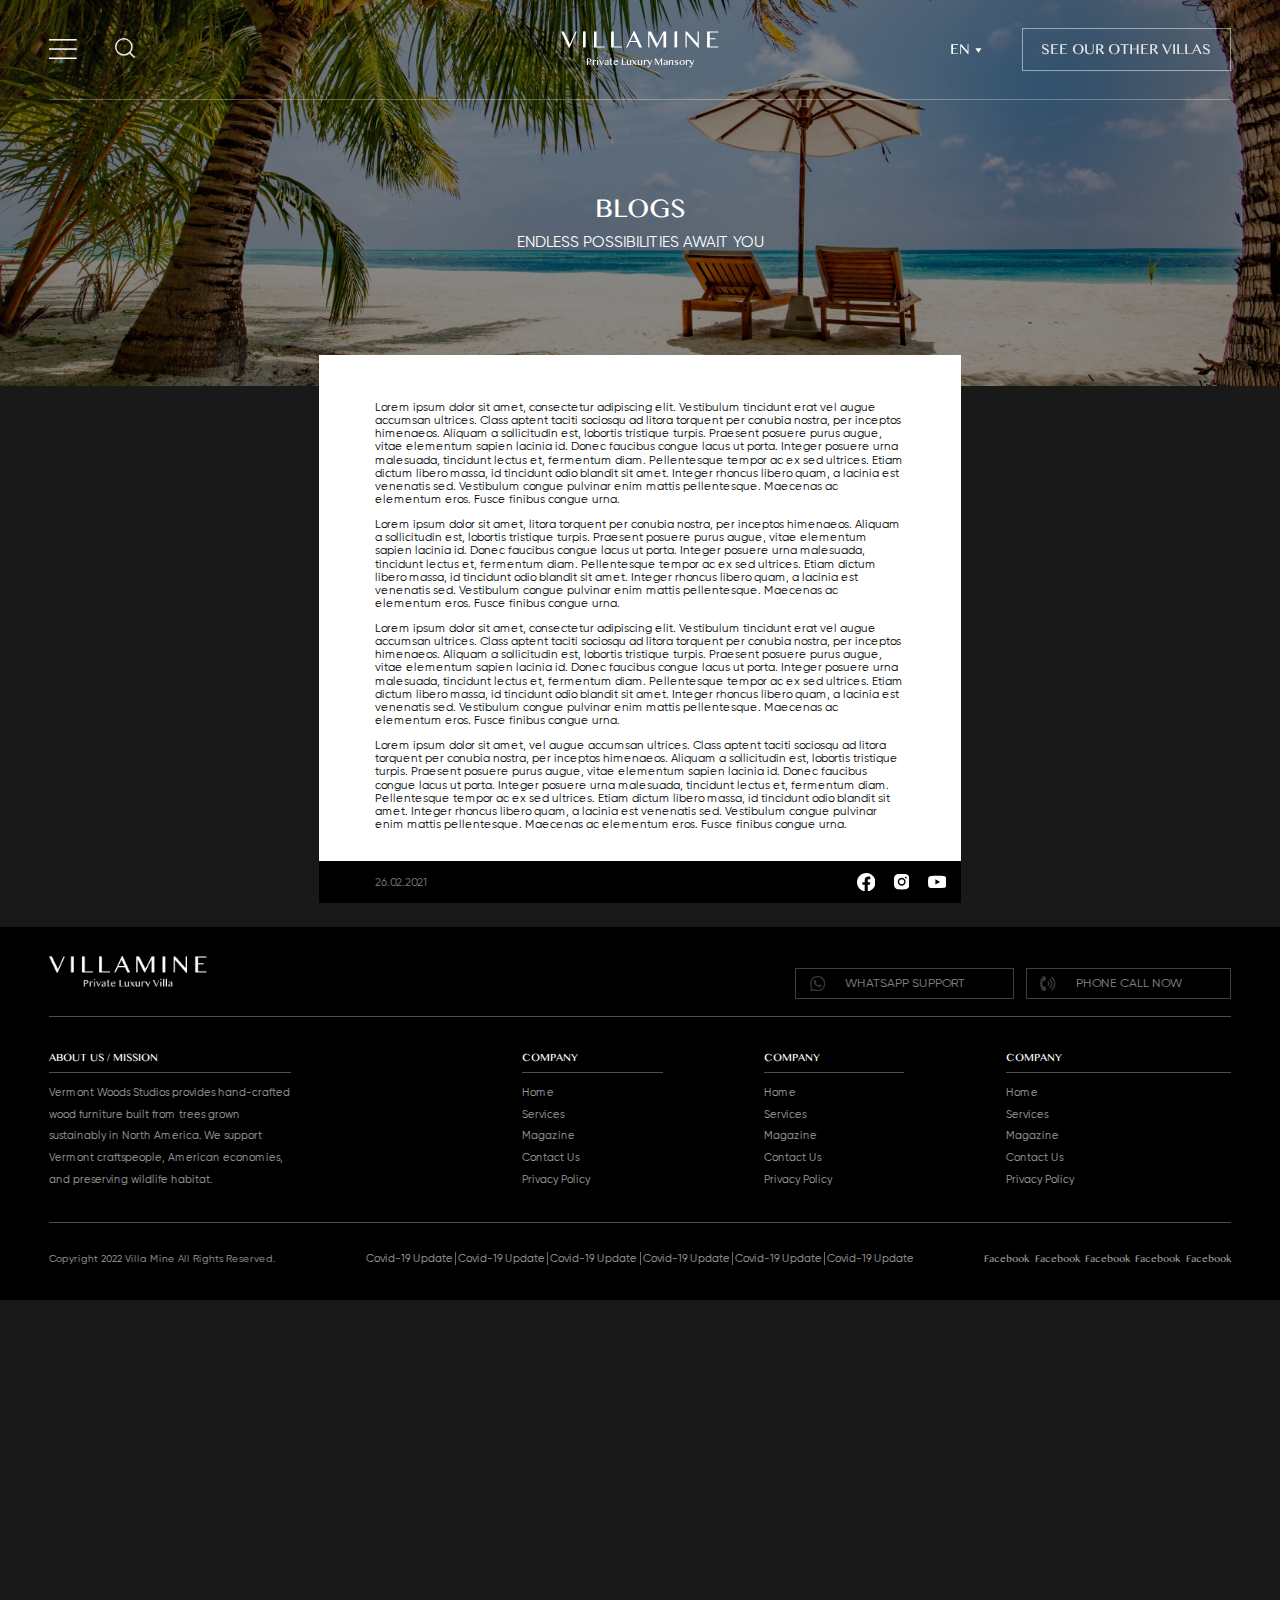
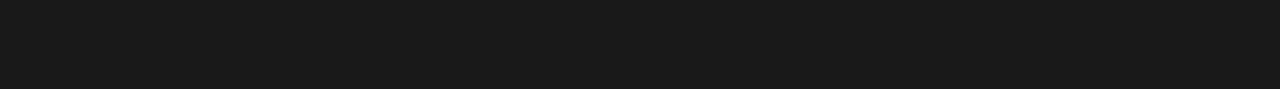
<file: blogDetay.html>
﻿
<!DOCTYPE html>
<html lang="tr">
<head>
    <title>Villamine</title>

    <meta charset="utf-8" />
    <meta name="viewport" content="width=device-width, initial-scale=1.0, maximum-scale=1.0, user-scalable=0" />
    <meta name="format-detection" content="telephone=no">
    <link rel="icon" href="favicon.ico">
    <link href="Content/favicon.ico" rel="shortcut icon" type="image/x-icon" />
    <link href="Content/Styles/Css/Base.css" rel="stylesheet" type="text/css" />

</head>
<body class="tranparent-header home-page">

    <div id="page-wrapper">
        <div id="content-wrapper">

            <header class="comp-header-01">
                <div class="c-wrapper">

                    <section id="activity-container">

                        <a href="javascript:void(0);"
                           onclick='Feux.Modal.Actions.show({
                                 sender: this,
                                 contentId: "f-menu",
                                 type: "mdl",
                                 size: "lg",
                                 dir: ["fade","f-menu","is-menu"],
                                 menu:true,
                             });'
                           class="c-item-02">

                            <svg class="desk-hamb" width="36" height="26" viewBox="0 0 36 26" fill="none" xmlns="http://www.w3.org/2000/svg">
                                <rect width="36" height="2" fill="white" />
                                <rect y="12" width="36" height="2" fill="white" />
                                <rect y="24" width="36" height="2" fill="white" />
                            </svg>

                            <svg class="mobile-hamb" width="28" height="20" viewBox="0 0 28 20" fill="none" xmlns="http://www.w3.org/2000/svg">
                                <rect width="27.6923" height="1.53846" fill="white" />
                                <rect y="9.23096" width="27.6923" height="1.53846" fill="white" />
                                <rect y="18.4614" width="27.6923" height="1.53846" fill="white" />
                            </svg>


                        </a>
                        <a class="close-btn-hmb" href="#" onclick="Feux.Modal.Actions.closeClick({ ev: event, sender: this, menu:true });">
                            Back
                        </a>
                        <div class="c-item-03">
                            <input type="text" placeholder="Villa Name Search..." class="c-item-03-A" />
                            <a href="javascript:void(0);" class="search-btn-js">
                                <svg width="27" height="27" viewBox="0 0 27 27" fill="none" xmlns="http://www.w3.org/2000/svg">
                                    <rect x="19.292" y="17.8782" width="9.7369" height="2" transform="rotate(45 19.292 17.8782)" fill="#E5E5E5" />
                                    <circle cx="11.5" cy="11.5" r="10.5" stroke="#E5E5E5" stroke-width="2" />
                                </svg>
                            </a>
                        </div>



                    </section>


                    <a id="site-logo" href="index.html">
                        <div class="c-item-01">
                            <svg width="205" height="22" viewBox="0 0 205 22" fill="none" xmlns="http://www.w3.org/2000/svg">
                                <path d="M3.68743 0.46814L11.5448 17.0184L18.8405 0.46814H20.5041L11.0623 21.7573H10.1548L0 0.46814H3.68743Z" fill="white" />
                                <path d="M28.5344 0.46814H32.0346V21.2748H28.5344V0.46814Z" fill="white" />
                                <path d="M42.8376 0.46814H46.3378V19.928H56.8168V21.2748H42.8376V0.46814V0.46814Z" fill="white" />
                                <path d="M65.0774 0.46814H68.5776V19.928H79.0565V21.2748H65.0774V0.46814Z" fill="white" />
                                <path d="M95.4627 0L105.25 21.2748H101.685L98.5163 14.3392H89.5858L86.3089 21.2748H84.5516L94.584 0H95.4627ZM90.2052 12.9924H97.8754L94.0943 4.75333L90.2052 12.9924V12.9924Z" fill="white" />
                                <path d="M113.281 0.46814H116.86L124.955 16.4206H125.128L133.064 0.46814H136.579V21.2748H133.064V4.22039H132.956L124.422 21.2748H123.702L115.074 4.36443H114.836V21.2748H113.281V0.46814Z" fill="white" />
                                <path d="M147.368 0.46814H150.868V21.2748H147.368V0.46814Z" fill="white" />
                                <path d="M161.671 0.46814H163.63L177.263 15.686H177.422V0.46814H178.956V21.7573H178.142L163.378 4.84697H163.255V21.2748H161.671V0.46814V0.46814Z" fill="white" />
                                <path d="M204.22 0.46814V1.81492H193.252V9.2546H200.598V10.6014H193.252V19.9208H204.22V21.2676H189.752V0.46814H204.22Z" fill="white" />
                            </svg>
                        </div>
                        <div class="c-item-02">Private Luxury Mansory</div>
                    </a>

                    <a href="javascript:void(0);" class="search-btn-js hide-for-desktop">
                        <svg width="27" height="27" viewBox="0 0 27 27" fill="none" xmlns="http://www.w3.org/2000/svg">
                            <rect x="19.292" y="17.8782" width="9.7369" height="2" transform="rotate(45 19.292 17.8782)" fill="#E5E5E5" />
                            <circle cx="11.5" cy="11.5" r="10.5" stroke="#E5E5E5" stroke-width="2" />
                        </svg>
                    </a>

                    <section id="action-container">
                        <div class="c-item-01">
                            <a href="#" class="change-language">
                                <span>
                                    EN
                                </span>
                                <svg width="20" height="20" viewBox="0 0 20 20" fill="none" xmlns="http://www.w3.org/2000/svg">
                                    <path d="M15 8L10.97 14L7 8H15Z" fill="white" />
                                </svg>
                            </a>
                            <div class="c-item-01-A change-language-container">
                                <span class="c-unit-01">EN</span>
                                <span class="c-unit-01">TR</span>
                            </div>
                        </div>
                        <a href="#" class="c-item-02">
                            SEE OUR OTHER VILLAS
                        </a>
                    </section>
                </div>
            </header>



            <main>
                <section class="section-06">
                    <div class="c-container-02">
                        <picture>
                            <source media="(max-width: 500px)" srcset="Content/Visuals/blog-list-mobile-showcase.png">
                            <source media="(min-width: 501px)" srcset="Content/Visuals/blog-list-showcase.png">
                            <img src="Content/Visuals/blog-list-showcase.png">
                        </picture>

                    </div>
                    <div class="c-container-01">
                        <div class="c-item-01">BLOGS</div>
                        <div class="c-item-02">ENDLESS POSSIBILITIES AWAIT YOU</div>
                    </div>
                </section>

                <section class="section-11">
                    <div class="c-wrapper">
                        <div class="c-container-01">
                            <div class="c-item-01">
                                <p>
                                    Lorem ipsum dolor sit amet, consectetur adipiscing elit. Vestibulum tincidunt erat vel augue accumsan ultrices. Class aptent taciti sociosqu ad litora torquent per conubia nostra, per inceptos himenaeos. Aliquam a sollicitudin est, lobortis tristique turpis. Praesent posuere purus augue, vitae elementum sapien lacinia id. Donec faucibus congue lacus ut porta. Integer posuere urna malesuada, tincidunt lectus et, fermentum diam. Pellentesque tempor ac ex sed ultrices. Etiam dictum libero massa, id tincidunt odio blandit sit amet. Integer rhoncus libero quam, a lacinia est venenatis sed. Vestibulum congue pulvinar enim mattis pellentesque. Maecenas ac elementum eros. Fusce finibus congue urna.
                                </p>
                                <p>
                                    Lorem ipsum dolor sit amet, litora torquent per conubia nostra, per inceptos himenaeos. Aliquam a sollicitudin est, lobortis tristique turpis. Praesent posuere purus augue, vitae elementum sapien lacinia id. Donec faucibus congue lacus ut porta. Integer posuere urna malesuada, tincidunt lectus et, fermentum diam. Pellentesque tempor ac ex sed ultrices. Etiam dictum libero massa, id tincidunt odio blandit sit amet. Integer rhoncus libero quam, a lacinia est venenatis sed. Vestibulum congue pulvinar enim mattis pellentesque. Maecenas ac elementum eros. Fusce finibus congue urna.
                                </p>
                                <p>
                                    Lorem ipsum dolor sit amet, consectetur adipiscing elit. Vestibulum tincidunt erat vel augue accumsan ultrices. Class aptent taciti sociosqu ad litora torquent per conubia nostra, per inceptos himenaeos. Aliquam a sollicitudin est, lobortis tristique turpis. Praesent posuere purus augue, vitae elementum sapien lacinia id. Donec faucibus congue lacus ut porta. Integer posuere urna malesuada, tincidunt lectus et, fermentum diam. Pellentesque tempor ac ex sed ultrices. Etiam dictum libero massa, id tincidunt odio blandit sit amet. Integer rhoncus libero quam, a lacinia est venenatis sed. Vestibulum congue pulvinar enim mattis pellentesque. Maecenas ac elementum eros. Fusce finibus congue urna.
                                </p>
                                <p>
                                    Lorem ipsum dolor sit amet, vel augue accumsan ultrices. Class aptent taciti sociosqu ad litora torquent per conubia nostra, per inceptos himenaeos. Aliquam a sollicitudin est, lobortis tristique turpis. Praesent posuere purus augue, vitae elementum sapien lacinia id. Donec faucibus congue lacus ut porta. Integer posuere urna malesuada, tincidunt lectus et, fermentum diam. Pellentesque tempor ac ex sed ultrices. Etiam dictum libero massa, id tincidunt odio blandit sit amet. Integer rhoncus libero quam, a lacinia est venenatis sed. Vestibulum congue pulvinar enim mattis pellentesque. Maecenas ac elementum eros. Fusce finibus congue urna.
                                </p>
                            </div>
                            <div class="c-item-02">
                                <p class="c-item-02-A">
                                    26.02.2021
                                </p>
                                <div class="c-item-02-B">
                                    <a target="_blank" href="#">
                                        <svg width="24" height="24" viewBox="0 0 24 24" fill="none" xmlns="http://www.w3.org/2000/svg">
                                            <path fill-rule="evenodd" clip-rule="evenodd" d="M0 12.067C0 18.033 4.333 22.994 10 24V15.333H7V12H10V9.333C10 6.333 11.933 4.667 14.667 4.667C15.533 4.667 16.467 4.8 17.333 4.933V8H15.8C14.333 8 14 8.733 14 9.667V12H17.2L16.667 15.333H14V24C19.667 22.994 24 18.034 24 12.067C24 5.43 18.6 0 12 0C5.4 0 0 5.43 0 12.067Z" fill="white" />
                                        </svg>
                                    </a>
                                    <a target="_blank" href="#">
                                        <svg width="20" height="20" viewBox="0 0 20 20" fill="none" xmlns="http://www.w3.org/2000/svg">
                                            <path d="M9.9975 6.66525C8.16126 6.66525 6.66274 8.16376 6.66274 10C6.66274 11.8362 8.16126 13.3348 9.9975 13.3348C11.8337 13.3348 13.3323 11.8362 13.3323 10C13.3323 8.16376 11.8337 6.66525 9.9975 6.66525ZM19.9993 10C19.9993 8.61907 20.0118 7.25064 19.9342 5.87221C19.8567 4.27113 19.4914 2.85017 18.3206 1.67938C17.1473 0.506085 15.7289 0.14334 14.1278 0.065788C12.7469 -0.0117644 11.3784 0.000744113 10 0.000744113C8.61907 0.000744113 7.25064 -0.0117644 5.87221 0.065788C4.27113 0.14334 2.85017 0.508587 1.67938 1.67938C0.506086 2.85267 0.14334 4.27113 0.065788 5.87221C-0.0117644 7.25314 0.000744113 8.62157 0.000744113 10C0.000744113 11.3784 -0.0117644 12.7494 0.065788 14.1278C0.14334 15.7289 0.508587 17.1498 1.67938 18.3206C2.85267 19.4939 4.27113 19.8567 5.87221 19.9342C7.25314 20.0118 8.62157 19.9993 10 19.9993C11.3809 19.9993 12.7494 20.0118 14.1278 19.9342C15.7289 19.8567 17.1498 19.4914 18.3206 18.3206C19.4939 17.1473 19.8567 15.7289 19.9342 14.1278C20.0143 12.7494 19.9993 11.3809 19.9993 10ZM9.9975 15.131C7.15808 15.131 4.86653 12.8394 4.86653 10C4.86653 7.16058 7.15808 4.86903 9.9975 4.86903C12.8369 4.86903 15.1285 7.16058 15.1285 10C15.1285 12.8394 12.8369 15.131 9.9975 15.131ZM15.3386 5.8572C14.6757 5.8572 14.1403 5.32184 14.1403 4.65889C14.1403 3.99594 14.6757 3.46058 15.3386 3.46058C16.0016 3.46058 16.5369 3.99594 16.5369 4.65889C16.5371 4.81631 16.5063 4.97222 16.4461 5.1177C16.386 5.26317 16.2977 5.39535 16.1864 5.50666C16.0751 5.61798 15.9429 5.70624 15.7974 5.76639C15.6519 5.82654 15.496 5.8574 15.3386 5.8572Z" fill="white" />
                                        </svg>
                                    </a>
                                    <a target="_blank" href="#">
                                        <svg width="24" height="18" viewBox="0 0 24 18" fill="none" xmlns="http://www.w3.org/2000/svg">
                                            <path d="M23.4996 3.50701C23.3637 3.02225 23.099 2.58336 22.7336 2.23702C22.3579 1.88002 21.8974 1.62465 21.3956 1.49501C19.5176 1.00001 11.9936 1.00002 11.9936 1.00002C8.85697 0.964328 5.72107 1.12129 2.60364 1.47001C2.10183 1.60923 1.6422 1.8703 1.26564 2.23002C0.895641 2.58602 0.627641 3.02502 0.487641 3.50602C0.151334 5.31776 -0.0120674 7.15736 -0.000359379 9.00002C-0.0123594 10.841 0.150641 12.68 0.487641 14.494C0.624641 14.973 0.891641 15.41 1.26264 15.763C1.63364 16.116 2.09564 16.371 2.60364 16.506C4.50664 17 11.9936 17 11.9936 17C15.1343 17.0358 18.2742 16.8788 21.3956 16.53C21.8974 16.4004 22.3579 16.145 22.7336 15.788C23.0989 15.4417 23.3633 15.0028 23.4986 14.518C23.8437 12.707 24.0115 10.8666 23.9996 9.02302C24.0256 7.17162 23.858 5.32258 23.4996 3.50602V3.50701ZM9.60164 12.424V5.57701L15.8616 9.00102L9.60164 12.424Z" fill="white" />
                                        </svg>
                                    </a>
                                </div>
                            </div>
                        </div>
                    </div>
                </section>


            </main>

            <footer class="comp-footer-01">
                <div class="c-wrapper">
                    <div class="c-column-01">
                        <div class="c-container-01">
                            <img src="Content/Visuals/footerlogo.png">
                        </div>
                        <div class="c-container-02">
                            <a href="#">
                                <svg width="20" height="20" viewBox="0 0 20 20" fill="none" xmlns="http://www.w3.org/2000/svg">
                                    <path d="M17.0012 2.90755C16.0843 1.98215 14.9924 1.24849 13.7891 0.749316C12.5858 0.250143 11.2952 -0.00455533 9.99247 6.1663e-05C4.53374 6.1663e-05 0.0849997 4.44755 0.0799998 9.90753C0.0799998 11.6563 0.537498 13.3575 1.40125 14.8638L0 20L5.25498 18.6225C6.70873 19.4136 8.33739 19.8283 9.99247 19.8288H9.99747C15.4575 19.8288 19.9049 15.3813 19.9099 9.91628C19.9112 8.61384 19.6547 7.32402 19.1553 6.12114C18.6558 4.91826 17.9233 3.82609 16.9999 2.90755H17.0012ZM9.99247 18.1513C8.51622 18.1518 7.06711 17.7545 5.79748 17.0013L5.49748 16.8213L2.37999 17.6388L3.21249 14.5975L3.01749 14.2838C2.19225 12.9717 1.7558 11.4526 1.75874 9.90253C1.75874 5.37005 5.45498 1.67256 9.99747 1.67256C11.0796 1.67062 12.1515 1.8829 13.1512 2.29717C14.151 2.71144 15.0588 3.3195 15.8225 4.0863C16.5887 4.85011 17.1962 5.75808 17.6099 6.75783C18.0235 7.75758 18.2351 8.82934 18.2324 9.91128C18.2274 14.46 14.5312 18.1513 9.99247 18.1513ZM14.5112 11.9838C14.265 11.86 13.0487 11.2613 12.82 11.1763C12.5925 11.095 12.4262 11.0525 12.2637 11.3C12.0975 11.5463 11.6225 12.1075 11.48 12.2688C11.3375 12.435 11.19 12.4538 10.9425 12.3313C10.6962 12.2063 9.89747 11.9463 8.95247 11.1C8.21498 10.4438 7.72123 9.63128 7.57373 9.38503C7.43123 9.13753 7.55998 9.00503 7.68373 8.88128C7.79248 8.77129 7.92998 8.59128 8.05373 8.44879C8.17873 8.30629 8.21997 8.20129 8.30122 8.03629C8.38247 7.86879 8.34372 7.72629 8.28247 7.60254C8.21997 7.47879 7.72623 6.25754 7.51748 5.76504C7.31748 5.2788 7.11373 5.34629 6.96123 5.34004C6.81873 5.3313 6.65248 5.3313 6.48623 5.3313C6.36069 5.33442 6.23714 5.36345 6.12335 5.41658C6.00956 5.46972 5.90798 5.54579 5.82498 5.64004C5.59748 5.88754 4.96124 6.48629 4.96124 7.70754C4.96124 8.92878 5.84873 10.1025 5.97373 10.2688C6.09623 10.435 7.71623 12.9338 10.2025 14.0088C10.79 14.265 11.2525 14.4163 11.6137 14.5313C12.2075 14.7213 12.7437 14.6925 13.1712 14.6313C13.6462 14.5588 14.635 14.0313 14.8437 13.4525C15.0487 12.8725 15.0487 12.3775 14.9862 12.2738C14.925 12.1688 14.7587 12.1075 14.5112 11.9838Z" fill="#707070" />
                                </svg>
                                WHATSAPP SUPPORT
                            </a>
                            <a href="#">
                                <svg width="20" height="20" viewBox="0 0 20 20" fill="none" xmlns="http://www.w3.org/2000/svg">
                                    <path d="M11.1178 7.10563C10.7162 6.77968 10.1252 6.83707 9.79943 7.23868C9.46935 7.64079 9.52794 8.23065 9.93029 8.55878C10.3721 8.92011 10.626 9.44512 10.626 9.99904C10.626 10.5533 10.3721 11.078 9.93029 11.4393C9.52872 11.7677 9.47013 12.3584 9.79846 12.7588C9.98279 12.9859 10.2524 13.1031 10.5235 13.1031C10.7322 13.1031 10.9434 13.0335 11.1168 12.8919C11.9969 12.1716 12.5012 11.1184 12.5012 9.99927C12.5012 8.88011 11.9967 7.8283 11.1178 7.10563ZM13.4811 4.1837C13.0819 3.85776 12.4913 3.91389 12.1616 4.31429C11.8332 4.71469 11.8918 5.30532 12.2922 5.63385C13.6157 6.71902 14.3747 8.29717 14.3747 9.96595C14.3747 11.6347 13.6153 13.2117 12.2922 14.2981C11.8918 14.6264 11.8332 15.2172 12.1616 15.6176C12.2494 15.7249 12.3601 15.8114 12.4855 15.8707C12.6109 15.9301 12.7479 15.9608 12.8866 15.9606C13.0966 15.9606 13.3065 15.891 13.4811 15.7482C15.2429 14.3401 16.2507 12.2307 16.2507 9.96505C16.2507 7.69939 15.2429 5.66029 13.4811 4.1837ZM15.8757 1.29498C15.4765 0.969041 14.8858 1.02642 14.5562 1.42561C14.2278 1.82601 14.2864 2.41664 14.6868 2.74516C16.8718 4.53527 18.1257 7.17985 18.1257 9.96505C18.1257 12.7503 16.8722 15.43 14.6858 17.2191C14.2854 17.5474 14.2269 18.1382 14.5552 18.5386C14.6431 18.646 14.7537 18.7324 14.8791 18.7918C15.0045 18.8511 15.1415 18.8818 15.2802 18.8816C15.4902 18.8816 15.7002 18.8121 15.8748 18.6692C18.4968 16.555 20.0008 13.3831 20.0008 9.96505C20.0008 6.54703 18.4968 3.44346 15.8757 1.29498ZM5.9107 6.82047C6.29351 6.85953 6.72321 6.62124 6.87555 6.23452L8.19394 2.93837C8.35995 2.51375 8.16854 1.99617 7.82088 1.79148L5.18529 0.144183C4.81302 -0.0893758 4.33254 -0.0349217 4.02004 0.276607C-1.34021 5.63685 -1.33982 14.3636 4.02004 19.723C4.33184 20.0349 4.80989 20.0894 5.18217 19.8559L7.81815 18.2078C8.19999 17.9694 8.36113 17.4863 8.19308 17.0633L6.87555 13.7698C6.72145 13.3806 6.3232 13.1405 5.90952 13.185L3.8298 13.3926C3.08213 11.1994 3.08213 8.80488 3.83097 6.61343L5.9107 6.82047Z" fill="#707070" />
                                </svg>
                                PHONE CALL NOW
                            </a>
                        </div>
                    </div>
                    <div class="c-column-02">
                        <div class="c-item-01">
                            <div class="c-item-01-A">
                                <h6 class="c-unit-01">ABOUT US / MISSION</h6>
                                <a href="#" class="c-unit-02">Vermont Woods Studios provides hand-crafted wood furniture built from trees grown sustainably in North America. We support Vermont craftspeople, American economies, and preserving wildlife habitat. </a>
                            </div>
                        </div>
                        <div class="c-item-02">
                            <div class="c-item-01-A">
                                <h6 class="c-unit-01">COMPANY</h6>
                                <a href="#" class="c-unit-02">Home</a>
                                <a href="#" class="c-unit-02">Services</a>
                                <a href="#" class="c-unit-02">Magazine</a>
                                <a href="#" class="c-unit-02">Contact Us</a>
                                <a href="#" class="c-unit-02">Privacy Policy</a>
                            </div>
                            <div class="c-item-01-A">
                                <h6 class="c-unit-01">COMPANY</h6>
                                <a href="#" class="c-unit-02">Home</a>
                                <a href="#" class="c-unit-02">Services</a>
                                <a href="#" class="c-unit-02">Magazine</a>
                                <a href="#" class="c-unit-02">Contact Us</a>
                                <a href="#" class="c-unit-02">Privacy Policy</a>
                            </div>
                            <div class="c-item-01-A">
                                <h6 class="c-unit-01">COMPANY</h6>
                                <a href="#" class="c-unit-02">Home</a>
                                <a href="#" class="c-unit-02">Services</a>
                                <a href="#" class="c-unit-02">Magazine</a>
                                <a href="#" class="c-unit-02">Contact Us</a>
                                <a href="#" class="c-unit-02">Privacy Policy</a>
                            </div>
                        </div>
                    </div>
                    <div class="c-column-03">
                        <div class="c-item-01">
                            Copyright 2022 Villa Mine All Rights Reserved.
                        </div>
                        <div class="c-item-02">
                            <a href="#" class="c-unit-01">Covid-19 Update</a>
                            <a href="#" class="c-unit-01">Covid-19 Update</a>
                            <a href="#" class="c-unit-01">Covid-19 Update</a>
                            <a href="#" class="c-unit-01">Covid-19 Update</a>
                            <a href="#" class="c-unit-01">Covid-19 Update</a>
                            <a href="#" class="c-unit-01">Covid-19 Update</a>
                        </div>
                        <div class="c-item-03">
                            <a href="#" class="c-unit-01">Facebook</a>
                            <a href="#" class="c-unit-01">Facebook</a>
                            <a href="#" class="c-unit-01">Facebook</a>
                            <a href="#" class="c-unit-01">Facebook</a>
                            <a href="#" class="c-unit-01">Facebook</a>
                        </div>
                    </div>
                </div>
            </footer>
        </div>

        <section id="modal-wrapper">
            <div id="modal-content">
                <div id="modal-header"></div>
                <div id="modal-body"></div>
                <div id="modal-footer"></div>
                <a id="modal-close" href="javascript:void(0);" onclick="Feux.Modal.Actions.closeClick({ ev: event, sender: this });">

                </a>
            </div>
        </section>


        <section id="f-menu" data-modal-section="content">
            <div data-modal-section="header" class="menu-header">

            </div>



            <div data-modal-section="body" class="menu-body">
                <div class="c-wrapper">

                    <div class="c-column-01">
                        <nav>
                            <ul class="lvl-01-container">
                                <li class="lvl-01"><a href="#">Villa</a></li>
                                <li class="lvl-01"><a href="#">About Us</a></li>
                                <li class="lvl-01">
                                    <a href="#">Categories</a>
                                    <ul class="lvl-02-container">
                                        <li class="lvl-02">
                                            <a href="#">
                                                Fethiye
                                                <span>
                                                    <svg width="25" height="25" viewBox="0 0 25 25" fill="none" xmlns="http://www.w3.org/2000/svg">
                                                        <path d="M25 12.5C25 5.60735 19.3927 0 12.5 0C5.60735 0 0 5.60735 0 12.5C0.00230755 19.395 5.60965 25 12.5 25C12.5035 25 12.5058 25 12.5092 25C19.3973 24.9954 25 19.3892 25 12.5ZM20.9214 18.5689C21.0737 18.2216 21.1787 17.8627 21.2422 17.497C20.9699 17.5431 20.6895 17.5685 20.4045 17.5697C20.3514 17.7993 20.2776 18.0243 20.1818 18.2458C19.9326 18.8158 19.8911 19.4457 20.0365 20.0318C19.8172 19.9776 19.5899 19.9499 19.358 19.9499C18.9715 19.9499 18.5977 20.0272 18.2458 20.1818C17.752 20.3976 17.2339 20.5072 16.7055 20.5072C14.6091 20.5072 12.9038 18.8019 12.9038 16.7055C12.9038 16.4067 12.9396 16.1159 13.0054 15.8356C13.1092 16.0744 13.258 16.2994 13.453 16.4944C13.6342 16.6755 13.8326 16.8174 14.0414 16.9143C15.3175 17.5097 16.1494 18.6773 16.2809 20.0168C16.4205 20.0353 16.5624 20.0445 16.7067 20.0445C16.8359 20.0445 16.9628 20.0365 17.0909 20.0215C16.9547 18.3808 15.9256 16.8993 14.3841 16.1817C14.2607 16.124 14.1407 16.0375 14.0264 15.9221C13.5026 15.3983 13.5026 14.5456 14.0264 14.023C14.5503 13.4992 15.4017 13.4992 15.9256 14.023C16.0398 14.1372 16.1275 14.2584 16.1852 14.3807C16.957 16.0375 18.6092 17.1082 20.393 17.1082C21.7244 17.1082 22.9255 16.5405 23.7678 15.6348C23.2613 17.4508 22.3256 19.0892 21.0783 20.4357C20.7264 19.8819 20.6583 19.1769 20.9249 18.5689H20.9214ZM7.42916 20.4045C7.19956 20.3514 6.97457 20.2776 6.75305 20.1818C6.18308 19.9326 5.55312 19.8911 4.967 20.0365C5.02123 19.8172 5.04892 19.5899 5.04892 19.358C5.04892 18.9715 4.97046 18.5977 4.81701 18.2458C4.60126 17.752 4.49165 17.2339 4.49165 16.7055C4.49165 14.6091 6.19693 12.9038 8.29334 12.9038C8.59216 12.9038 8.88292 12.9396 9.16213 13.0054C8.9233 13.1092 8.69831 13.258 8.50332 13.453C8.32218 13.6342 8.18027 13.8326 8.08335 14.0414C7.488 15.3187 6.32038 16.1494 4.98085 16.2809C4.96354 16.4205 4.95316 16.5624 4.95316 16.7055C4.95316 16.8347 4.96123 16.9628 4.97623 17.0897C6.6169 16.9536 8.09719 15.9244 8.816 14.383C8.87368 14.2595 8.96022 14.1395 9.0756 14.0253C9.59941 13.5015 10.4509 13.5015 10.9747 14.0253C11.4985 14.5491 11.4985 15.4006 10.9747 15.9244C10.8605 16.0386 10.7393 16.1263 10.617 16.184C8.96022 16.9559 7.88951 18.6081 7.88951 20.3918C7.88951 21.7233 8.45717 22.9232 9.36289 23.7655C7.54684 23.259 5.90733 22.3244 4.56087 21.0772C5.11469 20.7241 5.8208 20.656 6.42999 20.9226C6.77728 21.0749 7.1361 21.1798 7.50185 21.2433C7.45569 20.971 7.43031 20.6906 7.42916 20.4057V20.4045ZM4.0786 6.42999C3.9263 6.77728 3.8213 7.1361 3.75785 7.50185C4.03014 7.45569 4.3105 7.43031 4.59549 7.42916C4.64856 7.19956 4.7224 6.97342 4.81816 6.75305C5.06738 6.18308 5.10892 5.55312 4.96354 4.967C5.18276 5.02123 5.41005 5.04892 5.64196 5.04892C6.02848 5.04892 6.4023 4.97162 6.7542 4.81701C7.24802 4.60126 7.76606 4.49165 8.29449 4.49165C10.3909 4.49165 12.0962 6.19693 12.0962 8.29334C12.0962 8.59216 12.0604 8.88291 11.9946 9.16328C11.8908 8.92445 11.742 8.69946 11.547 8.50448C11.3658 8.32333 11.1674 8.18142 10.9586 8.0845C9.68133 7.48915 8.85061 6.32153 8.71908 4.982C8.57947 4.96354 8.43871 4.95431 8.29449 4.95431C8.16527 4.95431 8.03835 4.96239 7.91028 4.97739C8.04643 6.61805 9.07559 8.0995 10.617 8.81715C10.7405 8.87484 10.8605 8.96137 10.9747 9.07675C11.4985 9.60056 11.4985 10.4532 10.9747 10.9759C10.4509 11.4997 9.59941 11.4997 9.0756 10.9759C8.96137 10.8616 8.87368 10.7405 8.816 10.617C8.04412 8.96022 6.39191 7.88951 4.60702 7.88951C3.27557 7.88951 2.07564 8.45717 1.23339 9.36289C1.73989 7.54684 2.67445 5.90733 3.92168 4.56087C4.27474 5.11469 4.34281 5.8208 4.07629 6.42884L4.0786 6.42999ZM10.1775 12.4988C11.2066 12.0362 12.0373 11.2066 12.5 10.1763C12.9627 11.2066 13.7922 12.0362 14.8225 12.4988C13.7922 12.9615 12.9627 13.7911 12.5 14.8214C12.0373 13.7922 11.2078 12.9615 10.1775 12.4988ZM18.5885 12.4988C20.1934 11.7777 21.3148 10.1648 21.3148 8.29334C21.3148 7.65299 21.1833 7.02534 20.9226 6.42884C20.8141 6.17962 20.7587 5.91425 20.7587 5.64081C20.7587 5.25314 20.8706 4.88162 21.076 4.56203C22.3221 5.90733 23.2555 7.54338 23.762 9.35712C23.7251 9.31789 23.6893 9.27751 23.6512 9.23943C23.117 8.70523 22.4732 8.32103 21.7729 8.10296C21.7752 8.16642 21.7775 8.22988 21.7775 8.29334C21.7775 8.51371 21.7625 8.72946 21.7348 8.94291C22.2332 9.13098 22.6924 9.42288 23.0801 9.81055C23.7978 10.5282 24.1935 11.4835 24.1935 12.4988C24.1935 14.5953 22.4882 16.3005 20.3918 16.3005C18.8977 16.3005 17.5651 15.4341 16.9155 14.0403C16.8186 13.8315 16.6767 13.6342 16.4955 13.4519C16.3005 13.2569 16.0755 13.1092 15.8367 13.0042C16.1159 12.9384 16.4078 12.9027 16.7067 12.9027C18.5042 12.9027 20.0145 14.158 20.4068 15.8379C20.6837 15.8379 20.9526 15.801 21.2098 15.7352C20.8983 14.2884 19.9072 13.0919 18.5885 12.4977V12.4988ZM20.4368 3.92399C19.8842 4.27589 19.1781 4.34396 18.57 4.07744C18.2227 3.92514 17.8639 3.82015 17.4982 3.75669C17.5443 4.02898 17.5697 4.30935 17.5708 4.59433C17.8004 4.64741 18.0266 4.72125 18.247 4.81701C18.8169 5.06623 19.4469 5.10776 20.033 4.96239C19.9788 5.1816 19.9511 5.4089 19.9511 5.64081C19.9511 6.02732 20.0295 6.40114 20.183 6.75305C20.3987 7.24686 20.5084 7.76491 20.5084 8.29334C20.5084 10.3897 18.8031 12.095 16.7067 12.095C16.4078 12.095 16.1171 12.0593 15.8367 11.9935C16.0755 11.8897 16.3005 11.742 16.4955 11.5458C16.6767 11.3647 16.8186 11.1662 16.9155 10.9574C17.5108 9.68017 18.6785 8.84945 20.018 8.71793C20.0353 8.57832 20.0457 8.4364 20.0457 8.29334C20.0457 8.16411 20.0376 8.03604 20.0226 7.90913C18.3819 8.04527 16.9017 9.07444 16.1828 10.6159C16.1252 10.7393 16.0386 10.8593 15.9233 10.9736C15.3994 11.4974 14.5468 11.4974 14.0241 10.9736C13.5003 10.4497 13.5003 9.59826 14.0241 9.07444C14.1384 8.96022 14.2595 8.87253 14.383 8.81484C16.0398 8.04297 17.1105 6.39076 17.1105 4.60702C17.1105 3.27672 16.5428 2.0768 15.6383 1.23454C17.4532 1.74105 19.0915 2.6756 20.4368 3.92168V3.92399ZM8.29564 3.22365C8.51602 3.22365 8.73177 3.23865 8.94522 3.26634C9.13328 2.76791 9.42519 2.3087 9.81286 1.92104C10.5305 1.20339 11.4858 0.807643 12.5012 0.807643C14.5976 0.807643 16.3028 2.51292 16.3028 4.60933C16.3028 6.10347 15.4364 7.43608 14.0426 8.08566C13.8338 8.18257 13.6353 8.32449 13.4542 8.50563C13.2592 8.70062 13.1115 8.9256 13.0065 9.16444C12.9407 8.88522 12.905 8.59447 12.905 8.29449C12.905 6.49691 14.1603 4.98662 15.8402 4.59318C15.839 4.31627 15.8033 4.04744 15.7375 3.79015C14.2907 4.10052 13.0942 5.09276 12.5 6.41153C11.7789 4.80663 10.1659 3.68516 8.29449 3.68516C7.65414 3.68516 7.02649 3.81669 6.42999 4.07744C6.18077 4.1859 5.91541 4.24128 5.64196 4.24128C5.25314 4.24128 4.88162 4.12936 4.56087 3.92284C5.90617 2.67676 7.54454 1.7422 9.35942 1.23569C9.31904 1.27261 9.27981 1.31069 9.24058 1.34876C8.70639 1.88296 8.32218 2.52677 8.10296 3.22711C8.16642 3.2248 8.22988 3.22249 8.29334 3.22249L8.29564 3.22365ZM3.22365 16.7055C3.22365 16.4851 3.23865 16.2694 3.26634 16.0559C2.76791 15.8679 2.3087 15.576 1.92104 15.1883C1.20454 14.4718 0.808796 13.5188 0.807643 12.5046C0.807643 10.4036 2.51292 8.69831 4.60933 8.69831C6.10462 8.69831 7.43608 9.5648 8.08566 10.9586C8.18257 11.1674 8.32449 11.3647 8.50563 11.547C8.70062 11.742 8.9256 11.8897 9.16444 11.9946C8.88522 12.0604 8.59447 12.0962 8.29449 12.0962C6.49575 12.0962 4.98662 10.8409 4.59318 9.16097C4.31627 9.16213 4.04744 9.1979 3.79015 9.26366C4.10052 10.7105 5.09276 11.907 6.41153 12.5012C4.80663 13.2223 3.68516 14.8352 3.68516 16.7067C3.68516 17.347 3.81669 17.9747 4.07744 18.5712C4.1859 18.8204 4.24128 19.0857 4.24128 19.3592C4.24128 19.748 4.12936 20.1195 3.92284 20.4391C2.67676 19.0938 1.7422 17.4555 1.23569 15.6406C1.27261 15.681 1.31069 15.7213 1.34876 15.7594C1.88296 16.2936 2.52561 16.6778 3.22711 16.8959C3.2248 16.8324 3.22249 16.769 3.22249 16.7055H3.22365ZM16.7055 21.7764C16.4851 21.7764 16.2682 21.7614 16.0559 21.7337C15.8679 22.2321 15.576 22.6913 15.1883 23.079C14.4949 23.7724 13.7888 24.1924 12.5 24.1924C10.4036 24.1924 8.69831 22.4871 8.69831 20.3907C8.69831 18.8954 9.5648 17.5639 10.9586 16.9143C11.1674 16.8174 11.3647 16.6755 11.547 16.4944C11.742 16.2994 11.8897 16.0744 11.9946 15.8356C12.0604 16.1148 12.0962 16.4055 12.0962 16.7055C12.0962 18.5042 10.8409 20.0134 9.16097 20.4068C9.16213 20.6837 9.1979 20.9526 9.26366 21.2098C10.7105 20.8995 11.907 19.9072 12.5012 18.5885C13.2223 20.1934 14.8352 21.3148 16.7067 21.3148C17.347 21.3148 17.9747 21.1833 18.57 20.9226C18.8192 20.8141 19.0846 20.7587 19.358 20.7587C19.7457 20.7587 20.1172 20.8706 20.4368 21.076C19.0915 22.3221 17.4555 23.2566 15.6417 23.7632C15.681 23.7262 15.7213 23.6893 15.7594 23.6512C16.2936 23.117 16.6778 22.4744 16.8959 21.7729C16.8324 21.7752 16.769 21.7775 16.7055 21.7775V21.7764Z" fill="white" fill-opacity="0.47" />
                                                    </svg>
                                                </span>
                                            </a>
                                        </li>
                                        <li class="lvl-02">
                                            <a href="#">
                                                Fethiye
                                                <span>
                                                    <svg width="25" height="25" viewBox="0 0 25 25" fill="none" xmlns="http://www.w3.org/2000/svg">
                                                        <path d="M25 12.5C25 5.60735 19.3927 0 12.5 0C5.60735 0 0 5.60735 0 12.5C0.00230755 19.395 5.60965 25 12.5 25C12.5035 25 12.5058 25 12.5092 25C19.3973 24.9954 25 19.3892 25 12.5ZM20.9214 18.5689C21.0737 18.2216 21.1787 17.8627 21.2422 17.497C20.9699 17.5431 20.6895 17.5685 20.4045 17.5697C20.3514 17.7993 20.2776 18.0243 20.1818 18.2458C19.9326 18.8158 19.8911 19.4457 20.0365 20.0318C19.8172 19.9776 19.5899 19.9499 19.358 19.9499C18.9715 19.9499 18.5977 20.0272 18.2458 20.1818C17.752 20.3976 17.2339 20.5072 16.7055 20.5072C14.6091 20.5072 12.9038 18.8019 12.9038 16.7055C12.9038 16.4067 12.9396 16.1159 13.0054 15.8356C13.1092 16.0744 13.258 16.2994 13.453 16.4944C13.6342 16.6755 13.8326 16.8174 14.0414 16.9143C15.3175 17.5097 16.1494 18.6773 16.2809 20.0168C16.4205 20.0353 16.5624 20.0445 16.7067 20.0445C16.8359 20.0445 16.9628 20.0365 17.0909 20.0215C16.9547 18.3808 15.9256 16.8993 14.3841 16.1817C14.2607 16.124 14.1407 16.0375 14.0264 15.9221C13.5026 15.3983 13.5026 14.5456 14.0264 14.023C14.5503 13.4992 15.4017 13.4992 15.9256 14.023C16.0398 14.1372 16.1275 14.2584 16.1852 14.3807C16.957 16.0375 18.6092 17.1082 20.393 17.1082C21.7244 17.1082 22.9255 16.5405 23.7678 15.6348C23.2613 17.4508 22.3256 19.0892 21.0783 20.4357C20.7264 19.8819 20.6583 19.1769 20.9249 18.5689H20.9214ZM7.42916 20.4045C7.19956 20.3514 6.97457 20.2776 6.75305 20.1818C6.18308 19.9326 5.55312 19.8911 4.967 20.0365C5.02123 19.8172 5.04892 19.5899 5.04892 19.358C5.04892 18.9715 4.97046 18.5977 4.81701 18.2458C4.60126 17.752 4.49165 17.2339 4.49165 16.7055C4.49165 14.6091 6.19693 12.9038 8.29334 12.9038C8.59216 12.9038 8.88292 12.9396 9.16213 13.0054C8.9233 13.1092 8.69831 13.258 8.50332 13.453C8.32218 13.6342 8.18027 13.8326 8.08335 14.0414C7.488 15.3187 6.32038 16.1494 4.98085 16.2809C4.96354 16.4205 4.95316 16.5624 4.95316 16.7055C4.95316 16.8347 4.96123 16.9628 4.97623 17.0897C6.6169 16.9536 8.09719 15.9244 8.816 14.383C8.87368 14.2595 8.96022 14.1395 9.0756 14.0253C9.59941 13.5015 10.4509 13.5015 10.9747 14.0253C11.4985 14.5491 11.4985 15.4006 10.9747 15.9244C10.8605 16.0386 10.7393 16.1263 10.617 16.184C8.96022 16.9559 7.88951 18.6081 7.88951 20.3918C7.88951 21.7233 8.45717 22.9232 9.36289 23.7655C7.54684 23.259 5.90733 22.3244 4.56087 21.0772C5.11469 20.7241 5.8208 20.656 6.42999 20.9226C6.77728 21.0749 7.1361 21.1798 7.50185 21.2433C7.45569 20.971 7.43031 20.6906 7.42916 20.4057V20.4045ZM4.0786 6.42999C3.9263 6.77728 3.8213 7.1361 3.75785 7.50185C4.03014 7.45569 4.3105 7.43031 4.59549 7.42916C4.64856 7.19956 4.7224 6.97342 4.81816 6.75305C5.06738 6.18308 5.10892 5.55312 4.96354 4.967C5.18276 5.02123 5.41005 5.04892 5.64196 5.04892C6.02848 5.04892 6.4023 4.97162 6.7542 4.81701C7.24802 4.60126 7.76606 4.49165 8.29449 4.49165C10.3909 4.49165 12.0962 6.19693 12.0962 8.29334C12.0962 8.59216 12.0604 8.88291 11.9946 9.16328C11.8908 8.92445 11.742 8.69946 11.547 8.50448C11.3658 8.32333 11.1674 8.18142 10.9586 8.0845C9.68133 7.48915 8.85061 6.32153 8.71908 4.982C8.57947 4.96354 8.43871 4.95431 8.29449 4.95431C8.16527 4.95431 8.03835 4.96239 7.91028 4.97739C8.04643 6.61805 9.07559 8.0995 10.617 8.81715C10.7405 8.87484 10.8605 8.96137 10.9747 9.07675C11.4985 9.60056 11.4985 10.4532 10.9747 10.9759C10.4509 11.4997 9.59941 11.4997 9.0756 10.9759C8.96137 10.8616 8.87368 10.7405 8.816 10.617C8.04412 8.96022 6.39191 7.88951 4.60702 7.88951C3.27557 7.88951 2.07564 8.45717 1.23339 9.36289C1.73989 7.54684 2.67445 5.90733 3.92168 4.56087C4.27474 5.11469 4.34281 5.8208 4.07629 6.42884L4.0786 6.42999ZM10.1775 12.4988C11.2066 12.0362 12.0373 11.2066 12.5 10.1763C12.9627 11.2066 13.7922 12.0362 14.8225 12.4988C13.7922 12.9615 12.9627 13.7911 12.5 14.8214C12.0373 13.7922 11.2078 12.9615 10.1775 12.4988ZM18.5885 12.4988C20.1934 11.7777 21.3148 10.1648 21.3148 8.29334C21.3148 7.65299 21.1833 7.02534 20.9226 6.42884C20.8141 6.17962 20.7587 5.91425 20.7587 5.64081C20.7587 5.25314 20.8706 4.88162 21.076 4.56203C22.3221 5.90733 23.2555 7.54338 23.762 9.35712C23.7251 9.31789 23.6893 9.27751 23.6512 9.23943C23.117 8.70523 22.4732 8.32103 21.7729 8.10296C21.7752 8.16642 21.7775 8.22988 21.7775 8.29334C21.7775 8.51371 21.7625 8.72946 21.7348 8.94291C22.2332 9.13098 22.6924 9.42288 23.0801 9.81055C23.7978 10.5282 24.1935 11.4835 24.1935 12.4988C24.1935 14.5953 22.4882 16.3005 20.3918 16.3005C18.8977 16.3005 17.5651 15.4341 16.9155 14.0403C16.8186 13.8315 16.6767 13.6342 16.4955 13.4519C16.3005 13.2569 16.0755 13.1092 15.8367 13.0042C16.1159 12.9384 16.4078 12.9027 16.7067 12.9027C18.5042 12.9027 20.0145 14.158 20.4068 15.8379C20.6837 15.8379 20.9526 15.801 21.2098 15.7352C20.8983 14.2884 19.9072 13.0919 18.5885 12.4977V12.4988ZM20.4368 3.92399C19.8842 4.27589 19.1781 4.34396 18.57 4.07744C18.2227 3.92514 17.8639 3.82015 17.4982 3.75669C17.5443 4.02898 17.5697 4.30935 17.5708 4.59433C17.8004 4.64741 18.0266 4.72125 18.247 4.81701C18.8169 5.06623 19.4469 5.10776 20.033 4.96239C19.9788 5.1816 19.9511 5.4089 19.9511 5.64081C19.9511 6.02732 20.0295 6.40114 20.183 6.75305C20.3987 7.24686 20.5084 7.76491 20.5084 8.29334C20.5084 10.3897 18.8031 12.095 16.7067 12.095C16.4078 12.095 16.1171 12.0593 15.8367 11.9935C16.0755 11.8897 16.3005 11.742 16.4955 11.5458C16.6767 11.3647 16.8186 11.1662 16.9155 10.9574C17.5108 9.68017 18.6785 8.84945 20.018 8.71793C20.0353 8.57832 20.0457 8.4364 20.0457 8.29334C20.0457 8.16411 20.0376 8.03604 20.0226 7.90913C18.3819 8.04527 16.9017 9.07444 16.1828 10.6159C16.1252 10.7393 16.0386 10.8593 15.9233 10.9736C15.3994 11.4974 14.5468 11.4974 14.0241 10.9736C13.5003 10.4497 13.5003 9.59826 14.0241 9.07444C14.1384 8.96022 14.2595 8.87253 14.383 8.81484C16.0398 8.04297 17.1105 6.39076 17.1105 4.60702C17.1105 3.27672 16.5428 2.0768 15.6383 1.23454C17.4532 1.74105 19.0915 2.6756 20.4368 3.92168V3.92399ZM8.29564 3.22365C8.51602 3.22365 8.73177 3.23865 8.94522 3.26634C9.13328 2.76791 9.42519 2.3087 9.81286 1.92104C10.5305 1.20339 11.4858 0.807643 12.5012 0.807643C14.5976 0.807643 16.3028 2.51292 16.3028 4.60933C16.3028 6.10347 15.4364 7.43608 14.0426 8.08566C13.8338 8.18257 13.6353 8.32449 13.4542 8.50563C13.2592 8.70062 13.1115 8.9256 13.0065 9.16444C12.9407 8.88522 12.905 8.59447 12.905 8.29449C12.905 6.49691 14.1603 4.98662 15.8402 4.59318C15.839 4.31627 15.8033 4.04744 15.7375 3.79015C14.2907 4.10052 13.0942 5.09276 12.5 6.41153C11.7789 4.80663 10.1659 3.68516 8.29449 3.68516C7.65414 3.68516 7.02649 3.81669 6.42999 4.07744C6.18077 4.1859 5.91541 4.24128 5.64196 4.24128C5.25314 4.24128 4.88162 4.12936 4.56087 3.92284C5.90617 2.67676 7.54454 1.7422 9.35942 1.23569C9.31904 1.27261 9.27981 1.31069 9.24058 1.34876C8.70639 1.88296 8.32218 2.52677 8.10296 3.22711C8.16642 3.2248 8.22988 3.22249 8.29334 3.22249L8.29564 3.22365ZM3.22365 16.7055C3.22365 16.4851 3.23865 16.2694 3.26634 16.0559C2.76791 15.8679 2.3087 15.576 1.92104 15.1883C1.20454 14.4718 0.808796 13.5188 0.807643 12.5046C0.807643 10.4036 2.51292 8.69831 4.60933 8.69831C6.10462 8.69831 7.43608 9.5648 8.08566 10.9586C8.18257 11.1674 8.32449 11.3647 8.50563 11.547C8.70062 11.742 8.9256 11.8897 9.16444 11.9946C8.88522 12.0604 8.59447 12.0962 8.29449 12.0962C6.49575 12.0962 4.98662 10.8409 4.59318 9.16097C4.31627 9.16213 4.04744 9.1979 3.79015 9.26366C4.10052 10.7105 5.09276 11.907 6.41153 12.5012C4.80663 13.2223 3.68516 14.8352 3.68516 16.7067C3.68516 17.347 3.81669 17.9747 4.07744 18.5712C4.1859 18.8204 4.24128 19.0857 4.24128 19.3592C4.24128 19.748 4.12936 20.1195 3.92284 20.4391C2.67676 19.0938 1.7422 17.4555 1.23569 15.6406C1.27261 15.681 1.31069 15.7213 1.34876 15.7594C1.88296 16.2936 2.52561 16.6778 3.22711 16.8959C3.2248 16.8324 3.22249 16.769 3.22249 16.7055H3.22365ZM16.7055 21.7764C16.4851 21.7764 16.2682 21.7614 16.0559 21.7337C15.8679 22.2321 15.576 22.6913 15.1883 23.079C14.4949 23.7724 13.7888 24.1924 12.5 24.1924C10.4036 24.1924 8.69831 22.4871 8.69831 20.3907C8.69831 18.8954 9.5648 17.5639 10.9586 16.9143C11.1674 16.8174 11.3647 16.6755 11.547 16.4944C11.742 16.2994 11.8897 16.0744 11.9946 15.8356C12.0604 16.1148 12.0962 16.4055 12.0962 16.7055C12.0962 18.5042 10.8409 20.0134 9.16097 20.4068C9.16213 20.6837 9.1979 20.9526 9.26366 21.2098C10.7105 20.8995 11.907 19.9072 12.5012 18.5885C13.2223 20.1934 14.8352 21.3148 16.7067 21.3148C17.347 21.3148 17.9747 21.1833 18.57 20.9226C18.8192 20.8141 19.0846 20.7587 19.358 20.7587C19.7457 20.7587 20.1172 20.8706 20.4368 21.076C19.0915 22.3221 17.4555 23.2566 15.6417 23.7632C15.681 23.7262 15.7213 23.6893 15.7594 23.6512C16.2936 23.117 16.6778 22.4744 16.8959 21.7729C16.8324 21.7752 16.769 21.7775 16.7055 21.7775V21.7764Z" fill="white" fill-opacity="0.47" />
                                                    </svg>
                                                </span>
                                            </a>
                                        </li>
                                        <li class="lvl-02">
                                            <a href="#">
                                                Fethiye
                                                <span>
                                                    <svg width="25" height="25" viewBox="0 0 25 25" fill="none" xmlns="http://www.w3.org/2000/svg">
                                                        <path d="M25 12.5C25 5.60735 19.3927 0 12.5 0C5.60735 0 0 5.60735 0 12.5C0.00230755 19.395 5.60965 25 12.5 25C12.5035 25 12.5058 25 12.5092 25C19.3973 24.9954 25 19.3892 25 12.5ZM20.9214 18.5689C21.0737 18.2216 21.1787 17.8627 21.2422 17.497C20.9699 17.5431 20.6895 17.5685 20.4045 17.5697C20.3514 17.7993 20.2776 18.0243 20.1818 18.2458C19.9326 18.8158 19.8911 19.4457 20.0365 20.0318C19.8172 19.9776 19.5899 19.9499 19.358 19.9499C18.9715 19.9499 18.5977 20.0272 18.2458 20.1818C17.752 20.3976 17.2339 20.5072 16.7055 20.5072C14.6091 20.5072 12.9038 18.8019 12.9038 16.7055C12.9038 16.4067 12.9396 16.1159 13.0054 15.8356C13.1092 16.0744 13.258 16.2994 13.453 16.4944C13.6342 16.6755 13.8326 16.8174 14.0414 16.9143C15.3175 17.5097 16.1494 18.6773 16.2809 20.0168C16.4205 20.0353 16.5624 20.0445 16.7067 20.0445C16.8359 20.0445 16.9628 20.0365 17.0909 20.0215C16.9547 18.3808 15.9256 16.8993 14.3841 16.1817C14.2607 16.124 14.1407 16.0375 14.0264 15.9221C13.5026 15.3983 13.5026 14.5456 14.0264 14.023C14.5503 13.4992 15.4017 13.4992 15.9256 14.023C16.0398 14.1372 16.1275 14.2584 16.1852 14.3807C16.957 16.0375 18.6092 17.1082 20.393 17.1082C21.7244 17.1082 22.9255 16.5405 23.7678 15.6348C23.2613 17.4508 22.3256 19.0892 21.0783 20.4357C20.7264 19.8819 20.6583 19.1769 20.9249 18.5689H20.9214ZM7.42916 20.4045C7.19956 20.3514 6.97457 20.2776 6.75305 20.1818C6.18308 19.9326 5.55312 19.8911 4.967 20.0365C5.02123 19.8172 5.04892 19.5899 5.04892 19.358C5.04892 18.9715 4.97046 18.5977 4.81701 18.2458C4.60126 17.752 4.49165 17.2339 4.49165 16.7055C4.49165 14.6091 6.19693 12.9038 8.29334 12.9038C8.59216 12.9038 8.88292 12.9396 9.16213 13.0054C8.9233 13.1092 8.69831 13.258 8.50332 13.453C8.32218 13.6342 8.18027 13.8326 8.08335 14.0414C7.488 15.3187 6.32038 16.1494 4.98085 16.2809C4.96354 16.4205 4.95316 16.5624 4.95316 16.7055C4.95316 16.8347 4.96123 16.9628 4.97623 17.0897C6.6169 16.9536 8.09719 15.9244 8.816 14.383C8.87368 14.2595 8.96022 14.1395 9.0756 14.0253C9.59941 13.5015 10.4509 13.5015 10.9747 14.0253C11.4985 14.5491 11.4985 15.4006 10.9747 15.9244C10.8605 16.0386 10.7393 16.1263 10.617 16.184C8.96022 16.9559 7.88951 18.6081 7.88951 20.3918C7.88951 21.7233 8.45717 22.9232 9.36289 23.7655C7.54684 23.259 5.90733 22.3244 4.56087 21.0772C5.11469 20.7241 5.8208 20.656 6.42999 20.9226C6.77728 21.0749 7.1361 21.1798 7.50185 21.2433C7.45569 20.971 7.43031 20.6906 7.42916 20.4057V20.4045ZM4.0786 6.42999C3.9263 6.77728 3.8213 7.1361 3.75785 7.50185C4.03014 7.45569 4.3105 7.43031 4.59549 7.42916C4.64856 7.19956 4.7224 6.97342 4.81816 6.75305C5.06738 6.18308 5.10892 5.55312 4.96354 4.967C5.18276 5.02123 5.41005 5.04892 5.64196 5.04892C6.02848 5.04892 6.4023 4.97162 6.7542 4.81701C7.24802 4.60126 7.76606 4.49165 8.29449 4.49165C10.3909 4.49165 12.0962 6.19693 12.0962 8.29334C12.0962 8.59216 12.0604 8.88291 11.9946 9.16328C11.8908 8.92445 11.742 8.69946 11.547 8.50448C11.3658 8.32333 11.1674 8.18142 10.9586 8.0845C9.68133 7.48915 8.85061 6.32153 8.71908 4.982C8.57947 4.96354 8.43871 4.95431 8.29449 4.95431C8.16527 4.95431 8.03835 4.96239 7.91028 4.97739C8.04643 6.61805 9.07559 8.0995 10.617 8.81715C10.7405 8.87484 10.8605 8.96137 10.9747 9.07675C11.4985 9.60056 11.4985 10.4532 10.9747 10.9759C10.4509 11.4997 9.59941 11.4997 9.0756 10.9759C8.96137 10.8616 8.87368 10.7405 8.816 10.617C8.04412 8.96022 6.39191 7.88951 4.60702 7.88951C3.27557 7.88951 2.07564 8.45717 1.23339 9.36289C1.73989 7.54684 2.67445 5.90733 3.92168 4.56087C4.27474 5.11469 4.34281 5.8208 4.07629 6.42884L4.0786 6.42999ZM10.1775 12.4988C11.2066 12.0362 12.0373 11.2066 12.5 10.1763C12.9627 11.2066 13.7922 12.0362 14.8225 12.4988C13.7922 12.9615 12.9627 13.7911 12.5 14.8214C12.0373 13.7922 11.2078 12.9615 10.1775 12.4988ZM18.5885 12.4988C20.1934 11.7777 21.3148 10.1648 21.3148 8.29334C21.3148 7.65299 21.1833 7.02534 20.9226 6.42884C20.8141 6.17962 20.7587 5.91425 20.7587 5.64081C20.7587 5.25314 20.8706 4.88162 21.076 4.56203C22.3221 5.90733 23.2555 7.54338 23.762 9.35712C23.7251 9.31789 23.6893 9.27751 23.6512 9.23943C23.117 8.70523 22.4732 8.32103 21.7729 8.10296C21.7752 8.16642 21.7775 8.22988 21.7775 8.29334C21.7775 8.51371 21.7625 8.72946 21.7348 8.94291C22.2332 9.13098 22.6924 9.42288 23.0801 9.81055C23.7978 10.5282 24.1935 11.4835 24.1935 12.4988C24.1935 14.5953 22.4882 16.3005 20.3918 16.3005C18.8977 16.3005 17.5651 15.4341 16.9155 14.0403C16.8186 13.8315 16.6767 13.6342 16.4955 13.4519C16.3005 13.2569 16.0755 13.1092 15.8367 13.0042C16.1159 12.9384 16.4078 12.9027 16.7067 12.9027C18.5042 12.9027 20.0145 14.158 20.4068 15.8379C20.6837 15.8379 20.9526 15.801 21.2098 15.7352C20.8983 14.2884 19.9072 13.0919 18.5885 12.4977V12.4988ZM20.4368 3.92399C19.8842 4.27589 19.1781 4.34396 18.57 4.07744C18.2227 3.92514 17.8639 3.82015 17.4982 3.75669C17.5443 4.02898 17.5697 4.30935 17.5708 4.59433C17.8004 4.64741 18.0266 4.72125 18.247 4.81701C18.8169 5.06623 19.4469 5.10776 20.033 4.96239C19.9788 5.1816 19.9511 5.4089 19.9511 5.64081C19.9511 6.02732 20.0295 6.40114 20.183 6.75305C20.3987 7.24686 20.5084 7.76491 20.5084 8.29334C20.5084 10.3897 18.8031 12.095 16.7067 12.095C16.4078 12.095 16.1171 12.0593 15.8367 11.9935C16.0755 11.8897 16.3005 11.742 16.4955 11.5458C16.6767 11.3647 16.8186 11.1662 16.9155 10.9574C17.5108 9.68017 18.6785 8.84945 20.018 8.71793C20.0353 8.57832 20.0457 8.4364 20.0457 8.29334C20.0457 8.16411 20.0376 8.03604 20.0226 7.90913C18.3819 8.04527 16.9017 9.07444 16.1828 10.6159C16.1252 10.7393 16.0386 10.8593 15.9233 10.9736C15.3994 11.4974 14.5468 11.4974 14.0241 10.9736C13.5003 10.4497 13.5003 9.59826 14.0241 9.07444C14.1384 8.96022 14.2595 8.87253 14.383 8.81484C16.0398 8.04297 17.1105 6.39076 17.1105 4.60702C17.1105 3.27672 16.5428 2.0768 15.6383 1.23454C17.4532 1.74105 19.0915 2.6756 20.4368 3.92168V3.92399ZM8.29564 3.22365C8.51602 3.22365 8.73177 3.23865 8.94522 3.26634C9.13328 2.76791 9.42519 2.3087 9.81286 1.92104C10.5305 1.20339 11.4858 0.807643 12.5012 0.807643C14.5976 0.807643 16.3028 2.51292 16.3028 4.60933C16.3028 6.10347 15.4364 7.43608 14.0426 8.08566C13.8338 8.18257 13.6353 8.32449 13.4542 8.50563C13.2592 8.70062 13.1115 8.9256 13.0065 9.16444C12.9407 8.88522 12.905 8.59447 12.905 8.29449C12.905 6.49691 14.1603 4.98662 15.8402 4.59318C15.839 4.31627 15.8033 4.04744 15.7375 3.79015C14.2907 4.10052 13.0942 5.09276 12.5 6.41153C11.7789 4.80663 10.1659 3.68516 8.29449 3.68516C7.65414 3.68516 7.02649 3.81669 6.42999 4.07744C6.18077 4.1859 5.91541 4.24128 5.64196 4.24128C5.25314 4.24128 4.88162 4.12936 4.56087 3.92284C5.90617 2.67676 7.54454 1.7422 9.35942 1.23569C9.31904 1.27261 9.27981 1.31069 9.24058 1.34876C8.70639 1.88296 8.32218 2.52677 8.10296 3.22711C8.16642 3.2248 8.22988 3.22249 8.29334 3.22249L8.29564 3.22365ZM3.22365 16.7055C3.22365 16.4851 3.23865 16.2694 3.26634 16.0559C2.76791 15.8679 2.3087 15.576 1.92104 15.1883C1.20454 14.4718 0.808796 13.5188 0.807643 12.5046C0.807643 10.4036 2.51292 8.69831 4.60933 8.69831C6.10462 8.69831 7.43608 9.5648 8.08566 10.9586C8.18257 11.1674 8.32449 11.3647 8.50563 11.547C8.70062 11.742 8.9256 11.8897 9.16444 11.9946C8.88522 12.0604 8.59447 12.0962 8.29449 12.0962C6.49575 12.0962 4.98662 10.8409 4.59318 9.16097C4.31627 9.16213 4.04744 9.1979 3.79015 9.26366C4.10052 10.7105 5.09276 11.907 6.41153 12.5012C4.80663 13.2223 3.68516 14.8352 3.68516 16.7067C3.68516 17.347 3.81669 17.9747 4.07744 18.5712C4.1859 18.8204 4.24128 19.0857 4.24128 19.3592C4.24128 19.748 4.12936 20.1195 3.92284 20.4391C2.67676 19.0938 1.7422 17.4555 1.23569 15.6406C1.27261 15.681 1.31069 15.7213 1.34876 15.7594C1.88296 16.2936 2.52561 16.6778 3.22711 16.8959C3.2248 16.8324 3.22249 16.769 3.22249 16.7055H3.22365ZM16.7055 21.7764C16.4851 21.7764 16.2682 21.7614 16.0559 21.7337C15.8679 22.2321 15.576 22.6913 15.1883 23.079C14.4949 23.7724 13.7888 24.1924 12.5 24.1924C10.4036 24.1924 8.69831 22.4871 8.69831 20.3907C8.69831 18.8954 9.5648 17.5639 10.9586 16.9143C11.1674 16.8174 11.3647 16.6755 11.547 16.4944C11.742 16.2994 11.8897 16.0744 11.9946 15.8356C12.0604 16.1148 12.0962 16.4055 12.0962 16.7055C12.0962 18.5042 10.8409 20.0134 9.16097 20.4068C9.16213 20.6837 9.1979 20.9526 9.26366 21.2098C10.7105 20.8995 11.907 19.9072 12.5012 18.5885C13.2223 20.1934 14.8352 21.3148 16.7067 21.3148C17.347 21.3148 17.9747 21.1833 18.57 20.9226C18.8192 20.8141 19.0846 20.7587 19.358 20.7587C19.7457 20.7587 20.1172 20.8706 20.4368 21.076C19.0915 22.3221 17.4555 23.2566 15.6417 23.7632C15.681 23.7262 15.7213 23.6893 15.7594 23.6512C16.2936 23.117 16.6778 22.4744 16.8959 21.7729C16.8324 21.7752 16.769 21.7775 16.7055 21.7775V21.7764Z" fill="white" fill-opacity="0.47" />
                                                    </svg>
                                                </span>
                                            </a>
                                        </li>
                                        <li class="lvl-02">
                                            <a href="#">
                                                Fethiye
                                                <span>
                                                    <svg width="25" height="25" viewBox="0 0 25 25" fill="none" xmlns="http://www.w3.org/2000/svg">
                                                        <path d="M25 12.5C25 5.60735 19.3927 0 12.5 0C5.60735 0 0 5.60735 0 12.5C0.00230755 19.395 5.60965 25 12.5 25C12.5035 25 12.5058 25 12.5092 25C19.3973 24.9954 25 19.3892 25 12.5ZM20.9214 18.5689C21.0737 18.2216 21.1787 17.8627 21.2422 17.497C20.9699 17.5431 20.6895 17.5685 20.4045 17.5697C20.3514 17.7993 20.2776 18.0243 20.1818 18.2458C19.9326 18.8158 19.8911 19.4457 20.0365 20.0318C19.8172 19.9776 19.5899 19.9499 19.358 19.9499C18.9715 19.9499 18.5977 20.0272 18.2458 20.1818C17.752 20.3976 17.2339 20.5072 16.7055 20.5072C14.6091 20.5072 12.9038 18.8019 12.9038 16.7055C12.9038 16.4067 12.9396 16.1159 13.0054 15.8356C13.1092 16.0744 13.258 16.2994 13.453 16.4944C13.6342 16.6755 13.8326 16.8174 14.0414 16.9143C15.3175 17.5097 16.1494 18.6773 16.2809 20.0168C16.4205 20.0353 16.5624 20.0445 16.7067 20.0445C16.8359 20.0445 16.9628 20.0365 17.0909 20.0215C16.9547 18.3808 15.9256 16.8993 14.3841 16.1817C14.2607 16.124 14.1407 16.0375 14.0264 15.9221C13.5026 15.3983 13.5026 14.5456 14.0264 14.023C14.5503 13.4992 15.4017 13.4992 15.9256 14.023C16.0398 14.1372 16.1275 14.2584 16.1852 14.3807C16.957 16.0375 18.6092 17.1082 20.393 17.1082C21.7244 17.1082 22.9255 16.5405 23.7678 15.6348C23.2613 17.4508 22.3256 19.0892 21.0783 20.4357C20.7264 19.8819 20.6583 19.1769 20.9249 18.5689H20.9214ZM7.42916 20.4045C7.19956 20.3514 6.97457 20.2776 6.75305 20.1818C6.18308 19.9326 5.55312 19.8911 4.967 20.0365C5.02123 19.8172 5.04892 19.5899 5.04892 19.358C5.04892 18.9715 4.97046 18.5977 4.81701 18.2458C4.60126 17.752 4.49165 17.2339 4.49165 16.7055C4.49165 14.6091 6.19693 12.9038 8.29334 12.9038C8.59216 12.9038 8.88292 12.9396 9.16213 13.0054C8.9233 13.1092 8.69831 13.258 8.50332 13.453C8.32218 13.6342 8.18027 13.8326 8.08335 14.0414C7.488 15.3187 6.32038 16.1494 4.98085 16.2809C4.96354 16.4205 4.95316 16.5624 4.95316 16.7055C4.95316 16.8347 4.96123 16.9628 4.97623 17.0897C6.6169 16.9536 8.09719 15.9244 8.816 14.383C8.87368 14.2595 8.96022 14.1395 9.0756 14.0253C9.59941 13.5015 10.4509 13.5015 10.9747 14.0253C11.4985 14.5491 11.4985 15.4006 10.9747 15.9244C10.8605 16.0386 10.7393 16.1263 10.617 16.184C8.96022 16.9559 7.88951 18.6081 7.88951 20.3918C7.88951 21.7233 8.45717 22.9232 9.36289 23.7655C7.54684 23.259 5.90733 22.3244 4.56087 21.0772C5.11469 20.7241 5.8208 20.656 6.42999 20.9226C6.77728 21.0749 7.1361 21.1798 7.50185 21.2433C7.45569 20.971 7.43031 20.6906 7.42916 20.4057V20.4045ZM4.0786 6.42999C3.9263 6.77728 3.8213 7.1361 3.75785 7.50185C4.03014 7.45569 4.3105 7.43031 4.59549 7.42916C4.64856 7.19956 4.7224 6.97342 4.81816 6.75305C5.06738 6.18308 5.10892 5.55312 4.96354 4.967C5.18276 5.02123 5.41005 5.04892 5.64196 5.04892C6.02848 5.04892 6.4023 4.97162 6.7542 4.81701C7.24802 4.60126 7.76606 4.49165 8.29449 4.49165C10.3909 4.49165 12.0962 6.19693 12.0962 8.29334C12.0962 8.59216 12.0604 8.88291 11.9946 9.16328C11.8908 8.92445 11.742 8.69946 11.547 8.50448C11.3658 8.32333 11.1674 8.18142 10.9586 8.0845C9.68133 7.48915 8.85061 6.32153 8.71908 4.982C8.57947 4.96354 8.43871 4.95431 8.29449 4.95431C8.16527 4.95431 8.03835 4.96239 7.91028 4.97739C8.04643 6.61805 9.07559 8.0995 10.617 8.81715C10.7405 8.87484 10.8605 8.96137 10.9747 9.07675C11.4985 9.60056 11.4985 10.4532 10.9747 10.9759C10.4509 11.4997 9.59941 11.4997 9.0756 10.9759C8.96137 10.8616 8.87368 10.7405 8.816 10.617C8.04412 8.96022 6.39191 7.88951 4.60702 7.88951C3.27557 7.88951 2.07564 8.45717 1.23339 9.36289C1.73989 7.54684 2.67445 5.90733 3.92168 4.56087C4.27474 5.11469 4.34281 5.8208 4.07629 6.42884L4.0786 6.42999ZM10.1775 12.4988C11.2066 12.0362 12.0373 11.2066 12.5 10.1763C12.9627 11.2066 13.7922 12.0362 14.8225 12.4988C13.7922 12.9615 12.9627 13.7911 12.5 14.8214C12.0373 13.7922 11.2078 12.9615 10.1775 12.4988ZM18.5885 12.4988C20.1934 11.7777 21.3148 10.1648 21.3148 8.29334C21.3148 7.65299 21.1833 7.02534 20.9226 6.42884C20.8141 6.17962 20.7587 5.91425 20.7587 5.64081C20.7587 5.25314 20.8706 4.88162 21.076 4.56203C22.3221 5.90733 23.2555 7.54338 23.762 9.35712C23.7251 9.31789 23.6893 9.27751 23.6512 9.23943C23.117 8.70523 22.4732 8.32103 21.7729 8.10296C21.7752 8.16642 21.7775 8.22988 21.7775 8.29334C21.7775 8.51371 21.7625 8.72946 21.7348 8.94291C22.2332 9.13098 22.6924 9.42288 23.0801 9.81055C23.7978 10.5282 24.1935 11.4835 24.1935 12.4988C24.1935 14.5953 22.4882 16.3005 20.3918 16.3005C18.8977 16.3005 17.5651 15.4341 16.9155 14.0403C16.8186 13.8315 16.6767 13.6342 16.4955 13.4519C16.3005 13.2569 16.0755 13.1092 15.8367 13.0042C16.1159 12.9384 16.4078 12.9027 16.7067 12.9027C18.5042 12.9027 20.0145 14.158 20.4068 15.8379C20.6837 15.8379 20.9526 15.801 21.2098 15.7352C20.8983 14.2884 19.9072 13.0919 18.5885 12.4977V12.4988ZM20.4368 3.92399C19.8842 4.27589 19.1781 4.34396 18.57 4.07744C18.2227 3.92514 17.8639 3.82015 17.4982 3.75669C17.5443 4.02898 17.5697 4.30935 17.5708 4.59433C17.8004 4.64741 18.0266 4.72125 18.247 4.81701C18.8169 5.06623 19.4469 5.10776 20.033 4.96239C19.9788 5.1816 19.9511 5.4089 19.9511 5.64081C19.9511 6.02732 20.0295 6.40114 20.183 6.75305C20.3987 7.24686 20.5084 7.76491 20.5084 8.29334C20.5084 10.3897 18.8031 12.095 16.7067 12.095C16.4078 12.095 16.1171 12.0593 15.8367 11.9935C16.0755 11.8897 16.3005 11.742 16.4955 11.5458C16.6767 11.3647 16.8186 11.1662 16.9155 10.9574C17.5108 9.68017 18.6785 8.84945 20.018 8.71793C20.0353 8.57832 20.0457 8.4364 20.0457 8.29334C20.0457 8.16411 20.0376 8.03604 20.0226 7.90913C18.3819 8.04527 16.9017 9.07444 16.1828 10.6159C16.1252 10.7393 16.0386 10.8593 15.9233 10.9736C15.3994 11.4974 14.5468 11.4974 14.0241 10.9736C13.5003 10.4497 13.5003 9.59826 14.0241 9.07444C14.1384 8.96022 14.2595 8.87253 14.383 8.81484C16.0398 8.04297 17.1105 6.39076 17.1105 4.60702C17.1105 3.27672 16.5428 2.0768 15.6383 1.23454C17.4532 1.74105 19.0915 2.6756 20.4368 3.92168V3.92399ZM8.29564 3.22365C8.51602 3.22365 8.73177 3.23865 8.94522 3.26634C9.13328 2.76791 9.42519 2.3087 9.81286 1.92104C10.5305 1.20339 11.4858 0.807643 12.5012 0.807643C14.5976 0.807643 16.3028 2.51292 16.3028 4.60933C16.3028 6.10347 15.4364 7.43608 14.0426 8.08566C13.8338 8.18257 13.6353 8.32449 13.4542 8.50563C13.2592 8.70062 13.1115 8.9256 13.0065 9.16444C12.9407 8.88522 12.905 8.59447 12.905 8.29449C12.905 6.49691 14.1603 4.98662 15.8402 4.59318C15.839 4.31627 15.8033 4.04744 15.7375 3.79015C14.2907 4.10052 13.0942 5.09276 12.5 6.41153C11.7789 4.80663 10.1659 3.68516 8.29449 3.68516C7.65414 3.68516 7.02649 3.81669 6.42999 4.07744C6.18077 4.1859 5.91541 4.24128 5.64196 4.24128C5.25314 4.24128 4.88162 4.12936 4.56087 3.92284C5.90617 2.67676 7.54454 1.7422 9.35942 1.23569C9.31904 1.27261 9.27981 1.31069 9.24058 1.34876C8.70639 1.88296 8.32218 2.52677 8.10296 3.22711C8.16642 3.2248 8.22988 3.22249 8.29334 3.22249L8.29564 3.22365ZM3.22365 16.7055C3.22365 16.4851 3.23865 16.2694 3.26634 16.0559C2.76791 15.8679 2.3087 15.576 1.92104 15.1883C1.20454 14.4718 0.808796 13.5188 0.807643 12.5046C0.807643 10.4036 2.51292 8.69831 4.60933 8.69831C6.10462 8.69831 7.43608 9.5648 8.08566 10.9586C8.18257 11.1674 8.32449 11.3647 8.50563 11.547C8.70062 11.742 8.9256 11.8897 9.16444 11.9946C8.88522 12.0604 8.59447 12.0962 8.29449 12.0962C6.49575 12.0962 4.98662 10.8409 4.59318 9.16097C4.31627 9.16213 4.04744 9.1979 3.79015 9.26366C4.10052 10.7105 5.09276 11.907 6.41153 12.5012C4.80663 13.2223 3.68516 14.8352 3.68516 16.7067C3.68516 17.347 3.81669 17.9747 4.07744 18.5712C4.1859 18.8204 4.24128 19.0857 4.24128 19.3592C4.24128 19.748 4.12936 20.1195 3.92284 20.4391C2.67676 19.0938 1.7422 17.4555 1.23569 15.6406C1.27261 15.681 1.31069 15.7213 1.34876 15.7594C1.88296 16.2936 2.52561 16.6778 3.22711 16.8959C3.2248 16.8324 3.22249 16.769 3.22249 16.7055H3.22365ZM16.7055 21.7764C16.4851 21.7764 16.2682 21.7614 16.0559 21.7337C15.8679 22.2321 15.576 22.6913 15.1883 23.079C14.4949 23.7724 13.7888 24.1924 12.5 24.1924C10.4036 24.1924 8.69831 22.4871 8.69831 20.3907C8.69831 18.8954 9.5648 17.5639 10.9586 16.9143C11.1674 16.8174 11.3647 16.6755 11.547 16.4944C11.742 16.2994 11.8897 16.0744 11.9946 15.8356C12.0604 16.1148 12.0962 16.4055 12.0962 16.7055C12.0962 18.5042 10.8409 20.0134 9.16097 20.4068C9.16213 20.6837 9.1979 20.9526 9.26366 21.2098C10.7105 20.8995 11.907 19.9072 12.5012 18.5885C13.2223 20.1934 14.8352 21.3148 16.7067 21.3148C17.347 21.3148 17.9747 21.1833 18.57 20.9226C18.8192 20.8141 19.0846 20.7587 19.358 20.7587C19.7457 20.7587 20.1172 20.8706 20.4368 21.076C19.0915 22.3221 17.4555 23.2566 15.6417 23.7632C15.681 23.7262 15.7213 23.6893 15.7594 23.6512C16.2936 23.117 16.6778 22.4744 16.8959 21.7729C16.8324 21.7752 16.769 21.7775 16.7055 21.7775V21.7764Z" fill="white" fill-opacity="0.47" />
                                                    </svg>
                                                </span>
                                            </a>
                                        </li>
                                        <li class="lvl-02">
                                            <a href="#">
                                                Fethiye
                                            </a>
                                        </li>
                                    </ul>
                                </li>
                                <li class="lvl-01"><a href="#">Blog</a></li>
                            </ul>
                        </nav>
                    </div>
                    <div class="c-column-02">
                        <div class="c-container-01">
                            <nav>
                                <ul class="lvl-01-container">
                                    <li class="lvl-01"><a href="#">My Reservation</a></li>
                                    <li class="lvl-01"><a href="#">My Reservation</a></li>
                                    <li class="lvl-01"><a href="#">My Reservation</a></li>
                                    <li class="lvl-01"><a href="#">My Reservation</a></li>
                                </ul>
                            </nav>
                        </div>
                        <div class="c-container-02">
                            <div class="c-item-01">
                                <nav>
                                    <ul class="lvl-01-container">
                                        <li class="lvl-01">
                                            <a href="#">CONTACT</a>
                                            <ul class="lvl-02-container">
                                                <li class="lvl-02"><a href="#">+90 (546) 344 3434</a></li>
                                                <li class="lvl-02"><a href="#" class="email">info@villamine.com</a></li>
                                                <li class="lvl-02">
                                                    <p>
                                                        Kalkan, Yalı Boyu Mahallesi Kışla Caddesi,
                                                        Günlük Sk. No:20, 07580 Kaş/Antalya, Türkiye
                                                    </p>
                                                </li>
                                            </ul>
                                        </li>

                                    </ul>
                                </nav>
                            </div>
                            <div class="c-item-01">
                                <nav>
                                    <ul class="lvl-01-container">
                                        <li class="lvl-01">
                                            <a href="#">PAGES</a>
                                            <ul class="lvl-02-container">
                                                <li class="lvl-02"><a href="#">My Reservation</a></li>
                                                <li class="lvl-02"><a href="#">My Reservation</a></li>
                                                <li class="lvl-02"><a href="#">My Reservation</a></li>
                                            </ul>
                                        </li>

                                    </ul>
                                </nav>
                            </div>
                        </div>
                    </div>
                </div>

            </div>

            <div data-modal-section="footer" class="menu-footer">
                <div class="c-wrapper">
                    <div class="c-item-01">
                        <a class="c-item-01-A" href="#">Follow Us</a>
                        <div class="c-item-01-B">
                            <a href="javascript:void(0);">
                                <svg width="24" height="24" viewBox="0 0 24 24" fill="none" xmlns="http://www.w3.org/2000/svg">
                                    <path fill-rule="evenodd" clip-rule="evenodd" d="M0 12.067C0 18.033 4.333 22.994 10 24V15.333H7V12H10V9.333C10 6.333 11.933 4.667 14.667 4.667C15.533 4.667 16.467 4.8 17.333 4.933V8H15.8C14.333 8 14 8.733 14 9.667V12H17.2L16.667 15.333H14V24C19.667 22.994 24 18.034 24 12.067C24 5.43 18.6 0 12 0C5.4 0 0 5.43 0 12.067Z" fill="white" />
                                </svg>
                            </a>
                            <a href="javascript:void(0);">
                                <svg width="24" height="24" viewBox="0 0 24 24" fill="none" xmlns="http://www.w3.org/2000/svg">
                                    <path fill-rule="evenodd" clip-rule="evenodd" d="M0 12.067C0 18.033 4.333 22.994 10 24V15.333H7V12H10V9.333C10 6.333 11.933 4.667 14.667 4.667C15.533 4.667 16.467 4.8 17.333 4.933V8H15.8C14.333 8 14 8.733 14 9.667V12H17.2L16.667 15.333H14V24C19.667 22.994 24 18.034 24 12.067C24 5.43 18.6 0 12 0C5.4 0 0 5.43 0 12.067Z" fill="white" />
                                </svg>
                            </a>
                            <a href="javascript:void(0);">
                                <svg width="24" height="24" viewBox="0 0 24 24" fill="none" xmlns="http://www.w3.org/2000/svg">
                                    <path fill-rule="evenodd" clip-rule="evenodd" d="M0 12.067C0 18.033 4.333 22.994 10 24V15.333H7V12H10V9.333C10 6.333 11.933 4.667 14.667 4.667C15.533 4.667 16.467 4.8 17.333 4.933V8H15.8C14.333 8 14 8.733 14 9.667V12H17.2L16.667 15.333H14V24C19.667 22.994 24 18.034 24 12.067C24 5.43 18.6 0 12 0C5.4 0 0 5.43 0 12.067Z" fill="white" />
                                </svg>
                            </a>
                        </div>
                    </div>
                    <div class="c-item-02">
                        © 2019 Villamine.com All Rights Reserved.
                    </div>
                </div>

            </div>
        </section>
        <div id="overlay-wrapper" onclick="Feux.Base.overlayClick({ sender: this });"></div>
        <div id="toast-wrapper"></div>
    </div>

    <div id="mq-values">
        <div id="mq-xs1"></div>
        <div id="mq-xs2"></div>
        <div id="mq-sm1"></div>
        <div id="mq-sm2"></div>
        <div id="mq-md"></div>
        <div id="mq-lg"></div>
        <div id="mq-xl"></div>
    </div>


    <script src="Content/Plugins/Jquery.Library/jquery-3.6.0.min.js"></script>
    <script src="Content/Plugins/Jquery.Validation/jquery.validate.js"></script>
    <script src="Content/Scripts/Base/Feux.Common.Global.js"></script>
    <script src="Content/Scripts/Base/Feux.Common.Helper.js"></script>
    <script src="Content/Scripts/Base/Feux.Common.Base.js"></script>
    <script src="Content/Scripts/Base/Feux.Common.UX.js"></script>
    <script src="Content/Scripts/Base/Feux.Common.jQuery.js"></script>
    <script src="Content/Scripts/Base/Feux.Modal.Base.js"></script>
    <script src="Content/Scripts/Base/Feux.Animation.Base.js"></script>
    <script src="Content/Scripts/Form/Feux.Form.Base.js"></script>
    <script src="Content/Scripts/Form/Feux.Form.Validation.js"></script>
    <script src="Content/Scripts/Form/Feux.Form.Plugin.js"></script>
    <script src="Content/Scripts/Static/Feux.Layout.js"></script>
    <script src="Content/Scripts/Static/Feux.Page.Home.js"></script>
   
</body>
</html>
</file>
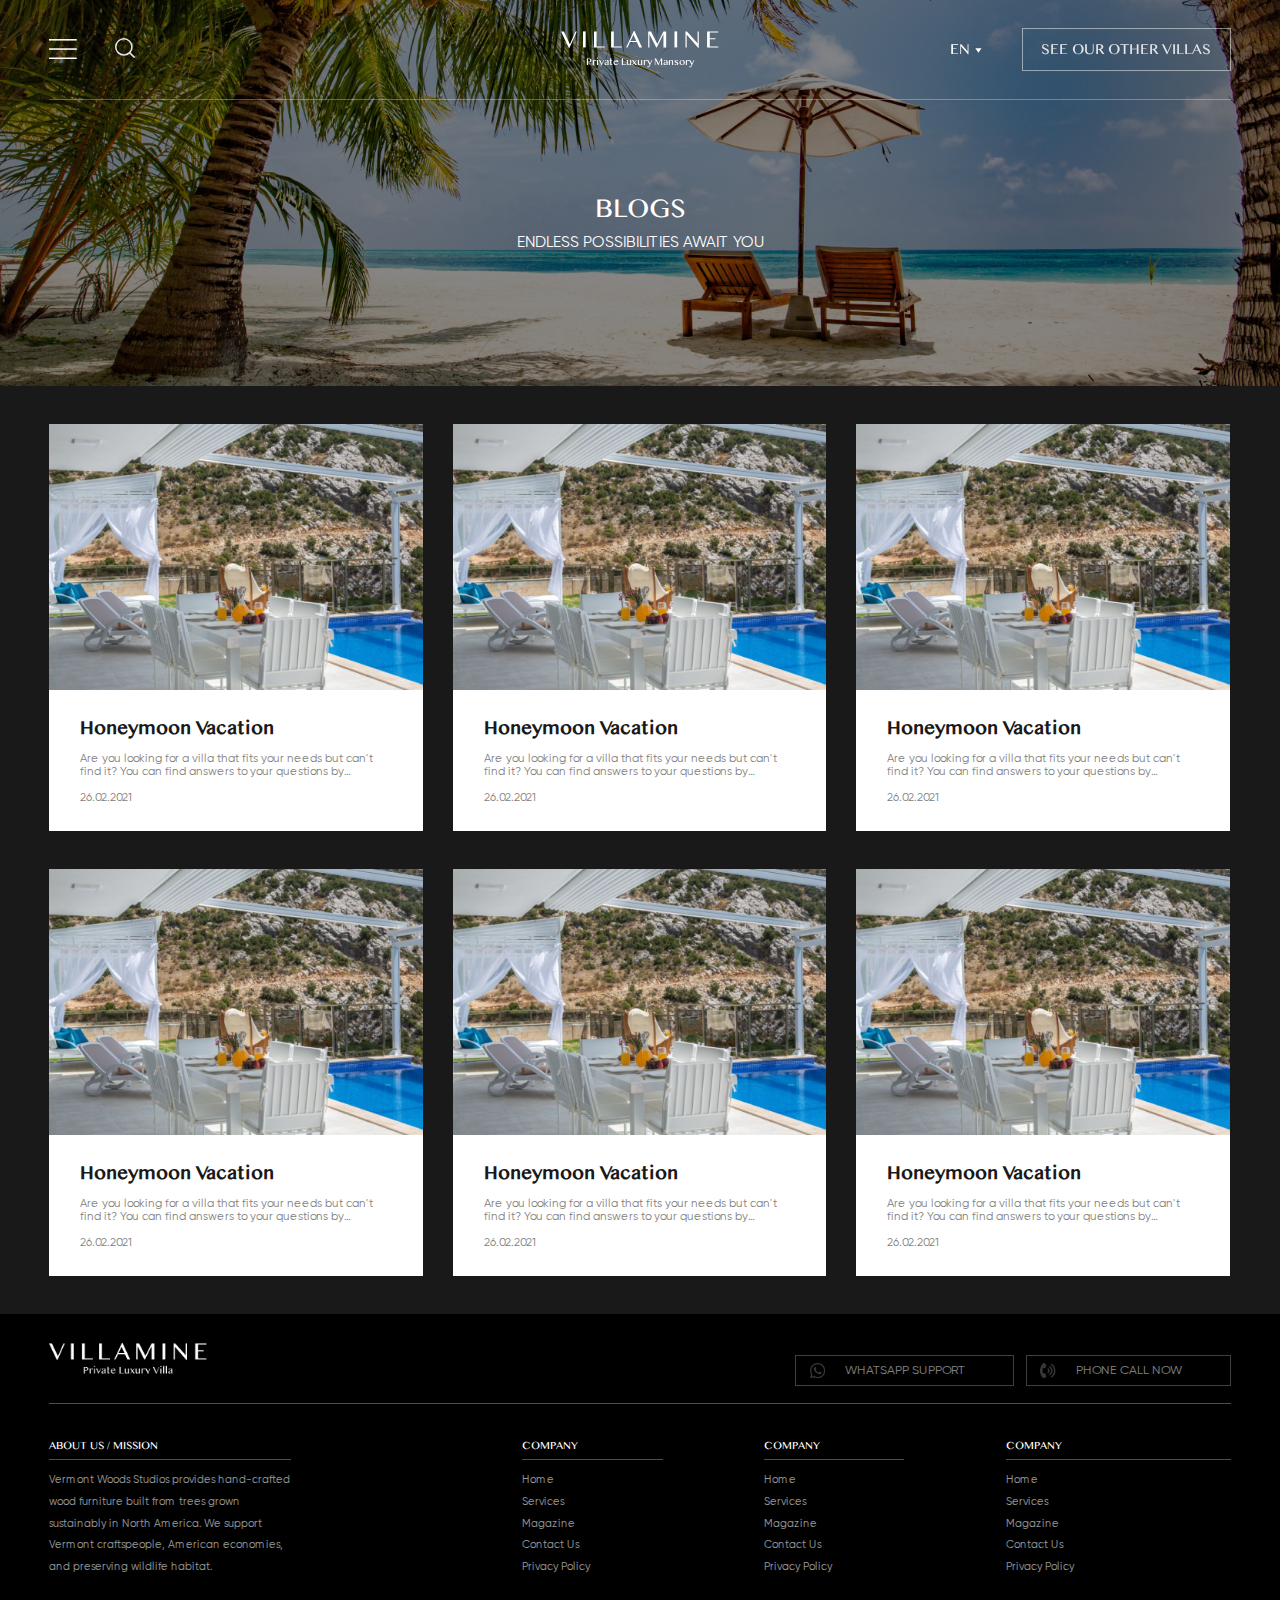
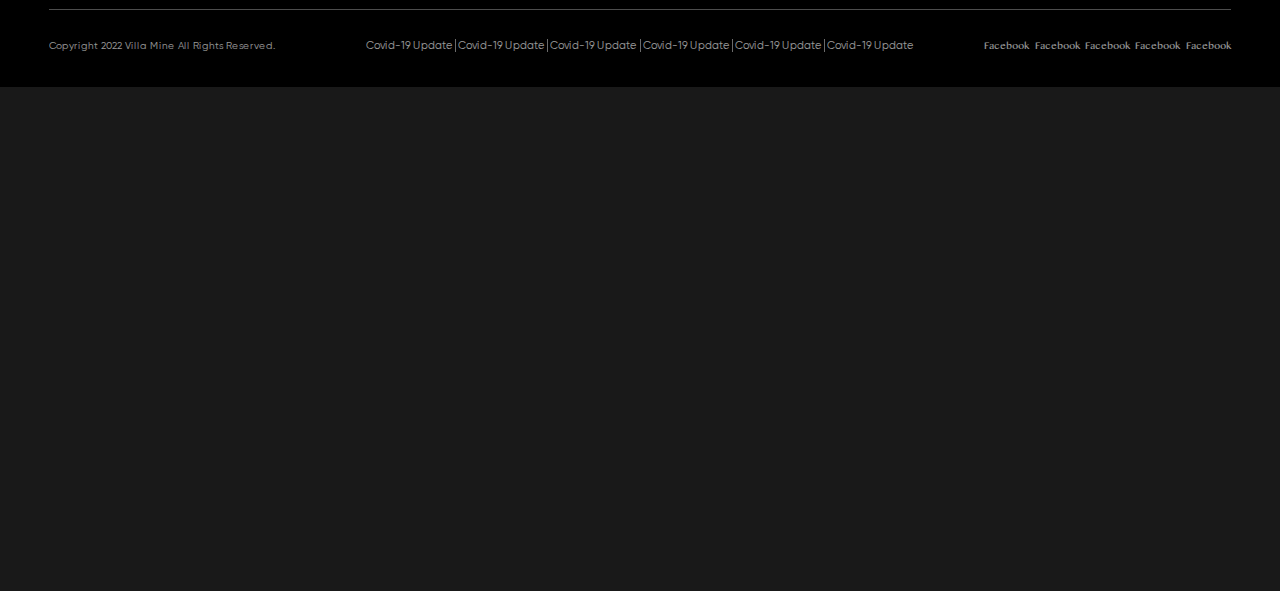
<file: blogListeleme.html>
﻿
<!DOCTYPE html>
<html lang="tr">
<head>
    <title>Villamine</title>

    <meta charset="utf-8" />
    <meta name="viewport" content="width=device-width, initial-scale=1.0, maximum-scale=1.0, user-scalable=0" />
    <meta name="format-detection" content="telephone=no">
    <link rel="icon" href="favicon.ico">
    <link href="Content/favicon.ico" rel="shortcut icon" type="image/x-icon" />
    <link href="Content/Styles/Css/Base.css" rel="stylesheet" type="text/css" />

</head>
<body class="tranparent-header home-page">

    <div id="page-wrapper">
        <div id="content-wrapper">


            <header class="comp-header-01">
                <div class="c-wrapper">

                    <section id="activity-container">

                        <a href="javascript:void(0);"
                           onclick='Feux.Modal.Actions.show({
                                 sender: this,
                                 contentId: "f-menu",
                                 type: "mdl",
                                 size: "lg",
                                 dir: ["fade","f-menu","is-menu"],
                                 menu:true,
                             });'
                           class="c-item-02">

                            <svg class="desk-hamb" width="36" height="26" viewBox="0 0 36 26" fill="none" xmlns="http://www.w3.org/2000/svg">
                                <rect width="36" height="2" fill="white" />
                                <rect y="12" width="36" height="2" fill="white" />
                                <rect y="24" width="36" height="2" fill="white" />
                            </svg>

                            <svg class="mobile-hamb" width="28" height="20" viewBox="0 0 28 20" fill="none" xmlns="http://www.w3.org/2000/svg">
                                <rect width="27.6923" height="1.53846" fill="white" />
                                <rect y="9.23096" width="27.6923" height="1.53846" fill="white" />
                                <rect y="18.4614" width="27.6923" height="1.53846" fill="white" />
                            </svg>


                        </a>
                        <a class="close-btn-hmb" href="#" onclick="Feux.Modal.Actions.closeClick({ ev: event, sender: this, menu:true });">
                            Back
                        </a>
                        <div class="c-item-03">
                            <input type="text" placeholder="Villa Name Search..." class="c-item-03-A" />
                            <a href="javascript:void(0);" class="search-btn-js">
                                <svg width="27" height="27" viewBox="0 0 27 27" fill="none" xmlns="http://www.w3.org/2000/svg">
                                    <rect x="19.292" y="17.8782" width="9.7369" height="2" transform="rotate(45 19.292 17.8782)" fill="#E5E5E5" />
                                    <circle cx="11.5" cy="11.5" r="10.5" stroke="#E5E5E5" stroke-width="2" />
                                </svg>
                            </a>
                        </div>



                    </section>


                    <a id="site-logo" href="index.html">
                        <div class="c-item-01">
                            <svg width="205" height="22" viewBox="0 0 205 22" fill="none" xmlns="http://www.w3.org/2000/svg">
                                <path d="M3.68743 0.46814L11.5448 17.0184L18.8405 0.46814H20.5041L11.0623 21.7573H10.1548L0 0.46814H3.68743Z" fill="white" />
                                <path d="M28.5344 0.46814H32.0346V21.2748H28.5344V0.46814Z" fill="white" />
                                <path d="M42.8376 0.46814H46.3378V19.928H56.8168V21.2748H42.8376V0.46814V0.46814Z" fill="white" />
                                <path d="M65.0774 0.46814H68.5776V19.928H79.0565V21.2748H65.0774V0.46814Z" fill="white" />
                                <path d="M95.4627 0L105.25 21.2748H101.685L98.5163 14.3392H89.5858L86.3089 21.2748H84.5516L94.584 0H95.4627ZM90.2052 12.9924H97.8754L94.0943 4.75333L90.2052 12.9924V12.9924Z" fill="white" />
                                <path d="M113.281 0.46814H116.86L124.955 16.4206H125.128L133.064 0.46814H136.579V21.2748H133.064V4.22039H132.956L124.422 21.2748H123.702L115.074 4.36443H114.836V21.2748H113.281V0.46814Z" fill="white" />
                                <path d="M147.368 0.46814H150.868V21.2748H147.368V0.46814Z" fill="white" />
                                <path d="M161.671 0.46814H163.63L177.263 15.686H177.422V0.46814H178.956V21.7573H178.142L163.378 4.84697H163.255V21.2748H161.671V0.46814V0.46814Z" fill="white" />
                                <path d="M204.22 0.46814V1.81492H193.252V9.2546H200.598V10.6014H193.252V19.9208H204.22V21.2676H189.752V0.46814H204.22Z" fill="white" />
                            </svg>
                        </div>
                        <div class="c-item-02">Private Luxury Mansory</div>
                    </a>

                    <a href="javascript:void(0);" class="search-btn-js hide-for-desktop">
                        <svg width="27" height="27" viewBox="0 0 27 27" fill="none" xmlns="http://www.w3.org/2000/svg">
                            <rect x="19.292" y="17.8782" width="9.7369" height="2" transform="rotate(45 19.292 17.8782)" fill="#E5E5E5" />
                            <circle cx="11.5" cy="11.5" r="10.5" stroke="#E5E5E5" stroke-width="2" />
                        </svg>
                    </a>

                    <section id="action-container">
                        <div class="c-item-01">
                            <a href="#" class="change-language">
                                <span>
                                    EN
                                </span>
                                <svg width="20" height="20" viewBox="0 0 20 20" fill="none" xmlns="http://www.w3.org/2000/svg">
                                    <path d="M15 8L10.97 14L7 8H15Z" fill="white" />
                                </svg>
                            </a>
                            <div class="c-item-01-A change-language-container">
                                <span class="c-unit-01">EN</span>
                                <span class="c-unit-01">TR</span>
                            </div>
                        </div>
                        <a href="#" class="c-item-02">
                            SEE OUR OTHER VILLAS
                        </a>
                    </section>
                </div>
            </header>



            <main>
                <section class="section-06">
                    <div class="c-container-02">
                        <picture>
                            <source media="(max-width: 500px)" srcset="Content/Visuals/blog-list-mobile-showcase.png">
                            <source media="(min-width: 501px)" srcset="Content/Visuals/blog-list-showcase.png">
                            <img src="Content/Visuals/blog-list-showcase.png">
                        </picture>
                    </div>
                    <div class="c-container-01">
                        <div class="c-item-01">BLOGS</div>
                        <div class="c-item-02">ENDLESS POSSIBILITIES AWAIT YOU</div>
                    </div>
                </section>

                <section class="section-10">
                    <div class="c-wrapper">
                        <a href="blogDetay.html" class="c-item">
                            <img class="c-item-A" src="Content/Visuals/blogList.png" alt="Alternate Text" />
                            <div class="c-item-B">
                                <h3 class="c-item-B-01">
                                    Honeymoon Vacation
                                </h3>
                                <p class="c-item-B-02">
                                    Are you looking for a villa that fits your needs but can't find it? You can find answers to your questions by contacting us.
                                </p>
                                <p class="c-item-B-03">
                                    26.02.2021
                                </p>
                            </div>

                        </a>
                        <a href="blogDetay.html" class="c-item">
                            <img class="c-item-A" src="Content/Visuals/blogList.png" alt="Alternate Text" />
                            <div class="c-item-B">
                                <h3 class="c-item-B-01">
                                    Honeymoon Vacation
                                </h3>
                                <p class="c-item-B-02">
                                    Are you looking for a villa that fits your needs but can't find it? You can find answers to your questions by contacting us.
                                </p>
                                <p class="c-item-B-03">
                                    26.02.2021
                                </p>
                            </div>

                        </a>
                        <a href="blogDetay.html" class="c-item">
                            <img class="c-item-A" src="Content/Visuals/blogList.png" alt="Alternate Text" />
                            <div class="c-item-B">
                                <h3 class="c-item-B-01">
                                    Honeymoon Vacation
                                </h3>
                                <p class="c-item-B-02">
                                    Are you looking for a villa that fits your needs but can't find it? You can find answers to your questions by contacting us.
                                </p>
                                <p class="c-item-B-03">
                                    26.02.2021
                                </p>
                            </div>

                        </a>
                        <a href="blogDetay.html" class="c-item">
                            <img class="c-item-A" src="Content/Visuals/blogList.png" alt="Alternate Text" />
                            <div class="c-item-B">
                                <h3 class="c-item-B-01">
                                    Honeymoon Vacation
                                </h3>
                                <p class="c-item-B-02">
                                    Are you looking for a villa that fits your needs but can't find it? You can find answers to your questions by contacting us.
                                </p>
                                <p class="c-item-B-03">
                                    26.02.2021
                                </p>
                            </div>

                        </a>
                        <a href="blogDetay.html" class="c-item">
                            <img class="c-item-A" src="Content/Visuals/blogList.png" alt="Alternate Text" />
                            <div class="c-item-B">
                                <h3 class="c-item-B-01">
                                    Honeymoon Vacation
                                </h3>
                                <p class="c-item-B-02">
                                    Are you looking for a villa that fits your needs but can't find it? You can find answers to your questions by contacting us.
                                </p>
                                <p class="c-item-B-03">
                                    26.02.2021
                                </p>
                            </div>

                        </a>
                        <a href="blogDetay.html" class="c-item">
                            <img class="c-item-A" src="Content/Visuals/blogList.png" alt="Alternate Text" />
                            <div class="c-item-B">
                                <h3 class="c-item-B-01">
                                    Honeymoon Vacation
                                </h3>
                                <p class="c-item-B-02">
                                    Are you looking for a villa that fits your needs but can't find it? You can find answers to your questions by contacting us.
                                </p>
                                <p class="c-item-B-03">
                                    26.02.2021
                                </p>
                            </div>

                        </a>
                    </div>
                </section>


            </main>

            <footer class="comp-footer-01">
                <div class="c-wrapper">
                    <div class="c-column-01">
                        <div class="c-container-01">
                            <img src="Content/Visuals/footerlogo.png">
                        </div>
                        <div class="c-container-02">
                            <a href="#">
                                <svg width="20" height="20" viewBox="0 0 20 20" fill="none" xmlns="http://www.w3.org/2000/svg">
                                    <path d="M17.0012 2.90755C16.0843 1.98215 14.9924 1.24849 13.7891 0.749316C12.5858 0.250143 11.2952 -0.00455533 9.99247 6.1663e-05C4.53374 6.1663e-05 0.0849997 4.44755 0.0799998 9.90753C0.0799998 11.6563 0.537498 13.3575 1.40125 14.8638L0 20L5.25498 18.6225C6.70873 19.4136 8.33739 19.8283 9.99247 19.8288H9.99747C15.4575 19.8288 19.9049 15.3813 19.9099 9.91628C19.9112 8.61384 19.6547 7.32402 19.1553 6.12114C18.6558 4.91826 17.9233 3.82609 16.9999 2.90755H17.0012ZM9.99247 18.1513C8.51622 18.1518 7.06711 17.7545 5.79748 17.0013L5.49748 16.8213L2.37999 17.6388L3.21249 14.5975L3.01749 14.2838C2.19225 12.9717 1.7558 11.4526 1.75874 9.90253C1.75874 5.37005 5.45498 1.67256 9.99747 1.67256C11.0796 1.67062 12.1515 1.8829 13.1512 2.29717C14.151 2.71144 15.0588 3.3195 15.8225 4.0863C16.5887 4.85011 17.1962 5.75808 17.6099 6.75783C18.0235 7.75758 18.2351 8.82934 18.2324 9.91128C18.2274 14.46 14.5312 18.1513 9.99247 18.1513ZM14.5112 11.9838C14.265 11.86 13.0487 11.2613 12.82 11.1763C12.5925 11.095 12.4262 11.0525 12.2637 11.3C12.0975 11.5463 11.6225 12.1075 11.48 12.2688C11.3375 12.435 11.19 12.4538 10.9425 12.3313C10.6962 12.2063 9.89747 11.9463 8.95247 11.1C8.21498 10.4438 7.72123 9.63128 7.57373 9.38503C7.43123 9.13753 7.55998 9.00503 7.68373 8.88128C7.79248 8.77129 7.92998 8.59128 8.05373 8.44879C8.17873 8.30629 8.21997 8.20129 8.30122 8.03629C8.38247 7.86879 8.34372 7.72629 8.28247 7.60254C8.21997 7.47879 7.72623 6.25754 7.51748 5.76504C7.31748 5.2788 7.11373 5.34629 6.96123 5.34004C6.81873 5.3313 6.65248 5.3313 6.48623 5.3313C6.36069 5.33442 6.23714 5.36345 6.12335 5.41658C6.00956 5.46972 5.90798 5.54579 5.82498 5.64004C5.59748 5.88754 4.96124 6.48629 4.96124 7.70754C4.96124 8.92878 5.84873 10.1025 5.97373 10.2688C6.09623 10.435 7.71623 12.9338 10.2025 14.0088C10.79 14.265 11.2525 14.4163 11.6137 14.5313C12.2075 14.7213 12.7437 14.6925 13.1712 14.6313C13.6462 14.5588 14.635 14.0313 14.8437 13.4525C15.0487 12.8725 15.0487 12.3775 14.9862 12.2738C14.925 12.1688 14.7587 12.1075 14.5112 11.9838Z" fill="#707070" />
                                </svg>
                                WHATSAPP SUPPORT
                            </a>
                            <a href="#">
                                <svg width="20" height="20" viewBox="0 0 20 20" fill="none" xmlns="http://www.w3.org/2000/svg">
                                    <path d="M11.1178 7.10563C10.7162 6.77968 10.1252 6.83707 9.79943 7.23868C9.46935 7.64079 9.52794 8.23065 9.93029 8.55878C10.3721 8.92011 10.626 9.44512 10.626 9.99904C10.626 10.5533 10.3721 11.078 9.93029 11.4393C9.52872 11.7677 9.47013 12.3584 9.79846 12.7588C9.98279 12.9859 10.2524 13.1031 10.5235 13.1031C10.7322 13.1031 10.9434 13.0335 11.1168 12.8919C11.9969 12.1716 12.5012 11.1184 12.5012 9.99927C12.5012 8.88011 11.9967 7.8283 11.1178 7.10563ZM13.4811 4.1837C13.0819 3.85776 12.4913 3.91389 12.1616 4.31429C11.8332 4.71469 11.8918 5.30532 12.2922 5.63385C13.6157 6.71902 14.3747 8.29717 14.3747 9.96595C14.3747 11.6347 13.6153 13.2117 12.2922 14.2981C11.8918 14.6264 11.8332 15.2172 12.1616 15.6176C12.2494 15.7249 12.3601 15.8114 12.4855 15.8707C12.6109 15.9301 12.7479 15.9608 12.8866 15.9606C13.0966 15.9606 13.3065 15.891 13.4811 15.7482C15.2429 14.3401 16.2507 12.2307 16.2507 9.96505C16.2507 7.69939 15.2429 5.66029 13.4811 4.1837ZM15.8757 1.29498C15.4765 0.969041 14.8858 1.02642 14.5562 1.42561C14.2278 1.82601 14.2864 2.41664 14.6868 2.74516C16.8718 4.53527 18.1257 7.17985 18.1257 9.96505C18.1257 12.7503 16.8722 15.43 14.6858 17.2191C14.2854 17.5474 14.2269 18.1382 14.5552 18.5386C14.6431 18.646 14.7537 18.7324 14.8791 18.7918C15.0045 18.8511 15.1415 18.8818 15.2802 18.8816C15.4902 18.8816 15.7002 18.8121 15.8748 18.6692C18.4968 16.555 20.0008 13.3831 20.0008 9.96505C20.0008 6.54703 18.4968 3.44346 15.8757 1.29498ZM5.9107 6.82047C6.29351 6.85953 6.72321 6.62124 6.87555 6.23452L8.19394 2.93837C8.35995 2.51375 8.16854 1.99617 7.82088 1.79148L5.18529 0.144183C4.81302 -0.0893758 4.33254 -0.0349217 4.02004 0.276607C-1.34021 5.63685 -1.33982 14.3636 4.02004 19.723C4.33184 20.0349 4.80989 20.0894 5.18217 19.8559L7.81815 18.2078C8.19999 17.9694 8.36113 17.4863 8.19308 17.0633L6.87555 13.7698C6.72145 13.3806 6.3232 13.1405 5.90952 13.185L3.8298 13.3926C3.08213 11.1994 3.08213 8.80488 3.83097 6.61343L5.9107 6.82047Z" fill="#707070" />
                                </svg>
                                PHONE CALL NOW
                            </a>
                        </div>
                    </div>
                    <div class="c-column-02">
                        <div class="c-item-01">
                            <div class="c-item-01-A">
                                <h6 class="c-unit-01">ABOUT US / MISSION</h6>
                                <a href="#" class="c-unit-02">Vermont Woods Studios provides hand-crafted wood furniture built from trees grown sustainably in North America. We support Vermont craftspeople, American economies, and preserving wildlife habitat. </a>
                            </div>
                        </div>
                        <div class="c-item-02">
                            <div class="c-item-01-A">
                                <h6 class="c-unit-01">COMPANY</h6>
                                <a href="#" class="c-unit-02">Home</a>
                                <a href="#" class="c-unit-02">Services</a>
                                <a href="#" class="c-unit-02">Magazine</a>
                                <a href="#" class="c-unit-02">Contact Us</a>
                                <a href="#" class="c-unit-02">Privacy Policy</a>
                            </div>
                            <div class="c-item-01-A">
                                <h6 class="c-unit-01">COMPANY</h6>
                                <a href="#" class="c-unit-02">Home</a>
                                <a href="#" class="c-unit-02">Services</a>
                                <a href="#" class="c-unit-02">Magazine</a>
                                <a href="#" class="c-unit-02">Contact Us</a>
                                <a href="#" class="c-unit-02">Privacy Policy</a>
                            </div>
                            <div class="c-item-01-A">
                                <h6 class="c-unit-01">COMPANY</h6>
                                <a href="#" class="c-unit-02">Home</a>
                                <a href="#" class="c-unit-02">Services</a>
                                <a href="#" class="c-unit-02">Magazine</a>
                                <a href="#" class="c-unit-02">Contact Us</a>
                                <a href="#" class="c-unit-02">Privacy Policy</a>
                            </div>
                        </div>
                    </div>
                    <div class="c-column-03">
                        <div class="c-item-01">
                            Copyright 2022 Villa Mine All Rights Reserved.
                        </div>
                        <div class="c-item-02">
                            <a href="#" class="c-unit-01">Covid-19 Update</a>
                            <a href="#" class="c-unit-01">Covid-19 Update</a>
                            <a href="#" class="c-unit-01">Covid-19 Update</a>
                            <a href="#" class="c-unit-01">Covid-19 Update</a>
                            <a href="#" class="c-unit-01">Covid-19 Update</a>
                            <a href="#" class="c-unit-01">Covid-19 Update</a>
                        </div>
                        <div class="c-item-03">
                            <a href="#" class="c-unit-01">Facebook</a>
                            <a href="#" class="c-unit-01">Facebook</a>
                            <a href="#" class="c-unit-01">Facebook</a>
                            <a href="#" class="c-unit-01">Facebook</a>
                            <a href="#" class="c-unit-01">Facebook</a>
                        </div>
                    </div>
                </div>
            </footer>
        </div>

        <section id="modal-wrapper">
            <div id="modal-content">
                <div id="modal-header"></div>
                <div id="modal-body"></div>
                <div id="modal-footer"></div>
                <a id="modal-close" href="javascript:void(0);" onclick="Feux.Modal.Actions.closeClick({ ev: event, sender: this });">

                </a>
            </div>
        </section>


        <section id="f-menu" data-modal-section="content">
            <div data-modal-section="header" class="menu-header">

            </div>



            <div data-modal-section="body" class="menu-body">
                <div class="c-wrapper">

                    <div class="c-column-01">
                        <nav>
                            <ul class="lvl-01-container">
                                <li class="lvl-01"><a href="#">Villa</a></li>
                                <li class="lvl-01"><a href="#">About Us</a></li>
                                <li class="lvl-01">
                                    <a href="#">Categories</a>
                                    <ul class="lvl-02-container">
                                        <li class="lvl-02">
                                            <a href="#">
                                                Fethiye
                                                <span>
                                                    <svg width="25" height="25" viewBox="0 0 25 25" fill="none" xmlns="http://www.w3.org/2000/svg">
                                                        <path d="M25 12.5C25 5.60735 19.3927 0 12.5 0C5.60735 0 0 5.60735 0 12.5C0.00230755 19.395 5.60965 25 12.5 25C12.5035 25 12.5058 25 12.5092 25C19.3973 24.9954 25 19.3892 25 12.5ZM20.9214 18.5689C21.0737 18.2216 21.1787 17.8627 21.2422 17.497C20.9699 17.5431 20.6895 17.5685 20.4045 17.5697C20.3514 17.7993 20.2776 18.0243 20.1818 18.2458C19.9326 18.8158 19.8911 19.4457 20.0365 20.0318C19.8172 19.9776 19.5899 19.9499 19.358 19.9499C18.9715 19.9499 18.5977 20.0272 18.2458 20.1818C17.752 20.3976 17.2339 20.5072 16.7055 20.5072C14.6091 20.5072 12.9038 18.8019 12.9038 16.7055C12.9038 16.4067 12.9396 16.1159 13.0054 15.8356C13.1092 16.0744 13.258 16.2994 13.453 16.4944C13.6342 16.6755 13.8326 16.8174 14.0414 16.9143C15.3175 17.5097 16.1494 18.6773 16.2809 20.0168C16.4205 20.0353 16.5624 20.0445 16.7067 20.0445C16.8359 20.0445 16.9628 20.0365 17.0909 20.0215C16.9547 18.3808 15.9256 16.8993 14.3841 16.1817C14.2607 16.124 14.1407 16.0375 14.0264 15.9221C13.5026 15.3983 13.5026 14.5456 14.0264 14.023C14.5503 13.4992 15.4017 13.4992 15.9256 14.023C16.0398 14.1372 16.1275 14.2584 16.1852 14.3807C16.957 16.0375 18.6092 17.1082 20.393 17.1082C21.7244 17.1082 22.9255 16.5405 23.7678 15.6348C23.2613 17.4508 22.3256 19.0892 21.0783 20.4357C20.7264 19.8819 20.6583 19.1769 20.9249 18.5689H20.9214ZM7.42916 20.4045C7.19956 20.3514 6.97457 20.2776 6.75305 20.1818C6.18308 19.9326 5.55312 19.8911 4.967 20.0365C5.02123 19.8172 5.04892 19.5899 5.04892 19.358C5.04892 18.9715 4.97046 18.5977 4.81701 18.2458C4.60126 17.752 4.49165 17.2339 4.49165 16.7055C4.49165 14.6091 6.19693 12.9038 8.29334 12.9038C8.59216 12.9038 8.88292 12.9396 9.16213 13.0054C8.9233 13.1092 8.69831 13.258 8.50332 13.453C8.32218 13.6342 8.18027 13.8326 8.08335 14.0414C7.488 15.3187 6.32038 16.1494 4.98085 16.2809C4.96354 16.4205 4.95316 16.5624 4.95316 16.7055C4.95316 16.8347 4.96123 16.9628 4.97623 17.0897C6.6169 16.9536 8.09719 15.9244 8.816 14.383C8.87368 14.2595 8.96022 14.1395 9.0756 14.0253C9.59941 13.5015 10.4509 13.5015 10.9747 14.0253C11.4985 14.5491 11.4985 15.4006 10.9747 15.9244C10.8605 16.0386 10.7393 16.1263 10.617 16.184C8.96022 16.9559 7.88951 18.6081 7.88951 20.3918C7.88951 21.7233 8.45717 22.9232 9.36289 23.7655C7.54684 23.259 5.90733 22.3244 4.56087 21.0772C5.11469 20.7241 5.8208 20.656 6.42999 20.9226C6.77728 21.0749 7.1361 21.1798 7.50185 21.2433C7.45569 20.971 7.43031 20.6906 7.42916 20.4057V20.4045ZM4.0786 6.42999C3.9263 6.77728 3.8213 7.1361 3.75785 7.50185C4.03014 7.45569 4.3105 7.43031 4.59549 7.42916C4.64856 7.19956 4.7224 6.97342 4.81816 6.75305C5.06738 6.18308 5.10892 5.55312 4.96354 4.967C5.18276 5.02123 5.41005 5.04892 5.64196 5.04892C6.02848 5.04892 6.4023 4.97162 6.7542 4.81701C7.24802 4.60126 7.76606 4.49165 8.29449 4.49165C10.3909 4.49165 12.0962 6.19693 12.0962 8.29334C12.0962 8.59216 12.0604 8.88291 11.9946 9.16328C11.8908 8.92445 11.742 8.69946 11.547 8.50448C11.3658 8.32333 11.1674 8.18142 10.9586 8.0845C9.68133 7.48915 8.85061 6.32153 8.71908 4.982C8.57947 4.96354 8.43871 4.95431 8.29449 4.95431C8.16527 4.95431 8.03835 4.96239 7.91028 4.97739C8.04643 6.61805 9.07559 8.0995 10.617 8.81715C10.7405 8.87484 10.8605 8.96137 10.9747 9.07675C11.4985 9.60056 11.4985 10.4532 10.9747 10.9759C10.4509 11.4997 9.59941 11.4997 9.0756 10.9759C8.96137 10.8616 8.87368 10.7405 8.816 10.617C8.04412 8.96022 6.39191 7.88951 4.60702 7.88951C3.27557 7.88951 2.07564 8.45717 1.23339 9.36289C1.73989 7.54684 2.67445 5.90733 3.92168 4.56087C4.27474 5.11469 4.34281 5.8208 4.07629 6.42884L4.0786 6.42999ZM10.1775 12.4988C11.2066 12.0362 12.0373 11.2066 12.5 10.1763C12.9627 11.2066 13.7922 12.0362 14.8225 12.4988C13.7922 12.9615 12.9627 13.7911 12.5 14.8214C12.0373 13.7922 11.2078 12.9615 10.1775 12.4988ZM18.5885 12.4988C20.1934 11.7777 21.3148 10.1648 21.3148 8.29334C21.3148 7.65299 21.1833 7.02534 20.9226 6.42884C20.8141 6.17962 20.7587 5.91425 20.7587 5.64081C20.7587 5.25314 20.8706 4.88162 21.076 4.56203C22.3221 5.90733 23.2555 7.54338 23.762 9.35712C23.7251 9.31789 23.6893 9.27751 23.6512 9.23943C23.117 8.70523 22.4732 8.32103 21.7729 8.10296C21.7752 8.16642 21.7775 8.22988 21.7775 8.29334C21.7775 8.51371 21.7625 8.72946 21.7348 8.94291C22.2332 9.13098 22.6924 9.42288 23.0801 9.81055C23.7978 10.5282 24.1935 11.4835 24.1935 12.4988C24.1935 14.5953 22.4882 16.3005 20.3918 16.3005C18.8977 16.3005 17.5651 15.4341 16.9155 14.0403C16.8186 13.8315 16.6767 13.6342 16.4955 13.4519C16.3005 13.2569 16.0755 13.1092 15.8367 13.0042C16.1159 12.9384 16.4078 12.9027 16.7067 12.9027C18.5042 12.9027 20.0145 14.158 20.4068 15.8379C20.6837 15.8379 20.9526 15.801 21.2098 15.7352C20.8983 14.2884 19.9072 13.0919 18.5885 12.4977V12.4988ZM20.4368 3.92399C19.8842 4.27589 19.1781 4.34396 18.57 4.07744C18.2227 3.92514 17.8639 3.82015 17.4982 3.75669C17.5443 4.02898 17.5697 4.30935 17.5708 4.59433C17.8004 4.64741 18.0266 4.72125 18.247 4.81701C18.8169 5.06623 19.4469 5.10776 20.033 4.96239C19.9788 5.1816 19.9511 5.4089 19.9511 5.64081C19.9511 6.02732 20.0295 6.40114 20.183 6.75305C20.3987 7.24686 20.5084 7.76491 20.5084 8.29334C20.5084 10.3897 18.8031 12.095 16.7067 12.095C16.4078 12.095 16.1171 12.0593 15.8367 11.9935C16.0755 11.8897 16.3005 11.742 16.4955 11.5458C16.6767 11.3647 16.8186 11.1662 16.9155 10.9574C17.5108 9.68017 18.6785 8.84945 20.018 8.71793C20.0353 8.57832 20.0457 8.4364 20.0457 8.29334C20.0457 8.16411 20.0376 8.03604 20.0226 7.90913C18.3819 8.04527 16.9017 9.07444 16.1828 10.6159C16.1252 10.7393 16.0386 10.8593 15.9233 10.9736C15.3994 11.4974 14.5468 11.4974 14.0241 10.9736C13.5003 10.4497 13.5003 9.59826 14.0241 9.07444C14.1384 8.96022 14.2595 8.87253 14.383 8.81484C16.0398 8.04297 17.1105 6.39076 17.1105 4.60702C17.1105 3.27672 16.5428 2.0768 15.6383 1.23454C17.4532 1.74105 19.0915 2.6756 20.4368 3.92168V3.92399ZM8.29564 3.22365C8.51602 3.22365 8.73177 3.23865 8.94522 3.26634C9.13328 2.76791 9.42519 2.3087 9.81286 1.92104C10.5305 1.20339 11.4858 0.807643 12.5012 0.807643C14.5976 0.807643 16.3028 2.51292 16.3028 4.60933C16.3028 6.10347 15.4364 7.43608 14.0426 8.08566C13.8338 8.18257 13.6353 8.32449 13.4542 8.50563C13.2592 8.70062 13.1115 8.9256 13.0065 9.16444C12.9407 8.88522 12.905 8.59447 12.905 8.29449C12.905 6.49691 14.1603 4.98662 15.8402 4.59318C15.839 4.31627 15.8033 4.04744 15.7375 3.79015C14.2907 4.10052 13.0942 5.09276 12.5 6.41153C11.7789 4.80663 10.1659 3.68516 8.29449 3.68516C7.65414 3.68516 7.02649 3.81669 6.42999 4.07744C6.18077 4.1859 5.91541 4.24128 5.64196 4.24128C5.25314 4.24128 4.88162 4.12936 4.56087 3.92284C5.90617 2.67676 7.54454 1.7422 9.35942 1.23569C9.31904 1.27261 9.27981 1.31069 9.24058 1.34876C8.70639 1.88296 8.32218 2.52677 8.10296 3.22711C8.16642 3.2248 8.22988 3.22249 8.29334 3.22249L8.29564 3.22365ZM3.22365 16.7055C3.22365 16.4851 3.23865 16.2694 3.26634 16.0559C2.76791 15.8679 2.3087 15.576 1.92104 15.1883C1.20454 14.4718 0.808796 13.5188 0.807643 12.5046C0.807643 10.4036 2.51292 8.69831 4.60933 8.69831C6.10462 8.69831 7.43608 9.5648 8.08566 10.9586C8.18257 11.1674 8.32449 11.3647 8.50563 11.547C8.70062 11.742 8.9256 11.8897 9.16444 11.9946C8.88522 12.0604 8.59447 12.0962 8.29449 12.0962C6.49575 12.0962 4.98662 10.8409 4.59318 9.16097C4.31627 9.16213 4.04744 9.1979 3.79015 9.26366C4.10052 10.7105 5.09276 11.907 6.41153 12.5012C4.80663 13.2223 3.68516 14.8352 3.68516 16.7067C3.68516 17.347 3.81669 17.9747 4.07744 18.5712C4.1859 18.8204 4.24128 19.0857 4.24128 19.3592C4.24128 19.748 4.12936 20.1195 3.92284 20.4391C2.67676 19.0938 1.7422 17.4555 1.23569 15.6406C1.27261 15.681 1.31069 15.7213 1.34876 15.7594C1.88296 16.2936 2.52561 16.6778 3.22711 16.8959C3.2248 16.8324 3.22249 16.769 3.22249 16.7055H3.22365ZM16.7055 21.7764C16.4851 21.7764 16.2682 21.7614 16.0559 21.7337C15.8679 22.2321 15.576 22.6913 15.1883 23.079C14.4949 23.7724 13.7888 24.1924 12.5 24.1924C10.4036 24.1924 8.69831 22.4871 8.69831 20.3907C8.69831 18.8954 9.5648 17.5639 10.9586 16.9143C11.1674 16.8174 11.3647 16.6755 11.547 16.4944C11.742 16.2994 11.8897 16.0744 11.9946 15.8356C12.0604 16.1148 12.0962 16.4055 12.0962 16.7055C12.0962 18.5042 10.8409 20.0134 9.16097 20.4068C9.16213 20.6837 9.1979 20.9526 9.26366 21.2098C10.7105 20.8995 11.907 19.9072 12.5012 18.5885C13.2223 20.1934 14.8352 21.3148 16.7067 21.3148C17.347 21.3148 17.9747 21.1833 18.57 20.9226C18.8192 20.8141 19.0846 20.7587 19.358 20.7587C19.7457 20.7587 20.1172 20.8706 20.4368 21.076C19.0915 22.3221 17.4555 23.2566 15.6417 23.7632C15.681 23.7262 15.7213 23.6893 15.7594 23.6512C16.2936 23.117 16.6778 22.4744 16.8959 21.7729C16.8324 21.7752 16.769 21.7775 16.7055 21.7775V21.7764Z" fill="white" fill-opacity="0.47" />
                                                    </svg>
                                                </span>
                                            </a>
                                        </li>
                                        <li class="lvl-02">
                                            <a href="#">
                                                Fethiye
                                                <span>
                                                    <svg width="25" height="25" viewBox="0 0 25 25" fill="none" xmlns="http://www.w3.org/2000/svg">
                                                        <path d="M25 12.5C25 5.60735 19.3927 0 12.5 0C5.60735 0 0 5.60735 0 12.5C0.00230755 19.395 5.60965 25 12.5 25C12.5035 25 12.5058 25 12.5092 25C19.3973 24.9954 25 19.3892 25 12.5ZM20.9214 18.5689C21.0737 18.2216 21.1787 17.8627 21.2422 17.497C20.9699 17.5431 20.6895 17.5685 20.4045 17.5697C20.3514 17.7993 20.2776 18.0243 20.1818 18.2458C19.9326 18.8158 19.8911 19.4457 20.0365 20.0318C19.8172 19.9776 19.5899 19.9499 19.358 19.9499C18.9715 19.9499 18.5977 20.0272 18.2458 20.1818C17.752 20.3976 17.2339 20.5072 16.7055 20.5072C14.6091 20.5072 12.9038 18.8019 12.9038 16.7055C12.9038 16.4067 12.9396 16.1159 13.0054 15.8356C13.1092 16.0744 13.258 16.2994 13.453 16.4944C13.6342 16.6755 13.8326 16.8174 14.0414 16.9143C15.3175 17.5097 16.1494 18.6773 16.2809 20.0168C16.4205 20.0353 16.5624 20.0445 16.7067 20.0445C16.8359 20.0445 16.9628 20.0365 17.0909 20.0215C16.9547 18.3808 15.9256 16.8993 14.3841 16.1817C14.2607 16.124 14.1407 16.0375 14.0264 15.9221C13.5026 15.3983 13.5026 14.5456 14.0264 14.023C14.5503 13.4992 15.4017 13.4992 15.9256 14.023C16.0398 14.1372 16.1275 14.2584 16.1852 14.3807C16.957 16.0375 18.6092 17.1082 20.393 17.1082C21.7244 17.1082 22.9255 16.5405 23.7678 15.6348C23.2613 17.4508 22.3256 19.0892 21.0783 20.4357C20.7264 19.8819 20.6583 19.1769 20.9249 18.5689H20.9214ZM7.42916 20.4045C7.19956 20.3514 6.97457 20.2776 6.75305 20.1818C6.18308 19.9326 5.55312 19.8911 4.967 20.0365C5.02123 19.8172 5.04892 19.5899 5.04892 19.358C5.04892 18.9715 4.97046 18.5977 4.81701 18.2458C4.60126 17.752 4.49165 17.2339 4.49165 16.7055C4.49165 14.6091 6.19693 12.9038 8.29334 12.9038C8.59216 12.9038 8.88292 12.9396 9.16213 13.0054C8.9233 13.1092 8.69831 13.258 8.50332 13.453C8.32218 13.6342 8.18027 13.8326 8.08335 14.0414C7.488 15.3187 6.32038 16.1494 4.98085 16.2809C4.96354 16.4205 4.95316 16.5624 4.95316 16.7055C4.95316 16.8347 4.96123 16.9628 4.97623 17.0897C6.6169 16.9536 8.09719 15.9244 8.816 14.383C8.87368 14.2595 8.96022 14.1395 9.0756 14.0253C9.59941 13.5015 10.4509 13.5015 10.9747 14.0253C11.4985 14.5491 11.4985 15.4006 10.9747 15.9244C10.8605 16.0386 10.7393 16.1263 10.617 16.184C8.96022 16.9559 7.88951 18.6081 7.88951 20.3918C7.88951 21.7233 8.45717 22.9232 9.36289 23.7655C7.54684 23.259 5.90733 22.3244 4.56087 21.0772C5.11469 20.7241 5.8208 20.656 6.42999 20.9226C6.77728 21.0749 7.1361 21.1798 7.50185 21.2433C7.45569 20.971 7.43031 20.6906 7.42916 20.4057V20.4045ZM4.0786 6.42999C3.9263 6.77728 3.8213 7.1361 3.75785 7.50185C4.03014 7.45569 4.3105 7.43031 4.59549 7.42916C4.64856 7.19956 4.7224 6.97342 4.81816 6.75305C5.06738 6.18308 5.10892 5.55312 4.96354 4.967C5.18276 5.02123 5.41005 5.04892 5.64196 5.04892C6.02848 5.04892 6.4023 4.97162 6.7542 4.81701C7.24802 4.60126 7.76606 4.49165 8.29449 4.49165C10.3909 4.49165 12.0962 6.19693 12.0962 8.29334C12.0962 8.59216 12.0604 8.88291 11.9946 9.16328C11.8908 8.92445 11.742 8.69946 11.547 8.50448C11.3658 8.32333 11.1674 8.18142 10.9586 8.0845C9.68133 7.48915 8.85061 6.32153 8.71908 4.982C8.57947 4.96354 8.43871 4.95431 8.29449 4.95431C8.16527 4.95431 8.03835 4.96239 7.91028 4.97739C8.04643 6.61805 9.07559 8.0995 10.617 8.81715C10.7405 8.87484 10.8605 8.96137 10.9747 9.07675C11.4985 9.60056 11.4985 10.4532 10.9747 10.9759C10.4509 11.4997 9.59941 11.4997 9.0756 10.9759C8.96137 10.8616 8.87368 10.7405 8.816 10.617C8.04412 8.96022 6.39191 7.88951 4.60702 7.88951C3.27557 7.88951 2.07564 8.45717 1.23339 9.36289C1.73989 7.54684 2.67445 5.90733 3.92168 4.56087C4.27474 5.11469 4.34281 5.8208 4.07629 6.42884L4.0786 6.42999ZM10.1775 12.4988C11.2066 12.0362 12.0373 11.2066 12.5 10.1763C12.9627 11.2066 13.7922 12.0362 14.8225 12.4988C13.7922 12.9615 12.9627 13.7911 12.5 14.8214C12.0373 13.7922 11.2078 12.9615 10.1775 12.4988ZM18.5885 12.4988C20.1934 11.7777 21.3148 10.1648 21.3148 8.29334C21.3148 7.65299 21.1833 7.02534 20.9226 6.42884C20.8141 6.17962 20.7587 5.91425 20.7587 5.64081C20.7587 5.25314 20.8706 4.88162 21.076 4.56203C22.3221 5.90733 23.2555 7.54338 23.762 9.35712C23.7251 9.31789 23.6893 9.27751 23.6512 9.23943C23.117 8.70523 22.4732 8.32103 21.7729 8.10296C21.7752 8.16642 21.7775 8.22988 21.7775 8.29334C21.7775 8.51371 21.7625 8.72946 21.7348 8.94291C22.2332 9.13098 22.6924 9.42288 23.0801 9.81055C23.7978 10.5282 24.1935 11.4835 24.1935 12.4988C24.1935 14.5953 22.4882 16.3005 20.3918 16.3005C18.8977 16.3005 17.5651 15.4341 16.9155 14.0403C16.8186 13.8315 16.6767 13.6342 16.4955 13.4519C16.3005 13.2569 16.0755 13.1092 15.8367 13.0042C16.1159 12.9384 16.4078 12.9027 16.7067 12.9027C18.5042 12.9027 20.0145 14.158 20.4068 15.8379C20.6837 15.8379 20.9526 15.801 21.2098 15.7352C20.8983 14.2884 19.9072 13.0919 18.5885 12.4977V12.4988ZM20.4368 3.92399C19.8842 4.27589 19.1781 4.34396 18.57 4.07744C18.2227 3.92514 17.8639 3.82015 17.4982 3.75669C17.5443 4.02898 17.5697 4.30935 17.5708 4.59433C17.8004 4.64741 18.0266 4.72125 18.247 4.81701C18.8169 5.06623 19.4469 5.10776 20.033 4.96239C19.9788 5.1816 19.9511 5.4089 19.9511 5.64081C19.9511 6.02732 20.0295 6.40114 20.183 6.75305C20.3987 7.24686 20.5084 7.76491 20.5084 8.29334C20.5084 10.3897 18.8031 12.095 16.7067 12.095C16.4078 12.095 16.1171 12.0593 15.8367 11.9935C16.0755 11.8897 16.3005 11.742 16.4955 11.5458C16.6767 11.3647 16.8186 11.1662 16.9155 10.9574C17.5108 9.68017 18.6785 8.84945 20.018 8.71793C20.0353 8.57832 20.0457 8.4364 20.0457 8.29334C20.0457 8.16411 20.0376 8.03604 20.0226 7.90913C18.3819 8.04527 16.9017 9.07444 16.1828 10.6159C16.1252 10.7393 16.0386 10.8593 15.9233 10.9736C15.3994 11.4974 14.5468 11.4974 14.0241 10.9736C13.5003 10.4497 13.5003 9.59826 14.0241 9.07444C14.1384 8.96022 14.2595 8.87253 14.383 8.81484C16.0398 8.04297 17.1105 6.39076 17.1105 4.60702C17.1105 3.27672 16.5428 2.0768 15.6383 1.23454C17.4532 1.74105 19.0915 2.6756 20.4368 3.92168V3.92399ZM8.29564 3.22365C8.51602 3.22365 8.73177 3.23865 8.94522 3.26634C9.13328 2.76791 9.42519 2.3087 9.81286 1.92104C10.5305 1.20339 11.4858 0.807643 12.5012 0.807643C14.5976 0.807643 16.3028 2.51292 16.3028 4.60933C16.3028 6.10347 15.4364 7.43608 14.0426 8.08566C13.8338 8.18257 13.6353 8.32449 13.4542 8.50563C13.2592 8.70062 13.1115 8.9256 13.0065 9.16444C12.9407 8.88522 12.905 8.59447 12.905 8.29449C12.905 6.49691 14.1603 4.98662 15.8402 4.59318C15.839 4.31627 15.8033 4.04744 15.7375 3.79015C14.2907 4.10052 13.0942 5.09276 12.5 6.41153C11.7789 4.80663 10.1659 3.68516 8.29449 3.68516C7.65414 3.68516 7.02649 3.81669 6.42999 4.07744C6.18077 4.1859 5.91541 4.24128 5.64196 4.24128C5.25314 4.24128 4.88162 4.12936 4.56087 3.92284C5.90617 2.67676 7.54454 1.7422 9.35942 1.23569C9.31904 1.27261 9.27981 1.31069 9.24058 1.34876C8.70639 1.88296 8.32218 2.52677 8.10296 3.22711C8.16642 3.2248 8.22988 3.22249 8.29334 3.22249L8.29564 3.22365ZM3.22365 16.7055C3.22365 16.4851 3.23865 16.2694 3.26634 16.0559C2.76791 15.8679 2.3087 15.576 1.92104 15.1883C1.20454 14.4718 0.808796 13.5188 0.807643 12.5046C0.807643 10.4036 2.51292 8.69831 4.60933 8.69831C6.10462 8.69831 7.43608 9.5648 8.08566 10.9586C8.18257 11.1674 8.32449 11.3647 8.50563 11.547C8.70062 11.742 8.9256 11.8897 9.16444 11.9946C8.88522 12.0604 8.59447 12.0962 8.29449 12.0962C6.49575 12.0962 4.98662 10.8409 4.59318 9.16097C4.31627 9.16213 4.04744 9.1979 3.79015 9.26366C4.10052 10.7105 5.09276 11.907 6.41153 12.5012C4.80663 13.2223 3.68516 14.8352 3.68516 16.7067C3.68516 17.347 3.81669 17.9747 4.07744 18.5712C4.1859 18.8204 4.24128 19.0857 4.24128 19.3592C4.24128 19.748 4.12936 20.1195 3.92284 20.4391C2.67676 19.0938 1.7422 17.4555 1.23569 15.6406C1.27261 15.681 1.31069 15.7213 1.34876 15.7594C1.88296 16.2936 2.52561 16.6778 3.22711 16.8959C3.2248 16.8324 3.22249 16.769 3.22249 16.7055H3.22365ZM16.7055 21.7764C16.4851 21.7764 16.2682 21.7614 16.0559 21.7337C15.8679 22.2321 15.576 22.6913 15.1883 23.079C14.4949 23.7724 13.7888 24.1924 12.5 24.1924C10.4036 24.1924 8.69831 22.4871 8.69831 20.3907C8.69831 18.8954 9.5648 17.5639 10.9586 16.9143C11.1674 16.8174 11.3647 16.6755 11.547 16.4944C11.742 16.2994 11.8897 16.0744 11.9946 15.8356C12.0604 16.1148 12.0962 16.4055 12.0962 16.7055C12.0962 18.5042 10.8409 20.0134 9.16097 20.4068C9.16213 20.6837 9.1979 20.9526 9.26366 21.2098C10.7105 20.8995 11.907 19.9072 12.5012 18.5885C13.2223 20.1934 14.8352 21.3148 16.7067 21.3148C17.347 21.3148 17.9747 21.1833 18.57 20.9226C18.8192 20.8141 19.0846 20.7587 19.358 20.7587C19.7457 20.7587 20.1172 20.8706 20.4368 21.076C19.0915 22.3221 17.4555 23.2566 15.6417 23.7632C15.681 23.7262 15.7213 23.6893 15.7594 23.6512C16.2936 23.117 16.6778 22.4744 16.8959 21.7729C16.8324 21.7752 16.769 21.7775 16.7055 21.7775V21.7764Z" fill="white" fill-opacity="0.47" />
                                                    </svg>
                                                </span>
                                            </a>
                                        </li>
                                        <li class="lvl-02">
                                            <a href="#">
                                                Fethiye
                                                <span>
                                                    <svg width="25" height="25" viewBox="0 0 25 25" fill="none" xmlns="http://www.w3.org/2000/svg">
                                                        <path d="M25 12.5C25 5.60735 19.3927 0 12.5 0C5.60735 0 0 5.60735 0 12.5C0.00230755 19.395 5.60965 25 12.5 25C12.5035 25 12.5058 25 12.5092 25C19.3973 24.9954 25 19.3892 25 12.5ZM20.9214 18.5689C21.0737 18.2216 21.1787 17.8627 21.2422 17.497C20.9699 17.5431 20.6895 17.5685 20.4045 17.5697C20.3514 17.7993 20.2776 18.0243 20.1818 18.2458C19.9326 18.8158 19.8911 19.4457 20.0365 20.0318C19.8172 19.9776 19.5899 19.9499 19.358 19.9499C18.9715 19.9499 18.5977 20.0272 18.2458 20.1818C17.752 20.3976 17.2339 20.5072 16.7055 20.5072C14.6091 20.5072 12.9038 18.8019 12.9038 16.7055C12.9038 16.4067 12.9396 16.1159 13.0054 15.8356C13.1092 16.0744 13.258 16.2994 13.453 16.4944C13.6342 16.6755 13.8326 16.8174 14.0414 16.9143C15.3175 17.5097 16.1494 18.6773 16.2809 20.0168C16.4205 20.0353 16.5624 20.0445 16.7067 20.0445C16.8359 20.0445 16.9628 20.0365 17.0909 20.0215C16.9547 18.3808 15.9256 16.8993 14.3841 16.1817C14.2607 16.124 14.1407 16.0375 14.0264 15.9221C13.5026 15.3983 13.5026 14.5456 14.0264 14.023C14.5503 13.4992 15.4017 13.4992 15.9256 14.023C16.0398 14.1372 16.1275 14.2584 16.1852 14.3807C16.957 16.0375 18.6092 17.1082 20.393 17.1082C21.7244 17.1082 22.9255 16.5405 23.7678 15.6348C23.2613 17.4508 22.3256 19.0892 21.0783 20.4357C20.7264 19.8819 20.6583 19.1769 20.9249 18.5689H20.9214ZM7.42916 20.4045C7.19956 20.3514 6.97457 20.2776 6.75305 20.1818C6.18308 19.9326 5.55312 19.8911 4.967 20.0365C5.02123 19.8172 5.04892 19.5899 5.04892 19.358C5.04892 18.9715 4.97046 18.5977 4.81701 18.2458C4.60126 17.752 4.49165 17.2339 4.49165 16.7055C4.49165 14.6091 6.19693 12.9038 8.29334 12.9038C8.59216 12.9038 8.88292 12.9396 9.16213 13.0054C8.9233 13.1092 8.69831 13.258 8.50332 13.453C8.32218 13.6342 8.18027 13.8326 8.08335 14.0414C7.488 15.3187 6.32038 16.1494 4.98085 16.2809C4.96354 16.4205 4.95316 16.5624 4.95316 16.7055C4.95316 16.8347 4.96123 16.9628 4.97623 17.0897C6.6169 16.9536 8.09719 15.9244 8.816 14.383C8.87368 14.2595 8.96022 14.1395 9.0756 14.0253C9.59941 13.5015 10.4509 13.5015 10.9747 14.0253C11.4985 14.5491 11.4985 15.4006 10.9747 15.9244C10.8605 16.0386 10.7393 16.1263 10.617 16.184C8.96022 16.9559 7.88951 18.6081 7.88951 20.3918C7.88951 21.7233 8.45717 22.9232 9.36289 23.7655C7.54684 23.259 5.90733 22.3244 4.56087 21.0772C5.11469 20.7241 5.8208 20.656 6.42999 20.9226C6.77728 21.0749 7.1361 21.1798 7.50185 21.2433C7.45569 20.971 7.43031 20.6906 7.42916 20.4057V20.4045ZM4.0786 6.42999C3.9263 6.77728 3.8213 7.1361 3.75785 7.50185C4.03014 7.45569 4.3105 7.43031 4.59549 7.42916C4.64856 7.19956 4.7224 6.97342 4.81816 6.75305C5.06738 6.18308 5.10892 5.55312 4.96354 4.967C5.18276 5.02123 5.41005 5.04892 5.64196 5.04892C6.02848 5.04892 6.4023 4.97162 6.7542 4.81701C7.24802 4.60126 7.76606 4.49165 8.29449 4.49165C10.3909 4.49165 12.0962 6.19693 12.0962 8.29334C12.0962 8.59216 12.0604 8.88291 11.9946 9.16328C11.8908 8.92445 11.742 8.69946 11.547 8.50448C11.3658 8.32333 11.1674 8.18142 10.9586 8.0845C9.68133 7.48915 8.85061 6.32153 8.71908 4.982C8.57947 4.96354 8.43871 4.95431 8.29449 4.95431C8.16527 4.95431 8.03835 4.96239 7.91028 4.97739C8.04643 6.61805 9.07559 8.0995 10.617 8.81715C10.7405 8.87484 10.8605 8.96137 10.9747 9.07675C11.4985 9.60056 11.4985 10.4532 10.9747 10.9759C10.4509 11.4997 9.59941 11.4997 9.0756 10.9759C8.96137 10.8616 8.87368 10.7405 8.816 10.617C8.04412 8.96022 6.39191 7.88951 4.60702 7.88951C3.27557 7.88951 2.07564 8.45717 1.23339 9.36289C1.73989 7.54684 2.67445 5.90733 3.92168 4.56087C4.27474 5.11469 4.34281 5.8208 4.07629 6.42884L4.0786 6.42999ZM10.1775 12.4988C11.2066 12.0362 12.0373 11.2066 12.5 10.1763C12.9627 11.2066 13.7922 12.0362 14.8225 12.4988C13.7922 12.9615 12.9627 13.7911 12.5 14.8214C12.0373 13.7922 11.2078 12.9615 10.1775 12.4988ZM18.5885 12.4988C20.1934 11.7777 21.3148 10.1648 21.3148 8.29334C21.3148 7.65299 21.1833 7.02534 20.9226 6.42884C20.8141 6.17962 20.7587 5.91425 20.7587 5.64081C20.7587 5.25314 20.8706 4.88162 21.076 4.56203C22.3221 5.90733 23.2555 7.54338 23.762 9.35712C23.7251 9.31789 23.6893 9.27751 23.6512 9.23943C23.117 8.70523 22.4732 8.32103 21.7729 8.10296C21.7752 8.16642 21.7775 8.22988 21.7775 8.29334C21.7775 8.51371 21.7625 8.72946 21.7348 8.94291C22.2332 9.13098 22.6924 9.42288 23.0801 9.81055C23.7978 10.5282 24.1935 11.4835 24.1935 12.4988C24.1935 14.5953 22.4882 16.3005 20.3918 16.3005C18.8977 16.3005 17.5651 15.4341 16.9155 14.0403C16.8186 13.8315 16.6767 13.6342 16.4955 13.4519C16.3005 13.2569 16.0755 13.1092 15.8367 13.0042C16.1159 12.9384 16.4078 12.9027 16.7067 12.9027C18.5042 12.9027 20.0145 14.158 20.4068 15.8379C20.6837 15.8379 20.9526 15.801 21.2098 15.7352C20.8983 14.2884 19.9072 13.0919 18.5885 12.4977V12.4988ZM20.4368 3.92399C19.8842 4.27589 19.1781 4.34396 18.57 4.07744C18.2227 3.92514 17.8639 3.82015 17.4982 3.75669C17.5443 4.02898 17.5697 4.30935 17.5708 4.59433C17.8004 4.64741 18.0266 4.72125 18.247 4.81701C18.8169 5.06623 19.4469 5.10776 20.033 4.96239C19.9788 5.1816 19.9511 5.4089 19.9511 5.64081C19.9511 6.02732 20.0295 6.40114 20.183 6.75305C20.3987 7.24686 20.5084 7.76491 20.5084 8.29334C20.5084 10.3897 18.8031 12.095 16.7067 12.095C16.4078 12.095 16.1171 12.0593 15.8367 11.9935C16.0755 11.8897 16.3005 11.742 16.4955 11.5458C16.6767 11.3647 16.8186 11.1662 16.9155 10.9574C17.5108 9.68017 18.6785 8.84945 20.018 8.71793C20.0353 8.57832 20.0457 8.4364 20.0457 8.29334C20.0457 8.16411 20.0376 8.03604 20.0226 7.90913C18.3819 8.04527 16.9017 9.07444 16.1828 10.6159C16.1252 10.7393 16.0386 10.8593 15.9233 10.9736C15.3994 11.4974 14.5468 11.4974 14.0241 10.9736C13.5003 10.4497 13.5003 9.59826 14.0241 9.07444C14.1384 8.96022 14.2595 8.87253 14.383 8.81484C16.0398 8.04297 17.1105 6.39076 17.1105 4.60702C17.1105 3.27672 16.5428 2.0768 15.6383 1.23454C17.4532 1.74105 19.0915 2.6756 20.4368 3.92168V3.92399ZM8.29564 3.22365C8.51602 3.22365 8.73177 3.23865 8.94522 3.26634C9.13328 2.76791 9.42519 2.3087 9.81286 1.92104C10.5305 1.20339 11.4858 0.807643 12.5012 0.807643C14.5976 0.807643 16.3028 2.51292 16.3028 4.60933C16.3028 6.10347 15.4364 7.43608 14.0426 8.08566C13.8338 8.18257 13.6353 8.32449 13.4542 8.50563C13.2592 8.70062 13.1115 8.9256 13.0065 9.16444C12.9407 8.88522 12.905 8.59447 12.905 8.29449C12.905 6.49691 14.1603 4.98662 15.8402 4.59318C15.839 4.31627 15.8033 4.04744 15.7375 3.79015C14.2907 4.10052 13.0942 5.09276 12.5 6.41153C11.7789 4.80663 10.1659 3.68516 8.29449 3.68516C7.65414 3.68516 7.02649 3.81669 6.42999 4.07744C6.18077 4.1859 5.91541 4.24128 5.64196 4.24128C5.25314 4.24128 4.88162 4.12936 4.56087 3.92284C5.90617 2.67676 7.54454 1.7422 9.35942 1.23569C9.31904 1.27261 9.27981 1.31069 9.24058 1.34876C8.70639 1.88296 8.32218 2.52677 8.10296 3.22711C8.16642 3.2248 8.22988 3.22249 8.29334 3.22249L8.29564 3.22365ZM3.22365 16.7055C3.22365 16.4851 3.23865 16.2694 3.26634 16.0559C2.76791 15.8679 2.3087 15.576 1.92104 15.1883C1.20454 14.4718 0.808796 13.5188 0.807643 12.5046C0.807643 10.4036 2.51292 8.69831 4.60933 8.69831C6.10462 8.69831 7.43608 9.5648 8.08566 10.9586C8.18257 11.1674 8.32449 11.3647 8.50563 11.547C8.70062 11.742 8.9256 11.8897 9.16444 11.9946C8.88522 12.0604 8.59447 12.0962 8.29449 12.0962C6.49575 12.0962 4.98662 10.8409 4.59318 9.16097C4.31627 9.16213 4.04744 9.1979 3.79015 9.26366C4.10052 10.7105 5.09276 11.907 6.41153 12.5012C4.80663 13.2223 3.68516 14.8352 3.68516 16.7067C3.68516 17.347 3.81669 17.9747 4.07744 18.5712C4.1859 18.8204 4.24128 19.0857 4.24128 19.3592C4.24128 19.748 4.12936 20.1195 3.92284 20.4391C2.67676 19.0938 1.7422 17.4555 1.23569 15.6406C1.27261 15.681 1.31069 15.7213 1.34876 15.7594C1.88296 16.2936 2.52561 16.6778 3.22711 16.8959C3.2248 16.8324 3.22249 16.769 3.22249 16.7055H3.22365ZM16.7055 21.7764C16.4851 21.7764 16.2682 21.7614 16.0559 21.7337C15.8679 22.2321 15.576 22.6913 15.1883 23.079C14.4949 23.7724 13.7888 24.1924 12.5 24.1924C10.4036 24.1924 8.69831 22.4871 8.69831 20.3907C8.69831 18.8954 9.5648 17.5639 10.9586 16.9143C11.1674 16.8174 11.3647 16.6755 11.547 16.4944C11.742 16.2994 11.8897 16.0744 11.9946 15.8356C12.0604 16.1148 12.0962 16.4055 12.0962 16.7055C12.0962 18.5042 10.8409 20.0134 9.16097 20.4068C9.16213 20.6837 9.1979 20.9526 9.26366 21.2098C10.7105 20.8995 11.907 19.9072 12.5012 18.5885C13.2223 20.1934 14.8352 21.3148 16.7067 21.3148C17.347 21.3148 17.9747 21.1833 18.57 20.9226C18.8192 20.8141 19.0846 20.7587 19.358 20.7587C19.7457 20.7587 20.1172 20.8706 20.4368 21.076C19.0915 22.3221 17.4555 23.2566 15.6417 23.7632C15.681 23.7262 15.7213 23.6893 15.7594 23.6512C16.2936 23.117 16.6778 22.4744 16.8959 21.7729C16.8324 21.7752 16.769 21.7775 16.7055 21.7775V21.7764Z" fill="white" fill-opacity="0.47" />
                                                    </svg>
                                                </span>
                                            </a>
                                        </li>
                                        <li class="lvl-02">
                                            <a href="#">
                                                Fethiye
                                                <span>
                                                    <svg width="25" height="25" viewBox="0 0 25 25" fill="none" xmlns="http://www.w3.org/2000/svg">
                                                        <path d="M25 12.5C25 5.60735 19.3927 0 12.5 0C5.60735 0 0 5.60735 0 12.5C0.00230755 19.395 5.60965 25 12.5 25C12.5035 25 12.5058 25 12.5092 25C19.3973 24.9954 25 19.3892 25 12.5ZM20.9214 18.5689C21.0737 18.2216 21.1787 17.8627 21.2422 17.497C20.9699 17.5431 20.6895 17.5685 20.4045 17.5697C20.3514 17.7993 20.2776 18.0243 20.1818 18.2458C19.9326 18.8158 19.8911 19.4457 20.0365 20.0318C19.8172 19.9776 19.5899 19.9499 19.358 19.9499C18.9715 19.9499 18.5977 20.0272 18.2458 20.1818C17.752 20.3976 17.2339 20.5072 16.7055 20.5072C14.6091 20.5072 12.9038 18.8019 12.9038 16.7055C12.9038 16.4067 12.9396 16.1159 13.0054 15.8356C13.1092 16.0744 13.258 16.2994 13.453 16.4944C13.6342 16.6755 13.8326 16.8174 14.0414 16.9143C15.3175 17.5097 16.1494 18.6773 16.2809 20.0168C16.4205 20.0353 16.5624 20.0445 16.7067 20.0445C16.8359 20.0445 16.9628 20.0365 17.0909 20.0215C16.9547 18.3808 15.9256 16.8993 14.3841 16.1817C14.2607 16.124 14.1407 16.0375 14.0264 15.9221C13.5026 15.3983 13.5026 14.5456 14.0264 14.023C14.5503 13.4992 15.4017 13.4992 15.9256 14.023C16.0398 14.1372 16.1275 14.2584 16.1852 14.3807C16.957 16.0375 18.6092 17.1082 20.393 17.1082C21.7244 17.1082 22.9255 16.5405 23.7678 15.6348C23.2613 17.4508 22.3256 19.0892 21.0783 20.4357C20.7264 19.8819 20.6583 19.1769 20.9249 18.5689H20.9214ZM7.42916 20.4045C7.19956 20.3514 6.97457 20.2776 6.75305 20.1818C6.18308 19.9326 5.55312 19.8911 4.967 20.0365C5.02123 19.8172 5.04892 19.5899 5.04892 19.358C5.04892 18.9715 4.97046 18.5977 4.81701 18.2458C4.60126 17.752 4.49165 17.2339 4.49165 16.7055C4.49165 14.6091 6.19693 12.9038 8.29334 12.9038C8.59216 12.9038 8.88292 12.9396 9.16213 13.0054C8.9233 13.1092 8.69831 13.258 8.50332 13.453C8.32218 13.6342 8.18027 13.8326 8.08335 14.0414C7.488 15.3187 6.32038 16.1494 4.98085 16.2809C4.96354 16.4205 4.95316 16.5624 4.95316 16.7055C4.95316 16.8347 4.96123 16.9628 4.97623 17.0897C6.6169 16.9536 8.09719 15.9244 8.816 14.383C8.87368 14.2595 8.96022 14.1395 9.0756 14.0253C9.59941 13.5015 10.4509 13.5015 10.9747 14.0253C11.4985 14.5491 11.4985 15.4006 10.9747 15.9244C10.8605 16.0386 10.7393 16.1263 10.617 16.184C8.96022 16.9559 7.88951 18.6081 7.88951 20.3918C7.88951 21.7233 8.45717 22.9232 9.36289 23.7655C7.54684 23.259 5.90733 22.3244 4.56087 21.0772C5.11469 20.7241 5.8208 20.656 6.42999 20.9226C6.77728 21.0749 7.1361 21.1798 7.50185 21.2433C7.45569 20.971 7.43031 20.6906 7.42916 20.4057V20.4045ZM4.0786 6.42999C3.9263 6.77728 3.8213 7.1361 3.75785 7.50185C4.03014 7.45569 4.3105 7.43031 4.59549 7.42916C4.64856 7.19956 4.7224 6.97342 4.81816 6.75305C5.06738 6.18308 5.10892 5.55312 4.96354 4.967C5.18276 5.02123 5.41005 5.04892 5.64196 5.04892C6.02848 5.04892 6.4023 4.97162 6.7542 4.81701C7.24802 4.60126 7.76606 4.49165 8.29449 4.49165C10.3909 4.49165 12.0962 6.19693 12.0962 8.29334C12.0962 8.59216 12.0604 8.88291 11.9946 9.16328C11.8908 8.92445 11.742 8.69946 11.547 8.50448C11.3658 8.32333 11.1674 8.18142 10.9586 8.0845C9.68133 7.48915 8.85061 6.32153 8.71908 4.982C8.57947 4.96354 8.43871 4.95431 8.29449 4.95431C8.16527 4.95431 8.03835 4.96239 7.91028 4.97739C8.04643 6.61805 9.07559 8.0995 10.617 8.81715C10.7405 8.87484 10.8605 8.96137 10.9747 9.07675C11.4985 9.60056 11.4985 10.4532 10.9747 10.9759C10.4509 11.4997 9.59941 11.4997 9.0756 10.9759C8.96137 10.8616 8.87368 10.7405 8.816 10.617C8.04412 8.96022 6.39191 7.88951 4.60702 7.88951C3.27557 7.88951 2.07564 8.45717 1.23339 9.36289C1.73989 7.54684 2.67445 5.90733 3.92168 4.56087C4.27474 5.11469 4.34281 5.8208 4.07629 6.42884L4.0786 6.42999ZM10.1775 12.4988C11.2066 12.0362 12.0373 11.2066 12.5 10.1763C12.9627 11.2066 13.7922 12.0362 14.8225 12.4988C13.7922 12.9615 12.9627 13.7911 12.5 14.8214C12.0373 13.7922 11.2078 12.9615 10.1775 12.4988ZM18.5885 12.4988C20.1934 11.7777 21.3148 10.1648 21.3148 8.29334C21.3148 7.65299 21.1833 7.02534 20.9226 6.42884C20.8141 6.17962 20.7587 5.91425 20.7587 5.64081C20.7587 5.25314 20.8706 4.88162 21.076 4.56203C22.3221 5.90733 23.2555 7.54338 23.762 9.35712C23.7251 9.31789 23.6893 9.27751 23.6512 9.23943C23.117 8.70523 22.4732 8.32103 21.7729 8.10296C21.7752 8.16642 21.7775 8.22988 21.7775 8.29334C21.7775 8.51371 21.7625 8.72946 21.7348 8.94291C22.2332 9.13098 22.6924 9.42288 23.0801 9.81055C23.7978 10.5282 24.1935 11.4835 24.1935 12.4988C24.1935 14.5953 22.4882 16.3005 20.3918 16.3005C18.8977 16.3005 17.5651 15.4341 16.9155 14.0403C16.8186 13.8315 16.6767 13.6342 16.4955 13.4519C16.3005 13.2569 16.0755 13.1092 15.8367 13.0042C16.1159 12.9384 16.4078 12.9027 16.7067 12.9027C18.5042 12.9027 20.0145 14.158 20.4068 15.8379C20.6837 15.8379 20.9526 15.801 21.2098 15.7352C20.8983 14.2884 19.9072 13.0919 18.5885 12.4977V12.4988ZM20.4368 3.92399C19.8842 4.27589 19.1781 4.34396 18.57 4.07744C18.2227 3.92514 17.8639 3.82015 17.4982 3.75669C17.5443 4.02898 17.5697 4.30935 17.5708 4.59433C17.8004 4.64741 18.0266 4.72125 18.247 4.81701C18.8169 5.06623 19.4469 5.10776 20.033 4.96239C19.9788 5.1816 19.9511 5.4089 19.9511 5.64081C19.9511 6.02732 20.0295 6.40114 20.183 6.75305C20.3987 7.24686 20.5084 7.76491 20.5084 8.29334C20.5084 10.3897 18.8031 12.095 16.7067 12.095C16.4078 12.095 16.1171 12.0593 15.8367 11.9935C16.0755 11.8897 16.3005 11.742 16.4955 11.5458C16.6767 11.3647 16.8186 11.1662 16.9155 10.9574C17.5108 9.68017 18.6785 8.84945 20.018 8.71793C20.0353 8.57832 20.0457 8.4364 20.0457 8.29334C20.0457 8.16411 20.0376 8.03604 20.0226 7.90913C18.3819 8.04527 16.9017 9.07444 16.1828 10.6159C16.1252 10.7393 16.0386 10.8593 15.9233 10.9736C15.3994 11.4974 14.5468 11.4974 14.0241 10.9736C13.5003 10.4497 13.5003 9.59826 14.0241 9.07444C14.1384 8.96022 14.2595 8.87253 14.383 8.81484C16.0398 8.04297 17.1105 6.39076 17.1105 4.60702C17.1105 3.27672 16.5428 2.0768 15.6383 1.23454C17.4532 1.74105 19.0915 2.6756 20.4368 3.92168V3.92399ZM8.29564 3.22365C8.51602 3.22365 8.73177 3.23865 8.94522 3.26634C9.13328 2.76791 9.42519 2.3087 9.81286 1.92104C10.5305 1.20339 11.4858 0.807643 12.5012 0.807643C14.5976 0.807643 16.3028 2.51292 16.3028 4.60933C16.3028 6.10347 15.4364 7.43608 14.0426 8.08566C13.8338 8.18257 13.6353 8.32449 13.4542 8.50563C13.2592 8.70062 13.1115 8.9256 13.0065 9.16444C12.9407 8.88522 12.905 8.59447 12.905 8.29449C12.905 6.49691 14.1603 4.98662 15.8402 4.59318C15.839 4.31627 15.8033 4.04744 15.7375 3.79015C14.2907 4.10052 13.0942 5.09276 12.5 6.41153C11.7789 4.80663 10.1659 3.68516 8.29449 3.68516C7.65414 3.68516 7.02649 3.81669 6.42999 4.07744C6.18077 4.1859 5.91541 4.24128 5.64196 4.24128C5.25314 4.24128 4.88162 4.12936 4.56087 3.92284C5.90617 2.67676 7.54454 1.7422 9.35942 1.23569C9.31904 1.27261 9.27981 1.31069 9.24058 1.34876C8.70639 1.88296 8.32218 2.52677 8.10296 3.22711C8.16642 3.2248 8.22988 3.22249 8.29334 3.22249L8.29564 3.22365ZM3.22365 16.7055C3.22365 16.4851 3.23865 16.2694 3.26634 16.0559C2.76791 15.8679 2.3087 15.576 1.92104 15.1883C1.20454 14.4718 0.808796 13.5188 0.807643 12.5046C0.807643 10.4036 2.51292 8.69831 4.60933 8.69831C6.10462 8.69831 7.43608 9.5648 8.08566 10.9586C8.18257 11.1674 8.32449 11.3647 8.50563 11.547C8.70062 11.742 8.9256 11.8897 9.16444 11.9946C8.88522 12.0604 8.59447 12.0962 8.29449 12.0962C6.49575 12.0962 4.98662 10.8409 4.59318 9.16097C4.31627 9.16213 4.04744 9.1979 3.79015 9.26366C4.10052 10.7105 5.09276 11.907 6.41153 12.5012C4.80663 13.2223 3.68516 14.8352 3.68516 16.7067C3.68516 17.347 3.81669 17.9747 4.07744 18.5712C4.1859 18.8204 4.24128 19.0857 4.24128 19.3592C4.24128 19.748 4.12936 20.1195 3.92284 20.4391C2.67676 19.0938 1.7422 17.4555 1.23569 15.6406C1.27261 15.681 1.31069 15.7213 1.34876 15.7594C1.88296 16.2936 2.52561 16.6778 3.22711 16.8959C3.2248 16.8324 3.22249 16.769 3.22249 16.7055H3.22365ZM16.7055 21.7764C16.4851 21.7764 16.2682 21.7614 16.0559 21.7337C15.8679 22.2321 15.576 22.6913 15.1883 23.079C14.4949 23.7724 13.7888 24.1924 12.5 24.1924C10.4036 24.1924 8.69831 22.4871 8.69831 20.3907C8.69831 18.8954 9.5648 17.5639 10.9586 16.9143C11.1674 16.8174 11.3647 16.6755 11.547 16.4944C11.742 16.2994 11.8897 16.0744 11.9946 15.8356C12.0604 16.1148 12.0962 16.4055 12.0962 16.7055C12.0962 18.5042 10.8409 20.0134 9.16097 20.4068C9.16213 20.6837 9.1979 20.9526 9.26366 21.2098C10.7105 20.8995 11.907 19.9072 12.5012 18.5885C13.2223 20.1934 14.8352 21.3148 16.7067 21.3148C17.347 21.3148 17.9747 21.1833 18.57 20.9226C18.8192 20.8141 19.0846 20.7587 19.358 20.7587C19.7457 20.7587 20.1172 20.8706 20.4368 21.076C19.0915 22.3221 17.4555 23.2566 15.6417 23.7632C15.681 23.7262 15.7213 23.6893 15.7594 23.6512C16.2936 23.117 16.6778 22.4744 16.8959 21.7729C16.8324 21.7752 16.769 21.7775 16.7055 21.7775V21.7764Z" fill="white" fill-opacity="0.47" />
                                                    </svg>
                                                </span>
                                            </a>
                                        </li>
                                        <li class="lvl-02">
                                            <a href="#">
                                                Fethiye
                                            </a>
                                        </li>
                                    </ul>
                                </li>
                                <li class="lvl-01"><a href="#">Blog</a></li>
                            </ul>
                        </nav>
                    </div>
                    <div class="c-column-02">
                        <div class="c-container-01">
                            <nav>
                                <ul class="lvl-01-container">
                                    <li class="lvl-01"><a href="#">My Reservation</a></li>
                                    <li class="lvl-01"><a href="#">My Reservation</a></li>
                                    <li class="lvl-01"><a href="#">My Reservation</a></li>
                                    <li class="lvl-01"><a href="#">My Reservation</a></li>
                                </ul>
                            </nav>
                        </div>
                        <div class="c-container-02">
                            <div class="c-item-01">
                                <nav>
                                    <ul class="lvl-01-container">
                                        <li class="lvl-01">
                                            <a href="#">CONTACT</a>
                                            <ul class="lvl-02-container">
                                                <li class="lvl-02"><a href="#">+90 (546) 344 3434</a></li>
                                                <li class="lvl-02"><a href="#" class="email">info@villamine.com</a></li>
                                                <li class="lvl-02">
                                                    <p>
                                                        Kalkan, Yalı Boyu Mahallesi Kışla Caddesi,
                                                        Günlük Sk. No:20, 07580 Kaş/Antalya, Türkiye
                                                    </p>
                                                </li>
                                            </ul>
                                        </li>

                                    </ul>
                                </nav>
                            </div>
                            <div class="c-item-01">
                                <nav>
                                    <ul class="lvl-01-container">
                                        <li class="lvl-01">
                                            <a href="#">PAGES</a>
                                            <ul class="lvl-02-container">
                                                <li class="lvl-02"><a href="#">My Reservation</a></li>
                                                <li class="lvl-02"><a href="#">My Reservation</a></li>
                                                <li class="lvl-02"><a href="#">My Reservation</a></li>
                                            </ul>
                                        </li>

                                    </ul>
                                </nav>
                            </div>
                        </div>
                    </div>
                </div>

            </div>

            <div data-modal-section="footer" class="menu-footer">
                <div class="c-wrapper">
                    <div class="c-item-01">
                        <a class="c-item-01-A" href="#">Follow Us</a>
                        <div class="c-item-01-B">
                            <a href="javascript:void(0);">
                                <svg width="24" height="24" viewBox="0 0 24 24" fill="none" xmlns="http://www.w3.org/2000/svg">
                                    <path fill-rule="evenodd" clip-rule="evenodd" d="M0 12.067C0 18.033 4.333 22.994 10 24V15.333H7V12H10V9.333C10 6.333 11.933 4.667 14.667 4.667C15.533 4.667 16.467 4.8 17.333 4.933V8H15.8C14.333 8 14 8.733 14 9.667V12H17.2L16.667 15.333H14V24C19.667 22.994 24 18.034 24 12.067C24 5.43 18.6 0 12 0C5.4 0 0 5.43 0 12.067Z" fill="white" />
                                </svg>
                            </a>
                            <a href="javascript:void(0);">
                                <svg width="24" height="24" viewBox="0 0 24 24" fill="none" xmlns="http://www.w3.org/2000/svg">
                                    <path fill-rule="evenodd" clip-rule="evenodd" d="M0 12.067C0 18.033 4.333 22.994 10 24V15.333H7V12H10V9.333C10 6.333 11.933 4.667 14.667 4.667C15.533 4.667 16.467 4.8 17.333 4.933V8H15.8C14.333 8 14 8.733 14 9.667V12H17.2L16.667 15.333H14V24C19.667 22.994 24 18.034 24 12.067C24 5.43 18.6 0 12 0C5.4 0 0 5.43 0 12.067Z" fill="white" />
                                </svg>
                            </a>
                            <a href="javascript:void(0);">
                                <svg width="24" height="24" viewBox="0 0 24 24" fill="none" xmlns="http://www.w3.org/2000/svg">
                                    <path fill-rule="evenodd" clip-rule="evenodd" d="M0 12.067C0 18.033 4.333 22.994 10 24V15.333H7V12H10V9.333C10 6.333 11.933 4.667 14.667 4.667C15.533 4.667 16.467 4.8 17.333 4.933V8H15.8C14.333 8 14 8.733 14 9.667V12H17.2L16.667 15.333H14V24C19.667 22.994 24 18.034 24 12.067C24 5.43 18.6 0 12 0C5.4 0 0 5.43 0 12.067Z" fill="white" />
                                </svg>
                            </a>
                        </div>
                    </div>
                    <div class="c-item-02">
                        © 2019 Villamine.com All Rights Reserved.
                    </div>
                </div>

            </div>
        </section>

        <div id="overlay-wrapper" onclick="Feux.Base.overlayClick({ sender: this });"></div>
        <div id="toast-wrapper"></div>
    </div>

    <div id="mq-values">
        <div id="mq-xs1"></div>
        <div id="mq-xs2"></div>
        <div id="mq-sm1"></div>
        <div id="mq-sm2"></div>
        <div id="mq-md"></div>
        <div id="mq-lg"></div>
        <div id="mq-xl"></div>
    </div>


    <script src="Content/Plugins/Jquery.Library/jquery-3.6.0.min.js"></script>
    <script src="Content/Plugins/Jquery.Validation/jquery.validate.js"></script>
    <script src="Content/Scripts/Base/Feux.Common.Global.js"></script>
    <script src="Content/Scripts/Base/Feux.Common.Helper.js"></script>
    <script src="Content/Scripts/Base/Feux.Common.Base.js"></script>
    <script src="Content/Scripts/Base/Feux.Common.UX.js"></script>
    <script src="Content/Scripts/Base/Feux.Common.jQuery.js"></script>
    <script src="Content/Scripts/Base/Feux.Modal.Base.js"></script>
    <script src="Content/Scripts/Base/Feux.Animation.Base.js"></script>
    <script src="Content/Scripts/Form/Feux.Form.Base.js"></script>
    <script src="Content/Scripts/Form/Feux.Form.Validation.js"></script>
    <script src="Content/Scripts/Form/Feux.Form.Plugin.js"></script>
    <script src="Content/Scripts/Static/Feux.Layout.js"></script>
    <script src="Content/Scripts/Static/Feux.Page.Home.js"></script> 
     

</body>
</html>
</file>
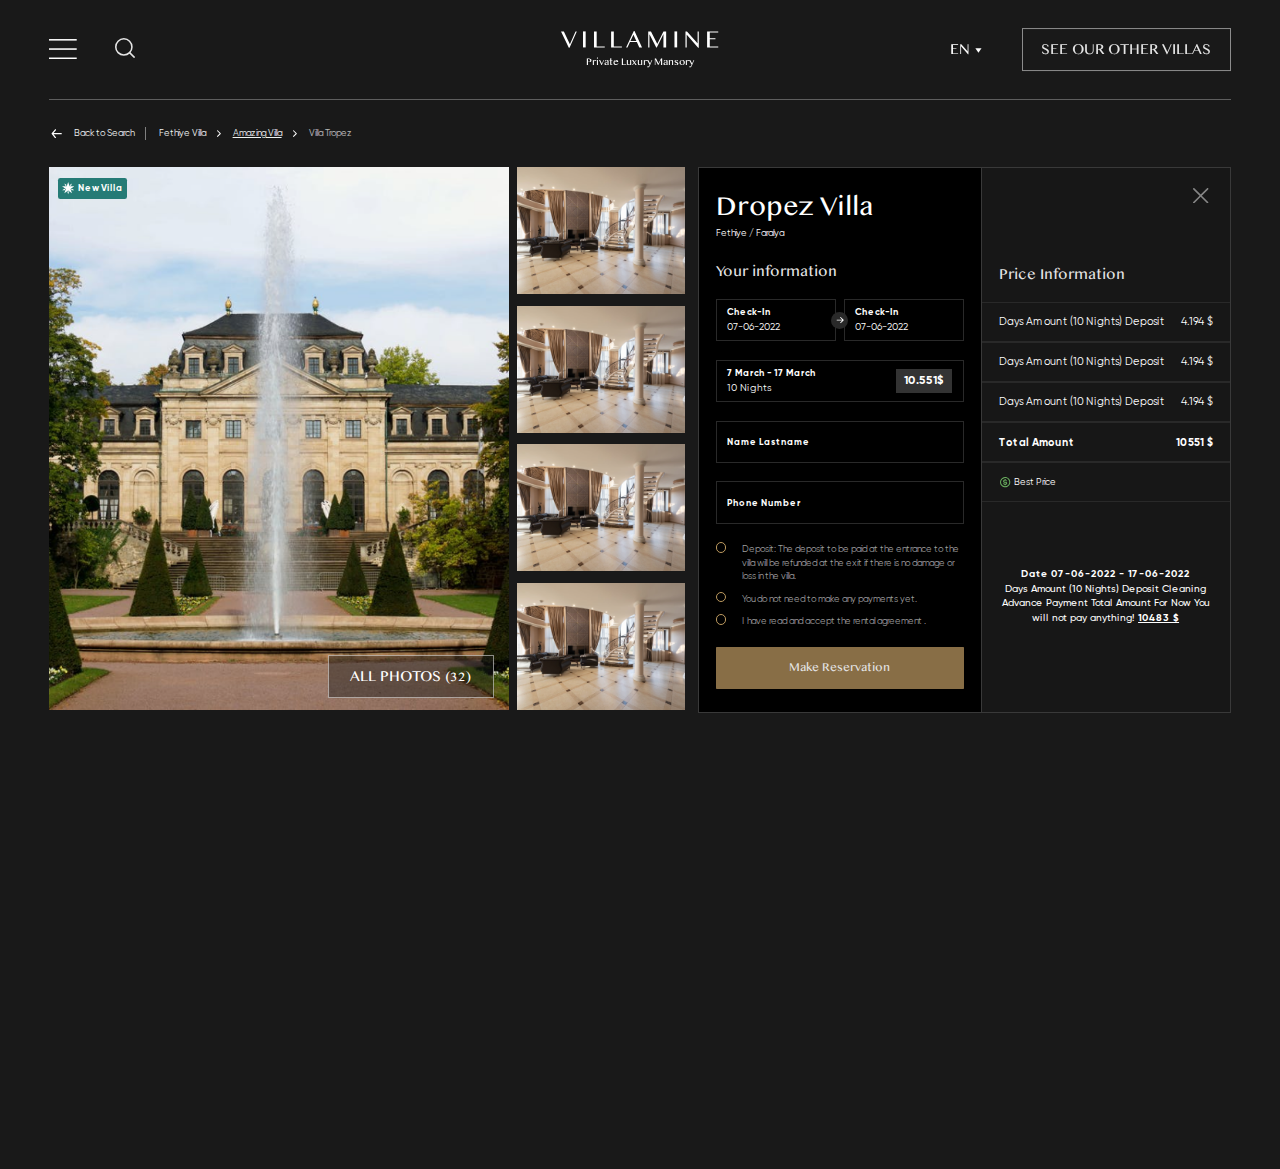
<file: rezervasyonDetay.html>
﻿
<!DOCTYPE html>
<html lang="tr">
<head>
    <title>Rez Detay</title>

    <meta charset="utf-8" />
    <meta name="viewport" content="width=device-width, initial-scale=1.0, maximum-scale=1.0, user-scalable=0" />
    <meta name="format-detection" content="telephone=no">
    <link rel="icon" href="favicon.ico">
    <link href="Content/favicon.ico" rel="shortcut icon" type="image/x-icon" />
    <link href="Content/Plugins/OwlCarousel/owl.carousel.min.css" rel="stylesheet" type="text/css" />
    <link href="Content/Plugins/OwlCarousel/owl.theme.default.min.css" rel="stylesheet" type="text/css" />
    <link href="Content/Plugins/swiper/swiper-bundle.min.css" rel="stylesheet" type="text/css" />
    <link href="Content/Styles/Css/Base.css" rel="stylesheet" type="text/css" />
    <link href="Content/Plugins/select2-4.1.0-rc.0/css/select2.min.css" rel="stylesheet" type="text/css" />
    <link href="Content/Plugins/DateRange/daterangepicker.css" rel="stylesheet" type="text/css" />
    <link href="Content/Plugins/fancyBox/fancybox.css" rel="stylesheet" type="text/css" />


</head>
<body class="tranparent-header home-page">

    <div id="page-wrapper">
        <div id="content-wrapper">


            <header class="comp-header-01">
                <div class="c-wrapper">

                    <section id="activity-container">

                        <a href="javascript:void(0);"
                           onclick='Feux.Modal.Actions.show({
                                 sender: this,
                                 contentId: "f-menu",
                                 type: "mdl",
                                 size: "lg",
                                 dir: ["fade","f-menu","is-menu"],
                                 menu:true,
                             });'
                           class="c-item-02">

                            <svg class="desk-hamb" width="36" height="26" viewBox="0 0 36 26" fill="none" xmlns="http://www.w3.org/2000/svg">
                                <rect width="36" height="2" fill="white" />
                                <rect y="12" width="36" height="2" fill="white" />
                                <rect y="24" width="36" height="2" fill="white" />
                            </svg>

                            <svg class="mobile-hamb" width="28" height="20" viewBox="0 0 28 20" fill="none" xmlns="http://www.w3.org/2000/svg">
                                <rect width="27.6923" height="1.53846" fill="white" />
                                <rect y="9.23096" width="27.6923" height="1.53846" fill="white" />
                                <rect y="18.4614" width="27.6923" height="1.53846" fill="white" />
                            </svg>


                        </a>
                        <a class="close-btn-hmb" href="#" onclick="Feux.Modal.Actions.closeClick({ ev: event, sender: this, menu:true });">
                            Back
                        </a>
                        <div class="c-item-03">
                            <input type="text" placeholder="Villa Name Search..." class="c-item-03-A" />
                            <a href="javascript:void(0);" class="search-btn-js">
                                <svg width="27" height="27" viewBox="0 0 27 27" fill="none" xmlns="http://www.w3.org/2000/svg">
                                    <rect x="19.292" y="17.8782" width="9.7369" height="2" transform="rotate(45 19.292 17.8782)" fill="#E5E5E5" />
                                    <circle cx="11.5" cy="11.5" r="10.5" stroke="#E5E5E5" stroke-width="2" />
                                </svg>
                            </a>
                        </div>



                    </section>


                    <a id="site-logo" href="index.html">
                        <div class="c-item-01">
                            <svg width="205" height="22" viewBox="0 0 205 22" fill="none" xmlns="http://www.w3.org/2000/svg">
                                <path d="M3.68743 0.46814L11.5448 17.0184L18.8405 0.46814H20.5041L11.0623 21.7573H10.1548L0 0.46814H3.68743Z" fill="white" />
                                <path d="M28.5344 0.46814H32.0346V21.2748H28.5344V0.46814Z" fill="white" />
                                <path d="M42.8376 0.46814H46.3378V19.928H56.8168V21.2748H42.8376V0.46814V0.46814Z" fill="white" />
                                <path d="M65.0774 0.46814H68.5776V19.928H79.0565V21.2748H65.0774V0.46814Z" fill="white" />
                                <path d="M95.4627 0L105.25 21.2748H101.685L98.5163 14.3392H89.5858L86.3089 21.2748H84.5516L94.584 0H95.4627ZM90.2052 12.9924H97.8754L94.0943 4.75333L90.2052 12.9924V12.9924Z" fill="white" />
                                <path d="M113.281 0.46814H116.86L124.955 16.4206H125.128L133.064 0.46814H136.579V21.2748H133.064V4.22039H132.956L124.422 21.2748H123.702L115.074 4.36443H114.836V21.2748H113.281V0.46814Z" fill="white" />
                                <path d="M147.368 0.46814H150.868V21.2748H147.368V0.46814Z" fill="white" />
                                <path d="M161.671 0.46814H163.63L177.263 15.686H177.422V0.46814H178.956V21.7573H178.142L163.378 4.84697H163.255V21.2748H161.671V0.46814V0.46814Z" fill="white" />
                                <path d="M204.22 0.46814V1.81492H193.252V9.2546H200.598V10.6014H193.252V19.9208H204.22V21.2676H189.752V0.46814H204.22Z" fill="white" />
                            </svg>
                        </div>
                        <div class="c-item-02">Private Luxury Mansory</div>
                    </a>

                    <a href="javascript:void(0);" class="search-btn-js hide-for-desktop">
                        <svg width="27" height="27" viewBox="0 0 27 27" fill="none" xmlns="http://www.w3.org/2000/svg">
                            <rect x="19.292" y="17.8782" width="9.7369" height="2" transform="rotate(45 19.292 17.8782)" fill="#E5E5E5" />
                            <circle cx="11.5" cy="11.5" r="10.5" stroke="#E5E5E5" stroke-width="2" />
                        </svg>
                    </a>

                    <section id="action-container">
                        <div class="c-item-01">
                            <a href="#" class="change-language">
                                <span>
                                    EN
                                </span>
                                <svg width="20" height="20" viewBox="0 0 20 20" fill="none" xmlns="http://www.w3.org/2000/svg">
                                    <path d="M15 8L10.97 14L7 8H15Z" fill="white" />
                                </svg>
                            </a>
                            <div class="c-item-01-A change-language-container">
                                <span class="c-unit-01">EN</span>
                                <span class="c-unit-01">TR</span>
                            </div>
                        </div>
                        <a href="#" class="c-item-02">
                            SEE OUR OTHER VILLAS
                        </a>
                    </section>
                </div>
            </header>



            <main>

                <div class="comp-breadcrumb-01">
                    <div class="c-wrapper">
                        <div class="back-to-search">
                            <a href="#">
                                <svg width="20" height="20" viewBox="0 0 20 20" fill="none" xmlns="http://www.w3.org/2000/svg">
                                    <path d="M15.8333 9.16666H5.94992L8.97492 5.53333C9.11637 5.36315 9.18442 5.14375 9.1641 4.92339C9.14379 4.70304 9.03677 4.49978 8.86659 4.35833C8.6964 4.21688 8.477 4.14883 8.25665 4.16915C8.03629 4.18946 7.83303 4.29648 7.69158 4.46666L3.52492 9.46666C3.49689 9.50643 3.47182 9.54821 3.44992 9.59166C3.44992 9.63333 3.44992 9.65833 3.39159 9.7C3.35381 9.79554 3.33404 9.89725 3.33325 10C3.33404 10.1027 3.35381 10.2044 3.39159 10.3C3.39159 10.3417 3.39159 10.3667 3.44992 10.4083C3.47182 10.4518 3.49689 10.4936 3.52492 10.5333L7.69158 15.5333C7.76994 15.6274 7.86805 15.703 7.97896 15.7549C8.08986 15.8067 8.21083 15.8335 8.33325 15.8333C8.52796 15.8337 8.71666 15.7659 8.86659 15.6417C8.95097 15.5717 9.02072 15.4858 9.07185 15.3888C9.12297 15.2919 9.15447 15.1858 9.16453 15.0766C9.1746 14.9675 9.16303 14.8574 9.13049 14.7528C9.09795 14.6481 9.04509 14.5509 8.97492 14.4667L5.94992 10.8333H15.8333C16.0543 10.8333 16.2662 10.7455 16.4225 10.5893C16.5788 10.433 16.6666 10.221 16.6666 10C16.6666 9.77898 16.5788 9.56702 16.4225 9.41074C16.2662 9.25446 16.0543 9.16666 15.8333 9.16666Z" fill="white" />
                                </svg>
                                Back to Search
                            </a>
                        </div>
                        <div class="crumbs">
                            <a href="#">
                                Fethiye Villa
                                <span>
                                    <svg width="5" height="9" viewBox="0 0 5 9" fill="none" xmlns="http://www.w3.org/2000/svg">
                                        <path d="M0.1912 8.8088C0.0687746 8.68634 -2.09698e-08 8.52027 -2.85389e-08 8.34711C-3.6108e-08 8.17394 0.0687745 8.00787 0.191199 7.88541L3.42372 4.65289L0.191199 1.42038C0.0722438 1.29721 0.00642141 1.13226 0.00790928 0.961033C0.00939716 0.789809 0.0780762 0.62602 0.199154 0.504942C0.320232 0.383864 0.484021 0.315186 0.655244 0.313699C0.826467 0.312211 0.991425 0.378033 1.11459 0.496988L4.8088 4.1912C4.93123 4.31366 5 4.47973 5 4.65289C5 4.82606 4.93123 4.99213 4.8088 5.11459L1.11459 8.8088C0.992127 8.93123 0.826055 9 0.652894 9C0.479733 9 0.313661 8.93123 0.1912 8.8088Z" fill="white" />
                                    </svg>
                                </span>
                            </a>
                            <a href="#">
                                Amazing Villa
                                <span>
                                    <svg width="5" height="9" viewBox="0 0 5 9" fill="none" xmlns="http://www.w3.org/2000/svg">
                                        <path d="M0.1912 8.8088C0.0687746 8.68634 -2.09698e-08 8.52027 -2.85389e-08 8.34711C-3.6108e-08 8.17394 0.0687745 8.00787 0.191199 7.88541L3.42372 4.65289L0.191199 1.42038C0.0722438 1.29721 0.00642141 1.13226 0.00790928 0.961033C0.00939716 0.789809 0.0780762 0.62602 0.199154 0.504942C0.320232 0.383864 0.484021 0.315186 0.655244 0.313699C0.826467 0.312211 0.991425 0.378033 1.11459 0.496988L4.8088 4.1912C4.93123 4.31366 5 4.47973 5 4.65289C5 4.82606 4.93123 4.99213 4.8088 5.11459L1.11459 8.8088C0.992127 8.93123 0.826055 9 0.652894 9C0.479733 9 0.313661 8.93123 0.1912 8.8088Z" fill="white" />
                                    </svg>
                                </span>
                            </a>
                            <a href="#">
                                Villa Tropez
                                <span>
                                    <svg width="5" height="9" viewBox="0 0 5 9" fill="none" xmlns="http://www.w3.org/2000/svg">
                                        <path d="M0.1912 8.8088C0.0687746 8.68634 -2.09698e-08 8.52027 -2.85389e-08 8.34711C-3.6108e-08 8.17394 0.0687745 8.00787 0.191199 7.88541L3.42372 4.65289L0.191199 1.42038C0.0722438 1.29721 0.00642141 1.13226 0.00790928 0.961033C0.00939716 0.789809 0.0780762 0.62602 0.199154 0.504942C0.320232 0.383864 0.484021 0.315186 0.655244 0.313699C0.826467 0.312211 0.991425 0.378033 1.11459 0.496988L4.8088 4.1912C4.93123 4.31366 5 4.47973 5 4.65289C5 4.82606 4.93123 4.99213 4.8088 5.11459L1.11459 8.8088C0.992127 8.93123 0.826055 9 0.652894 9C0.479733 9 0.313661 8.93123 0.1912 8.8088Z" fill="white" />
                                    </svg>
                                </span>
                            </a>
                        </div>
                    </div>
                </div>

                <section class="section-09">
                    <div class="c-wrapper">
                        <div class="c-column-01">
                            <div class="c-container-01">
                                <div class="badget">
                                    <svg width="16" height="16" viewBox="0 0 16 16" fill="none" xmlns="http://www.w3.org/2000/svg">
                                        <path d="M16 5.6032H9.88854L8 0L6.112 5.6032H0L4.94427 9.06667L3.05573 14.6693L8 11.2061L12.9443 14.6693L11.0557 9.06667L16 5.6032Z" fill="white" />
                                        <path d="M11.796 4.89174L12.8429 1.82854L10.0592 3.75147L10.4488 4.89174H11.796ZM6.91013 12.8093L8.00026 16L9.09093 12.8093L8.00026 12.0563L6.91013 12.8093ZM12.9816 8.6152L11.9616 9.31974L12.3947 10.5869H15.8357L12.9816 8.6152ZM5.94079 3.75147L3.15759 1.82854L4.20453 4.89174H5.55173L5.94079 3.75147ZM3.01893 8.6152L0.164795 10.5869H3.6056L4.03893 9.31974L3.01893 8.6152Z" fill="white" />
                                    </svg>
                                    New Villa
                                </div>
                                <a href="Content/Visuals/villadetailmain.png" data-fancybox="">
                                    <picture>
                                        <source media="(max-width: 500px)" srcset="Content/Visuals/villadetailmainmob.png">
                                        <source media="(min-width: 501px)" srcset="Content/Visuals/villadetailmain.png">
                                        <img src="Content/Visuals/villadetailmain.png">
                                    </picture>
                                </a>
                                <div class="all-photos">
                                    ALL PHOTOS (32)
                                </div>
                            </div>
                            <div class="c-container-02">
                                <a href="Content/Visuals/villadetail01.png" data-fancybox="">
                                    <picture>
                                        <source media="(max-width: 500px)" srcset="Content/Visuals/villadetailmainmob.png">
                                        <source media="(min-width: 501px)" srcset="Content/Visuals/villadetail01.png">
                                        <img src="Content/Visuals/villadetail01.png">
                                    </picture>
                                </a>
                                <a href="Content/Visuals/villadetail01.png" data-fancybox="">
                                    <picture>
                                        <source media="(max-width: 500px)" srcset="Content/Visuals/villadetailmainmob.png">
                                        <source media="(min-width: 501px)" srcset="Content/Visuals/villadetail01.png">
                                        <img src="Content/Visuals/villadetail01.png">
                                    </picture>
                                </a>
                                <a href="Content/Visuals/villadetail01.png" data-fancybox="">
                                    <picture>
                                        <source media="(max-width: 500px)" srcset="Content/Visuals/villadetailmainmob.png">
                                        <source media="(min-width: 501px)" srcset="Content/Visuals/villadetail01.png">
                                        <img src="Content/Visuals/villadetail01.png">
                                    </picture>
                                </a>
                                <a href="Content/Visuals/villadetail01.png" data-fancybox="">
                                    <picture>
                                        <source media="(max-width: 500px)" srcset="Content/Visuals/villadetailmainmob.png">
                                        <source media="(min-width: 501px)" srcset="Content/Visuals/villadetail01.png">
                                        <img src="Content/Visuals/villadetail01.png">
                                    </picture>
                                </a>
                            </div>
                        </div>
                        <div class="c-column-02" id="column-02-container">
                            <div class="c-content">
                                <div class="c-container-01">
                                    <div class="c-item-01">
                                        <div class="c-item-01-A">
                                            Dropez Villa
                                        </div>
                                        <div class="c-item-01-B">
                                            Fethiye / Faralya
                                        </div>
                                    </div>
                                    <div class="c-item-02">
                                        Your information
                                    </div>
                                    <div class="c-item-03">
                                        <div class="c-item-03-A first">
                                            <div class="c-unit-01">Check-In</div>
                                            <div class="c-unit-02">07-06-2022</div>
                                        </div>
                                        <div class="passing">
                                            <svg width="10" height="9" viewBox="0 0 10 9" fill="none" xmlns="http://www.w3.org/2000/svg">
                                                <path fill-rule="evenodd" clip-rule="evenodd" d="M0.858748 4.00122C0.858748 3.84969 0.918941 3.70438 1.02609 3.59723C1.13323 3.49009 1.27855 3.42989 1.43007 3.42989L8.04945 3.42989L5.59618 0.977766C5.54306 0.924646 5.50092 0.861584 5.47217 0.79218C5.44343 0.722776 5.42863 0.648389 5.42863 0.573267C5.42863 0.498145 5.44343 0.423758 5.47217 0.354354C5.50092 0.28495 5.54306 0.221888 5.59618 0.168768C5.6493 0.115649 5.71236 0.0735122 5.78176 0.0447641C5.85117 0.0160161 5.92556 0.00122035 6.00068 0.00122035C6.0758 0.00122036 6.15019 0.0160161 6.21959 0.0447642C6.28899 0.0735122 6.35206 0.115649 6.40518 0.168769L9.83313 3.59672C9.88633 3.64979 9.92855 3.71284 9.95735 3.78225C9.98615 3.85166 10.001 3.92607 10.001 4.00122C10.001 4.07637 9.98615 4.15078 9.95735 4.22019C9.92855 4.2896 9.88633 4.35265 9.83313 4.40572L6.40518 7.83367C6.2979 7.94095 6.15239 8.00122 6.00068 8.00122C5.84896 8.00122 5.70346 7.94095 5.59618 7.83367C5.4889 7.72639 5.42863 7.58089 5.42863 7.42917C5.42863 7.27746 5.4889 7.13195 5.59618 7.02467L8.04945 4.57255L1.43007 4.57255C1.27855 4.57255 1.13323 4.51235 1.02609 4.40521C0.918941 4.29806 0.858748 4.15274 0.858748 4.00122Z" fill="white" />
                                            </svg>
                                        </div>
                                        <div class="c-item-03-A">
                                            <div class="c-unit-01">Check-In</div>
                                            <div class="c-unit-02">07-06-2022</div>
                                        </div>
                                    </div>
                                    <div class="c-item-04">
                                        <div class="c-item-04-A">
                                            <div class="c-unit-01">7 March - 17 March</div>
                                            <div class="c-unit-02">10 Nights</div>
                                        </div>
                                        <div class="c-item-04-B">
                                            10.551$
                                        </div>
                                    </div>
                                    <div class="c-item-05">
                                        <input type="text" value="Name Lastname" />
                                    </div>
                                    <div class="c-item-05">
                                        <input type="text" value="Phone Number" />
                                    </div>
                                    <div class="c-item-06">
                                        <div class="chk-A chk-large">
                                            <input id="kvkk" name="kvkk" type="checkbox">
                                            <label for="kvkk">
                                                Deposit: The deposit to be paid at the entrance to the villa will be refunded at the exit if there is no damage or loss in the villa.
                                            </label>
                                        </div>
                                        <div class="chk-A chk-large">
                                            <input id="kvkk01" name="kvkk01" type="checkbox">
                                            <label for="kvkk01">
                                                You do not need to make any payments yet.
                                            </label>
                                        </div>
                                        <div class="chk-A chk-large">
                                            <input id="kvkk02" name="kvkk02" type="checkbox">
                                            <label for="kvkk02">
                                                I have read and accept the rental agreement .
                                            </label>
                                        </div>
                                    </div>
                                    <a href="#" class="c-item-07 make-reservation-js">
                                        Make Reservation
                                    </a>

                                </div>
                                <div class="c-container-02">
                                    <a href="#" class="c-item-01 close-reservation-btn">
                                        <svg width="21" height="20" viewBox="0 0 21 20" fill="none" xmlns="http://www.w3.org/2000/svg">
                                            <path d="M18.2116 0.323285L10.0021 8.53282L1.79257 0.323285C1.59512 0.142599 1.33557 0.0450604 1.06799 0.0509892C0.800407 0.056918 0.545432 0.165857 0.356177 0.355111C0.166923 0.544366 0.0579839 0.799341 0.0520551 1.06692C0.0461262 1.3345 0.143664 1.59405 0.32435 1.7915L8.52972 10.001L0.322268 18.2085C0.221997 18.3041 0.141841 18.4187 0.086511 18.5457C0.0311815 18.6727 0.00179504 18.8094 7.9697e-05 18.9479C-0.00163565 19.0864 0.0243547 19.2239 0.0765224 19.3522C0.12869 19.4805 0.205982 19.5971 0.303856 19.6951C0.40173 19.7931 0.518211 19.8706 0.64645 19.9229C0.774689 19.9753 0.9121 20.0015 1.0506 19.9999C1.18911 19.9984 1.32591 19.9692 1.45297 19.9141C1.58003 19.8589 1.69479 19.7789 1.79049 19.6788L10.0021 11.4713L18.2116 19.6809C18.4091 19.8616 18.6686 19.9591 18.9362 19.9532C19.2038 19.9472 19.4588 19.8383 19.648 19.6491C19.8373 19.4598 19.9462 19.2048 19.9522 18.9372C19.9581 18.6697 19.8606 18.4101 19.6799 18.2127L11.4703 10.0031L19.6799 1.7915C19.7801 1.69595 19.8603 1.58131 19.9156 1.45432C19.971 1.32734 20.0003 1.19058 20.0021 1.05208C20.0038 0.913575 19.9778 0.776128 19.9256 0.647814C19.8734 0.519501 19.7962 0.402911 19.6983 0.304898C19.6004 0.206885 19.4839 0.129427 19.3557 0.0770777C19.2274 0.0247281 19.09 -0.00145652 18.9515 6.2499e-05C18.813 0.00158152 18.6762 0.0307738 18.5492 0.0859233C18.4221 0.141073 18.3073 0.221066 18.2116 0.321202V0.323285Z" fill="#868686" />
                                        </svg>
                                    </a>

                                    <div class="c-item-02">Price Information</div>
                                    <div class="c-item-03">
                                        <div class="c-item-03-A">Days Amount (10 Nights) Deposit </div>
                                        <div class="c-item-03-A">4.194 $</div>
                                    </div>
                                    <div class="c-item-03">
                                        <div class="c-item-03-A">Days Amount (10 Nights) Deposit </div>
                                        <div class="c-item-03-A">4.194 $</div>
                                    </div>
                                    <div class="c-item-03">
                                        <div class="c-item-03-A">Days Amount (10 Nights) Deposit </div>
                                        <div class="c-item-03-A">4.194 $</div>
                                    </div>
                                    <div class="c-item-04">
                                        <div class="c-item-04-A">Total Amount </div>
                                        <div class="c-item-04-A">10551 $</div>
                                    </div>
                                    <div class="c-item-05">
                                        <svg width="16" height="16" viewBox="0 0 16 16" fill="none" xmlns="http://www.w3.org/2000/svg">
                                            <path d="M7.99968 1.33333C6.68114 1.33333 5.3922 1.72432 4.29588 2.45686C3.19955 3.18941 2.34506 4.2306 1.84048 5.44877C1.3359 6.66695 1.20387 8.00739 1.46111 9.3006C1.71834 10.5938 2.35328 11.7817 3.28563 12.714C4.21798 13.6464 5.40587 14.2813 6.69908 14.5386C7.99228 14.7958 9.33273 14.6638 10.5509 14.1592C11.7691 13.6546 12.8103 12.8001 13.5428 11.7038C14.2753 10.6075 14.6663 9.31854 14.6663 8C14.6663 7.12452 14.4939 6.25761 14.1589 5.44877C13.8238 4.63993 13.3328 3.90501 12.7137 3.28595C12.0947 2.66689 11.3597 2.17583 10.5509 1.8408C9.74206 1.50577 8.87516 1.33333 7.99968 1.33333ZM7.99968 13.3333C6.94484 13.3333 5.9137 13.0205 5.03664 12.4345C4.15957 11.8485 3.47599 11.0155 3.07232 10.041C2.66865 9.06643 2.56303 7.99408 2.76882 6.95951C2.97461 5.92495 3.48256 4.97464 4.22844 4.22876C4.97432 3.48288 5.92463 2.97493 6.9592 2.76914C7.99376 2.56335 9.06612 2.66897 10.0407 3.07264C11.0152 3.47631 11.8481 4.15989 12.4342 5.03695C13.0202 5.91402 13.333 6.94516 13.333 8C13.333 9.41448 12.7711 10.771 11.7709 11.7712C10.7707 12.7714 9.41417 13.3333 7.99968 13.3333Z" fill="#69AE5E" />
                                            <path d="M7.99967 7.33333C6.66634 7.33333 6.66634 6.91333 6.66634 6.66667C6.66634 6.42 7.13301 6 7.99967 6C8.86634 6 8.92634 6.42667 8.93301 6.66667H10.2663C10.2573 6.2125 10.094 5.77494 9.80318 5.42597C9.51237 5.077 9.11143 4.83743 8.66634 4.74667V4H7.33301V4.72667C5.99967 4.94667 5.33301 5.80667 5.33301 6.66667C5.33301 7.41333 5.67967 8.66667 7.99967 8.66667C9.33301 8.66667 9.33301 9.12 9.33301 9.33333C9.33301 9.54667 8.91967 10 7.99967 10C6.77301 10 6.66634 9.42667 6.66634 9.33333H5.33301C5.33301 9.94667 5.77301 11.0333 7.33301 11.28V12H8.66634V11.28C9.99967 11.0533 10.6663 10.1933 10.6663 9.33333C10.6663 8.58667 10.3197 7.33333 7.99967 7.33333Z" fill="#69AE5E" />
                                        </svg>
                                        Best Price
                                    </div>
                                    <div class="c-item-06">
                                        <div class="c-item-06-A">
                                            Date 07-06-2022 - 17-06-2022
                                        </div>
                                        <div class="c-item-06-B">
                                            Days Amount (10 Nights) Deposit Cleaning Advance Payment Total Amount For Now You will not pay anything! <span>10483 $</span>
                                        </div>
                                    </div>
                                </div>
                            </div>
                            <div class="alert-modal">
                                <a href="#" class="close-icon">
                                    <svg width="21" height="20" viewBox="0 0 21 20" fill="none" xmlns="http://www.w3.org/2000/svg">
                                        <path d="M18.2116 0.323285L10.0021 8.53282L1.79257 0.323285C1.59512 0.142599 1.33557 0.0450604 1.06799 0.0509892C0.800407 0.056918 0.545432 0.165857 0.356177 0.355111C0.166923 0.544366 0.0579839 0.799341 0.0520551 1.06692C0.0461262 1.3345 0.143664 1.59405 0.32435 1.7915L8.52972 10.001L0.322268 18.2085C0.221997 18.3041 0.141841 18.4187 0.086511 18.5457C0.0311815 18.6727 0.00179504 18.8094 7.9697e-05 18.9479C-0.00163565 19.0864 0.0243547 19.2239 0.0765224 19.3522C0.12869 19.4805 0.205982 19.5971 0.303856 19.6951C0.40173 19.7931 0.518211 19.8706 0.64645 19.9229C0.774689 19.9753 0.9121 20.0015 1.0506 19.9999C1.18911 19.9984 1.32591 19.9692 1.45297 19.9141C1.58003 19.8589 1.69479 19.7789 1.79049 19.6788L10.0021 11.4713L18.2116 19.6809C18.4091 19.8616 18.6686 19.9591 18.9362 19.9532C19.2038 19.9472 19.4588 19.8383 19.648 19.6491C19.8373 19.4598 19.9462 19.2048 19.9522 18.9372C19.9581 18.6697 19.8606 18.4101 19.6799 18.2127L11.4703 10.0031L19.6799 1.7915C19.7801 1.69595 19.8603 1.58131 19.9156 1.45432C19.971 1.32734 20.0003 1.19058 20.0021 1.05208C20.0038 0.913575 19.9778 0.776128 19.9256 0.647814C19.8734 0.519501 19.7962 0.402911 19.6983 0.304898C19.6004 0.206885 19.4839 0.129427 19.3557 0.0770777C19.2274 0.0247281 19.09 -0.00145652 18.9515 6.2499e-05C18.813 0.00158152 18.6762 0.0307738 18.5492 0.0859233C18.4221 0.141073 18.3073 0.221066 18.2116 0.321202V0.323285Z" fill="#868686" />
                                    </svg>
                                </a>
                                <div class="c-modal-01">
                                    <svg width="100" height="100" viewBox="0 0 100 100" fill="none" xmlns="http://www.w3.org/2000/svg">
                                        <path d="M33.3335 52.0834L45.8335 64.5834L66.6668 39.5834" stroke="#69AE5E" stroke-width="2" stroke-linecap="round" stroke-linejoin="round" />
                                        <path d="M50.0002 91.6667C73.012 91.6667 91.6668 73.0119 91.6668 50C91.6668 26.9882 73.012 8.33337 50.0002 8.33337C26.9883 8.33337 8.3335 26.9882 8.3335 50C8.3335 73.0119 26.9883 91.6667 50.0002 91.6667Z" stroke="#69AE5E" stroke-width="2" />
                                    </svg>

                                </div>
                                <div class="c-modal-02">
                                    Reservation Created Successfully!
                                </div>
                                <div class="c-modal-03">
                                    Ref Number: <span>V2345877</span>
                                </div>
                                <div class="c-modal-04">
                                    <a href="#" class="print-btn">Print Details</a>
                                    <a href="#" class="view-btn">View Inspection</a>
                                </div>
                            </div>

                        </div>
                    </div>
                </section>



            </main>


        </div>

        <section id="modal-wrapper">
            <div id="modal-content">
                <div id="modal-header"></div>
                <div id="modal-body"></div>
                <div id="modal-footer"></div>
                <a id="modal-close" href="javascript:void(0);" onclick="Feux.Modal.Actions.closeClick({ ev: event, sender: this });">

                </a>
            </div>
        </section>


        <section id="f-menu" data-modal-section="content">
            <div data-modal-section="header" class="menu-header">

            </div>



            <div data-modal-section="body" class="menu-body">
                <div class="c-wrapper">

                    <div class="c-column-01">
                        <nav>
                            <ul class="lvl-01-container">
                                <li class="lvl-01"><a href="#">Villa</a></li>
                                <li class="lvl-01"><a href="#">About Us</a></li>
                                <li class="lvl-01">
                                    <a href="#">Categories</a>
                                    <ul class="lvl-02-container">
                                        <li class="lvl-02">
                                            <a href="#">
                                                Fethiye
                                                <span>
                                                    <svg width="25" height="25" viewBox="0 0 25 25" fill="none" xmlns="http://www.w3.org/2000/svg">
                                                        <path d="M25 12.5C25 5.60735 19.3927 0 12.5 0C5.60735 0 0 5.60735 0 12.5C0.00230755 19.395 5.60965 25 12.5 25C12.5035 25 12.5058 25 12.5092 25C19.3973 24.9954 25 19.3892 25 12.5ZM20.9214 18.5689C21.0737 18.2216 21.1787 17.8627 21.2422 17.497C20.9699 17.5431 20.6895 17.5685 20.4045 17.5697C20.3514 17.7993 20.2776 18.0243 20.1818 18.2458C19.9326 18.8158 19.8911 19.4457 20.0365 20.0318C19.8172 19.9776 19.5899 19.9499 19.358 19.9499C18.9715 19.9499 18.5977 20.0272 18.2458 20.1818C17.752 20.3976 17.2339 20.5072 16.7055 20.5072C14.6091 20.5072 12.9038 18.8019 12.9038 16.7055C12.9038 16.4067 12.9396 16.1159 13.0054 15.8356C13.1092 16.0744 13.258 16.2994 13.453 16.4944C13.6342 16.6755 13.8326 16.8174 14.0414 16.9143C15.3175 17.5097 16.1494 18.6773 16.2809 20.0168C16.4205 20.0353 16.5624 20.0445 16.7067 20.0445C16.8359 20.0445 16.9628 20.0365 17.0909 20.0215C16.9547 18.3808 15.9256 16.8993 14.3841 16.1817C14.2607 16.124 14.1407 16.0375 14.0264 15.9221C13.5026 15.3983 13.5026 14.5456 14.0264 14.023C14.5503 13.4992 15.4017 13.4992 15.9256 14.023C16.0398 14.1372 16.1275 14.2584 16.1852 14.3807C16.957 16.0375 18.6092 17.1082 20.393 17.1082C21.7244 17.1082 22.9255 16.5405 23.7678 15.6348C23.2613 17.4508 22.3256 19.0892 21.0783 20.4357C20.7264 19.8819 20.6583 19.1769 20.9249 18.5689H20.9214ZM7.42916 20.4045C7.19956 20.3514 6.97457 20.2776 6.75305 20.1818C6.18308 19.9326 5.55312 19.8911 4.967 20.0365C5.02123 19.8172 5.04892 19.5899 5.04892 19.358C5.04892 18.9715 4.97046 18.5977 4.81701 18.2458C4.60126 17.752 4.49165 17.2339 4.49165 16.7055C4.49165 14.6091 6.19693 12.9038 8.29334 12.9038C8.59216 12.9038 8.88292 12.9396 9.16213 13.0054C8.9233 13.1092 8.69831 13.258 8.50332 13.453C8.32218 13.6342 8.18027 13.8326 8.08335 14.0414C7.488 15.3187 6.32038 16.1494 4.98085 16.2809C4.96354 16.4205 4.95316 16.5624 4.95316 16.7055C4.95316 16.8347 4.96123 16.9628 4.97623 17.0897C6.6169 16.9536 8.09719 15.9244 8.816 14.383C8.87368 14.2595 8.96022 14.1395 9.0756 14.0253C9.59941 13.5015 10.4509 13.5015 10.9747 14.0253C11.4985 14.5491 11.4985 15.4006 10.9747 15.9244C10.8605 16.0386 10.7393 16.1263 10.617 16.184C8.96022 16.9559 7.88951 18.6081 7.88951 20.3918C7.88951 21.7233 8.45717 22.9232 9.36289 23.7655C7.54684 23.259 5.90733 22.3244 4.56087 21.0772C5.11469 20.7241 5.8208 20.656 6.42999 20.9226C6.77728 21.0749 7.1361 21.1798 7.50185 21.2433C7.45569 20.971 7.43031 20.6906 7.42916 20.4057V20.4045ZM4.0786 6.42999C3.9263 6.77728 3.8213 7.1361 3.75785 7.50185C4.03014 7.45569 4.3105 7.43031 4.59549 7.42916C4.64856 7.19956 4.7224 6.97342 4.81816 6.75305C5.06738 6.18308 5.10892 5.55312 4.96354 4.967C5.18276 5.02123 5.41005 5.04892 5.64196 5.04892C6.02848 5.04892 6.4023 4.97162 6.7542 4.81701C7.24802 4.60126 7.76606 4.49165 8.29449 4.49165C10.3909 4.49165 12.0962 6.19693 12.0962 8.29334C12.0962 8.59216 12.0604 8.88291 11.9946 9.16328C11.8908 8.92445 11.742 8.69946 11.547 8.50448C11.3658 8.32333 11.1674 8.18142 10.9586 8.0845C9.68133 7.48915 8.85061 6.32153 8.71908 4.982C8.57947 4.96354 8.43871 4.95431 8.29449 4.95431C8.16527 4.95431 8.03835 4.96239 7.91028 4.97739C8.04643 6.61805 9.07559 8.0995 10.617 8.81715C10.7405 8.87484 10.8605 8.96137 10.9747 9.07675C11.4985 9.60056 11.4985 10.4532 10.9747 10.9759C10.4509 11.4997 9.59941 11.4997 9.0756 10.9759C8.96137 10.8616 8.87368 10.7405 8.816 10.617C8.04412 8.96022 6.39191 7.88951 4.60702 7.88951C3.27557 7.88951 2.07564 8.45717 1.23339 9.36289C1.73989 7.54684 2.67445 5.90733 3.92168 4.56087C4.27474 5.11469 4.34281 5.8208 4.07629 6.42884L4.0786 6.42999ZM10.1775 12.4988C11.2066 12.0362 12.0373 11.2066 12.5 10.1763C12.9627 11.2066 13.7922 12.0362 14.8225 12.4988C13.7922 12.9615 12.9627 13.7911 12.5 14.8214C12.0373 13.7922 11.2078 12.9615 10.1775 12.4988ZM18.5885 12.4988C20.1934 11.7777 21.3148 10.1648 21.3148 8.29334C21.3148 7.65299 21.1833 7.02534 20.9226 6.42884C20.8141 6.17962 20.7587 5.91425 20.7587 5.64081C20.7587 5.25314 20.8706 4.88162 21.076 4.56203C22.3221 5.90733 23.2555 7.54338 23.762 9.35712C23.7251 9.31789 23.6893 9.27751 23.6512 9.23943C23.117 8.70523 22.4732 8.32103 21.7729 8.10296C21.7752 8.16642 21.7775 8.22988 21.7775 8.29334C21.7775 8.51371 21.7625 8.72946 21.7348 8.94291C22.2332 9.13098 22.6924 9.42288 23.0801 9.81055C23.7978 10.5282 24.1935 11.4835 24.1935 12.4988C24.1935 14.5953 22.4882 16.3005 20.3918 16.3005C18.8977 16.3005 17.5651 15.4341 16.9155 14.0403C16.8186 13.8315 16.6767 13.6342 16.4955 13.4519C16.3005 13.2569 16.0755 13.1092 15.8367 13.0042C16.1159 12.9384 16.4078 12.9027 16.7067 12.9027C18.5042 12.9027 20.0145 14.158 20.4068 15.8379C20.6837 15.8379 20.9526 15.801 21.2098 15.7352C20.8983 14.2884 19.9072 13.0919 18.5885 12.4977V12.4988ZM20.4368 3.92399C19.8842 4.27589 19.1781 4.34396 18.57 4.07744C18.2227 3.92514 17.8639 3.82015 17.4982 3.75669C17.5443 4.02898 17.5697 4.30935 17.5708 4.59433C17.8004 4.64741 18.0266 4.72125 18.247 4.81701C18.8169 5.06623 19.4469 5.10776 20.033 4.96239C19.9788 5.1816 19.9511 5.4089 19.9511 5.64081C19.9511 6.02732 20.0295 6.40114 20.183 6.75305C20.3987 7.24686 20.5084 7.76491 20.5084 8.29334C20.5084 10.3897 18.8031 12.095 16.7067 12.095C16.4078 12.095 16.1171 12.0593 15.8367 11.9935C16.0755 11.8897 16.3005 11.742 16.4955 11.5458C16.6767 11.3647 16.8186 11.1662 16.9155 10.9574C17.5108 9.68017 18.6785 8.84945 20.018 8.71793C20.0353 8.57832 20.0457 8.4364 20.0457 8.29334C20.0457 8.16411 20.0376 8.03604 20.0226 7.90913C18.3819 8.04527 16.9017 9.07444 16.1828 10.6159C16.1252 10.7393 16.0386 10.8593 15.9233 10.9736C15.3994 11.4974 14.5468 11.4974 14.0241 10.9736C13.5003 10.4497 13.5003 9.59826 14.0241 9.07444C14.1384 8.96022 14.2595 8.87253 14.383 8.81484C16.0398 8.04297 17.1105 6.39076 17.1105 4.60702C17.1105 3.27672 16.5428 2.0768 15.6383 1.23454C17.4532 1.74105 19.0915 2.6756 20.4368 3.92168V3.92399ZM8.29564 3.22365C8.51602 3.22365 8.73177 3.23865 8.94522 3.26634C9.13328 2.76791 9.42519 2.3087 9.81286 1.92104C10.5305 1.20339 11.4858 0.807643 12.5012 0.807643C14.5976 0.807643 16.3028 2.51292 16.3028 4.60933C16.3028 6.10347 15.4364 7.43608 14.0426 8.08566C13.8338 8.18257 13.6353 8.32449 13.4542 8.50563C13.2592 8.70062 13.1115 8.9256 13.0065 9.16444C12.9407 8.88522 12.905 8.59447 12.905 8.29449C12.905 6.49691 14.1603 4.98662 15.8402 4.59318C15.839 4.31627 15.8033 4.04744 15.7375 3.79015C14.2907 4.10052 13.0942 5.09276 12.5 6.41153C11.7789 4.80663 10.1659 3.68516 8.29449 3.68516C7.65414 3.68516 7.02649 3.81669 6.42999 4.07744C6.18077 4.1859 5.91541 4.24128 5.64196 4.24128C5.25314 4.24128 4.88162 4.12936 4.56087 3.92284C5.90617 2.67676 7.54454 1.7422 9.35942 1.23569C9.31904 1.27261 9.27981 1.31069 9.24058 1.34876C8.70639 1.88296 8.32218 2.52677 8.10296 3.22711C8.16642 3.2248 8.22988 3.22249 8.29334 3.22249L8.29564 3.22365ZM3.22365 16.7055C3.22365 16.4851 3.23865 16.2694 3.26634 16.0559C2.76791 15.8679 2.3087 15.576 1.92104 15.1883C1.20454 14.4718 0.808796 13.5188 0.807643 12.5046C0.807643 10.4036 2.51292 8.69831 4.60933 8.69831C6.10462 8.69831 7.43608 9.5648 8.08566 10.9586C8.18257 11.1674 8.32449 11.3647 8.50563 11.547C8.70062 11.742 8.9256 11.8897 9.16444 11.9946C8.88522 12.0604 8.59447 12.0962 8.29449 12.0962C6.49575 12.0962 4.98662 10.8409 4.59318 9.16097C4.31627 9.16213 4.04744 9.1979 3.79015 9.26366C4.10052 10.7105 5.09276 11.907 6.41153 12.5012C4.80663 13.2223 3.68516 14.8352 3.68516 16.7067C3.68516 17.347 3.81669 17.9747 4.07744 18.5712C4.1859 18.8204 4.24128 19.0857 4.24128 19.3592C4.24128 19.748 4.12936 20.1195 3.92284 20.4391C2.67676 19.0938 1.7422 17.4555 1.23569 15.6406C1.27261 15.681 1.31069 15.7213 1.34876 15.7594C1.88296 16.2936 2.52561 16.6778 3.22711 16.8959C3.2248 16.8324 3.22249 16.769 3.22249 16.7055H3.22365ZM16.7055 21.7764C16.4851 21.7764 16.2682 21.7614 16.0559 21.7337C15.8679 22.2321 15.576 22.6913 15.1883 23.079C14.4949 23.7724 13.7888 24.1924 12.5 24.1924C10.4036 24.1924 8.69831 22.4871 8.69831 20.3907C8.69831 18.8954 9.5648 17.5639 10.9586 16.9143C11.1674 16.8174 11.3647 16.6755 11.547 16.4944C11.742 16.2994 11.8897 16.0744 11.9946 15.8356C12.0604 16.1148 12.0962 16.4055 12.0962 16.7055C12.0962 18.5042 10.8409 20.0134 9.16097 20.4068C9.16213 20.6837 9.1979 20.9526 9.26366 21.2098C10.7105 20.8995 11.907 19.9072 12.5012 18.5885C13.2223 20.1934 14.8352 21.3148 16.7067 21.3148C17.347 21.3148 17.9747 21.1833 18.57 20.9226C18.8192 20.8141 19.0846 20.7587 19.358 20.7587C19.7457 20.7587 20.1172 20.8706 20.4368 21.076C19.0915 22.3221 17.4555 23.2566 15.6417 23.7632C15.681 23.7262 15.7213 23.6893 15.7594 23.6512C16.2936 23.117 16.6778 22.4744 16.8959 21.7729C16.8324 21.7752 16.769 21.7775 16.7055 21.7775V21.7764Z" fill="white" fill-opacity="0.47" />
                                                    </svg>
                                                </span>
                                            </a>
                                        </li>
                                        <li class="lvl-02">
                                            <a href="#">
                                                Fethiye
                                                <span>
                                                    <svg width="25" height="25" viewBox="0 0 25 25" fill="none" xmlns="http://www.w3.org/2000/svg">
                                                        <path d="M25 12.5C25 5.60735 19.3927 0 12.5 0C5.60735 0 0 5.60735 0 12.5C0.00230755 19.395 5.60965 25 12.5 25C12.5035 25 12.5058 25 12.5092 25C19.3973 24.9954 25 19.3892 25 12.5ZM20.9214 18.5689C21.0737 18.2216 21.1787 17.8627 21.2422 17.497C20.9699 17.5431 20.6895 17.5685 20.4045 17.5697C20.3514 17.7993 20.2776 18.0243 20.1818 18.2458C19.9326 18.8158 19.8911 19.4457 20.0365 20.0318C19.8172 19.9776 19.5899 19.9499 19.358 19.9499C18.9715 19.9499 18.5977 20.0272 18.2458 20.1818C17.752 20.3976 17.2339 20.5072 16.7055 20.5072C14.6091 20.5072 12.9038 18.8019 12.9038 16.7055C12.9038 16.4067 12.9396 16.1159 13.0054 15.8356C13.1092 16.0744 13.258 16.2994 13.453 16.4944C13.6342 16.6755 13.8326 16.8174 14.0414 16.9143C15.3175 17.5097 16.1494 18.6773 16.2809 20.0168C16.4205 20.0353 16.5624 20.0445 16.7067 20.0445C16.8359 20.0445 16.9628 20.0365 17.0909 20.0215C16.9547 18.3808 15.9256 16.8993 14.3841 16.1817C14.2607 16.124 14.1407 16.0375 14.0264 15.9221C13.5026 15.3983 13.5026 14.5456 14.0264 14.023C14.5503 13.4992 15.4017 13.4992 15.9256 14.023C16.0398 14.1372 16.1275 14.2584 16.1852 14.3807C16.957 16.0375 18.6092 17.1082 20.393 17.1082C21.7244 17.1082 22.9255 16.5405 23.7678 15.6348C23.2613 17.4508 22.3256 19.0892 21.0783 20.4357C20.7264 19.8819 20.6583 19.1769 20.9249 18.5689H20.9214ZM7.42916 20.4045C7.19956 20.3514 6.97457 20.2776 6.75305 20.1818C6.18308 19.9326 5.55312 19.8911 4.967 20.0365C5.02123 19.8172 5.04892 19.5899 5.04892 19.358C5.04892 18.9715 4.97046 18.5977 4.81701 18.2458C4.60126 17.752 4.49165 17.2339 4.49165 16.7055C4.49165 14.6091 6.19693 12.9038 8.29334 12.9038C8.59216 12.9038 8.88292 12.9396 9.16213 13.0054C8.9233 13.1092 8.69831 13.258 8.50332 13.453C8.32218 13.6342 8.18027 13.8326 8.08335 14.0414C7.488 15.3187 6.32038 16.1494 4.98085 16.2809C4.96354 16.4205 4.95316 16.5624 4.95316 16.7055C4.95316 16.8347 4.96123 16.9628 4.97623 17.0897C6.6169 16.9536 8.09719 15.9244 8.816 14.383C8.87368 14.2595 8.96022 14.1395 9.0756 14.0253C9.59941 13.5015 10.4509 13.5015 10.9747 14.0253C11.4985 14.5491 11.4985 15.4006 10.9747 15.9244C10.8605 16.0386 10.7393 16.1263 10.617 16.184C8.96022 16.9559 7.88951 18.6081 7.88951 20.3918C7.88951 21.7233 8.45717 22.9232 9.36289 23.7655C7.54684 23.259 5.90733 22.3244 4.56087 21.0772C5.11469 20.7241 5.8208 20.656 6.42999 20.9226C6.77728 21.0749 7.1361 21.1798 7.50185 21.2433C7.45569 20.971 7.43031 20.6906 7.42916 20.4057V20.4045ZM4.0786 6.42999C3.9263 6.77728 3.8213 7.1361 3.75785 7.50185C4.03014 7.45569 4.3105 7.43031 4.59549 7.42916C4.64856 7.19956 4.7224 6.97342 4.81816 6.75305C5.06738 6.18308 5.10892 5.55312 4.96354 4.967C5.18276 5.02123 5.41005 5.04892 5.64196 5.04892C6.02848 5.04892 6.4023 4.97162 6.7542 4.81701C7.24802 4.60126 7.76606 4.49165 8.29449 4.49165C10.3909 4.49165 12.0962 6.19693 12.0962 8.29334C12.0962 8.59216 12.0604 8.88291 11.9946 9.16328C11.8908 8.92445 11.742 8.69946 11.547 8.50448C11.3658 8.32333 11.1674 8.18142 10.9586 8.0845C9.68133 7.48915 8.85061 6.32153 8.71908 4.982C8.57947 4.96354 8.43871 4.95431 8.29449 4.95431C8.16527 4.95431 8.03835 4.96239 7.91028 4.97739C8.04643 6.61805 9.07559 8.0995 10.617 8.81715C10.7405 8.87484 10.8605 8.96137 10.9747 9.07675C11.4985 9.60056 11.4985 10.4532 10.9747 10.9759C10.4509 11.4997 9.59941 11.4997 9.0756 10.9759C8.96137 10.8616 8.87368 10.7405 8.816 10.617C8.04412 8.96022 6.39191 7.88951 4.60702 7.88951C3.27557 7.88951 2.07564 8.45717 1.23339 9.36289C1.73989 7.54684 2.67445 5.90733 3.92168 4.56087C4.27474 5.11469 4.34281 5.8208 4.07629 6.42884L4.0786 6.42999ZM10.1775 12.4988C11.2066 12.0362 12.0373 11.2066 12.5 10.1763C12.9627 11.2066 13.7922 12.0362 14.8225 12.4988C13.7922 12.9615 12.9627 13.7911 12.5 14.8214C12.0373 13.7922 11.2078 12.9615 10.1775 12.4988ZM18.5885 12.4988C20.1934 11.7777 21.3148 10.1648 21.3148 8.29334C21.3148 7.65299 21.1833 7.02534 20.9226 6.42884C20.8141 6.17962 20.7587 5.91425 20.7587 5.64081C20.7587 5.25314 20.8706 4.88162 21.076 4.56203C22.3221 5.90733 23.2555 7.54338 23.762 9.35712C23.7251 9.31789 23.6893 9.27751 23.6512 9.23943C23.117 8.70523 22.4732 8.32103 21.7729 8.10296C21.7752 8.16642 21.7775 8.22988 21.7775 8.29334C21.7775 8.51371 21.7625 8.72946 21.7348 8.94291C22.2332 9.13098 22.6924 9.42288 23.0801 9.81055C23.7978 10.5282 24.1935 11.4835 24.1935 12.4988C24.1935 14.5953 22.4882 16.3005 20.3918 16.3005C18.8977 16.3005 17.5651 15.4341 16.9155 14.0403C16.8186 13.8315 16.6767 13.6342 16.4955 13.4519C16.3005 13.2569 16.0755 13.1092 15.8367 13.0042C16.1159 12.9384 16.4078 12.9027 16.7067 12.9027C18.5042 12.9027 20.0145 14.158 20.4068 15.8379C20.6837 15.8379 20.9526 15.801 21.2098 15.7352C20.8983 14.2884 19.9072 13.0919 18.5885 12.4977V12.4988ZM20.4368 3.92399C19.8842 4.27589 19.1781 4.34396 18.57 4.07744C18.2227 3.92514 17.8639 3.82015 17.4982 3.75669C17.5443 4.02898 17.5697 4.30935 17.5708 4.59433C17.8004 4.64741 18.0266 4.72125 18.247 4.81701C18.8169 5.06623 19.4469 5.10776 20.033 4.96239C19.9788 5.1816 19.9511 5.4089 19.9511 5.64081C19.9511 6.02732 20.0295 6.40114 20.183 6.75305C20.3987 7.24686 20.5084 7.76491 20.5084 8.29334C20.5084 10.3897 18.8031 12.095 16.7067 12.095C16.4078 12.095 16.1171 12.0593 15.8367 11.9935C16.0755 11.8897 16.3005 11.742 16.4955 11.5458C16.6767 11.3647 16.8186 11.1662 16.9155 10.9574C17.5108 9.68017 18.6785 8.84945 20.018 8.71793C20.0353 8.57832 20.0457 8.4364 20.0457 8.29334C20.0457 8.16411 20.0376 8.03604 20.0226 7.90913C18.3819 8.04527 16.9017 9.07444 16.1828 10.6159C16.1252 10.7393 16.0386 10.8593 15.9233 10.9736C15.3994 11.4974 14.5468 11.4974 14.0241 10.9736C13.5003 10.4497 13.5003 9.59826 14.0241 9.07444C14.1384 8.96022 14.2595 8.87253 14.383 8.81484C16.0398 8.04297 17.1105 6.39076 17.1105 4.60702C17.1105 3.27672 16.5428 2.0768 15.6383 1.23454C17.4532 1.74105 19.0915 2.6756 20.4368 3.92168V3.92399ZM8.29564 3.22365C8.51602 3.22365 8.73177 3.23865 8.94522 3.26634C9.13328 2.76791 9.42519 2.3087 9.81286 1.92104C10.5305 1.20339 11.4858 0.807643 12.5012 0.807643C14.5976 0.807643 16.3028 2.51292 16.3028 4.60933C16.3028 6.10347 15.4364 7.43608 14.0426 8.08566C13.8338 8.18257 13.6353 8.32449 13.4542 8.50563C13.2592 8.70062 13.1115 8.9256 13.0065 9.16444C12.9407 8.88522 12.905 8.59447 12.905 8.29449C12.905 6.49691 14.1603 4.98662 15.8402 4.59318C15.839 4.31627 15.8033 4.04744 15.7375 3.79015C14.2907 4.10052 13.0942 5.09276 12.5 6.41153C11.7789 4.80663 10.1659 3.68516 8.29449 3.68516C7.65414 3.68516 7.02649 3.81669 6.42999 4.07744C6.18077 4.1859 5.91541 4.24128 5.64196 4.24128C5.25314 4.24128 4.88162 4.12936 4.56087 3.92284C5.90617 2.67676 7.54454 1.7422 9.35942 1.23569C9.31904 1.27261 9.27981 1.31069 9.24058 1.34876C8.70639 1.88296 8.32218 2.52677 8.10296 3.22711C8.16642 3.2248 8.22988 3.22249 8.29334 3.22249L8.29564 3.22365ZM3.22365 16.7055C3.22365 16.4851 3.23865 16.2694 3.26634 16.0559C2.76791 15.8679 2.3087 15.576 1.92104 15.1883C1.20454 14.4718 0.808796 13.5188 0.807643 12.5046C0.807643 10.4036 2.51292 8.69831 4.60933 8.69831C6.10462 8.69831 7.43608 9.5648 8.08566 10.9586C8.18257 11.1674 8.32449 11.3647 8.50563 11.547C8.70062 11.742 8.9256 11.8897 9.16444 11.9946C8.88522 12.0604 8.59447 12.0962 8.29449 12.0962C6.49575 12.0962 4.98662 10.8409 4.59318 9.16097C4.31627 9.16213 4.04744 9.1979 3.79015 9.26366C4.10052 10.7105 5.09276 11.907 6.41153 12.5012C4.80663 13.2223 3.68516 14.8352 3.68516 16.7067C3.68516 17.347 3.81669 17.9747 4.07744 18.5712C4.1859 18.8204 4.24128 19.0857 4.24128 19.3592C4.24128 19.748 4.12936 20.1195 3.92284 20.4391C2.67676 19.0938 1.7422 17.4555 1.23569 15.6406C1.27261 15.681 1.31069 15.7213 1.34876 15.7594C1.88296 16.2936 2.52561 16.6778 3.22711 16.8959C3.2248 16.8324 3.22249 16.769 3.22249 16.7055H3.22365ZM16.7055 21.7764C16.4851 21.7764 16.2682 21.7614 16.0559 21.7337C15.8679 22.2321 15.576 22.6913 15.1883 23.079C14.4949 23.7724 13.7888 24.1924 12.5 24.1924C10.4036 24.1924 8.69831 22.4871 8.69831 20.3907C8.69831 18.8954 9.5648 17.5639 10.9586 16.9143C11.1674 16.8174 11.3647 16.6755 11.547 16.4944C11.742 16.2994 11.8897 16.0744 11.9946 15.8356C12.0604 16.1148 12.0962 16.4055 12.0962 16.7055C12.0962 18.5042 10.8409 20.0134 9.16097 20.4068C9.16213 20.6837 9.1979 20.9526 9.26366 21.2098C10.7105 20.8995 11.907 19.9072 12.5012 18.5885C13.2223 20.1934 14.8352 21.3148 16.7067 21.3148C17.347 21.3148 17.9747 21.1833 18.57 20.9226C18.8192 20.8141 19.0846 20.7587 19.358 20.7587C19.7457 20.7587 20.1172 20.8706 20.4368 21.076C19.0915 22.3221 17.4555 23.2566 15.6417 23.7632C15.681 23.7262 15.7213 23.6893 15.7594 23.6512C16.2936 23.117 16.6778 22.4744 16.8959 21.7729C16.8324 21.7752 16.769 21.7775 16.7055 21.7775V21.7764Z" fill="white" fill-opacity="0.47" />
                                                    </svg>
                                                </span>
                                            </a>
                                        </li>
                                        <li class="lvl-02">
                                            <a href="#">
                                                Fethiye
                                                <span>
                                                    <svg width="25" height="25" viewBox="0 0 25 25" fill="none" xmlns="http://www.w3.org/2000/svg">
                                                        <path d="M25 12.5C25 5.60735 19.3927 0 12.5 0C5.60735 0 0 5.60735 0 12.5C0.00230755 19.395 5.60965 25 12.5 25C12.5035 25 12.5058 25 12.5092 25C19.3973 24.9954 25 19.3892 25 12.5ZM20.9214 18.5689C21.0737 18.2216 21.1787 17.8627 21.2422 17.497C20.9699 17.5431 20.6895 17.5685 20.4045 17.5697C20.3514 17.7993 20.2776 18.0243 20.1818 18.2458C19.9326 18.8158 19.8911 19.4457 20.0365 20.0318C19.8172 19.9776 19.5899 19.9499 19.358 19.9499C18.9715 19.9499 18.5977 20.0272 18.2458 20.1818C17.752 20.3976 17.2339 20.5072 16.7055 20.5072C14.6091 20.5072 12.9038 18.8019 12.9038 16.7055C12.9038 16.4067 12.9396 16.1159 13.0054 15.8356C13.1092 16.0744 13.258 16.2994 13.453 16.4944C13.6342 16.6755 13.8326 16.8174 14.0414 16.9143C15.3175 17.5097 16.1494 18.6773 16.2809 20.0168C16.4205 20.0353 16.5624 20.0445 16.7067 20.0445C16.8359 20.0445 16.9628 20.0365 17.0909 20.0215C16.9547 18.3808 15.9256 16.8993 14.3841 16.1817C14.2607 16.124 14.1407 16.0375 14.0264 15.9221C13.5026 15.3983 13.5026 14.5456 14.0264 14.023C14.5503 13.4992 15.4017 13.4992 15.9256 14.023C16.0398 14.1372 16.1275 14.2584 16.1852 14.3807C16.957 16.0375 18.6092 17.1082 20.393 17.1082C21.7244 17.1082 22.9255 16.5405 23.7678 15.6348C23.2613 17.4508 22.3256 19.0892 21.0783 20.4357C20.7264 19.8819 20.6583 19.1769 20.9249 18.5689H20.9214ZM7.42916 20.4045C7.19956 20.3514 6.97457 20.2776 6.75305 20.1818C6.18308 19.9326 5.55312 19.8911 4.967 20.0365C5.02123 19.8172 5.04892 19.5899 5.04892 19.358C5.04892 18.9715 4.97046 18.5977 4.81701 18.2458C4.60126 17.752 4.49165 17.2339 4.49165 16.7055C4.49165 14.6091 6.19693 12.9038 8.29334 12.9038C8.59216 12.9038 8.88292 12.9396 9.16213 13.0054C8.9233 13.1092 8.69831 13.258 8.50332 13.453C8.32218 13.6342 8.18027 13.8326 8.08335 14.0414C7.488 15.3187 6.32038 16.1494 4.98085 16.2809C4.96354 16.4205 4.95316 16.5624 4.95316 16.7055C4.95316 16.8347 4.96123 16.9628 4.97623 17.0897C6.6169 16.9536 8.09719 15.9244 8.816 14.383C8.87368 14.2595 8.96022 14.1395 9.0756 14.0253C9.59941 13.5015 10.4509 13.5015 10.9747 14.0253C11.4985 14.5491 11.4985 15.4006 10.9747 15.9244C10.8605 16.0386 10.7393 16.1263 10.617 16.184C8.96022 16.9559 7.88951 18.6081 7.88951 20.3918C7.88951 21.7233 8.45717 22.9232 9.36289 23.7655C7.54684 23.259 5.90733 22.3244 4.56087 21.0772C5.11469 20.7241 5.8208 20.656 6.42999 20.9226C6.77728 21.0749 7.1361 21.1798 7.50185 21.2433C7.45569 20.971 7.43031 20.6906 7.42916 20.4057V20.4045ZM4.0786 6.42999C3.9263 6.77728 3.8213 7.1361 3.75785 7.50185C4.03014 7.45569 4.3105 7.43031 4.59549 7.42916C4.64856 7.19956 4.7224 6.97342 4.81816 6.75305C5.06738 6.18308 5.10892 5.55312 4.96354 4.967C5.18276 5.02123 5.41005 5.04892 5.64196 5.04892C6.02848 5.04892 6.4023 4.97162 6.7542 4.81701C7.24802 4.60126 7.76606 4.49165 8.29449 4.49165C10.3909 4.49165 12.0962 6.19693 12.0962 8.29334C12.0962 8.59216 12.0604 8.88291 11.9946 9.16328C11.8908 8.92445 11.742 8.69946 11.547 8.50448C11.3658 8.32333 11.1674 8.18142 10.9586 8.0845C9.68133 7.48915 8.85061 6.32153 8.71908 4.982C8.57947 4.96354 8.43871 4.95431 8.29449 4.95431C8.16527 4.95431 8.03835 4.96239 7.91028 4.97739C8.04643 6.61805 9.07559 8.0995 10.617 8.81715C10.7405 8.87484 10.8605 8.96137 10.9747 9.07675C11.4985 9.60056 11.4985 10.4532 10.9747 10.9759C10.4509 11.4997 9.59941 11.4997 9.0756 10.9759C8.96137 10.8616 8.87368 10.7405 8.816 10.617C8.04412 8.96022 6.39191 7.88951 4.60702 7.88951C3.27557 7.88951 2.07564 8.45717 1.23339 9.36289C1.73989 7.54684 2.67445 5.90733 3.92168 4.56087C4.27474 5.11469 4.34281 5.8208 4.07629 6.42884L4.0786 6.42999ZM10.1775 12.4988C11.2066 12.0362 12.0373 11.2066 12.5 10.1763C12.9627 11.2066 13.7922 12.0362 14.8225 12.4988C13.7922 12.9615 12.9627 13.7911 12.5 14.8214C12.0373 13.7922 11.2078 12.9615 10.1775 12.4988ZM18.5885 12.4988C20.1934 11.7777 21.3148 10.1648 21.3148 8.29334C21.3148 7.65299 21.1833 7.02534 20.9226 6.42884C20.8141 6.17962 20.7587 5.91425 20.7587 5.64081C20.7587 5.25314 20.8706 4.88162 21.076 4.56203C22.3221 5.90733 23.2555 7.54338 23.762 9.35712C23.7251 9.31789 23.6893 9.27751 23.6512 9.23943C23.117 8.70523 22.4732 8.32103 21.7729 8.10296C21.7752 8.16642 21.7775 8.22988 21.7775 8.29334C21.7775 8.51371 21.7625 8.72946 21.7348 8.94291C22.2332 9.13098 22.6924 9.42288 23.0801 9.81055C23.7978 10.5282 24.1935 11.4835 24.1935 12.4988C24.1935 14.5953 22.4882 16.3005 20.3918 16.3005C18.8977 16.3005 17.5651 15.4341 16.9155 14.0403C16.8186 13.8315 16.6767 13.6342 16.4955 13.4519C16.3005 13.2569 16.0755 13.1092 15.8367 13.0042C16.1159 12.9384 16.4078 12.9027 16.7067 12.9027C18.5042 12.9027 20.0145 14.158 20.4068 15.8379C20.6837 15.8379 20.9526 15.801 21.2098 15.7352C20.8983 14.2884 19.9072 13.0919 18.5885 12.4977V12.4988ZM20.4368 3.92399C19.8842 4.27589 19.1781 4.34396 18.57 4.07744C18.2227 3.92514 17.8639 3.82015 17.4982 3.75669C17.5443 4.02898 17.5697 4.30935 17.5708 4.59433C17.8004 4.64741 18.0266 4.72125 18.247 4.81701C18.8169 5.06623 19.4469 5.10776 20.033 4.96239C19.9788 5.1816 19.9511 5.4089 19.9511 5.64081C19.9511 6.02732 20.0295 6.40114 20.183 6.75305C20.3987 7.24686 20.5084 7.76491 20.5084 8.29334C20.5084 10.3897 18.8031 12.095 16.7067 12.095C16.4078 12.095 16.1171 12.0593 15.8367 11.9935C16.0755 11.8897 16.3005 11.742 16.4955 11.5458C16.6767 11.3647 16.8186 11.1662 16.9155 10.9574C17.5108 9.68017 18.6785 8.84945 20.018 8.71793C20.0353 8.57832 20.0457 8.4364 20.0457 8.29334C20.0457 8.16411 20.0376 8.03604 20.0226 7.90913C18.3819 8.04527 16.9017 9.07444 16.1828 10.6159C16.1252 10.7393 16.0386 10.8593 15.9233 10.9736C15.3994 11.4974 14.5468 11.4974 14.0241 10.9736C13.5003 10.4497 13.5003 9.59826 14.0241 9.07444C14.1384 8.96022 14.2595 8.87253 14.383 8.81484C16.0398 8.04297 17.1105 6.39076 17.1105 4.60702C17.1105 3.27672 16.5428 2.0768 15.6383 1.23454C17.4532 1.74105 19.0915 2.6756 20.4368 3.92168V3.92399ZM8.29564 3.22365C8.51602 3.22365 8.73177 3.23865 8.94522 3.26634C9.13328 2.76791 9.42519 2.3087 9.81286 1.92104C10.5305 1.20339 11.4858 0.807643 12.5012 0.807643C14.5976 0.807643 16.3028 2.51292 16.3028 4.60933C16.3028 6.10347 15.4364 7.43608 14.0426 8.08566C13.8338 8.18257 13.6353 8.32449 13.4542 8.50563C13.2592 8.70062 13.1115 8.9256 13.0065 9.16444C12.9407 8.88522 12.905 8.59447 12.905 8.29449C12.905 6.49691 14.1603 4.98662 15.8402 4.59318C15.839 4.31627 15.8033 4.04744 15.7375 3.79015C14.2907 4.10052 13.0942 5.09276 12.5 6.41153C11.7789 4.80663 10.1659 3.68516 8.29449 3.68516C7.65414 3.68516 7.02649 3.81669 6.42999 4.07744C6.18077 4.1859 5.91541 4.24128 5.64196 4.24128C5.25314 4.24128 4.88162 4.12936 4.56087 3.92284C5.90617 2.67676 7.54454 1.7422 9.35942 1.23569C9.31904 1.27261 9.27981 1.31069 9.24058 1.34876C8.70639 1.88296 8.32218 2.52677 8.10296 3.22711C8.16642 3.2248 8.22988 3.22249 8.29334 3.22249L8.29564 3.22365ZM3.22365 16.7055C3.22365 16.4851 3.23865 16.2694 3.26634 16.0559C2.76791 15.8679 2.3087 15.576 1.92104 15.1883C1.20454 14.4718 0.808796 13.5188 0.807643 12.5046C0.807643 10.4036 2.51292 8.69831 4.60933 8.69831C6.10462 8.69831 7.43608 9.5648 8.08566 10.9586C8.18257 11.1674 8.32449 11.3647 8.50563 11.547C8.70062 11.742 8.9256 11.8897 9.16444 11.9946C8.88522 12.0604 8.59447 12.0962 8.29449 12.0962C6.49575 12.0962 4.98662 10.8409 4.59318 9.16097C4.31627 9.16213 4.04744 9.1979 3.79015 9.26366C4.10052 10.7105 5.09276 11.907 6.41153 12.5012C4.80663 13.2223 3.68516 14.8352 3.68516 16.7067C3.68516 17.347 3.81669 17.9747 4.07744 18.5712C4.1859 18.8204 4.24128 19.0857 4.24128 19.3592C4.24128 19.748 4.12936 20.1195 3.92284 20.4391C2.67676 19.0938 1.7422 17.4555 1.23569 15.6406C1.27261 15.681 1.31069 15.7213 1.34876 15.7594C1.88296 16.2936 2.52561 16.6778 3.22711 16.8959C3.2248 16.8324 3.22249 16.769 3.22249 16.7055H3.22365ZM16.7055 21.7764C16.4851 21.7764 16.2682 21.7614 16.0559 21.7337C15.8679 22.2321 15.576 22.6913 15.1883 23.079C14.4949 23.7724 13.7888 24.1924 12.5 24.1924C10.4036 24.1924 8.69831 22.4871 8.69831 20.3907C8.69831 18.8954 9.5648 17.5639 10.9586 16.9143C11.1674 16.8174 11.3647 16.6755 11.547 16.4944C11.742 16.2994 11.8897 16.0744 11.9946 15.8356C12.0604 16.1148 12.0962 16.4055 12.0962 16.7055C12.0962 18.5042 10.8409 20.0134 9.16097 20.4068C9.16213 20.6837 9.1979 20.9526 9.26366 21.2098C10.7105 20.8995 11.907 19.9072 12.5012 18.5885C13.2223 20.1934 14.8352 21.3148 16.7067 21.3148C17.347 21.3148 17.9747 21.1833 18.57 20.9226C18.8192 20.8141 19.0846 20.7587 19.358 20.7587C19.7457 20.7587 20.1172 20.8706 20.4368 21.076C19.0915 22.3221 17.4555 23.2566 15.6417 23.7632C15.681 23.7262 15.7213 23.6893 15.7594 23.6512C16.2936 23.117 16.6778 22.4744 16.8959 21.7729C16.8324 21.7752 16.769 21.7775 16.7055 21.7775V21.7764Z" fill="white" fill-opacity="0.47" />
                                                    </svg>
                                                </span>
                                            </a>
                                        </li>
                                        <li class="lvl-02">
                                            <a href="#">
                                                Fethiye
                                                <span>
                                                    <svg width="25" height="25" viewBox="0 0 25 25" fill="none" xmlns="http://www.w3.org/2000/svg">
                                                        <path d="M25 12.5C25 5.60735 19.3927 0 12.5 0C5.60735 0 0 5.60735 0 12.5C0.00230755 19.395 5.60965 25 12.5 25C12.5035 25 12.5058 25 12.5092 25C19.3973 24.9954 25 19.3892 25 12.5ZM20.9214 18.5689C21.0737 18.2216 21.1787 17.8627 21.2422 17.497C20.9699 17.5431 20.6895 17.5685 20.4045 17.5697C20.3514 17.7993 20.2776 18.0243 20.1818 18.2458C19.9326 18.8158 19.8911 19.4457 20.0365 20.0318C19.8172 19.9776 19.5899 19.9499 19.358 19.9499C18.9715 19.9499 18.5977 20.0272 18.2458 20.1818C17.752 20.3976 17.2339 20.5072 16.7055 20.5072C14.6091 20.5072 12.9038 18.8019 12.9038 16.7055C12.9038 16.4067 12.9396 16.1159 13.0054 15.8356C13.1092 16.0744 13.258 16.2994 13.453 16.4944C13.6342 16.6755 13.8326 16.8174 14.0414 16.9143C15.3175 17.5097 16.1494 18.6773 16.2809 20.0168C16.4205 20.0353 16.5624 20.0445 16.7067 20.0445C16.8359 20.0445 16.9628 20.0365 17.0909 20.0215C16.9547 18.3808 15.9256 16.8993 14.3841 16.1817C14.2607 16.124 14.1407 16.0375 14.0264 15.9221C13.5026 15.3983 13.5026 14.5456 14.0264 14.023C14.5503 13.4992 15.4017 13.4992 15.9256 14.023C16.0398 14.1372 16.1275 14.2584 16.1852 14.3807C16.957 16.0375 18.6092 17.1082 20.393 17.1082C21.7244 17.1082 22.9255 16.5405 23.7678 15.6348C23.2613 17.4508 22.3256 19.0892 21.0783 20.4357C20.7264 19.8819 20.6583 19.1769 20.9249 18.5689H20.9214ZM7.42916 20.4045C7.19956 20.3514 6.97457 20.2776 6.75305 20.1818C6.18308 19.9326 5.55312 19.8911 4.967 20.0365C5.02123 19.8172 5.04892 19.5899 5.04892 19.358C5.04892 18.9715 4.97046 18.5977 4.81701 18.2458C4.60126 17.752 4.49165 17.2339 4.49165 16.7055C4.49165 14.6091 6.19693 12.9038 8.29334 12.9038C8.59216 12.9038 8.88292 12.9396 9.16213 13.0054C8.9233 13.1092 8.69831 13.258 8.50332 13.453C8.32218 13.6342 8.18027 13.8326 8.08335 14.0414C7.488 15.3187 6.32038 16.1494 4.98085 16.2809C4.96354 16.4205 4.95316 16.5624 4.95316 16.7055C4.95316 16.8347 4.96123 16.9628 4.97623 17.0897C6.6169 16.9536 8.09719 15.9244 8.816 14.383C8.87368 14.2595 8.96022 14.1395 9.0756 14.0253C9.59941 13.5015 10.4509 13.5015 10.9747 14.0253C11.4985 14.5491 11.4985 15.4006 10.9747 15.9244C10.8605 16.0386 10.7393 16.1263 10.617 16.184C8.96022 16.9559 7.88951 18.6081 7.88951 20.3918C7.88951 21.7233 8.45717 22.9232 9.36289 23.7655C7.54684 23.259 5.90733 22.3244 4.56087 21.0772C5.11469 20.7241 5.8208 20.656 6.42999 20.9226C6.77728 21.0749 7.1361 21.1798 7.50185 21.2433C7.45569 20.971 7.43031 20.6906 7.42916 20.4057V20.4045ZM4.0786 6.42999C3.9263 6.77728 3.8213 7.1361 3.75785 7.50185C4.03014 7.45569 4.3105 7.43031 4.59549 7.42916C4.64856 7.19956 4.7224 6.97342 4.81816 6.75305C5.06738 6.18308 5.10892 5.55312 4.96354 4.967C5.18276 5.02123 5.41005 5.04892 5.64196 5.04892C6.02848 5.04892 6.4023 4.97162 6.7542 4.81701C7.24802 4.60126 7.76606 4.49165 8.29449 4.49165C10.3909 4.49165 12.0962 6.19693 12.0962 8.29334C12.0962 8.59216 12.0604 8.88291 11.9946 9.16328C11.8908 8.92445 11.742 8.69946 11.547 8.50448C11.3658 8.32333 11.1674 8.18142 10.9586 8.0845C9.68133 7.48915 8.85061 6.32153 8.71908 4.982C8.57947 4.96354 8.43871 4.95431 8.29449 4.95431C8.16527 4.95431 8.03835 4.96239 7.91028 4.97739C8.04643 6.61805 9.07559 8.0995 10.617 8.81715C10.7405 8.87484 10.8605 8.96137 10.9747 9.07675C11.4985 9.60056 11.4985 10.4532 10.9747 10.9759C10.4509 11.4997 9.59941 11.4997 9.0756 10.9759C8.96137 10.8616 8.87368 10.7405 8.816 10.617C8.04412 8.96022 6.39191 7.88951 4.60702 7.88951C3.27557 7.88951 2.07564 8.45717 1.23339 9.36289C1.73989 7.54684 2.67445 5.90733 3.92168 4.56087C4.27474 5.11469 4.34281 5.8208 4.07629 6.42884L4.0786 6.42999ZM10.1775 12.4988C11.2066 12.0362 12.0373 11.2066 12.5 10.1763C12.9627 11.2066 13.7922 12.0362 14.8225 12.4988C13.7922 12.9615 12.9627 13.7911 12.5 14.8214C12.0373 13.7922 11.2078 12.9615 10.1775 12.4988ZM18.5885 12.4988C20.1934 11.7777 21.3148 10.1648 21.3148 8.29334C21.3148 7.65299 21.1833 7.02534 20.9226 6.42884C20.8141 6.17962 20.7587 5.91425 20.7587 5.64081C20.7587 5.25314 20.8706 4.88162 21.076 4.56203C22.3221 5.90733 23.2555 7.54338 23.762 9.35712C23.7251 9.31789 23.6893 9.27751 23.6512 9.23943C23.117 8.70523 22.4732 8.32103 21.7729 8.10296C21.7752 8.16642 21.7775 8.22988 21.7775 8.29334C21.7775 8.51371 21.7625 8.72946 21.7348 8.94291C22.2332 9.13098 22.6924 9.42288 23.0801 9.81055C23.7978 10.5282 24.1935 11.4835 24.1935 12.4988C24.1935 14.5953 22.4882 16.3005 20.3918 16.3005C18.8977 16.3005 17.5651 15.4341 16.9155 14.0403C16.8186 13.8315 16.6767 13.6342 16.4955 13.4519C16.3005 13.2569 16.0755 13.1092 15.8367 13.0042C16.1159 12.9384 16.4078 12.9027 16.7067 12.9027C18.5042 12.9027 20.0145 14.158 20.4068 15.8379C20.6837 15.8379 20.9526 15.801 21.2098 15.7352C20.8983 14.2884 19.9072 13.0919 18.5885 12.4977V12.4988ZM20.4368 3.92399C19.8842 4.27589 19.1781 4.34396 18.57 4.07744C18.2227 3.92514 17.8639 3.82015 17.4982 3.75669C17.5443 4.02898 17.5697 4.30935 17.5708 4.59433C17.8004 4.64741 18.0266 4.72125 18.247 4.81701C18.8169 5.06623 19.4469 5.10776 20.033 4.96239C19.9788 5.1816 19.9511 5.4089 19.9511 5.64081C19.9511 6.02732 20.0295 6.40114 20.183 6.75305C20.3987 7.24686 20.5084 7.76491 20.5084 8.29334C20.5084 10.3897 18.8031 12.095 16.7067 12.095C16.4078 12.095 16.1171 12.0593 15.8367 11.9935C16.0755 11.8897 16.3005 11.742 16.4955 11.5458C16.6767 11.3647 16.8186 11.1662 16.9155 10.9574C17.5108 9.68017 18.6785 8.84945 20.018 8.71793C20.0353 8.57832 20.0457 8.4364 20.0457 8.29334C20.0457 8.16411 20.0376 8.03604 20.0226 7.90913C18.3819 8.04527 16.9017 9.07444 16.1828 10.6159C16.1252 10.7393 16.0386 10.8593 15.9233 10.9736C15.3994 11.4974 14.5468 11.4974 14.0241 10.9736C13.5003 10.4497 13.5003 9.59826 14.0241 9.07444C14.1384 8.96022 14.2595 8.87253 14.383 8.81484C16.0398 8.04297 17.1105 6.39076 17.1105 4.60702C17.1105 3.27672 16.5428 2.0768 15.6383 1.23454C17.4532 1.74105 19.0915 2.6756 20.4368 3.92168V3.92399ZM8.29564 3.22365C8.51602 3.22365 8.73177 3.23865 8.94522 3.26634C9.13328 2.76791 9.42519 2.3087 9.81286 1.92104C10.5305 1.20339 11.4858 0.807643 12.5012 0.807643C14.5976 0.807643 16.3028 2.51292 16.3028 4.60933C16.3028 6.10347 15.4364 7.43608 14.0426 8.08566C13.8338 8.18257 13.6353 8.32449 13.4542 8.50563C13.2592 8.70062 13.1115 8.9256 13.0065 9.16444C12.9407 8.88522 12.905 8.59447 12.905 8.29449C12.905 6.49691 14.1603 4.98662 15.8402 4.59318C15.839 4.31627 15.8033 4.04744 15.7375 3.79015C14.2907 4.10052 13.0942 5.09276 12.5 6.41153C11.7789 4.80663 10.1659 3.68516 8.29449 3.68516C7.65414 3.68516 7.02649 3.81669 6.42999 4.07744C6.18077 4.1859 5.91541 4.24128 5.64196 4.24128C5.25314 4.24128 4.88162 4.12936 4.56087 3.92284C5.90617 2.67676 7.54454 1.7422 9.35942 1.23569C9.31904 1.27261 9.27981 1.31069 9.24058 1.34876C8.70639 1.88296 8.32218 2.52677 8.10296 3.22711C8.16642 3.2248 8.22988 3.22249 8.29334 3.22249L8.29564 3.22365ZM3.22365 16.7055C3.22365 16.4851 3.23865 16.2694 3.26634 16.0559C2.76791 15.8679 2.3087 15.576 1.92104 15.1883C1.20454 14.4718 0.808796 13.5188 0.807643 12.5046C0.807643 10.4036 2.51292 8.69831 4.60933 8.69831C6.10462 8.69831 7.43608 9.5648 8.08566 10.9586C8.18257 11.1674 8.32449 11.3647 8.50563 11.547C8.70062 11.742 8.9256 11.8897 9.16444 11.9946C8.88522 12.0604 8.59447 12.0962 8.29449 12.0962C6.49575 12.0962 4.98662 10.8409 4.59318 9.16097C4.31627 9.16213 4.04744 9.1979 3.79015 9.26366C4.10052 10.7105 5.09276 11.907 6.41153 12.5012C4.80663 13.2223 3.68516 14.8352 3.68516 16.7067C3.68516 17.347 3.81669 17.9747 4.07744 18.5712C4.1859 18.8204 4.24128 19.0857 4.24128 19.3592C4.24128 19.748 4.12936 20.1195 3.92284 20.4391C2.67676 19.0938 1.7422 17.4555 1.23569 15.6406C1.27261 15.681 1.31069 15.7213 1.34876 15.7594C1.88296 16.2936 2.52561 16.6778 3.22711 16.8959C3.2248 16.8324 3.22249 16.769 3.22249 16.7055H3.22365ZM16.7055 21.7764C16.4851 21.7764 16.2682 21.7614 16.0559 21.7337C15.8679 22.2321 15.576 22.6913 15.1883 23.079C14.4949 23.7724 13.7888 24.1924 12.5 24.1924C10.4036 24.1924 8.69831 22.4871 8.69831 20.3907C8.69831 18.8954 9.5648 17.5639 10.9586 16.9143C11.1674 16.8174 11.3647 16.6755 11.547 16.4944C11.742 16.2994 11.8897 16.0744 11.9946 15.8356C12.0604 16.1148 12.0962 16.4055 12.0962 16.7055C12.0962 18.5042 10.8409 20.0134 9.16097 20.4068C9.16213 20.6837 9.1979 20.9526 9.26366 21.2098C10.7105 20.8995 11.907 19.9072 12.5012 18.5885C13.2223 20.1934 14.8352 21.3148 16.7067 21.3148C17.347 21.3148 17.9747 21.1833 18.57 20.9226C18.8192 20.8141 19.0846 20.7587 19.358 20.7587C19.7457 20.7587 20.1172 20.8706 20.4368 21.076C19.0915 22.3221 17.4555 23.2566 15.6417 23.7632C15.681 23.7262 15.7213 23.6893 15.7594 23.6512C16.2936 23.117 16.6778 22.4744 16.8959 21.7729C16.8324 21.7752 16.769 21.7775 16.7055 21.7775V21.7764Z" fill="white" fill-opacity="0.47" />
                                                    </svg>
                                                </span>
                                            </a>
                                        </li>
                                        <li class="lvl-02">
                                            <a href="#">
                                                Fethiye
                                            </a>
                                        </li>
                                    </ul>
                                </li>
                                <li class="lvl-01"><a href="#">Blog</a></li>
                            </ul>
                        </nav>
                    </div>
                    <div class="c-column-02">
                        <div class="c-container-01">
                            <nav>
                                <ul class="lvl-01-container">
                                    <li class="lvl-01"><a href="#">My Reservation</a></li>
                                    <li class="lvl-01"><a href="#">My Reservation</a></li>
                                    <li class="lvl-01"><a href="#">My Reservation</a></li>
                                    <li class="lvl-01"><a href="#">My Reservation</a></li>
                                </ul>
                            </nav>
                        </div>
                        <div class="c-container-02">
                            <div class="c-item-01">
                                <nav>
                                    <ul class="lvl-01-container">
                                        <li class="lvl-01">
                                            <a href="#">CONTACT</a>
                                            <ul class="lvl-02-container">
                                                <li class="lvl-02"><a href="#">+90 (546) 344 3434</a></li>
                                                <li class="lvl-02"><a href="#" class="email">info@villamine.com</a></li>
                                                <li class="lvl-02">
                                                    <p>
                                                        Kalkan, Yalı Boyu Mahallesi Kışla Caddesi,
                                                        Günlük Sk. No:20, 07580 Kaş/Antalya, Türkiye
                                                    </p>
                                                </li>
                                            </ul>
                                        </li>

                                    </ul>
                                </nav>
                            </div>
                            <div class="c-item-01">
                                <nav>
                                    <ul class="lvl-01-container">
                                        <li class="lvl-01">
                                            <a href="#">PAGES</a>
                                            <ul class="lvl-02-container">
                                                <li class="lvl-02"><a href="#">My Reservation</a></li>
                                                <li class="lvl-02"><a href="#">My Reservation</a></li>
                                                <li class="lvl-02"><a href="#">My Reservation</a></li>
                                            </ul>
                                        </li>

                                    </ul>
                                </nav>
                            </div>
                        </div>
                    </div>
                </div>

            </div>

            <div data-modal-section="footer" class="menu-footer">
                <div class="c-wrapper">
                    <div class="c-item-01">
                        <a class="c-item-01-A" href="#">Follow Us</a>
                        <div class="c-item-01-B">
                            <a href="javascript:void(0);">
                                <svg width="24" height="24" viewBox="0 0 24 24" fill="none" xmlns="http://www.w3.org/2000/svg">
                                    <path fill-rule="evenodd" clip-rule="evenodd" d="M0 12.067C0 18.033 4.333 22.994 10 24V15.333H7V12H10V9.333C10 6.333 11.933 4.667 14.667 4.667C15.533 4.667 16.467 4.8 17.333 4.933V8H15.8C14.333 8 14 8.733 14 9.667V12H17.2L16.667 15.333H14V24C19.667 22.994 24 18.034 24 12.067C24 5.43 18.6 0 12 0C5.4 0 0 5.43 0 12.067Z" fill="white" />
                                </svg>
                            </a>
                            <a href="javascript:void(0);">
                                <svg width="24" height="24" viewBox="0 0 24 24" fill="none" xmlns="http://www.w3.org/2000/svg">
                                    <path fill-rule="evenodd" clip-rule="evenodd" d="M0 12.067C0 18.033 4.333 22.994 10 24V15.333H7V12H10V9.333C10 6.333 11.933 4.667 14.667 4.667C15.533 4.667 16.467 4.8 17.333 4.933V8H15.8C14.333 8 14 8.733 14 9.667V12H17.2L16.667 15.333H14V24C19.667 22.994 24 18.034 24 12.067C24 5.43 18.6 0 12 0C5.4 0 0 5.43 0 12.067Z" fill="white" />
                                </svg>
                            </a>
                            <a href="javascript:void(0);">
                                <svg width="24" height="24" viewBox="0 0 24 24" fill="none" xmlns="http://www.w3.org/2000/svg">
                                    <path fill-rule="evenodd" clip-rule="evenodd" d="M0 12.067C0 18.033 4.333 22.994 10 24V15.333H7V12H10V9.333C10 6.333 11.933 4.667 14.667 4.667C15.533 4.667 16.467 4.8 17.333 4.933V8H15.8C14.333 8 14 8.733 14 9.667V12H17.2L16.667 15.333H14V24C19.667 22.994 24 18.034 24 12.067C24 5.43 18.6 0 12 0C5.4 0 0 5.43 0 12.067Z" fill="white" />
                                </svg>
                            </a>
                        </div>
                    </div>
                    <div class="c-item-02">
                        © 2019 Villamine.com All Rights Reserved.
                    </div>
                </div>

            </div>
        </section>

        <div id="overlay-wrapper" onclick="Feux.Base.overlayClick({ sender: this });"></div>
        <div id="toast-wrapper"></div>
    </div>

    <div id="mq-values">
        <div id="mq-xs1"></div>
        <div id="mq-xs2"></div>
        <div id="mq-sm1"></div>
        <div id="mq-sm2"></div>
        <div id="mq-md"></div>
        <div id="mq-lg"></div>
        <div id="mq-xl"></div>
    </div>


    <script src="Content/Plugins/Jquery.Library/jquery-3.6.0.min.js"></script>
    <script src="Content/Plugins/Jquery.Validation/jquery.validate.js"></script>
    <script src="Content/Plugins/select2-4.1.0-rc.0/js/select2.min.js"></script>
    <script src="Content/Plugins/DateRange/moment-with-locales.min.js"></script>
    <script src="Content/Plugins/DateRange/daterangepicker.js"></script>
    <script src="Content/Plugins/Jquery.Mask/jquery.mask.js"></script>
    <script src="Content/Plugins/OwlCarousel/owl.carousel.min.js"></script>
    <script src="Content/Plugins/fancyBox/fancybox.umd.js"></script>
    <script src="Content/Scripts/Base/Feux.Common.Global.js"></script>
    <script src="Content/Scripts/Base/Feux.Common.Helper.js"></script>
    <script src="Content/Scripts/Base/Feux.Common.Base.js"></script>
    <script src="Content/Scripts/Base/Feux.Common.UX.js"></script>
    <script src="Content/Scripts/Base/Feux.Common.jQuery.js"></script>
    <script src="Content/Scripts/Base/Feux.Modal.Base.js"></script>
    <script src="Content/Scripts/Base/Feux.Animation.Base.js"></script>
    <script src="Content/Scripts/Form/Feux.Form.Base.js"></script>
    <script src="Content/Scripts/Form/Feux.Form.Validation.js"></script>
    <script src="Content/Scripts/Form/Feux.Form.Plugin.js"></script>
    <script src="Content/Scripts/Static/Feux.Layout.js"></script>
    <script src="Content/Scripts/Static/Feux.Page.Home.js"></script>
    <script src="Content/Scripts/Static/Feux.Page.UX.js"></script>
    <script src="Content/Plugins/swiper/swiper-bundle.min.js"></script>
    <script>$(document).ready(function () {
            Fancybox.bind("[data-fancybox]", {
                infinite: true,
                groupAll: true,

                template: {
                    // Close button icon
                    closeButton:
                        '<svg xmlns="http://www.w3.org/2000/svg" viewBox="0 0 24 24" tabindex="-1"><path d="M20 20L4 4m16 0L4 20"/></svg>',
                    // Loading indicator icon
                    spinner:
                        '<svg xmlns="http://www.w3.org/2000/svg" width="50" height="50" viewBox="25 25 50 50" tabindex="-1"><circle cx="50" cy="50" r="20"/></svg>',


                },
                Carousel: {
                    Navigation: {
                        prevTpl:
                            '<svg xmlns="http://www.w3.org/2000/svg" width="24" height="24" viewBox="0 0 24 24"><path d="M11 5l-7 7 7 7"/><path d="M4 12h16"/></svg>',
                        nextTpl:
                            '<svg xmlns="http://www.w3.org/2000/svg" width="24" height="24" viewBox="0 0 24 24"><path d="M4 12h16"/><path d="M13 5l7 7-7 7"/></svg>',
                    },
                }
            }
            );
            $(function () {
                $('input[name="daterange"]').daterangepicker({
                    opens: 'left',
                    "autoApply": true,
                    "locale": {
                        "format": "DD/MM/YYYY",
                        "separator": " - ",
                        "applyLabel": "Uygula",
                        "cancelLabel": "Vazgeç",
                        "fromLabel": "Dan",
                        "toLabel": "a",
                        "customRangeLabel": "Seç",
                        "daysOfWeek": [
                            "Pt",
                            "Sl",
                            "Çr",
                            "Pr",
                            "Cm",
                            "Ct",
                            "Pz"
                        ],
                        "monthNames": [
                            "Ocak",
                            "Şubat",
                            "Mart",
                            "Nisan",
                            "Mayıs",
                            "Haziran",
                            "Temmuz",
                            "Ağustos",
                            "Eylül",
                            "Ekim",
                            "Kasım",
                            "Aralık"
                        ],
                        "firstDay": 1
                    }

                }, function (start, end, label) {
                    console.log("A new date selection was made: " + start.format('YYYY-MM-DD') + ' to ' + end.format('YYYY-MM-DD'));
                });
            });
        });</script>

</body>
</html>
</file>
<file: Content/Styles/Css/Base.css>
/* Common XS1 and XS2 */
@media all and (max-width: 767px) {
  .dsp-no-wrapper-xs1-wr20 {
    width: calc(100% + 40px);
    margin: 0 0 0 -20px;
  }

  .dsp-overflow-xs1-wr8-comp160-12 {
    display: flex;
    flex-wrap: nowrap;
    overflow-x: auto;
    flex-shrink: 0;
    width: calc(100% + 16px);
    margin: 0 0 0 -8px;
  }
  .dsp-overflow-xs1-wr8-comp160-12 > * {
    width: 160px;
    flex-shrink: 0;
    margin-right: 12px;
  }
  .dsp-overflow-xs1-wr8-comp160-12 > *:first-child {
    margin-left: 8px;
  }
  .dsp-overflow-xs1-wr8-comp160-12 > *:last-child {
    margin-right: 8px;
  }

  .dsp-grid-xs1-1-20-20 {
    display: grid;
    grid-template-columns: repeat(1, 1fr);
    grid-gap: 20px 20px;
  }

  _:-ms-fullscreen, :root .dsp-grid-xs1-1-20-20 {
    overflow: hidden;
  }
  _:-ms-fullscreen > *, :root .dsp-grid-xs1-1-20-20 > * {
    width: 1534px;
    float: left;
    margin: 20px 20px 0 0;
  }
  _:-ms-fullscreen > *:nth-child(1), :root .dsp-grid-xs1-1-20-20 > *:nth-child(1) {
    margin-top: 0;
  }
  _:-ms-fullscreen > *:nth-child(1n+1), :root .dsp-grid-xs1-1-20-20 > *:nth-child(1n+1) {
    margin-right: 0;
  }
}
/* LG */
@media all and (min-width: 768px) {
  .dsp-grid-lg-3-32-24 {
    display: grid;
    grid-template-columns: repeat(3, 1fr);
    grid-gap: 32px 24px;
  }

  _:-ms-fullscreen, :root .dsp-grid-lg-3-32-24 {
    overflow: hidden;
  }
  _:-ms-fullscreen > *, :root .dsp-grid-lg-3-32-24 > * {
    width: 495.3333333333px;
    float: left;
    margin: 32px 24px 0 0;
  }
  _:-ms-fullscreen > *:nth-child(1), :root .dsp-grid-lg-3-32-24 > *:nth-child(1) {
    margin-top: 0;
  }
  _:-ms-fullscreen > *:nth-child(2), :root .dsp-grid-lg-3-32-24 > *:nth-child(2) {
    margin-top: 0;
  }
  _:-ms-fullscreen > *:nth-child(3), :root .dsp-grid-lg-3-32-24 > *:nth-child(3) {
    margin-top: 0;
  }
  _:-ms-fullscreen > *:nth-child(3n+3), :root .dsp-grid-lg-3-32-24 > *:nth-child(3n+3) {
    margin-right: 0;
  }
}
#mq-info {
  height: 0px !important;
}

#mq-values {
  height: 0px !important;
}
#mq-values #mq-xs1 {
  width: 0px;
}
#mq-values #mq-xs2 {
  width: 420px;
}
#mq-values #mq-sm1 {
  width: 768px;
}
#mq-values #mq-sm2 {
  width: 1024px;
}
#mq-values #mq-md {
  width: 1550px;
}
#mq-values #mq-lg {
  width: 1600px;
}

@media all and (max-width: 419px) {
  #mq-info {
    width: 0px;
  }
}
@media all and (min-width: 420px) and (max-width: 767px) {
  #mq-info {
    width: 420px;
  }
}
@media all and (min-width: 768px) and (max-width: 1023px) {
  #mq-info {
    width: 768px;
  }
}
@media all and (min-width: 1024px) and (max-width: 1549px) {
  #mq-info {
    width: 1024px;
  }
}
@media all and (min-width: 1550px) and (max-width: 1599px) {
  #mq-info {
    width: 1550px;
  }
}
@media all and (min-width: 1600px) {
  #mq-info {
    width: 1600px;
  }
}
*, *::before, *::after {
  position: relative;
  margin: 0;
  padding: 0;
  border: 0;
  list-style: none;
  box-sizing: border-box;
  -webkit-box-sizing: border-box;
  -moz-box-sizing: border-box;
  -ms-box-sizing: border-box;
  -o-box-sizing: border-box;
  outline: 0;
  text-rendering: optimizeLegibility;
  font-size: inherit;
}

blockquote {
  quotes: none;
}

table {
  border-collapse: collapse;
  border-spacing: 0;
}

main, header, aside, img {
  display: block;
}

input:not([type=checkbox]):not([type=radio]), textarea, select {
  -webkit-appearance: none;
  -moz-appearance: none;
}

input[type=checkbox], input[type=radio] {
  position: absolute;
  z-index: -100;
  opacity: 0;
}

input[type=number]::-webkit-inner-spin-button,
input[type=number]::-webkit-outer-spin-button {
  -webkit-appearance: none;
  margin: 0;
}

input[type=number] {
  -moz-appearance: textfield !important;
  /* Firefox */
}

hr {
  height: 0;
}

html {
  scroll-behavior: smooth;
  height: 100%;
  -webkit-text-size-adjust: 100%;
  -webkit-tap-highlight-color: rgba(0, 0, 0, 0);
}

body {
  min-height: 100%;
  background: #191919;
}
body.noscroll {
  position: fixed;
  width: 100%;
  overflow-y: scroll;
}

#content-wrapper {
  z-index: 0;
}

#overlay-wrapper {
  display: block;
  visibility: hidden;
  position: fixed;
  z-index: 100;
  top: 0;
  right: 0;
  bottom: 0;
  left: 0;
  background: rgba(34, 31, 68, 0.24);
  opacity: 0;
  transition: visibility 0s 0.3s, opacity 0.3s 0s;
}
#overlay-wrapper.on {
  visibility: visible;
  opacity: 1;
  transition: visibility 0s 0s, opacity 0.3s 0.05s;
}

.c-wrapper {
  margin: 0 auto 0 auto;
}

.no-header header {
  display: none;
}

.no-menu #menu-primary,
.no-menu #hamburger-menu-wrapper {
  display: none;
}

.no-footer footer {
  display: none;
}

.custom-scroll-01 {
  overflow-y: auto;
}
.custom-scroll-01::-webkit-scrollbar {
  width: 5px;
}
.custom-scroll-01::-webkit-scrollbar-thumb {
  width: 5px;
  border-radius: 2px;
  background-color: #F5F7F9;
}

/* Common XS1 and XS2 */
@media all and (max-width: 767px) {
  .c-wrapper {
    width: calc(100% - 40px);
  }
}
/* Common SM1 and SM2 */
@media all and (min-width: 768px) and (max-width: 1549px) {
  body {
    zoom: 0.77;
  }

  .c-wrapper {
    width: 1534px;
  }
}
/* Common MD and LG */
@media all and (min-width: 1550px) {
  .c-wrapper {
    width: 1534px;
  }
}
.section-01 .bg-image img {
  width: 100%;
}
.section-01:after {
  content: "";
  position: absolute;
  right: 0;
  bottom: 0;
  left: 0;
  height: 100%;
  z-index: 1;
  background: rgba(0, 0, 0, 0.47);
}
.section-01 video {
  width: 100%;
  height: 100vh;
  object-fit: cover;
}
.section-01 .second-c-wrapper {
  top: 500px;
  display: flex;
  flex-direction: column;
  align-items: center;
  z-index: 2;
  position: absolute;
  margin-left: auto;
  margin-right: auto;
  left: 0;
  right: 0;
  text-align: center;
}
.section-01 .second-c-wrapper .c-item-01 {
  margin-bottom: 26px;
  display: flex;
  flex-direction: column;
  align-items: center;
}
.section-01 .second-c-wrapper .c-item-01 .c-item-01-A {
  font-family: "Oriya MN";
  font-style: normal;
  font-weight: 400;
  font-size: 50px;
  line-height: 61px;
  color: #FFFFFF;
}
.section-01 .second-c-wrapper .c-item-01 .c-item-01-B {
  font-family: "Gilroy";
  font-style: normal;
  font-weight: 400;
  font-size: 20px;
  line-height: 23px;
  color: #FFFFFF;
  margin-bottom: 26px;
}
.section-01 .second-c-wrapper .c-item-01 .c-item-01-C {
  display: flex;
  width: 642px;
  height: 1px;
  background: rgba(255, 255, 255, 0.3);
}
.section-01 .second-c-wrapper .c-item-02 {
  display: flex;
  align-items: center;
}
.section-01 .second-c-wrapper .c-item-02 a {
  font-family: "Oriya MN";
  display: flex;
  align-items: center;
  font-style: normal;
  font-weight: 400;
  font-size: 20px;
  line-height: 14px;
  color: #FFFFFF;
}
.section-01 .second-c-wrapper .c-item-02 a span {
  margin: 0 25px;
}
.section-01 .first-c-wrapper {
  z-index: 2;
  position: absolute;
  margin-left: auto;
  margin-right: auto;
  left: 0;
  right: 0;
  text-align: center;
  bottom: 53px;
}
.section-01 .first-c-wrapper .header-for-mobile {
  display: none;
}
.section-01 .first-c-wrapper .action-container {
  display: flex;
  align-items: center;
  justify-content: center;
}
.section-01 .first-c-wrapper .action-container .select2-container {
  width: 100% !important;
  text-align: left !important;
}
.section-01 .first-c-wrapper .action-container .select2-container .selection {
  z-index: 33;
}
.section-01 .first-c-wrapper .action-container .select2-container:after {
  content: "";
  position: absolute;
  right: 10px;
  top: 50%;
  height: 7px;
  width: 13px;
  background-image: url("data:image/svg+xml,%3Csvg%20width%3D%2213%22%20height%3D%227%22%20viewBox%3D%220%200%2013%207%22%20fill%3D%22none%22%20xmlns%3D%22http%3A%2F%2Fwww.w3.org%2F2000%2Fsvg%22%3E%20%3Cpath%20d%3D%22M0.267679%200.267679C0.439126%200.0962844%200.671626%200%200.914052%200C1.15648%200%201.38898%200.0962844%201.56042%200.267679L6.08595%204.7932L10.6115%200.267679C10.7839%200.101142%2011.0148%200.00899045%2011.2546%200.0110735C11.4943%200.0131565%2011.7236%200.109307%2011.8931%200.278816C12.0626%200.448325%2012.1587%200.677629%2012.1608%200.917342C12.1629%201.15705%2012.0708%201.388%2011.9042%201.56042L6.73232%206.73232C6.56087%206.90372%206.32837%207%206.08595%207C5.84352%207%205.61102%206.90372%205.43958%206.73232L0.267679%201.56042C0.0962843%201.38898%200%201.15648%200%200.914052C0%200.671626%200.0962843%200.439126%200.267679%200.267679Z%22%20fill%3D%22white%22%2F%3E%20%3C%2Fsvg%3E%20");
  background-repeat: no-repeat;
}
.section-01 .first-c-wrapper .action-container .select2-container.select2-container--focus:after {
  transform: rotate(180deg);
}
.section-01 .first-c-wrapper .action-container .select2-container--default .select2-selection--multiple {
  background-color: rgba(0, 0, 0, 0.22) !important;
  border: none !important;
  border-radius: 0 !important !important;
}
.section-01 .first-c-wrapper .action-container .select2-selection__rendered {
  color: #fff !important;
}
.section-01 .first-c-wrapper .action-container .select2-selection__rendered li {
  background-color: #191919 !important;
  margin: 0 5px 5px 0 !important;
}
.section-01 .first-c-wrapper .action-container .select2-container .select2-selection--multiple .select2-selection__rendered {
  padding: 0 !important;
}
.section-01 .first-c-wrapper .action-container .select2-container .select2-selection--multiple {
  min-height: 55px !important;
  line-height: 34px !important;
  padding: 5px;
}
.section-01 .first-c-wrapper .action-container .select2-search__field {
  font-family: "Gilroy" !important;
  font-style: normal !important;
  font-weight: 400 !important;
  font-size: 17px !important;
  line-height: 15px !important;
  /* identical to box height */
  color: #FFFFFF !important;
}
.section-01 .first-c-wrapper .action-container .select2-container--default .select2-selection--multiple .select2-selection__arrow {
  top: 13.5px !important;
  right: 20px;
}
.section-01 .first-c-wrapper .action-container .select2-container--default .select2-selection--multiple .select2-selection__arrow b {
  border-color: #fff transparent transparent transparent !important;
}
.section-01 .first-c-wrapper .action-container .select2-container--default.select2-container--open .select2-selection--multiple .select2-selection__arrow b {
  border-color: transparent transparent #fff transparent !important;
}
.section-01 .first-c-wrapper .action-container .c-container-01 {
  display: flex;
  align-items: center;
  margin-right: 42px;
  flex: 1;
}
.section-01 .first-c-wrapper .action-container .c-container-01 .close-result-avl {
  display: none;
}
.section-01 .first-c-wrapper .action-container .c-container-01 > .c-item-01 {
  font-family: "Gilroy";
  font-style: normal;
  font-weight: 400;
  font-size: 20px;
  line-height: 23px;
  color: #FFFFFF;
  margin-right: 20px;
}
.section-01 .first-c-wrapper .action-container .c-container-01 .right-side .c-item-label-grp {
  position: absolute;
  top: 10px;
  left: 24px;
  right: 0;
  width: 175px;
  display: flex;
  justify-content: space-between;
}
.section-01 .first-c-wrapper .action-container .c-container-01 .right-side .c-item-label-grp .lbl-01 {
  font-family: "Gilroy";
  font-style: normal;
  font-weight: 600;
  font-size: 12px;
  line-height: 14px;
  color: #FFFFFF;
}
.section-01 .first-c-wrapper .action-container .c-container-01 .right-side .date-range-input {
  width: 275px;
  background: rgba(0, 0, 0, 0.22);
  height: 55px;
  font-family: "Gilroy";
  font-style: normal;
  font-weight: 400;
  font-size: 16px;
  line-height: 24px;
  padding: 12px 24px 0 24px;
  color: #FFFFFF;
}
.section-01 .first-c-wrapper .action-container .c-container-01 .person-count {
  background: rgba(0, 0, 0, 0.2);
  width: 100%;
  height: 55px;
  padding: 0 14px 0 24px;
  display: flex;
  align-items: center;
  justify-content: space-between;
}
.section-01 .first-c-wrapper .action-container .c-container-01 .person-count .minus, .section-01 .first-c-wrapper .action-container .c-container-01 .person-count .plus {
  font-family: "Oriya MN";
  font-style: normal;
  font-weight: 400;
  font-size: 20px;
  line-height: 24px;
  color: #FFFFFF;
  padding: 5px;
}
.section-01 .first-c-wrapper .action-container .c-container-01 .person-count .person-input-wrapper {
  display: flex;
  align-items: center;
}
.section-01 .first-c-wrapper .action-container .c-container-01 .person-count .person-input-wrapper > span {
  font-family: "Oriya MN";
  font-style: normal;
  font-weight: 400;
  font-size: 20px;
  line-height: 24px;
  color: #FFFFFF;
  display: flex;
  flex: 1;
}
.section-01 .first-c-wrapper .action-container .c-container-01 .person-count .person-input {
  width: 15px;
  height: 24px;
  font-family: "Oriya MN";
  font-style: normal;
  font-weight: 400;
  font-size: 20px;
  line-height: 24px;
  color: #FFFFFF;
  display: flex;
  align-items: center;
  background-color: transparent;
  margin-right: 6px;
}
.section-01 .first-c-wrapper .action-container .c-container-01 .check-avlty {
  display: flex;
  align-items: center;
  justify-content: center;
  border: 1px solid rgba(255, 255, 255, 0.5);
  background-color: transparent;
  transition: all 0.2s ease;
  font-family: "Oriya MN";
  font-style: normal;
  font-weight: 400;
  font-size: 20px;
  line-height: 24px;
  color: #FFFFFF;
  width: 215px;
  height: 55px;
}
.section-01 .first-c-wrapper .action-container .c-container-01 .check-avlty:hover {
  background-color: #fff;
  color: #000000;
}
.section-01 .first-c-wrapper .action-container .c-container-01:after {
  content: "";
  position: absolute;
  right: -20px;
  height: 55px;
  width: 2px;
  background: rgba(255, 255, 255, 0.3);
}
.section-01 .first-c-wrapper .action-container > :last-child:after {
  display: none;
}
.section-01 .mobile-filter-container {
  display: none;
}

/* Common xs1, xs2 */
@media all and (max-width: 767px) {
  .section-01 video {
    width: 100%;
    height: 581px;
  }
  .section-01 .second-c-wrapper {
    top: 118px;
  }
  .section-01 .second-c-wrapper .c-item-01 {
    margin-top: 90px;
    margin-bottom: 30px;
  }
  .section-01 .second-c-wrapper .c-item-01 .c-item-01-A {
    font-size: 35px;
    line-height: 43px;
    text-align: center;
  }
  .section-01 .second-c-wrapper .c-item-01 .c-item-01-B {
    margin-bottom: 0;
  }
  .section-01 .second-c-wrapper .c-item-01 .c-item-01-C {
    display: none;
  }
  .section-01 .second-c-wrapper .c-item-02 {
    flex-wrap: wrap;
    align-items: center;
    justify-content: center;
  }
  .section-01 .second-c-wrapper .c-item-02 a {
    margin-bottom: 15px;
  }
  .section-01 .second-c-wrapper .c-item-02 a span {
    margin: 0 10px;
  }
  .section-01 .first-c-wrapper {
    height: 0;
    overflow: hidden;
    opacity: 0;
    transition: all 0.2s ease-in;
    position: relative;
    left: auto;
    right: auto;
    bottom: auto;
    margin: 0;
    width: 100%;
  }
  .section-01 .first-c-wrapper:after {
    content: "";
    position: absolute;
    top: 0;
    left: 0;
    right: 0;
    bottom: 0;
    background-image: url("../../Visuals/blur-bg-image.png");
    background-repeat: no-repeat;
    background-size: cover;
  }
  .section-01 .first-c-wrapper .header-for-mobile {
    display: flex;
    font-family: "Gilroy";
    font-style: normal;
    font-weight: 400;
    font-size: 20px;
    line-height: 23px;
    color: #FFFFFF;
    text-align: center;
    justify-content: center;
    align-items: center;
    margin: 24px 0;
    z-index: 3;
  }
  .section-01 .first-c-wrapper .action-container {
    flex-direction: column;
    padding: 0 20px;
    z-index: 3;
  }
  .section-01 .first-c-wrapper .action-container .select2-container {
    border: 1px solid #8C8C8C;
  }
  .section-01 .first-c-wrapper .action-container .select2-container .select2-selection--multiple {
    padding-left: 12px;
  }
  .section-01 .first-c-wrapper .action-container .c-container-01 {
    margin-right: 0;
    width: 100%;
    flex: none;
    margin-bottom: 20px;
  }
  .section-01 .first-c-wrapper .action-container .c-container-01 .right-side {
    width: 100%;
  }
  .section-01 .first-c-wrapper .action-container .c-container-01 .right-side .date-range-input {
    padding-left: 17px;
    width: 100%;
    border: 1px solid #8C8C8C;
  }
  .section-01 .first-c-wrapper .action-container .c-container-01 .right-side .c-item-label-grp {
    left: 17px;
  }
  .section-01 .first-c-wrapper .action-container .c-container-01 .person-count {
    border: 1px solid #8C8C8C;
  }
  .section-01 .first-c-wrapper .action-container .c-container-01 .person-count .minus, .section-01 .first-c-wrapper .action-container .c-container-01 .person-count .plus {
    padding: 4px;
  }
  .section-01 .first-c-wrapper .action-container .c-container-01 .person-count .minus:after, .section-01 .first-c-wrapper .action-container .c-container-01 .person-count .plus:after {
    content: "";
    position: absolute;
    display: flex;
    align-items: center;
    justify-content: center;
    width: 30px;
    height: 30px;
    background: rgba(223, 223, 223, 0.33);
    top: 3px;
    left: -7px;
  }
  .section-01 .first-c-wrapper .action-container .c-container-01 .c-item-01 {
    display: none;
  }
  .section-01 .first-c-wrapper .action-container .c-container-01:after {
    display: none;
  }
  .section-01 .first-c-wrapper .action-container .c-container-01 .check-avlty {
    width: 75%;
  }
  .section-01 .first-c-wrapper .action-container .c-container-01 .close-result-avl {
    display: flex;
    align-items: center;
    justify-content: center;
    width: 70px;
    height: 55px;
    border: 1px solid rgba(255, 255, 255, 0.5);
    margin-left: auto;
  }
  .section-01 .first-c-wrapper.on {
    opacity: 1;
    height: 478px;
    overflow: auto;
  }
  .section-01 .mobile-filter-container {
    display: flex;
    align-items: center;
    justify-content: center;
    z-index: 3;
    bottom: 18px;
    position: absolute;
    margin-left: auto;
    margin-right: auto;
    left: 0;
    right: 0;
    text-align: center;
  }
  .section-01 .mobile-filter-container .c-container-01 {
    margin-right: 10px;
  }
  .section-01 .mobile-filter-container .c-container-01 .right-side .c-item-label-grp {
    position: absolute;
    top: 10px;
    left: 24px;
    right: 0;
    width: 175px;
    display: flex;
    justify-content: flex-start;
  }
  .section-01 .mobile-filter-container .c-container-01 .right-side .c-item-label-grp .lbl-01 {
    font-family: "Gilroy";
    font-style: normal;
    font-weight: 600;
    font-size: 12px;
    line-height: 14px;
    color: #FFFFFF;
  }
  .section-01 .mobile-filter-container .c-container-01 .right-side .c-item-label-grp > :first-child {
    margin-right: 33px;
  }
  .section-01 .mobile-filter-container .c-container-01 .date-range-input {
    width: 210px;
    background: rgba(0, 0, 0, 0.22);
    height: 55px;
    font-family: "Gilroy";
    font-style: normal;
    font-weight: 400;
    font-size: 14px;
    line-height: 24px;
    padding: 12px 24px 0 24px;
    color: #FFFFFF;
  }
  .section-01 .mobile-filter-container .check-in {
    display: flex;
    align-items: center;
    justify-content: center;
    border: 1px solid rgba(255, 255, 255, 0.5);
    background-color: transparent;
    transition: all 0.2s ease;
    font-family: "Oriya MN";
    font-style: normal;
    font-weight: 400;
    font-size: 20px;
    line-height: 24px;
    color: #FFFFFF;
    width: 112px;
    height: 55px;
  }
  .section-01 .mobile-filter-container .check-in.on {
    background-color: #fff;
    color: #000000;
  }
  .section-01 .mobile-filter-container.off {
    display: none;
  }
}
/* Common sm, md, lg */
.select2-container--default .select2-selection--multiple .select2-selection__choice__display {
  font-family: "Gilroy";
  font-style: normal;
  font-weight: 400;
  font-size: 13px;
  line-height: 15px;
  color: #FFFFFF;
}

.select2-search__field::-webkit-input-placeholder,
.select2-search__field::placeholder {
  color: #fff !important;
}

.select2-dropdown {
  background-color: #0D0D0D !important;
  color: #fff !important;
  border: none !important;
}

.select2-container--default .select2-results__option--highlighted.select2-results__option--selectable {
  background-color: #2C2C2C !important;
}

.select2-container--default .select2-results > .select2-results__options {
  font-family: "Gilroy" !important;
  font-style: normal !important;
  font-weight: 400 !important;
  font-size: 13px !important;
  line-height: 15px !important;
}

.select2-container--default .select2-results__option--selected {
  background-color: #2C2C2C !important;
  font-weight: 600 !important;
}

.select2-container--default .select2-selection--multiple .select2-selection__choice__remove {
  height: 100%;
}

.daterangepicker {
  background-color: #0D0D0D !important;
  border: 1px solid #292929 !important;
  border-radius: 3px !important;
}

.daterangepicker.opensleft:before {
  display: none !important;
}

.daterangepicker.opensleft:after {
  display: none !important;
}

.calendar-table {
  background-color: #0D0D0D !important;
  font-family: "Gilroy" !important;
  font-style: normal;
  font-weight: 400 !important;
  font-size: 13px !important;
  line-height: 15px !important;
  color: #FFFFFF !important;
  border: none !important;
}

.table-condensed {
  color: #fff !important;
}

.daterangepicker td.active, .daterangepicker td.active:hover {
  background-color: #2C2C2C !important;
  border-color: transparent;
  border-radius: 50% !important;
  color: #fff;
}

.daterangepicker td.off, .daterangepicker td.off.in-range, .daterangepicker td.off.start-date, .daterangepicker td.off.end-date {
  background-color: transparent !important;
}

.daterangepicker td.in-range {
  background-color: #2C2C2C !important;
  color: #fff !important;
}

.daterangepicker td.available:hover, .daterangepicker th.available:hover {
  background-color: transparent !important;
  color: #fff !important;
}

.daterangepicker .calendar-table .next span, .daterangepicker .calendar-table .prev span {
  border-color: #fff !important;
}

.daterangepicker td.active, .daterangepicker td.active:hover {
  background-color: #2C2C2C !important;
}

.daterangepicker.single {
  background-color: #171717 !important;
  border: none !important;
  border-radius: 0 !important;
}
.daterangepicker.single .calendar-table {
  background-color: #171717 !important;
}
.daterangepicker.single:before {
  display: none !important;
}
.daterangepicker.single:after {
  content: "";
  position: absolute;
  left: 0;
  right: 0;
  bottom: 0;
  top: 30px;
  width: 100% !important;
  z-index: 400000000;
  border: none !important;
}

.section-02 {
  padding: 70px 0;
}
.section-02 .c-wrapper .c-container-01 {
  font-style: normal;
  font-weight: 400;
  font-size: 35px;
  line-height: 43px;
  color: #FFFFFF;
  text-align: center;
  padding-bottom: 32px;
  margin-bottom: 34px;
  border-bottom: 1px solid rgba(255, 255, 255, 0.3);
}
.section-02 .c-wrapper .c-container-02 .c-item-01 {
  display: flex;
  align-items: center;
  margin-bottom: 45px;
}
.section-02 .c-wrapper .c-container-02 .c-item-01 a {
  margin-right: 32px;
  font-style: normal;
  font-weight: 400;
  font-size: 20px;
  line-height: 23px;
  color: #FFFFFF;
  opacity: 0.5;
  padding-bottom: 9px;
}
.section-02 .c-wrapper .c-container-02 .c-item-01 a.on {
  opacity: 1;
}
.section-02 .c-wrapper .c-container-02 .c-item-01 a.on:after {
  content: "";
  position: absolute;
  bottom: 0;
  left: 0;
  right: 0;
  height: 2px;
  background: #FFFFFF;
}
.section-02 .c-wrapper .c-container-02 .c-item-01 > :last-child {
  margin-right: 0;
}
.section-02 .c-wrapper .c-container-02 .c-item-02 .c-item-02-A .c-tab-wrapper {
  display: flex;
  flex-wrap: wrap;
}
.section-02 .c-wrapper .c-container-02 .c-item-02 .c-item-02-A .c-tab-wrapper .c-unit-01 {
  display: flex;
  flex-direction: column;
  width: calc(20% - 24px);
  margin: 0 30px 30px 0;
}
.section-02 .c-wrapper .c-container-02 .c-item-02 .c-item-02-A .c-tab-wrapper .c-unit-01 img {
  width: 100%;
  height: 283px;
  object-fit: cover;
}
.section-02 .c-wrapper .c-container-02 .c-item-02 .c-item-02-A .c-tab-wrapper .c-unit-01 .c-unit-01-B {
  margin-top: 12px;
  display: flex;
  flex-direction: column;
}
.section-02 .c-wrapper .c-container-02 .c-item-02 .c-item-02-A .c-tab-wrapper .c-unit-01 .c-unit-01-B .c-desc-01 {
  font-family: "Oriya MN";
  margin-bottom: 2px;
  font-style: normal;
  font-weight: 400;
  font-size: 25px;
  line-height: 30px;
  color: #FFFFFF;
}
.section-02 .c-wrapper .c-container-02 .c-item-02 .c-item-02-A .c-tab-wrapper .c-unit-01 .c-unit-01-B .c-desc-02 {
  font-family: "Gilroy";
  font-style: normal;
  font-weight: 400;
  font-size: 16px;
  line-height: 19px;
  /* identical to box height */
  color: #FFFFFF;
  opacity: 0.7;
}
.section-02 .c-wrapper .c-container-02 .c-item-02 .c-item-02-A .c-tab-wrapper > :nth-child(5n) {
  margin-right: 0;
}
.section-02 .c-wrapper .c-container-02 .c-item-02 .c-item-02-A:not(.active) {
  width: 100%;
  height: 0;
  overflow: hidden;
  opacity: 0;
  -webkit-transition: opacity 0s 0.2s ease-in-out, height 0.2s 0.2s;
}
.section-02 .c-wrapper .c-container-02 .c-item-02 .c-item-02-A.active {
  position: relative;
  width: 100%;
  opacity: 1;
  -webkit-transition: height 0.2s 0s ease-in-out, opacity 0.4s 0.2s;
}
.section-02 .c-wrapper .c-container-03 {
  display: flex;
  align-items: center;
  justify-content: center;
}
.section-02 .c-wrapper .c-container-03 .c-item-01 {
  display: flex;
  align-items: center;
  height: 40px;
  padding: 0 45px;
  font-family: "Gilroy";
  font-style: normal;
  font-weight: 400;
  font-size: 16px;
  line-height: 19px;
  /* identical to box height */
  text-transform: uppercase;
  color: #FFFFFF;
  opacity: 0.5;
  margin-right: 15px;
  border: 1px solid rgba(255, 255, 255, 0.5);
  transition: all 0.2s ease;
}
.section-02 .c-wrapper .c-container-03 .c-item-01:hover {
  border-color: #886E46;
  opacity: 1;
}
.section-02 .c-wrapper .c-container-03 > :last-child {
  margin-right: 0;
}

/* Common xs1, xs2 */
@media all and (max-width: 767px) {
  .section-02 {
    padding: 36px 0 60px 0;
  }
  .section-02 .c-wrapper .c-container-01 {
    font-size: 25px;
    line-height: 30px;
  }
  .section-02 .c-wrapper .c-container-02 .c-item-01 {
    display: flex;
    align-items: center;
    margin-bottom: 45px;
    width: calc(100% + 40px);
    overflow: auto;
    margin-left: -20px;
    padding: 0 20px 5px 20px;
  }
  .section-02 .c-wrapper .c-container-02 .c-item-01 a {
    margin-right: 20px;
    font-size: 15px;
    line-height: 17px;
    flex-shrink: 0;
  }
  .section-02 .c-wrapper .c-container-02 .c-item-01 a.on {
    opacity: 1;
  }
  .section-02 .c-wrapper .c-container-02 .c-item-01 a.on:after {
    display: none;
  }
  .section-02 .c-wrapper .c-container-02 .c-item-02 .c-item-02-A .c-tab-wrapper .c-unit-01 {
    width: 100%;
    margin: 0 0 30px 0;
  }
  .section-02 .c-wrapper .c-container-02 .c-item-02 .c-item-02-A .c-tab-wrapper .c-unit-01 img {
    height: 374px;
  }
  .section-02 .c-wrapper .c-container-02 .c-item-02 .c-item-02-A .c-tab-wrapper .c-unit-01 .c-unit-01-B {
    margin-top: 12px;
    display: flex;
    flex-direction: column;
  }
  .section-02 .c-wrapper .c-container-02 .c-item-02 .c-item-02-A .c-tab-wrapper .c-unit-01 .c-unit-01-B .c-desc-01 {
    font-family: "Oriya MN";
    margin-bottom: 2px;
    font-style: normal;
    font-weight: 400;
    font-size: 25px;
    line-height: 30px;
    color: #FFFFFF;
  }
  .section-02 .c-wrapper .c-container-02 .c-item-02 .c-item-02-A .c-tab-wrapper .c-unit-01 .c-unit-01-B .c-desc-02 {
    font-family: "Gilroy";
    font-style: normal;
    font-weight: 400;
    font-size: 16px;
    line-height: 19px;
    /* identical to box height */
    color: #FFFFFF;
    opacity: 0.7;
  }
  .section-02 .c-wrapper .c-container-02 .c-item-02 .c-item-02-A .c-tab-wrapper > :nth-child(5n) {
    margin-right: 0;
  }
  .section-02 .c-wrapper .c-container-02 .c-item-02 .c-item-02-A:not(.active) {
    width: 100%;
    height: 0;
    overflow: hidden;
    opacity: 0;
    -webkit-transition: opacity 0s 0.2s ease-in-out, height 0.2s 0.2s;
  }
  .section-02 .c-wrapper .c-container-02 .c-item-02 .c-item-02-A.active {
    position: relative;
    width: 100%;
    opacity: 1;
    -webkit-transition: height 0.2s 0s ease-in-out, opacity 0.4s 0.2s;
  }
  .section-02 .c-wrapper .c-container-03 {
    flex-wrap: wrap;
  }
  .section-02 .c-wrapper .c-container-03 .c-item-01 {
    display: flex;
    align-items: center;
    height: 40px;
    padding: 0;
    width: 100%;
    font-family: "Gilroy";
    font-style: normal;
    font-weight: 400;
    font-size: 16px;
    line-height: 19px;
    /* identical to box height */
    text-transform: uppercase;
    color: #FFFFFF;
    justify-content: center;
    opacity: 0.5;
    margin-right: 0;
    margin-bottom: 15px;
    border: 1px solid rgba(255, 255, 255, 0.5);
  }
  .section-02 .c-wrapper .c-container-03 > :last-child {
    margin-right: 0;
    margin-bottom: 0;
  }
}
/* Common sm, md, lg */
.section-03 {
  padding-bottom: 70px;
}
.section-03 .c-wrapper .c-container-01 {
  padding-bottom: 32px;
  margin-bottom: 34px;
  border-bottom: 1px solid rgba(255, 255, 255, 0.3);
  display: flex;
  flex-direction: column;
  align-items: center;
}
.section-03 .c-wrapper .c-container-01 .c-item-01 {
  font-family: "Oriya MN";
  font-style: normal;
  font-weight: 400;
  font-size: 40px;
  line-height: 49px;
  /* identical to box height */
  color: #FFFFFF;
}
.section-03 .c-wrapper .c-container-01 .c-item-02 {
  margin-top: 20px;
  font-family: "Gilroy";
  font-style: normal;
  font-weight: 400;
  font-size: 20px;
  line-height: 23px;
  text-align: center;
  color: #FFFFFF;
  opacity: 0.5;
}
.section-03 .swiper {
  width: 100%;
  height: 100%;
}
.section-03 .swiper-slide {
  width: 394px;
  display: -webkit-box;
  display: -ms-flexbox;
  display: -webkit-flex;
  display: flex;
  -webkit-box-pack: center;
  -ms-flex-pack: center;
  -webkit-justify-content: center;
  justify-content: center;
  -webkit-box-align: center;
  -ms-flex-align: center;
  -webkit-align-items: center;
  align-items: center;
}
.section-03 .swiper-slide .text-area {
  display: flex;
  align-items: center;
  justify-content: space-around;
  position: absolute;
  bottom: 25px;
  left: 0;
  right: 0;
  z-index: 6;
}
.section-03 .swiper-slide .text-area .text-one {
  font-family: "Oriya MN";
  font-style: normal;
  font-weight: 400;
  font-size: 25px;
  line-height: 30px;
  letter-spacing: 0.41em;
  color: #FFFFFF;
}
.section-03 .swiper-slide .text-area .text-two {
  font-family: "Gilroy";
  font-style: normal;
  font-weight: 400;
  font-size: 16px;
  line-height: 19px;
  /* identical to box height */
  color: #FFFFFF;
}
.section-03 .swiper-slide:after {
  content: "";
  position: absolute;
  left: 0;
  right: 0;
  bottom: 0;
  height: 81px;
  background: linear-gradient(180deg, rgba(0, 0, 0, 0) 0%, #191919 100%);
  z-index: 4;
}
.section-03 .swiper-slide img {
  display: block;
  width: 100%;
  height: 100%;
  object-fit: cover;
}
.section-03 .next-prev-container {
  display: flex;
  background: rgba(25, 25, 25, 0.97);
  border: 1px solid rgba(255, 255, 255, 0.5);
  border-radius: 4px;
  width: 145px;
  height: 60px;
  align-items: center;
  position: absolute;
  z-index: 4;
  top: 95px;
  right: 378px;
  justify-content: space-around;
  flex-direction: row-reverse;
}
.section-03 .next-prev-container:after {
  content: "";
  position: absolute;
  background: rgba(255, 255, 255, 0.5);
  width: 1px;
  top: 0;
  bottom: 0;
  left: 72px;
  height: 100%;
}
.section-03 .swiper-pagination {
  margin-top: 36px;
  opacity: 1 !important;
  width: auto !important;
  position: relative !important;
  top: auto !important;
  left: auto !important;
  right: auto !important;
  transform: none !important;
  bottom: auto !important;
  display: flex !important;
  align-items: center !important;
  justify-content: center !important;
}
.section-03 .swiper-pagination .swiper-pagination-bullet {
  width: auto !important;
  position: relative !important;
  top: auto !important;
  left: auto !important;
  right: auto !important;
  transform: none !important;
  flex: 1 !important;
  height: 1px !important;
  background: rgba(255, 255, 255, 0.1) !important;
}
.section-03 .swiper-pagination .swiper-pagination-bullet-active {
  background: rgba(204, 159, 118, 0.44) !important;
}
.section-03 .swiper-button-next, .section-03 .swiper-button-prev {
  position: relative;
  top: auto;
  left: auto;
  right: auto;
  width: 50%;
  height: 100%;
  margin: 0;
}
.section-03 .swiper-button-next:after, .section-03 .swiper-button-prev:after {
  display: none;
}

/* Common xs1, xs2 */
@media all and (max-width: 767px) {
  .section-03 .c-wrapper .c-container-01 .c-item-01 {
    font-size: 25px;
    line-height: 30px;
  }
  .section-03 .c-wrapper .c-container-01 .c-item-02 {
    margin-top: 15px;
    font-size: 15px;
    line-height: 17px;
  }
  .section-03 .next-prev-container {
    display: none;
  }
  .section-03 .swiper-pagination {
    display: none;
  }
  .section-03 .swiper-button-next, .section-03 .swiper-button-prev {
    display: none;
  }
}
/* Common sm, md, lg */
@media all and (min-width: 768px) {
  .section-03 .swiper {
    padding-left: calc((100vw - 1534px) / 2);
  }
  .section-03 .swiper-wrapper > :last-child {
    margin-right: 38px !important;
  }
}
.section-04 {
  padding-bottom: 90px;
}
.section-04 .c-wrapper .c-container-01 {
  padding-bottom: 32px;
  margin-bottom: 34px;
  border-bottom: 1px solid rgba(255, 255, 255, 0.3);
  display: flex;
  flex-direction: column;
  align-items: center;
}
.section-04 .c-wrapper .c-container-01 .c-item-01 {
  font-family: "Oriya MN";
  font-style: normal;
  font-weight: 400;
  font-size: 40px;
  line-height: 49px;
  /* identical to box height */
  color: #FFFFFF;
}
.section-04 .c-wrapper .c-container-01 .c-item-02 {
  margin-top: 20px;
  font-family: "Gilroy";
  font-style: normal;
  font-weight: 400;
  font-size: 20px;
  line-height: 23px;
  color: #FFFFFF;
}
.section-04 .c-wrapper .c-container-02 {
  display: flex;
  flex-wrap: wrap;
}
.section-04 .c-wrapper .c-container-02 .swiper {
  width: 100%;
  height: 100%;
}
.section-04 .c-wrapper .c-container-02 .swiper-slide {
  width: 283px;
  display: -webkit-box;
  display: -ms-flexbox;
  display: -webkit-flex;
  display: flex;
  -webkit-box-pack: center;
  -ms-flex-pack: center;
  -webkit-justify-content: center;
  justify-content: center;
  -webkit-box-align: center;
  -ms-flex-align: center;
  -webkit-align-items: center;
  align-items: center;
  transition: all 0.2s ease-in;
}
.section-04 .c-wrapper .c-container-02 .swiper-slide .c-item-01:hover .c-unit-02 {
  opacity: 1;
  z-index: 9;
}
.section-04 .c-wrapper .c-container-02 .swiper-slide .c-item-01:hover:after {
  content: "";
  position: absolute;
  left: 0;
  right: 0;
  bottom: 0;
  top: 0;
  z-index: 5;
  background: rgba(0, 0, 0, 0.67);
  box-shadow: 0px 0px 5px rgba(0, 0, 0, 0.25);
  border-radius: 2px;
}
.section-04 .c-wrapper .c-container-02 .swiper-slide .c-item-01 .c-unit-01 img {
  width: 100%;
  z-index: 2;
}
.section-04 .c-wrapper .c-container-02 .swiper-slide .c-item-01 .c-unit-02 {
  position: absolute;
  left: 35px;
  right: 17px;
  bottom: 0;
  top: 35px;
  opacity: 0;
  font-family: "Gilroy";
  font-style: normal;
  font-weight: 400;
  font-size: 16px;
  line-height: 19px;
  color: #FFFFFF;
  height: 171px;
  width: 160px;
  overflow: hidden;
  transition: all 0.2s ease-in;
  text-overflow: ellipsis;
}
.section-04 .c-wrapper .c-container-02 .swiper-slide .c-item-01 svg {
  position: absolute;
  bottom: 10px;
  left: 10px;
  z-index: 10;
}
.section-04 .c-wrapper .c-container-02 .swiper-slide img {
  display: block;
  width: 100%;
  height: 100%;
  object-fit: cover;
}
.section-04 .c-wrapper .c-container-02 .next-prev-container {
  display: flex;
  background: rgba(25, 25, 25, 0.97);
  border: 1px solid rgba(255, 255, 255, 0.5);
  border-radius: 4px;
  width: 145px;
  height: 60px;
  align-items: center;
  position: absolute;
  z-index: 4;
  top: 95px;
  right: 378px;
  justify-content: space-around;
  flex-direction: row-reverse;
}
.section-04 .c-wrapper .c-container-02 .next-prev-container:after {
  content: "";
  position: absolute;
  background: rgba(255, 255, 255, 0.5);
  width: 1px;
  top: 0;
  bottom: 0;
  left: 72px;
  height: 100%;
}
.section-04 .c-wrapper .c-container-02 .swiper-pagination {
  margin-top: 36px;
  opacity: 1 !important;
  width: auto !important;
  position: relative !important;
  top: auto !important;
  left: auto !important;
  right: auto !important;
  transform: none !important;
  bottom: auto !important;
  display: flex !important;
  align-items: center !important;
  justify-content: center !important;
}
.section-04 .c-wrapper .c-container-02 .swiper-pagination .swiper-pagination-bullet {
  width: auto !important;
  position: relative !important;
  top: auto !important;
  left: auto !important;
  right: auto !important;
  transform: none !important;
  flex: 1 !important;
  height: 1px !important;
  background: rgba(255, 255, 255, 0.1) !important;
}
.section-04 .c-wrapper .c-container-02 .swiper-pagination .swiper-pagination-bullet-active {
  background: rgba(204, 159, 118, 0.44) !important;
}
.section-04 .c-wrapper .c-container-02 .swiper-button-next, .section-04 .c-wrapper .c-container-02 .swiper-button-prev {
  position: relative;
  top: auto;
  left: auto;
  right: auto;
  width: 50%;
  height: 100%;
  margin: 0;
}
.section-04 .c-wrapper .c-container-02 .swiper-button-next:after, .section-04 .c-wrapper .c-container-02 .swiper-button-prev:after {
  display: none;
}

/* Common xs1, xs2 */
@media all and (max-width: 767px) {
  .section-04 {
    padding-bottom: 57px;
  }
  .section-04 .c-wrapper .c-container-01 .c-item-01 {
    font-size: 25px;
    line-height: 30px;
  }
  .section-04 .c-wrapper .c-container-01 .c-item-02 {
    margin-top: 15px;
    font-size: 15px;
    line-height: 17px;
  }
  .section-04 .c-wrapper .c-container-02 {
    display: flex;
    flex-wrap: wrap;
  }
  .section-04 .c-wrapper .c-container-02 .swiper-slide .c-item-01:after {
    content: "";
    position: absolute;
    left: 0;
    right: 0;
    bottom: 0;
    top: 0;
    z-index: 5;
    background: rgba(0, 0, 0, 0.67);
    box-shadow: 0px 0px 5px rgba(0, 0, 0, 0.25);
    border-radius: 2px;
  }
  .section-04 .c-wrapper .c-container-02 .swiper-slide .c-item-01 .c-unit-02 {
    opacity: 1;
    z-index: 9;
  }
  .section-04 .c-wrapper .c-container-02 .swiper-slide .c-item-01 .c-unit-02 {
    opacity: 1;
  }
}
/* Common sm, md, lg */
.section-05 {
  padding-bottom: 90px;
}
.section-05 .c-wrapper .c-container-01 {
  display: flex;
  flex-direction: column;
  align-items: center;
}
.section-05 .c-wrapper .c-container-01 .c-item-01 {
  font-family: "Oriya MN";
  font-style: normal;
  font-weight: 400;
  font-size: 40px;
  line-height: 49px;
  /* identical to box height */
  color: #FFFFFF;
}
.section-05 .c-wrapper .c-container-01 .c-item-02 {
  margin: 20px 0;
  font-family: "Gilroy";
  font-style: normal;
  font-weight: 400;
  font-size: 20px;
  line-height: 23px;
  color: #FFFFFF;
}
.section-05 .c-wrapper .c-container-01 .c-item-03 {
  width: 768px;
  height: 1px;
  background: rgba(255, 255, 255, 0.3);
}
.section-05 .c-wrapper .c-container-02 {
  display: flex;
  align-items: center;
  height: 55px;
  margin-top: 26px;
  justify-content: center;
}
.section-05 .c-wrapper .c-container-02 .c-item-01 {
  width: 371px;
  height: 55px;
  padding-left: 20px;
  border: 1px solid rgba(255, 255, 255, 0.5);
  font-family: "Gilroy";
  font-style: normal;
  font-weight: 400;
  font-size: 16px;
  line-height: 19px;
  /* identical to box height */
  color: #FFFFFF;
  background-color: transparent;
}
.section-05 .c-wrapper .c-container-02 .c-item-01 ::-webkit-input-placeholder {
  font-family: "Gilroy";
  font-style: normal;
  font-weight: 400;
  font-size: 16px;
  line-height: 19px;
  /* identical to box height */
  color: #FFFFFF;
  opacity: 0.5;
}
.section-05 .c-wrapper .c-container-02 .c-item-01 :-moz-placeholder {
  font-family: "Gilroy";
  font-style: normal;
  font-weight: 400;
  font-size: 16px;
  line-height: 19px;
  /* identical to box height */
  color: #FFFFFF;
  opacity: 0.5;
}
.section-05 .c-wrapper .c-container-02 .c-item-01 ::-moz-placeholder {
  font-family: "Gilroy";
  font-style: normal;
  font-weight: 400;
  font-size: 16px;
  line-height: 19px;
  /* identical to box height */
  color: #FFFFFF;
  opacity: 0.5;
}
.section-05 .c-wrapper .c-container-02 .c-item-01 :-ms-input-placeholder {
  font-family: "Gilroy";
  font-style: normal;
  font-weight: 400;
  font-size: 16px;
  line-height: 19px;
  /* identical to box height */
  color: #FFFFFF;
  opacity: 0.5;
}
.section-05 .c-wrapper .c-container-02 .c-item-02 {
  width: 255px;
  height: 55px;
  background: #FFFFFF;
  border: 1px solid rgba(255, 255, 255, 0.5);
  font-family: "Gilroy";
  font-style: normal;
  font-weight: 600;
  font-size: 16px;
  line-height: 19px;
  /* identical to box height */
  text-transform: uppercase;
  color: #191919;
  display: flex;
  align-items: center;
  justify-content: center;
}
.section-05 .c-wrapper .c-container-03 {
  margin-top: 100px;
  border-bottom: 1px solid rgba(255, 255, 255, 0.3);
  padding-bottom: 36px;
  display: flex;
  justify-content: center;
}
.section-05 .c-wrapper .c-container-03 .c-item-01 {
  font-family: "Oriya MN";
  font-style: normal;
  font-weight: 400;
  font-size: 40px;
  line-height: 49px;
  /* identical to box height */
  color: #FFFFFF;
}
.section-05 .c-wrapper .c-container-04 {
  display: flex;
  flex-wrap: wrap;
  align-items: center;
  justify-content: center;
  padding: 44px 0;
  border-bottom: 1px solid rgba(255, 255, 255, 0.3);
}
.section-05 .c-wrapper .c-container-04 .c-item-01 {
  display: flex;
  flex-direction: column;
  align-items: center;
  margin-right: 130px;
}
.section-05 .c-wrapper .c-container-04 .c-item-01 span {
  width: 117px;
  display: flex;
  margin-top: 22px;
  font-family: "Gilroy";
  font-style: normal;
  font-weight: 400;
  font-size: 16px;
  line-height: 19px;
  text-align: center;
  color: #FFFFFF;
}
.section-05 .c-wrapper .c-container-04 > :last-child {
  margin-right: 0;
}
.section-05 .c-wrapper .c-container-05 {
  display: flex;
  align-items: center;
  justify-content: center;
  padding-top: 32px;
}
.section-05 .c-wrapper .c-container-05 .mob {
  display: none;
}
.section-05 .c-wrapper .c-container-05 .c-item-01 {
  margin-right: 12px;
}
.section-05 .c-wrapper .c-container-05 > :last-child {
  margin-right: 0;
}

/* Common xs1, xs2 */
@media all and (max-width: 767px) {
  .section-05 {
    padding-bottom: 40px;
  }
  .section-05 .c-wrapper .c-container-01 .c-item-01 {
    font-size: 25px;
    line-height: 30px;
  }
  .section-05 .c-wrapper .c-container-01 .c-item-02 {
    margin: 20px 0;
    font-size: 15px;
    line-height: 17px;
    text-align: center;
  }
  .section-05 .c-wrapper .c-container-01 .c-item-03 {
    width: calc(100% - 40px);
    margin-left: -20px;
  }
  .section-05 .c-wrapper .c-container-02 .c-item-01 {
    width: 70%;
  }
  .section-05 .c-wrapper .c-container-02 .c-item-02 {
    width: 30%;
  }
  .section-05 .c-wrapper .c-container-03 {
    margin-top: 50px;
  }
  .section-05 .c-wrapper .c-container-03 .c-item-01 {
    font-size: 25px;
    line-height: 30px;
  }
  .section-05 .c-wrapper .c-container-04 .c-item-01 {
    margin-right: 20px;
    width: calc(30% - 12px);
  }
  .section-05 .c-wrapper .c-container-04 .c-item-01 span {
    width: auto;
    font-size: 13px;
    line-height: 15px;
  }
  .section-05 .c-wrapper .c-container-04 > :last-child {
    margin-right: 0;
  }
  .section-05 .c-wrapper .c-container-05 .mob {
    display: block;
  }
  .section-05 .c-wrapper .c-container-05 .desk {
    display: none;
  }
  .section-05 .c-wrapper .c-container-05 .c-item-01 {
    margin-right: 6px;
  }
}
/* Common sm, md, lg */
.section-06 img {
  width: 100%;
  height: 501px;
  object-fit: cover;
}
.section-06 .c-container-02:after {
  content: "";
  position: absolute;
  left: 0;
  right: 0;
  bottom: 0;
  top: 0;
  background: rgba(0, 0, 0, 0.47);
  z-index: 4;
}
.section-06 > .c-container-01 {
  position: absolute;
  margin-left: auto;
  margin-right: auto;
  left: 0;
  top: 50%;
  z-index: 5;
  right: 0;
  text-align: center;
  display: flex;
  flex-direction: column;
  align-items: center;
  justify-content: center;
}
.section-06 > .c-container-01 .c-item-01 {
  font-family: "Oriya MN";
  font-style: normal;
  font-weight: 400;
  font-size: 35px;
  line-height: 43px;
  /* identical to box height */
  color: #FFFFFF;
  margin-bottom: 10px;
}
.section-06 > .c-container-01 .c-item-02 {
  font-family: "Gilroy";
  font-style: normal;
  font-weight: 400;
  font-size: 20px;
  line-height: 23px;
  color: #FFFFFF;
}
.section-06 .c-wrapper .c-container-03 {
  padding: 30px 0;
  margin-bottom: 40px;
  border-bottom: 1px solid rgba(255, 255, 255, 0.3);
}
.section-06 .c-wrapper .c-container-03 .header-container {
  display: flex;
  flex-wrap: wrap;
  justify-content: center;
}
.section-06 .c-wrapper .c-container-03 .header-container .c-header-01 {
  margin-top: 30px;
  font-family: "Gilroy";
  font-style: normal;
  font-weight: 400;
  font-size: 13px;
  line-height: 15px;
  /* identical to box height */
  text-align: center;
  color: #FFFFFF;
}
.section-06 .c-wrapper .c-container-03 .header-container .c-header-01:not(:last-child) {
  margin-right: 16px;
}
.section-06 .c-wrapper .c-container-03 .action-container .select2-container {
  width: 100% !important;
  border: 1px solid #8C8C8C !important;
}
.section-06 .c-wrapper .c-container-03 .action-container .select2-container:after {
  content: "";
  position: absolute;
  right: 10px;
  top: 50%;
  height: 7px;
  width: 13px;
  background-image: url("data:image/svg+xml,%3Csvg%20width%3D%2213%22%20height%3D%227%22%20viewBox%3D%220%200%2013%207%22%20fill%3D%22none%22%20xmlns%3D%22http%3A%2F%2Fwww.w3.org%2F2000%2Fsvg%22%3E%20%3Cpath%20d%3D%22M0.267679%200.267679C0.439126%200.0962844%200.671626%200%200.914052%200C1.15648%200%201.38898%200.0962844%201.56042%200.267679L6.08595%204.7932L10.6115%200.267679C10.7839%200.101142%2011.0148%200.00899045%2011.2546%200.0110735C11.4943%200.0131565%2011.7236%200.109307%2011.8931%200.278816C12.0626%200.448325%2012.1587%200.677629%2012.1608%200.917342C12.1629%201.15705%2012.0708%201.388%2011.9042%201.56042L6.73232%206.73232C6.56087%206.90372%206.32837%207%206.08595%207C5.84352%207%205.61102%206.90372%205.43958%206.73232L0.267679%201.56042C0.0962843%201.38898%200%201.15648%200%200.914052C0%200.671626%200.0962843%200.439126%200.267679%200.267679Z%22%20fill%3D%22white%22%2F%3E%20%3C%2Fsvg%3E%20");
  background-repeat: no-repeat;
}
.section-06 .c-wrapper .c-container-03 .action-container .select2-container .selection {
  z-index: 33;
}
.section-06 .c-wrapper .c-container-03 .action-container .select2-container.select2-container--focus:after {
  transform: rotate(180deg);
}
.section-06 .c-wrapper .c-container-03 .action-container .select2-container--default .select2-selection--multiple {
  background-color: rgba(0, 0, 0, 0.22) !important;
  border: none !important;
  border-radius: 0 !important !important;
}
.section-06 .c-wrapper .c-container-03 .action-container .select2-selection__rendered {
  color: #fff !important;
}
.section-06 .c-wrapper .c-container-03 .action-container .select2-selection__rendered li {
  background-color: #191919 !important;
  margin: 0 5px 5px 0 !important;
}
.section-06 .c-wrapper .c-container-03 .action-container .select2-container .select2-selection--multiple .select2-selection__rendered {
  padding: 0 !important;
}
.section-06 .c-wrapper .c-container-03 .action-container .select2-container .select2-selection--multiple {
  min-height: 55px !important;
  line-height: 34px !important;
  padding: 5px;
}
.section-06 .c-wrapper .c-container-03 .action-container .select2-search__field {
  font-family: "Gilroy" !important;
  font-style: normal !important;
  font-weight: 400 !important;
  font-size: 13px !important;
  line-height: 15px !important;
  /* identical to box height */
  color: #FFFFFF !important;
}
.section-06 .c-wrapper .c-container-03 .action-container .select2-container--default .select2-selection--multiple .select2-selection__arrow {
  top: 13.5px !important;
  right: 20px;
}
.section-06 .c-wrapper .c-container-03 .action-container .select2-container--default .select2-selection--multiple .select2-selection__arrow b {
  border-color: #fff transparent transparent transparent !important;
}
.section-06 .c-wrapper .c-container-03 .action-container .select2-container--default.select2-container--open .select2-selection--multiple .select2-selection__arrow b {
  border-color: transparent transparent #fff transparent !important;
}
.section-06 .c-wrapper .c-container-03 .action-container .filter-container {
  display: flex;
  align-items: center;
  justify-content: center;
}
.section-06 .c-wrapper .c-container-03 .action-container .filter-container .c-container-01 {
  display: flex;
  align-items: center;
  margin-right: 36px;
  flex: 1;
}
.section-06 .c-wrapper .c-container-03 .action-container .filter-container .c-container-01 > .c-item-01 {
  font-family: "Gilroy";
  font-style: normal;
  font-weight: 600;
  font-size: 12px;
  line-height: 14px;
  color: #FFFFFF;
  margin-right: 20px;
}
.section-06 .c-wrapper .c-container-03 .action-container .filter-container .c-container-01 .right-side .c-item-label-grp {
  position: absolute;
  top: 10px;
  left: 20px;
  right: 0;
  width: 175px;
  display: flex;
}
.section-06 .c-wrapper .c-container-03 .action-container .filter-container .c-container-01 .right-side .c-item-label-grp .lbl-01 {
  font-family: "Gilroy";
  font-style: normal;
  font-weight: 600;
  font-size: 12px;
  line-height: 14px;
  color: #FFFFFF;
}
.section-06 .c-wrapper .c-container-03 .action-container .filter-container .c-container-01 .right-side .c-item-label-grp > :first-child {
  margin-right: 22px;
}
.section-06 .c-wrapper .c-container-03 .action-container .filter-container .c-container-01 .right-side .date-range-input {
  width: 230px;
  background: rgba(0, 0, 0, 0.22);
  height: 55px;
  font-family: "Gilroy";
  font-style: normal;
  font-weight: 600;
  font-size: 12px;
  line-height: 14px;
  color: #FFFFFF;
  padding: 12px 20px 0 20px;
  border: 1px solid #8C8C8C;
}
.section-06 .c-wrapper .c-container-03 .action-container .filter-container .c-container-01 .person-count {
  background: rgba(0, 0, 0, 0.2);
  width: 100%;
  height: 55px;
  padding: 0 14px 0 14px;
  display: flex;
  align-items: center;
  justify-content: space-between;
  border: 1px solid #8C8C8C;
}
.section-06 .c-wrapper .c-container-03 .action-container .filter-container .c-container-01 .person-count .minus, .section-06 .c-wrapper .c-container-03 .action-container .filter-container .c-container-01 .person-count .plus {
  font-family: "Gilroy";
  font-style: normal;
  font-weight: 400;
  font-size: 20px;
  line-height: 23px;
  color: #FFFFFF;
  padding: 5px;
}
.section-06 .c-wrapper .c-container-03 .action-container .filter-container .c-container-01 .person-count .person-input-wrapper {
  display: flex;
  align-items: center;
}
.section-06 .c-wrapper .c-container-03 .action-container .filter-container .c-container-01 .person-count .person-input-wrapper > span {
  font-family: "Gilroy";
  font-style: normal;
  font-weight: 400;
  font-size: 13px;
  line-height: 15px;
  color: #FFFFFF;
  display: flex;
  flex: 1;
}
.section-06 .c-wrapper .c-container-03 .action-container .filter-container .c-container-01 .person-count .person-input {
  width: 20px;
  height: 24px;
  font-family: "Gilroy";
  font-style: normal;
  font-weight: 400;
  font-size: 13px;
  line-height: 15px;
  color: #FFFFFF;
  display: flex;
  align-items: center;
  background-color: transparent;
  margin-right: 6px;
}
.section-06 .c-wrapper .c-container-03 .action-container .filter-container .c-container-01 .check-avlty {
  display: flex;
  align-items: center;
  justify-content: center;
  border: 1px solid rgba(255, 255, 255, 0.5);
  background-color: transparent;
  font-family: "Oriya MN";
  font-style: normal;
  font-weight: 400;
  font-size: 20px;
  line-height: 24px;
  color: #FFFFFF;
  padding: 0 22px;
  height: 55px;
  margin-right: 42px;
  transition: all 0.2s ease;
}
.section-06 .c-wrapper .c-container-03 .action-container .filter-container .c-container-01 .check-avlty svg {
  user-select: none;
}
.section-06 .c-wrapper .c-container-03 .action-container .filter-container .c-container-01 .check-avlty:hover {
  background-color: #fff;
  color: #000000;
}
.section-06 .c-wrapper .c-container-03 .action-container .filter-container .c-container-01 .check-avlty:hover svg path {
  fill: #000;
}
.section-06 .c-wrapper .c-container-03 .action-container .filter-container .c-container-01 .check-avlty.scnd {
  margin-right: 0;
}
.section-06 .c-wrapper .c-container-03 .action-container .filter-container .c-container-01 .check-avlty.scnd.active {
  background-color: #fff;
}
.section-06 .c-wrapper .c-container-03 .action-container .filter-container .c-container-01 .check-avlty.scnd.active svg path {
  fill: #000;
}
.section-06 .c-wrapper .c-container-03 .action-container .filter-container .c-container-01.checking {
  flex: 2;
}
.section-06 .c-wrapper .c-container-03 .action-container .filter-container > :last-child {
  margin-right: 0;
  width: 2;
}
.section-06 .c-wrapper .c-container-03 .action-container .show-or-hide-filter {
  display: none;
}

/* Common xs1, xs2 */
@media all and (max-width: 767px) {
  .section-06 img {
    height: 398px;
  }
  .section-06.villa-listing img {
    height: 748px;
  }
  .section-06.on img {
    transition: all 0.2s ease-in-out;
    height: 775px;
  }
  .section-06.off img {
    transition: all 0.2s ease-in-out;
    height: 398px;
  }
  .section-06 > .c-container-01 {
    top: 163px;
    width: calc(100% - 40px);
  }
  .section-06 > .c-container-01 .c-item-01 {
    font-size: 27px;
    line-height: 30px;
  }
  .section-06 > .c-container-01 .c-item-02 {
    font-size: 18px;
    line-height: 21px;
  }
  .section-06 .c-wrapper {
    position: absolute;
    bottom: 35px;
    margin-left: auto;
    margin-right: auto;
    left: 0;
    right: 0;
    z-index: 4;
  }
  .section-06 .c-wrapper .c-container-03 {
    padding: 0;
    margin-bottom: 0;
    border-bottom: none;
  }
  .section-06 .c-wrapper .c-container-03 .header-container {
    position: absolute;
    bottom: -125px;
    border-bottom: 1px solid rgba(255, 255, 255, 0.3);
  }
  .section-06 .c-wrapper .c-container-03 .header-container .c-header-01 {
    margin-bottom: 24px;
    margin-top: 0;
    margin-right: 0;
  }
  .section-06 .c-wrapper .c-container-03 .header-container > :not(:last-child) {
    margin-right: 0;
    margin-bottom: 10px;
  }
  .section-06 .c-wrapper .c-container-03 .action-container .select2-container {
    border: 1px solid #8C8C8C;
    width: 100% !important;
  }
  .section-06 .c-wrapper .c-container-03 .action-container .select2-container--default .select2-selection--multiple {
    background-color: transparent !important;
    border: none !important;
    border-radius: 0 !important !important;
  }
  .section-06 .c-wrapper .c-container-03 .action-container .select2-selection__rendered {
    color: #fff !important;
  }
  .section-06 .c-wrapper .c-container-03 .action-container .select2-selection__rendered li {
    background-color: #191919 !important;
    margin: 0 !important;
  }
  .section-06 .c-wrapper .c-container-03 .action-container .select2-container .select2-selection--multiple .select2-selection__rendered {
    padding: 0 !important;
  }
  .section-06 .c-wrapper .c-container-03 .action-container .select2-container .select2-selection--multiple {
    min-height: 55px !important;
    line-height: 34px;
  }
  .section-06 .c-wrapper .c-container-03 .action-container .select2-search__field {
    font-family: "Gilroy" !important;
    font-style: normal !important;
    font-weight: 600 !important;
    font-size: 12px !important;
    line-height: 14px !important;
    /* identical to box height */
    color: #FFFFFF !important;
  }
  .section-06 .c-wrapper .c-container-03 .action-container .select2-container--default .select2-selection--multiple .select2-selection__arrow {
    top: 13.5px !important;
    right: 20px;
  }
  .section-06 .c-wrapper .c-container-03 .action-container .select2-container--default .select2-selection--multiple .select2-selection__arrow b {
    border-color: #fff transparent transparent transparent !important;
  }
  .section-06 .c-wrapper .c-container-03 .action-container .select2-container--default.select2-container--open .select2-selection--multiple .select2-selection__arrow b {
    border-color: transparent transparent #fff transparent !important;
  }
  .section-06 .c-wrapper .c-container-03 .action-container .show-or-hide-filter {
    display: flex;
    align-items: center;
    justify-content: flex-start;
    font-family: "Gilroy";
    font-style: normal;
    font-weight: 400;
    font-size: 18px;
    line-height: 21px;
    /* identical to box height */
    text-align: left;
    text-decoration-line: underline;
    color: #FFFFFF;
  }
  .section-06 .c-wrapper .c-container-03 .action-container .filter-container {
    align-items: flex-start;
    flex-direction: column;
    margin-bottom: 20px;
    transition: all 0.2s ease-in-out;
  }
  .section-06 .c-wrapper .c-container-03 .action-container .filter-container .c-container-01 {
    width: 100%;
    margin-right: 0;
    margin-bottom: 20px;
  }
  .section-06 .c-wrapper .c-container-03 .action-container .filter-container .c-container-01 > .c-item-01 {
    font-family: "Gilroy";
    font-style: normal;
    font-weight: 600;
    font-size: 12px;
    line-height: 14px;
    color: #FFFFFF;
    margin-right: 20px;
  }
  .section-06 .c-wrapper .c-container-03 .action-container .filter-container .c-container-01 .right-side {
    width: 100%;
  }
  .section-06 .c-wrapper .c-container-03 .action-container .filter-container .c-container-01 .right-side .c-item-label-grp {
    position: absolute;
    top: 10px;
    left: 20px;
    right: 0;
    width: 175px;
    display: flex;
  }
  .section-06 .c-wrapper .c-container-03 .action-container .filter-container .c-container-01 .right-side .c-item-label-grp .lbl-01 {
    font-family: "Gilroy";
    font-style: normal;
    font-weight: 600;
    font-size: 12px;
    line-height: 14px;
    color: #FFFFFF;
  }
  .section-06 .c-wrapper .c-container-03 .action-container .filter-container .c-container-01 .right-side .c-item-label-grp > :first-child {
    margin-right: 22px;
  }
  .section-06 .c-wrapper .c-container-03 .action-container .filter-container .c-container-01 .right-side .date-range-input {
    width: 100%;
    background: transparent;
    height: 55px;
    font-family: "Gilroy";
    font-style: normal;
    font-weight: 400;
    font-size: 12px;
    line-height: 14px;
    color: #FFFFFF;
    padding: 12px 20px 0 20px;
    border: 1px solid #8C8C8C;
  }
  .section-06 .c-wrapper .c-container-03 .action-container .filter-container .c-container-01 .person-count {
    background: transparent;
    width: 100%;
    height: 55px;
    padding: 0 14px 0 14px;
    display: flex;
    align-items: center;
    justify-content: space-between;
    border: 1px solid #8C8C8C;
  }
  .section-06 .c-wrapper .c-container-03 .action-container .filter-container .c-container-01 .person-count .minus, .section-06 .c-wrapper .c-container-03 .action-container .filter-container .c-container-01 .person-count .plus {
    font-family: "Gilroy";
    font-style: normal;
    font-weight: 400;
    font-size: 20px;
    line-height: 23px;
    color: #D9D9D9;
    padding: 5px;
  }
  .section-06 .c-wrapper .c-container-03 .action-container .filter-container .c-container-01 .person-count .minus:after, .section-06 .c-wrapper .c-container-03 .action-container .filter-container .c-container-01 .person-count .plus:after {
    content: "";
    top: 0;
    left: -4px;
    position: absolute;
    width: 30px;
    height: 30px;
    display: flex;
    align-items: center;
    justify-content: center;
    background: rgba(223, 223, 223, 0.33);
  }
  .section-06 .c-wrapper .c-container-03 .action-container .filter-container .c-container-01 .person-count .person-input-wrapper {
    display: flex;
    align-items: center;
  }
  .section-06 .c-wrapper .c-container-03 .action-container .filter-container .c-container-01 .person-count .person-input-wrapper > span {
    font-family: "Gilroy";
    font-style: normal;
    font-weight: 400;
    font-size: 13px;
    line-height: 15px;
    color: #FFFFFF;
    display: flex;
    flex: 1;
  }
  .section-06 .c-wrapper .c-container-03 .action-container .filter-container .c-container-01 .person-count .person-input {
    width: 15px;
    height: 24px;
    font-family: "Gilroy";
    font-style: normal;
    font-weight: 400;
    font-size: 13px;
    line-height: 15px;
    color: #FFFFFF;
    display: flex;
    align-items: center;
    background-color: transparent;
    margin-right: 6px;
  }
  .section-06 .c-wrapper .c-container-03 .action-container .filter-container .c-container-01 .check-avlty {
    display: flex;
    align-items: center;
    justify-content: center;
    border: 1px solid rgba(255, 255, 255, 0.5);
    background-color: transparent;
    font-family: "Oriya MN";
    font-style: normal;
    font-weight: 400;
    font-size: 20px;
    line-height: 24px;
    color: #FFFFFF;
    padding: 0 22px;
    height: 55px;
    margin-right: auto;
  }
  .section-06 .c-wrapper .c-container-03 .action-container .filter-container .c-container-01 .check-avlty:not(.scnd) {
    width: calc(100% - 85px);
  }
  .section-06 .c-wrapper .c-container-03 .action-container .filter-container > :last-child {
    margin-bottom: 0;
  }
  .section-06 .c-wrapper .c-container-03 .action-container .filter-container.off {
    height: 0;
    overflow: hidden;
    opacity: 0;
  }
}
/* Common sm, md, lg */
.section-07 {
  opacity: 1;
  height: auto;
  min-height: 800px;
  transition: all 0.2s ease-in-out;
}
.section-07.off {
  opacity: 0;
  height: 0;
  min-height: 0;
  overflow: hidden;
  transition: all 0.2s ease-in-out;
}
.section-07 .c-container-02 .c-item-02 {
  display: flex;
  flex-wrap: wrap;
}
.section-07 .c-container-02 .c-item-02 .c-unit-01 {
  display: flex;
  flex-direction: column;
  width: calc(20% - 24px);
  margin: 0 30px 30px 0;
}
.section-07 .c-container-02 .c-item-02 .c-unit-01 img {
  width: 100%;
  height: 283px;
  object-fit: cover;
}
.section-07 .c-container-02 .c-item-02 .c-unit-01 .c-unit-01-B {
  margin-top: 12px;
  display: flex;
  flex-direction: column;
}
.section-07 .c-container-02 .c-item-02 .c-unit-01 .c-unit-01-B .c-desc-01 {
  font-family: "Oriya MN";
  margin-bottom: 2px;
  font-style: normal;
  font-weight: 400;
  font-size: 25px;
  line-height: 30px;
  color: #FFFFFF;
}
.section-07 .c-container-02 .c-item-02 .c-unit-01 .c-unit-01-B .c-desc-02 {
  font-family: "Gilroy";
  font-style: normal;
  font-weight: 400;
  font-size: 16px;
  line-height: 19px;
  /* identical to box height */
  color: #FFFFFF;
  opacity: 0.7;
}
.section-07 .c-container-02 .c-item-02 > :nth-child(5n) {
  margin-right: 0;
}
.section-07 .c-container-03 {
  display: flex;
  align-items: center;
  justify-content: center;
  width: 100%;
  margin-top: 30px;
}
.section-07 .c-container-03 .c-item-01 {
  display: flex;
  align-items: center;
  justify-content: center;
  width: 373px;
  height: 40px;
  border: 1px solid rgba(255, 255, 255, 0.7);
  font-family: "Gilroy";
  font-style: normal;
  font-weight: 400;
  font-size: 16px;
  line-height: 19px;
  /* identical to box height */
  text-transform: uppercase;
  color: #FFFFFF;
  opacity: 0.7;
  transition: all 0.2s ease;
}
.section-07 .c-container-03 .c-item-01:hover {
  opacity: 1;
  border-color: #886E46;
}

/* Common xs1, xs2 */
@media all and (max-width: 767px) {
  .section-07 {
    padding-top: 105px;
  }
  .section-07 .c-container-02 .c-item-02 .c-unit-01 {
    display: flex;
    flex-direction: column;
    width: 100%;
    margin: 0 0 30px 0;
  }
  .section-07 .c-container-02 .c-item-02 .c-unit-01 img {
    width: 100%;
    height: 374px;
    object-fit: cover;
  }
  .section-07 .c-container-02 .c-item-02 > :nth-child(5n) {
    margin-right: 0;
    margin-bottom: 0;
  }
  .section-07 .c-container-03 .c-item-01 {
    width: 100%;
  }
}
/* Common sm, md, lg */
.section-08 {
  padding-bottom: 60px;
}
.section-08 .c-wrapper {
  display: flex;
  flex-wrap: wrap;
  justify-content: space-between;
}
.section-08 .c-wrapper .c-column-01 {
  width: 826px;
  display: flex;
  flex-wrap: wrap;
}
.section-08 .c-wrapper .c-column-01 .c-container-01 {
  margin-right: 10px;
  width: 597px;
  height: 705px;
}
.section-08 .c-wrapper .c-column-01 .c-container-01 .badget {
  position: absolute;
  top: 14px;
  left: 11px;
  display: flex;
  align-items: center;
  justify-content: center;
  width: 90px;
  height: 28px;
  background: #257B76;
  border-radius: 3px;
  z-index: 2;
  font-family: "Gilroy";
  font-style: normal;
  font-weight: 600;
  font-size: 12px;
  line-height: 14px;
  color: #FFFFFF;
}
.section-08 .c-wrapper .c-column-01 .c-container-01 .badget svg {
  margin-right: 6px;
}
.section-08 .c-wrapper .c-column-01 .c-container-01 .all-photos {
  position: absolute;
  bottom: 16px;
  right: 20px;
  width: 215px;
  height: 55px;
  background: rgba(25, 25, 25, 0.44);
  border: 1px solid rgba(255, 255, 255, 0.5);
  display: flex;
  align-items: center;
  justify-content: center;
  z-index: 2;
  font-family: "Oriya MN";
  font-style: normal;
  font-weight: 400;
  font-size: 20px;
  line-height: 24px;
  color: #FFFFFF;
}
.section-08 .c-wrapper .c-column-01 .c-container-01 img {
  width: 597px;
  height: 705px;
  object-fit: cover;
}
.section-08 .c-wrapper .c-column-01 .c-container-02 {
  display: flex;
  flex-direction: column;
}
.section-08 .c-wrapper .c-column-01 .c-container-02 a {
  margin-bottom: 15px;
  flex: 1;
}
.section-08 .c-wrapper .c-column-01 .c-container-02 img {
  width: 218px;
  height: 165px;
  object-fit: cover;
}
.section-08 .c-wrapper .c-column-01 .c-container-02 > :last-child {
  margin-bottom: 0;
}
.section-08 .c-wrapper .c-column-02 {
  flex: 1;
  margin-left: 38px;
}
.section-08 .c-wrapper .c-column-02 .column-02-container {
  height: 705px;
  opacity: 1;
  transition: opacity 0.4s 0s ease, height 0.2s 0s ease;
}
.section-08 .c-wrapper .c-column-02 .column-02-container .c-container-01 {
  padding-bottom: 18px;
  border-bottom: 1px solid #393939;
}
.section-08 .c-wrapper .c-column-02 .column-02-container .c-container-01 .c-item-01 {
  font-family: "Oriya MN";
  font-style: normal;
  font-weight: 400;
  font-size: 35px;
  line-height: 43px;
  /* identical to box height */
  color: #FFFFFF;
  margin-bottom: 5px;
}
.section-08 .c-wrapper .c-column-02 .column-02-container .c-container-01 .c-item-02 {
  display: flex;
  flex-wrap: wrap;
  align-items: center;
}
.section-08 .c-wrapper .c-column-02 .column-02-container .c-container-01 .c-item-02 .c-item-02-A {
  font-family: "Gilroy";
  font-style: normal;
  font-weight: 400;
  font-size: 12px;
  line-height: 14px;
  /* identical to box height */
  color: #FFFFFF;
  margin-right: 16px;
}
.section-08 .c-wrapper .c-column-02 .column-02-container .c-container-01 .c-item-02 .c-item-02-B {
  display: flex;
  align-items: center;
  margin-right: 6px;
  font-family: "Gilroy";
  font-style: normal;
  font-weight: 400;
  font-size: 12px;
  line-height: 14px;
  /* identical to box height */
  color: #FFFFFF;
}
.section-08 .c-wrapper .c-column-02 .column-02-container .c-container-01 .c-item-02 .c-item-02-B svg {
  margin-right: 6px;
}
.section-08 .c-wrapper .c-column-02 .column-02-container .c-container-02 {
  height: 80px;
  display: flex;
  align-items: center;
  justify-content: space-between;
  border-bottom: 1px solid #393939;
}
.section-08 .c-wrapper .c-column-02 .column-02-container .c-container-02 .c-item-01 {
  display: flex;
  align-items: center;
}
.section-08 .c-wrapper .c-column-02 .column-02-container .c-container-02 .c-item-01 .c-item-01-A {
  display: flex;
  align-items: center;
  margin-right: 25px;
  font-family: "Gilroy";
  font-style: normal;
  font-weight: 400;
  font-size: 16px;
  line-height: 19px;
  /* identical to box height */
  color: #FFFFFF;
}
.section-08 .c-wrapper .c-column-02 .column-02-container .c-container-02 .c-item-01 .c-item-01-A svg {
  margin-right: 15px;
}
.section-08 .c-wrapper .c-column-02 .column-02-container .c-container-02 .c-item-01 > :last-child {
  margin-right: 0;
}
.section-08 .c-wrapper .c-column-02 .column-02-container .c-container-02 .c-item-02 {
  display: flex;
  align-items: center;
  justify-content: center;
}
.section-08 .c-wrapper .c-column-02 .column-02-container .c-container-03 {
  height: 362px;
  padding-top: 16px;
}
.section-08 .c-wrapper .c-column-02 .column-02-container .c-container-03 .init-content {
  display: flex;
  justify-content: space-between;
  flex-wrap: wrap;
  z-index: 1;
}
.section-08 .c-wrapper .c-column-02 .column-02-container .c-container-03 .init-content .col-01, .section-08 .c-wrapper .c-column-02 .column-02-container .c-container-03 .init-content .col-02 {
  flex: 1;
  padding: 20px;
  background: #171717;
  border: 1px solid #393939;
}
.section-08 .c-wrapper .c-column-02 .column-02-container .c-container-03 .init-content .col-01 {
  margin-right: 14px;
}
.section-08 .c-wrapper .c-column-02 .column-02-container .c-container-03 .init-content .col-01 .col-01-container {
  margin-bottom: 20px;
}
.section-08 .c-wrapper .c-column-02 .column-02-container .c-container-03 .init-content .col-01 .col-01-container .c-item-01, .section-08 .c-wrapper .c-column-02 .column-02-container .c-container-03 .init-content .col-01 .col-01-container .c-item-02 {
  position: absolute;
  top: 10px;
  font-family: "Gilroy";
  font-style: normal;
  font-weight: 600;
  font-size: 12px;
  line-height: 14px;
  color: #FFFFFF;
}
.section-08 .c-wrapper .c-column-02 .column-02-container .c-container-03 .init-content .col-01 .col-01-container .c-item-01 {
  left: 12px;
}
.section-08 .c-wrapper .c-column-02 .column-02-container .c-container-03 .init-content .col-01 .col-01-container .c-item-02 {
  left: 90px;
}
.section-08 .c-wrapper .c-column-02 .column-02-container .c-container-03 .init-content .col-01 .col-01-container .date-range-input {
  width: 100%;
  height: 55px;
  padding: 20px 12px 0 12px;
  border: 1px solid #393939;
  font-family: "Gilroy";
  font-style: normal;
  font-weight: 400;
  font-size: 13px;
  line-height: 15px;
  color: #FFFFFF;
  background-color: transparent;
}
.section-08 .c-wrapper .c-column-02 .column-02-container .c-container-03 .init-content .col-01 .col-02-container {
  margin-bottom: 20px;
  display: flex;
  justify-content: center;
  align-items: center;
  padding: 12px;
}
.section-08 .c-wrapper .c-column-02 .column-02-container .c-container-03 .init-content .col-01 .col-02-container .minus, .section-08 .c-wrapper .c-column-02 .column-02-container .c-container-03 .init-content .col-01 .col-02-container .plus {
  position: absolute;
  width: 30px;
  height: 30px;
  background: #333333;
  display: flex;
  align-items: center;
  justify-content: center;
  cursor: pointer;
}
.section-08 .c-wrapper .c-column-02 .column-02-container .c-container-03 .init-content .col-01 .col-02-container .minus svg, .section-08 .c-wrapper .c-column-02 .column-02-container .c-container-03 .init-content .col-01 .col-02-container .plus svg {
  user-select: none;
}
.section-08 .c-wrapper .c-column-02 .column-02-container .c-container-03 .init-content .col-01 .col-02-container .minus {
  left: 12px;
}
.section-08 .c-wrapper .c-column-02 .column-02-container .c-container-03 .init-content .col-01 .col-02-container .plus {
  right: 12px;
}
.section-08 .c-wrapper .c-column-02 .column-02-container .c-container-03 .init-content .col-01 .col-02-container .plus .up {
  position: absolute;
  transform: rotate(90deg);
}
.section-08 .c-wrapper .c-column-02 .column-02-container .c-container-03 .init-content .col-01 .col-02-container .person-input-wrapper {
  display: flex;
  align-items: center;
}
.section-08 .c-wrapper .c-column-02 .column-02-container .c-container-03 .init-content .col-01 .col-02-container .person-input-wrapper > span {
  font-family: "Gilroy";
  font-style: normal;
  font-weight: 400;
  font-size: 13px;
  line-height: 15px;
  color: #FFFFFF;
  display: flex;
  flex: 1;
}
.section-08 .c-wrapper .c-column-02 .column-02-container .c-container-03 .init-content .col-01 .col-02-container .person-input {
  width: 15px;
  height: 24px;
  font-family: "Gilroy";
  font-style: normal;
  font-weight: 400;
  font-size: 13px;
  line-height: 15px;
  color: #FFFFFF;
  display: flex;
  align-items: center;
  background-color: transparent;
  margin-right: 6px;
}
.section-08 .c-wrapper .c-column-02 .column-02-container .c-container-03 .init-content .col-01 .col-03-container {
  border: 1px solid #292929;
  height: 55px;
  display: flex;
  justify-content: space-between;
  align-items: center;
  padding: 0 14px;
  margin-bottom: 20px;
}
.section-08 .c-wrapper .c-column-02 .column-02-container .c-container-03 .init-content .col-01 .col-03-container .col-03-A .col-03-unit-01 {
  font-family: "Gilroy";
  font-style: normal;
  font-weight: 600;
  font-size: 12px;
  line-height: 14px;
  color: #FFFFFF;
  margin-bottom: 4px;
}
.section-08 .c-wrapper .c-column-02 .column-02-container .c-container-03 .init-content .col-01 .col-03-container .col-03-A .col-03-unit-02 {
  font-family: "Gilroy";
  font-style: normal;
  font-weight: 400;
  font-size: 13px;
  line-height: 15px;
  /* identical to box height */
  color: #FFFFFF;
}
.section-08 .c-wrapper .c-column-02 .column-02-container .c-container-03 .init-content .col-01 .col-03-container .col-03-B {
  width: 72px;
  height: 32px;
  display: flex;
  align-items: center;
  justify-content: center;
  background: #333333;
  font-family: "Gilroy";
  font-style: normal;
  font-weight: 700;
  font-size: 15px;
  line-height: 18px;
  color: #FFFFFF;
}
.section-08 .c-wrapper .c-column-02 .column-02-container .c-container-03 .init-content .col-01 .col-04-container {
  display: flex;
  flex-wrap: wrap;
  align-items: center;
  justify-content: space-between;
}
.section-08 .c-wrapper .c-column-02 .column-02-container .c-container-03 .init-content .col-01 .col-04-container .col-04-A {
  display: flex;
  align-items: center;
  justify-content: center;
  background: #886E46;
  border-radius: 1px;
  height: 55px;
  width: 70%;
  font-family: "Oriya MN";
  font-style: normal;
  font-weight: 400;
  font-size: 15px;
  line-height: 18px;
  color: #E5E5E5;
  transition: all 0.2s ease;
}
.section-08 .c-wrapper .c-column-02 .column-02-container .c-container-03 .init-content .col-01 .col-04-container .col-04-A:hover {
  background: #FFFFFF;
  color: #000000;
}
.section-08 .c-wrapper .c-column-02 .column-02-container .c-container-03 .init-content .col-01 .col-04-container .col-04-B {
  display: flex;
  width: calc(30% - 10px);
  height: 55px;
  align-items: center;
  justify-content: center;
  border: 1px solid #717171;
  font-family: "Oriya MN";
  font-style: normal;
  font-weight: 400;
  font-size: 15px;
  line-height: 18px;
  color: #717171;
  transition: all 0.2s ease;
}
.section-08 .c-wrapper .c-column-02 .column-02-container .c-container-03 .init-content .col-01 .col-04-container .col-04-B:hover {
  border-color: #886E46;
  color: #FFFFFF;
}
.section-08 .c-wrapper .c-column-02 .column-02-container .c-container-03 .init-content .col-02 {
  padding: 20px;
  width: 50%;
  max-width: 300px;
  flex: none;
}
.section-08 .c-wrapper .c-column-02 .column-02-container .c-container-03 .init-content .col-02 .hasDatepicker {
  display: flex;
  justify-content: center;
  align-items: center;
}
.section-08 .c-wrapper .c-column-02 .column-02-container .c-container-03 .init-content .col-02 .hasDatepicker:after {
  content: "";
  position: absolute;
  top: 24px;
  bottom: 0;
  right: 0;
  left: 0;
  z-index: 4;
}
.section-08 .c-wrapper .c-column-02 .column-02-container .c-container-03 .init-content .col-02 .date-range-input {
  height: 0;
  position: absolute;
  top: 0;
  left: 0;
  right: 0;
  width: 100%;
}
.section-08 .c-wrapper .c-column-02 .column-02-container .c-container-03 .tab-content {
  position: absolute;
  left: 0;
  right: 0;
  height: 0;
  top: 14px;
  opacity: 0;
  overflow: hidden;
  padding: 22px;
  background: #171717;
  border-top: 1px solid #393939;
  border-left: 1px solid #393939;
  border-right: 1px solid #393939;
  z-index: 0;
}
.section-08 .c-wrapper .c-column-02 .column-02-container .c-container-03 .tab-content .close-btn {
  position: absolute;
  top: 28px;
  right: 28px;
  display: flex;
  z-index: 4;
}
.section-08 .c-wrapper .c-column-02 .column-02-container .c-container-03 .tab-content .close-btn svg {
  user-select: none;
}
.section-08 .c-wrapper .c-column-02 .column-02-container .c-container-03 .tab-content .c-content-01 .c-desc-01 {
  width: 358px;
  font-family: "Gilroy";
  font-style: normal;
  font-weight: 700;
  font-size: 15px;
  line-height: 18px;
  color: #FFFFFF;
  margin-bottom: 22px;
}
.section-08 .c-wrapper .c-column-02 .column-02-container .c-container-03 .tab-content .c-content-01 .c-desc-02 {
  width: 493px;
  font-family: "Gilroy";
  font-style: normal;
  font-weight: 400;
  font-size: 14px;
  line-height: 16px;
  color: #FFFFFF;
  margin-bottom: 30px;
}
.section-08 .c-wrapper .c-column-02 .column-02-container .c-container-03 .tab-content .c-content-02 {
  padding: 52px 150px 0 62px;
  display: flex;
  flex-wrap: wrap;
  justify-content: space-between;
}
.section-08 .c-wrapper .c-column-02 .column-02-container .c-container-03 .tab-content .c-content-02 .content-02-A {
  display: flex;
  align-items: center;
  width: 50%;
  margin-bottom: 30px;
}
.section-08 .c-wrapper .c-column-02 .column-02-container .c-container-03 .tab-content .c-content-02 .content-02-A svg {
  margin-right: 24px;
}
.section-08 .c-wrapper .c-column-02 .column-02-container .c-container-03 .tab-content .c-content-02 .content-02-A span {
  max-width: 180px;
  display: flex;
  font-family: "Gilroy";
  font-style: normal;
  font-weight: 400;
  font-size: 14px;
  line-height: 16px;
  color: #FFFFFF;
}
.section-08 .c-wrapper .c-column-02 .column-02-container .c-container-03 .tab-content .c-content-02 > :nth-last-child(-n+2) {
  margin-bottom: 0;
}
.section-08 .c-wrapper .c-column-02 .column-02-container .c-container-03 .tab-content .reservation-btn-cls {
  display: none;
}
.section-08 .c-wrapper .c-column-02 .column-02-container .c-container-03 .tab-content.active {
  height: 362px;
  overflow: auto;
  opacity: 1;
  z-index: 2;
}
.section-08 .c-wrapper .c-column-02 .column-02-container .c-container-04 {
  height: 55px;
  display: flex;
  align-items: center;
  justify-content: space-between;
  padding: 0 26px;
  background: #171717;
  border: 1px solid #393939;
}
.section-08 .c-wrapper .c-column-02 .column-02-container .c-container-04 a {
  display: flex;
  align-items: center;
  font-family: "Gilroy";
  font-style: normal;
  font-weight: 400;
  font-size: 16px;
  line-height: 19px;
  /* identical to box height */
  height: 100%;
  color: #FFFFFF;
}
.section-08 .c-wrapper .c-column-02 .column-02-container .c-container-04 a.on:after {
  content: "";
  position: absolute;
  background: #886E46;
  width: 100%;
  height: 3px;
  bottom: -1px;
  left: 0;
  right: 0;
}
.section-08 .c-wrapper .c-column-02 .column-02-container .c-container-05 {
  height: 123px;
  display: flex;
  align-items: center;
  justify-content: space-between;
  border-bottom: 1px solid #393939;
}
.section-08 .c-wrapper .c-column-02 .column-02-container .c-container-05 .c-item-01 {
  display: flex;
  align-items: center;
}
.section-08 .c-wrapper .c-column-02 .column-02-container .c-container-05 .c-item-01 span {
  font-family: "Gilroy";
  font-style: normal;
  font-weight: 400;
  font-size: 16px;
  line-height: 19px;
  color: #FFFFFF;
  max-width: 170px;
}
.section-08 .c-wrapper .c-column-02 .column-02-container .c-container-05 .c-item-01 svg {
  margin-right: 12px;
  font-family: "Gilroy";
  font-style: normal;
  font-weight: 400;
  font-size: 16px;
  line-height: 19px;
  color: #FFFFFF;
}
.section-08 .c-wrapper .c-column-02 .column-02-container.close {
  opacity: 0;
  overflow: hidden;
  height: 0;
  transition: opacity 0.4s 0s ease, height 0.4s 0.4s ease;
}
.section-08 .c-wrapper .c-column-02 .column-03-container {
  opacity: 0;
  overflow: hidden;
  height: 0;
  transition: opacity 0.4s 0s ease, height 0.4s 0s ease;
}
.section-08 .c-wrapper .c-column-02 .column-03-container.open {
  opacity: 1;
  height: 705px;
  transition: opacity 0.4s 0.8s ease, height 0s 0.8s ease;
}
.section-08 .c-wrapper .c-column-02 .column-03-container .c-content {
  display: flex;
}
.section-08 .c-wrapper .c-column-02 .column-03-container .c-container-01 {
  flex: 1;
  padding: 30px 22px;
  background: #000000;
  border: 1px solid #393939;
}
.section-08 .c-wrapper .c-column-02 .column-03-container .c-container-01 .c-item-01 .c-item-01-A {
  font-family: "Oriya MN";
  font-style: normal;
  font-weight: 400;
  font-size: 35px;
  line-height: 43px;
  /* identical to box height */
  color: #FFFFFF;
  margin-bottom: 5px;
}
.section-08 .c-wrapper .c-column-02 .column-03-container .c-container-01 .c-item-01 .c-item-01-B {
  font-family: "Gilroy";
  font-style: normal;
  font-weight: 400;
  font-size: 12px;
  line-height: 14px;
  /* identical to box height */
  color: #FFFFFF;
}
.section-08 .c-wrapper .c-column-02 .column-03-container .c-container-01 .c-item-02 {
  margin: 30px 0 24px 0;
  font-family: "Oriya MN";
  font-style: normal;
  font-weight: 400;
  font-size: 20px;
  line-height: 24px;
  color: #E5E5E5;
}
.section-08 .c-wrapper .c-column-02 .column-03-container .c-container-01 .c-item-03 {
  display: flex;
  align-items: center;
  margin-bottom: 24px;
}
.section-08 .c-wrapper .c-column-02 .column-03-container .c-container-01 .c-item-03 .passing {
  position: absolute;
  left: calc(50% - 11px);
  z-index: 2;
  width: 22px;
  height: 22px;
  display: flex;
  align-items: center;
  justify-content: center;
  border-radius: 50%;
  background: #292929;
}
.section-08 .c-wrapper .c-column-02 .column-03-container .c-container-01 .c-item-03 .c-item-03-A {
  flex: 1;
  height: 55px;
  border: 1px solid #292929;
  padding: 0 14px;
  display: flex;
  flex-direction: column;
  justify-content: center;
}
.section-08 .c-wrapper .c-column-02 .column-03-container .c-container-01 .c-item-03 .c-item-03-A .c-unit-01 {
  font-family: "Gilroy";
  font-style: normal;
  font-weight: 600;
  font-size: 12px;
  line-height: 14px;
  color: #FFFFFF;
  margin-bottom: 4px;
}
.section-08 .c-wrapper .c-column-02 .column-03-container .c-container-01 .c-item-03 .c-item-03-A .c-unit-02 {
  font-family: "Gilroy";
  font-style: normal;
  font-weight: 400;
  font-size: 13px;
  line-height: 15px;
  /* identical to box height */
  color: #FFFFFF;
}
.section-08 .c-wrapper .c-column-02 .column-03-container .c-container-01 .c-item-03 .c-item-03-A.first {
  margin-right: 10px;
}
.section-08 .c-wrapper .c-column-02 .column-03-container .c-container-01 .c-item-04 {
  border: 1px solid #292929;
  height: 55px;
  display: flex;
  justify-content: space-between;
  align-items: center;
  padding: 0 14px;
  margin-bottom: 24px;
}
.section-08 .c-wrapper .c-column-02 .column-03-container .c-container-01 .c-item-04 .c-item-04-A .c-unit-01 {
  font-family: "Gilroy";
  font-style: normal;
  font-weight: 600;
  font-size: 12px;
  line-height: 14px;
  color: #FFFFFF;
  margin-bottom: 4px;
}
.section-08 .c-wrapper .c-column-02 .column-03-container .c-container-01 .c-item-04 .c-item-04-A .c-unit-02 {
  font-family: "Gilroy";
  font-style: normal;
  font-weight: 400;
  font-size: 13px;
  line-height: 15px;
  /* identical to box height */
  color: #FFFFFF;
}
.section-08 .c-wrapper .c-column-02 .column-03-container .c-container-01 .c-item-04 .c-item-04-B {
  width: 72px;
  height: 32px;
  display: flex;
  align-items: center;
  justify-content: center;
  background: #333333;
  font-family: "Gilroy";
  font-style: normal;
  font-weight: 700;
  font-size: 15px;
  line-height: 18px;
  color: #FFFFFF;
}
.section-08 .c-wrapper .c-column-02 .column-03-container .c-container-01 .c-item-05 {
  margin-bottom: 24px;
}
.section-08 .c-wrapper .c-column-02 .column-03-container .c-container-01 .c-item-05 input {
  padding: 0 14px;
  width: 100%;
  height: 55px;
  font-family: "Gilroy";
  font-style: normal;
  font-weight: 600;
  font-size: 12px;
  line-height: 14px;
  border: 1px solid #292929;
  color: #FFFFFF;
  background-color: transparent;
}
.section-08 .c-wrapper .c-column-02 .column-03-container .c-container-01 .c-item-06 .chk-A {
  margin-bottom: 12px;
}
.section-08 .c-wrapper .c-column-02 .column-03-container .c-container-01 .c-item-06 .chk-A a {
  color: #886E46;
  padding-left: 5px;
}
.section-08 .c-wrapper .c-column-02 .column-03-container .c-container-01 .c-item-06 > :last-child {
  margin-bottom: 25px;
}
.section-08 .c-wrapper .c-column-02 .column-03-container .c-container-01 .c-item-07 {
  display: flex;
  align-items: center;
  justify-content: center;
  width: 100%;
  height: 55px;
  background: #886E46;
  border-radius: 1px;
  font-family: "Oriya MN";
  font-style: normal;
  font-weight: 400;
  font-size: 15px;
  line-height: 18px;
  color: #E5E5E5;
}
.section-08 .c-wrapper .c-column-02 .column-03-container .c-container-02 {
  flex: 1;
  background: #171717;
  border-top: 1px solid #393939;
  border-bottom: 1px solid #393939;
  border-right: 1px solid #393939;
  padding-top: 126px;
}
.section-08 .c-wrapper .c-column-02 .column-03-container .c-container-02 .c-item-01 {
  display: flex;
  position: absolute;
  top: 26px;
  right: 26px;
  z-index: 5;
}
.section-08 .c-wrapper .c-column-02 .column-03-container .c-container-02 .c-item-01 svg {
  pointer-events: none;
}
.section-08 .c-wrapper .c-column-02 .column-03-container .c-container-02 .c-item-02 {
  font-family: "Oriya MN";
  font-style: normal;
  font-weight: 400;
  font-size: 20px;
  line-height: 24px;
  color: #E5E5E5;
  padding-left: 22px;
  margin-bottom: 24px;
}
.section-08 .c-wrapper .c-column-02 .column-03-container .c-container-02 .c-item-03 {
  display: flex;
  align-items: center;
  justify-content: space-between;
  padding: 0 22px;
  height: 52px;
  border-top: 1px solid #292929;
  border-bottom: 1px solid #292929;
}
.section-08 .c-wrapper .c-column-02 .column-03-container .c-container-02 .c-item-03 .c-item-03-A {
  font-family: "Gilroy";
  font-style: normal;
  font-weight: 400;
  font-size: 14px;
  line-height: 16px;
  /* identical to box height */
  color: #FFFFFF;
}
.section-08 .c-wrapper .c-column-02 .column-03-container .c-container-02 .c-item-03 .c-item-03-B {
  font-family: "Gilroy";
  font-style: normal;
  font-weight: 400;
  font-size: 15px;
  line-height: 17px;
  text-align: right;
  color: #FFFFFF;
}
.section-08 .c-wrapper .c-column-02 .column-03-container .c-container-02 .c-item-04 {
  display: flex;
  align-items: center;
  justify-content: space-between;
  padding: 0 22px;
  height: 52px;
  border-top: 1px solid #292929;
  border-bottom: 1px solid #292929;
}
.section-08 .c-wrapper .c-column-02 .column-03-container .c-container-02 .c-item-04 .c-item-04-A {
  font-family: "Gilroy";
  font-style: normal;
  font-weight: 700;
  font-size: 14px;
  line-height: 17px;
  /* identical to box height */
  color: #FFFFFF;
}
.section-08 .c-wrapper .c-column-02 .column-03-container .c-container-02 .c-item-04 .c-item-04-B {
  font-family: "Gilroy";
  font-style: normal;
  font-weight: 700;
  font-size: 15px;
  line-height: 18px;
  text-align: right;
  color: #FFFFFF;
}
.section-08 .c-wrapper .c-column-02 .column-03-container .c-container-02 .c-item-05 {
  height: 52px;
  padding: 0 22px;
  display: flex;
  align-items: center;
  font-family: "Gilroy";
  font-style: normal;
  font-weight: 400;
  font-size: 12px;
  line-height: 14px;
  /* identical to box height */
  color: #FFFFFF;
  border-top: 1px solid #292929;
  border-bottom: 1px solid #292929;
}
.section-08 .c-wrapper .c-column-02 .column-03-container .c-container-02 .c-item-05 svg {
  margin-right: 4px;
}
.section-08 .c-wrapper .c-column-02 .column-03-container .c-container-02 .c-item-06 {
  padding: 84px 22px 0 22px;
  display: flex;
  align-items: center;
  flex-direction: column;
  justify-content: center;
}
.section-08 .c-wrapper .c-column-02 .column-03-container .c-container-02 .c-item-06 .c-item-06-A {
  font-family: "Gilroy";
  font-style: normal;
  font-weight: 700;
  font-size: 13px;
  line-height: 19px;
  text-align: center;
  color: #FFFFFF;
}
.section-08 .c-wrapper .c-column-02 .column-03-container .c-container-02 .c-item-06 .c-item-06-B {
  font-family: "Gilroy";
  font-style: normal;
  font-weight: 500;
  font-size: 13px;
  line-height: 19px;
  text-align: center;
  color: #FFFFFF;
}
.section-08 .c-wrapper .c-column-02 .column-03-container .c-container-02 .c-item-06 .c-item-06-B p {
  opacity: 0.8;
}
.section-08 .c-wrapper .c-column-02 .column-03-container .c-container-02 .c-item-06 .c-item-06-B span {
  text-decoration: underline;
  font-weight: 700;
}
.section-08 .c-wrapper .c-column-02 .column-03-container .alert-modal {
  position: absolute;
  width: 452px;
  height: 365px;
  background: #FFFFFF;
  left: calc(50% - 226px);
  padding-top: 64px;
  display: flex;
  flex-direction: column;
  align-items: center;
  z-index: 4;
  top: -1100px;
  opacity: 0;
  transition: all 0.4s ease-in;
}
.section-08 .c-wrapper .c-column-02 .column-03-container .alert-modal .close-icon {
  position: absolute;
  top: 19px;
  right: 22px;
}
.section-08 .c-wrapper .c-column-02 .column-03-container .alert-modal .c-modal-02 {
  font-family: "Oriya MN";
  font-style: normal;
  font-weight: 400;
  font-size: 20px;
  line-height: 24px;
  color: #000000;
  margin: 20px 0 10px 0;
}
.section-08 .c-wrapper .c-column-02 .column-03-container .alert-modal .c-modal-03 {
  font-family: "Gilroy";
  font-style: normal;
  font-weight: 400;
  font-size: 18px;
  line-height: 21px;
  color: #000000;
}
.section-08 .c-wrapper .c-column-02 .column-03-container .alert-modal .c-modal-03 span {
  font-weight: 700;
}
.section-08 .c-wrapper .c-column-02 .column-03-container .alert-modal .c-modal-04 {
  display: flex;
  justify-content: space-between;
  height: 70px;
  margin-top: auto;
  width: 100%;
}
.section-08 .c-wrapper .c-column-02 .column-03-container .alert-modal .c-modal-04 .print-btn, .section-08 .c-wrapper .c-column-02 .column-03-container .alert-modal .c-modal-04 .view-btn {
  flex: 1;
  height: 100%;
  display: flex;
  align-items: center;
  justify-content: center;
  font-family: "Gilroy";
  font-style: normal;
  font-weight: 600;
  font-size: 18px;
  line-height: 21px;
  color: #FFFFFF;
  background: #886E46;
}
.section-08 .c-wrapper .c-column-02 .column-03-container .alert-modal .c-modal-04 .view-btn {
  background: #69AE5E;
}
.section-08 .c-wrapper .c-column-02 .column-03-container.on .c-content {
  filter: blur(5px);
}
.section-08 .c-wrapper .c-column-02 .column-03-container.on .alert-modal {
  opacity: 1;
  top: calc(50% - 183px);
}

/* Common xs1, xs2 */
@media all and (max-width: 767px) {
  .section-08 .c-wrapper .c-column-02 .column-03-container .c-container-02 .c-item-01 {
    display: none;
  }

  .section-08 .c-wrapper {
    display: flex;
    flex-wrap: wrap;
    justify-content: space-between;
  }
  .section-08 .c-wrapper .c-column-01 {
    overflow: auto;
    width: calc(100% + 40px);
    margin-left: -20px;
    padding: 0 20px;
    flex-wrap: nowrap;
    flex: auto;
  }
  .section-08 .c-wrapper .c-column-01 .c-container-01 {
    margin-right: 5px;
    width: 281px;
    height: auto;
    flex-shrink: 0;
  }
  .section-08 .c-wrapper .c-column-01 .c-container-01 .all-photos {
    display: none;
  }
  .section-08 .c-wrapper .c-column-01 .c-container-01 img {
    width: 100%;
    height: auto;
    object-fit: cover;
  }
  .section-08 .c-wrapper .c-column-01 .c-container-02 {
    display: flex;
    flex-direction: row;
  }
  .section-08 .c-wrapper .c-column-01 .c-container-02 a {
    margin-bottom: 0;
    margin-right: 5px;
    width: 281px;
    flex-shrink: 0;
  }
  .section-08 .c-wrapper .c-column-01 .c-container-02 img {
    width: 100%;
    height: auto;
    object-fit: cover;
  }
  .section-08 .c-wrapper .c-column-01 .c-container-02 > :last-child {
    margin-bottom: 0;
    margin-right: 0;
  }
  .section-08 .c-wrapper .c-column-02 {
    margin: 0;
    margin-top: 16px;
    width: 100%;
    flex: none;
  }
  .section-08 .c-wrapper .c-column-02 .column-02-container {
    display: flex;
    flex-direction: column;
    width: 100%;
    height: auto;
  }
  .section-08 .c-wrapper .c-column-02 .column-02-container .c-container-01 {
    order: 1;
  }
  .section-08 .c-wrapper .c-column-02 .column-02-container .c-container-01 .c-item-01 {
    font-size: 30px;
    line-height: 36px;
  }
  .section-08 .c-wrapper .c-column-02 .column-02-container .c-container-02 {
    order: 2;
    height: 60px;
    border-bottom: 0;
  }
  .section-08 .c-wrapper .c-column-02 .column-02-container .c-container-02 .c-item-01 .c-item-01-A {
    font-size: 13px;
    line-height: 15px;
    margin-right: 12px;
  }
  .section-08 .c-wrapper .c-column-02 .column-02-container .c-container-02 .c-item-01 .c-item-01-A svg {
    width: 20px;
  }
  .section-08 .c-wrapper .c-column-02 .column-02-container .c-container-03 {
    order: 4;
    height: 640px;
  }
  .section-08 .c-wrapper .c-column-02 .column-02-container .c-container-03 .tab-content.active {
    height: 639px;
  }
  .section-08 .c-wrapper .c-column-02 .column-02-container .c-container-03 .tab-content {
    width: calc(100% + 40px);
    margin-left: -20px;
    border: none;
    border-top: 1px solid #171717;
  }
  .section-08 .c-wrapper .c-column-02 .column-02-container .c-container-03 .tab-content .c-content-01 .c-desc-01 {
    width: 269px;
  }
  .section-08 .c-wrapper .c-column-02 .column-02-container .c-container-03 .tab-content .c-content-01 .c-desc-02 {
    width: 300px;
  }
  .section-08 .c-wrapper .c-column-02 .column-02-container .c-container-03 .tab-content .c-content-02 {
    padding: 0;
    padding-right: 40px;
  }
  .section-08 .c-wrapper .c-column-02 .column-02-container .c-container-03 .tab-content .reservation-btn-cls {
    display: flex;
    align-items: center;
    justify-content: center;
    width: calc(100% + 40px);
    margin-left: -20px;
    background: #886E46;
    border-radius: 1px;
    height: 55px;
    font-family: "Oriya MN";
    font-style: normal;
    font-weight: 400;
    font-size: 15px;
    line-height: 18px;
    color: #E5E5E5;
    position: absolute;
    bottom: -71px;
    top: auto;
    right: auto;
  }
  .section-08 .c-wrapper .c-column-02 .column-02-container .c-container-03 .init-content {
    flex-direction: column;
  }
  .section-08 .c-wrapper .c-column-02 .column-02-container .c-container-03 .init-content .col-01, .section-08 .c-wrapper .c-column-02 .column-02-container .c-container-03 .init-content .col-02 {
    width: 100%;
    flex: none;
    border: none;
    border-bottom: 1px solid #393939;
    padding: 0 0 20px 0;
  }
  .section-08 .c-wrapper .c-column-02 .column-02-container .c-container-03 .init-content .col-01 {
    margin: 0;
  }
  .section-08 .c-wrapper .c-column-02 .column-02-container .c-container-03 .init-content .col-02 {
    max-width: none;
    border-top: 0;
    padding-top: 20px;
    padding-bottom: 0;
  }
  .section-08 .c-wrapper .c-column-02 .column-02-container .c-container-04 {
    order: 3;
    padding: 0;
    width: calc(100% + 40px);
    overflow: auto;
    margin-left: -20px;
    padding: 0 20px;
    border: none;
    border-bottom: 1px solid #393939;
    border-top: 1px solid #393939;
  }
  .section-08 .c-wrapper .c-column-02 .column-02-container .c-container-04 a {
    flex-shrink: 0;
    margin-right: 45px;
  }
  .section-08 .c-wrapper .c-column-02 .column-02-container .c-container-04 > :last-child {
    margin-right: 0;
  }
  .section-08 .c-wrapper .c-column-02 .column-02-container .c-container-05 {
    order: 5;
    flex-direction: column;
    align-items: flex-start;
    height: auto;
    padding-top: 40px;
  }
  .section-08 .c-wrapper .c-column-02 .column-02-container .c-container-05 .c-item-01 {
    margin: 0;
    margin-bottom: 40px;
  }
  .section-08 .c-wrapper .c-column-02 .column-03-container {
    display: flex;
    flex-direction: column;
    width: 100%;
  }
  .section-08 .c-wrapper .c-column-02 .column-03-container.open {
    height: auto;
  }
  .section-08 .c-wrapper .c-column-02 .column-03-container .c-content {
    flex-wrap: wrap;
  }
  .section-08 .c-wrapper .c-column-02 .column-03-container .c-container-01 {
    flex: auto;
    width: 100%;
  }
  .section-08 .c-wrapper .c-column-02 .column-03-container .c-container-01 .c-item-01 .c-item-01-A {
    font-family: "Oriya MN";
    font-style: normal;
    font-weight: 400;
    font-size: 35px;
    line-height: 43px;
    /* identical to box height */
    color: #FFFFFF;
    margin-bottom: 5px;
  }
  .section-08 .c-wrapper .c-column-02 .column-03-container .c-container-01 .c-item-01 .c-item-01-B {
    font-family: "Gilroy";
    font-style: normal;
    font-weight: 400;
    font-size: 12px;
    line-height: 14px;
    /* identical to box height */
    color: #FFFFFF;
  }
  .section-08 .c-wrapper .c-column-02 .column-03-container .c-container-01 .c-item-02 {
    margin: 30px 0 24px 0;
    font-family: "Oriya MN";
    font-style: normal;
    font-weight: 400;
    font-size: 20px;
    line-height: 24px;
    color: #E5E5E5;
  }
  .section-08 .c-wrapper .c-column-02 .column-03-container .c-container-01 .c-item-03 {
    display: flex;
    align-items: center;
    margin-bottom: 24px;
  }
  .section-08 .c-wrapper .c-column-02 .column-03-container .c-container-01 .c-item-03 .passing {
    position: absolute;
    left: calc(50% - 11px);
    z-index: 2;
    width: 22px;
    height: 22px;
    display: flex;
    align-items: center;
    justify-content: center;
    border-radius: 50%;
    background: #292929;
  }
  .section-08 .c-wrapper .c-column-02 .column-03-container .c-container-01 .c-item-03 .c-item-03-A {
    flex: 1;
    height: 55px;
    border: 1px solid #292929;
    padding: 0 14px;
    display: flex;
    flex-direction: column;
    justify-content: center;
  }
  .section-08 .c-wrapper .c-column-02 .column-03-container .c-container-01 .c-item-03 .c-item-03-A .c-unit-01 {
    font-family: "Gilroy";
    font-style: normal;
    font-weight: 600;
    font-size: 12px;
    line-height: 14px;
    color: #FFFFFF;
    margin-bottom: 4px;
  }
  .section-08 .c-wrapper .c-column-02 .column-03-container .c-container-01 .c-item-03 .c-item-03-A .c-unit-02 {
    font-family: "Gilroy";
    font-style: normal;
    font-weight: 400;
    font-size: 13px;
    line-height: 15px;
    /* identical to box height */
    color: #FFFFFF;
  }
  .section-08 .c-wrapper .c-column-02 .column-03-container .c-container-01 .c-item-03 .c-item-03-A.first {
    margin-right: 10px;
  }
  .section-08 .c-wrapper .c-column-02 .column-03-container .c-container-01 .c-item-04 {
    border: 1px solid #292929;
    height: 55px;
    display: flex;
    justify-content: space-between;
    align-items: center;
    padding: 0 14px;
    margin-bottom: 24px;
  }
  .section-08 .c-wrapper .c-column-02 .column-03-container .c-container-01 .c-item-04 .c-item-04-A .c-unit-01 {
    font-family: "Gilroy";
    font-style: normal;
    font-weight: 600;
    font-size: 12px;
    line-height: 14px;
    color: #FFFFFF;
    margin-bottom: 4px;
  }
  .section-08 .c-wrapper .c-column-02 .column-03-container .c-container-01 .c-item-04 .c-item-04-A .c-unit-02 {
    font-family: "Gilroy";
    font-style: normal;
    font-weight: 400;
    font-size: 13px;
    line-height: 15px;
    /* identical to box height */
    color: #FFFFFF;
  }
  .section-08 .c-wrapper .c-column-02 .column-03-container .c-container-01 .c-item-04 .c-item-04-B {
    width: 72px;
    height: 32px;
    display: flex;
    align-items: center;
    justify-content: center;
    background: #333333;
    font-family: "Gilroy";
    font-style: normal;
    font-weight: 700;
    font-size: 15px;
    line-height: 18px;
    color: #FFFFFF;
  }
  .section-08 .c-wrapper .c-column-02 .column-03-container .c-container-01 .c-item-05 {
    margin-bottom: 24px;
  }
  .section-08 .c-wrapper .c-column-02 .column-03-container .c-container-01 .c-item-05 input {
    padding: 0 14px;
    width: 100%;
    height: 55px;
    font-family: "Gilroy";
    font-style: normal;
    font-weight: 600;
    font-size: 12px;
    line-height: 14px;
    border: 1px solid #292929;
    color: #FFFFFF;
    background-color: transparent;
  }
  .section-08 .c-wrapper .c-column-02 .column-03-container .c-container-01 .c-item-06 .chk-A {
    margin-bottom: 12px;
  }
  .section-08 .c-wrapper .c-column-02 .column-03-container .c-container-01 .c-item-06 > :last-child {
    margin-bottom: 25px;
  }
  .section-08 .c-wrapper .c-column-02 .column-03-container .c-container-01 .c-item-07 {
    display: flex;
    align-items: center;
    justify-content: center;
    width: 100%;
    height: 55px;
    background: #886E46;
    border-radius: 1px;
    font-family: "Oriya MN";
    font-style: normal;
    font-weight: 400;
    font-size: 15px;
    line-height: 18px;
    color: #E5E5E5;
  }
  .section-08 .c-wrapper .c-column-02 .column-03-container .c-container-02 {
    flex: auto;
    width: 100%;
    padding: 30px 0;
    background: #171717;
    border-left: 1px solid #393939;
    margin-top: 10px;
  }
  .section-08 .c-wrapper .c-column-02 .column-03-container .alert-modal {
    width: 100%;
    left: 0;
  }
  .section-08 .c-wrapper .c-column-02 .column-03-container .alert-modal .close-icon {
    position: absolute;
    top: 19px;
    right: 22px;
  }
  .section-08 .c-wrapper .c-column-02 .column-03-container .alert-modal .c-modal-02 {
    font-family: "Oriya MN";
    font-style: normal;
    font-weight: 400;
    font-size: 20px;
    line-height: 24px;
    color: #000000;
    margin: 20px 0 10px 0;
  }
  .section-08 .c-wrapper .c-column-02 .column-03-container .alert-modal .c-modal-03 {
    font-family: "Gilroy";
    font-style: normal;
    font-weight: 400;
    font-size: 18px;
    line-height: 21px;
    color: #000000;
  }
  .section-08 .c-wrapper .c-column-02 .column-03-container .alert-modal .c-modal-03 span {
    font-weight: 700;
  }
  .section-08 .c-wrapper .c-column-02 .column-03-container .alert-modal .c-modal-04 {
    display: flex;
    justify-content: space-between;
    height: 70px;
    margin-top: auto;
    width: 100%;
  }
  .section-08 .c-wrapper .c-column-02 .column-03-container .alert-modal .c-modal-04 .print-btn, .section-08 .c-wrapper .c-column-02 .column-03-container .alert-modal .c-modal-04 .view-btn {
    flex: 1;
    height: 100%;
    display: flex;
    align-items: center;
    justify-content: center;
    font-family: "Gilroy";
    font-style: normal;
    font-weight: 600;
    font-size: 18px;
    line-height: 21px;
    color: #FFFFFF;
    background: #886E46;
  }
  .section-08 .c-wrapper .c-column-02 .column-03-container .alert-modal .c-modal-04 .view-btn {
    background: #69AE5E;
  }
  .section-08 .c-wrapper .c-column-02 .column-03-container.on .c-content {
    filter: blur(5px);
  }
  .section-08 .c-wrapper .c-column-02 .column-03-container.on .alert-modal {
    opacity: 1;
    top: calc(50% - 183px);
  }
}
/* Common sm, md, lg */
@media all and (min-width: 768px) {
  .section-08 .c-wrapper .c-column-01 .c-container-02 a.hide-for-desktop {
    display: none;
  }
}
.carousel__button[disabled] {
  display: none !important;
}

.ui-widget-content {
  border: none !important;
  background: none !important;
  font-family: "Gilroy" !important;
  font-style: normal !important;
  font-weight: 600 !important;
  font-size: 13px !important;
  line-height: 15px !important;
  color: #FFFFFF !important;
}

.ui-state-default, .ui-widget-content .ui-state-default, .ui-widget-header .ui-state-default {
  background: none !important;
  font-weight: bold !important;
  color: #fff !important;
  border: none !important;
  font-family: "Gilroy" !important;
  font-style: normal !important;
  font-weight: 600 !important;
  font-size: 13px !important;
  line-height: 15px !important;
}

.ui-widget-header {
  border: none !important;
  background: #191919 !important;
  font-family: "Gilroy" !important;
  font-style: normal !important;
  font-weight: 600 !important;
  font-size: 13px !important;
  line-height: 15px !important;
  color: #FFFFFF !important;
}

.ui-state-active, .ui-widget-content .ui-state-active, .ui-widget-header .ui-state-active {
  background: #333333 !important;
}

.ui-datepicker .ui-datepicker-next span {
  transform: rotate(90deg) !important;
}

.ui-datepicker .ui-datepicker-prev span {
  transform: rotate(270deg) !important;
}

.ui-icon-circle-triangle-w {
  background-position: 0 0 !important;
}

.ui-icon-circle-triangle-e {
  background-position: 0 0 !important;
}

.ui-datepicker td {
  padding: 9px !important;
}

.ui-datepicker {
  width: 21em !important;
}

.section-09 .c-wrapper {
  display: flex;
  flex-wrap: wrap;
  justify-content: space-between;
}
.section-09 .c-wrapper .c-column-01 {
  width: 826px;
  display: flex;
  flex-wrap: wrap;
}
.section-09 .c-wrapper .c-column-01 .c-container-01 {
  margin-right: 10px;
  width: 597px;
  height: 705px;
}
.section-09 .c-wrapper .c-column-01 .c-container-01 .badget {
  position: absolute;
  top: 14px;
  left: 11px;
  display: flex;
  align-items: center;
  justify-content: center;
  width: 90px;
  height: 28px;
  background: #257B76;
  border-radius: 3px;
  z-index: 2;
  font-family: "Gilroy";
  font-style: normal;
  font-weight: 600;
  font-size: 12px;
  line-height: 14px;
  color: #FFFFFF;
}
.section-09 .c-wrapper .c-column-01 .c-container-01 .badget svg {
  margin-right: 6px;
}
.section-09 .c-wrapper .c-column-01 .c-container-01 .all-photos {
  position: absolute;
  bottom: 16px;
  right: 20px;
  width: 215px;
  height: 55px;
  background: rgba(25, 25, 25, 0.44);
  border: 1px solid rgba(255, 255, 255, 0.5);
  display: flex;
  align-items: center;
  justify-content: center;
  z-index: 2;
  font-family: "Oriya MN";
  font-style: normal;
  font-weight: 400;
  font-size: 20px;
  line-height: 24px;
  color: #FFFFFF;
}
.section-09 .c-wrapper .c-column-01 .c-container-01 img {
  width: 597px;
  height: 705px;
  object-fit: cover;
}
.section-09 .c-wrapper .c-column-01 .c-container-02 {
  display: flex;
  flex-direction: column;
}
.section-09 .c-wrapper .c-column-01 .c-container-02 a {
  margin-bottom: 10px;
  flex: 1;
}
.section-09 .c-wrapper .c-column-01 .c-container-02 img {
  width: 218px;
  height: 165px;
  object-fit: cover;
}
.section-09 .c-wrapper .c-column-01 .c-container-02 > :last-child {
  margin-bottom: 0;
}
.section-09 .c-wrapper .c-column-02 {
  flex: 1;
  margin-left: 16px;
}
.section-09 .c-wrapper .c-column-02 .c-content {
  display: flex;
}
.section-09 .c-wrapper .c-column-02 .c-container-01 {
  flex: 1;
  padding: 30px 22px;
  background: #000000;
  border: 1px solid #393939;
}
.section-09 .c-wrapper .c-column-02 .c-container-01 .c-item-01 .c-item-01-A {
  font-family: "Oriya MN";
  font-style: normal;
  font-weight: 400;
  font-size: 35px;
  line-height: 43px;
  /* identical to box height */
  color: #FFFFFF;
  margin-bottom: 5px;
}
.section-09 .c-wrapper .c-column-02 .c-container-01 .c-item-01 .c-item-01-B {
  font-family: "Gilroy";
  font-style: normal;
  font-weight: 400;
  font-size: 12px;
  line-height: 14px;
  /* identical to box height */
  color: #FFFFFF;
}
.section-09 .c-wrapper .c-column-02 .c-container-01 .c-item-02 {
  margin: 30px 0 24px 0;
  font-family: "Oriya MN";
  font-style: normal;
  font-weight: 400;
  font-size: 20px;
  line-height: 24px;
  color: #E5E5E5;
}
.section-09 .c-wrapper .c-column-02 .c-container-01 .c-item-03 {
  display: flex;
  align-items: center;
  margin-bottom: 24px;
}
.section-09 .c-wrapper .c-column-02 .c-container-01 .c-item-03 .passing {
  position: absolute;
  left: calc(50% - 11px);
  z-index: 2;
  width: 22px;
  height: 22px;
  display: flex;
  align-items: center;
  justify-content: center;
  border-radius: 50%;
  background: #292929;
}
.section-09 .c-wrapper .c-column-02 .c-container-01 .c-item-03 .c-item-03-A {
  flex: 1;
  height: 55px;
  border: 1px solid #292929;
  padding: 0 14px;
  display: flex;
  flex-direction: column;
  justify-content: center;
}
.section-09 .c-wrapper .c-column-02 .c-container-01 .c-item-03 .c-item-03-A .c-unit-01 {
  font-family: "Gilroy";
  font-style: normal;
  font-weight: 600;
  font-size: 12px;
  line-height: 14px;
  color: #FFFFFF;
  margin-bottom: 4px;
}
.section-09 .c-wrapper .c-column-02 .c-container-01 .c-item-03 .c-item-03-A .c-unit-02 {
  font-family: "Gilroy";
  font-style: normal;
  font-weight: 400;
  font-size: 13px;
  line-height: 15px;
  /* identical to box height */
  color: #FFFFFF;
}
.section-09 .c-wrapper .c-column-02 .c-container-01 .c-item-03 .c-item-03-A.first {
  margin-right: 10px;
}
.section-09 .c-wrapper .c-column-02 .c-container-01 .c-item-04 {
  border: 1px solid #292929;
  height: 55px;
  display: flex;
  justify-content: space-between;
  align-items: center;
  padding: 0 14px;
  margin-bottom: 24px;
}
.section-09 .c-wrapper .c-column-02 .c-container-01 .c-item-04 .c-item-04-A .c-unit-01 {
  font-family: "Gilroy";
  font-style: normal;
  font-weight: 600;
  font-size: 12px;
  line-height: 14px;
  color: #FFFFFF;
  margin-bottom: 4px;
}
.section-09 .c-wrapper .c-column-02 .c-container-01 .c-item-04 .c-item-04-A .c-unit-02 {
  font-family: "Gilroy";
  font-style: normal;
  font-weight: 400;
  font-size: 13px;
  line-height: 15px;
  /* identical to box height */
  color: #FFFFFF;
}
.section-09 .c-wrapper .c-column-02 .c-container-01 .c-item-04 .c-item-04-B {
  width: 72px;
  height: 32px;
  display: flex;
  align-items: center;
  justify-content: center;
  background: #333333;
  font-family: "Gilroy";
  font-style: normal;
  font-weight: 700;
  font-size: 15px;
  line-height: 18px;
  color: #FFFFFF;
}
.section-09 .c-wrapper .c-column-02 .c-container-01 .c-item-05 {
  margin-bottom: 24px;
}
.section-09 .c-wrapper .c-column-02 .c-container-01 .c-item-05 input {
  padding: 0 14px;
  width: 100%;
  height: 55px;
  font-family: "Gilroy";
  font-style: normal;
  font-weight: 600;
  font-size: 12px;
  line-height: 14px;
  border: 1px solid #292929;
  color: #FFFFFF;
  background-color: transparent;
}
.section-09 .c-wrapper .c-column-02 .c-container-01 .c-item-06 .chk-A {
  margin-bottom: 12px;
}
.section-09 .c-wrapper .c-column-02 .c-container-01 .c-item-06 > :last-child {
  margin-bottom: 25px;
}
.section-09 .c-wrapper .c-column-02 .c-container-01 .c-item-07 {
  display: flex;
  align-items: center;
  justify-content: center;
  width: 100%;
  height: 55px;
  background: #886E46;
  border-radius: 1px;
  font-family: "Oriya MN";
  font-style: normal;
  font-weight: 400;
  font-size: 15px;
  line-height: 18px;
  color: #E5E5E5;
}
.section-09 .c-wrapper .c-column-02 .c-container-02 {
  flex: 1;
  background: #171717;
  border-top: 1px solid #393939;
  border-bottom: 1px solid #393939;
  border-right: 1px solid #393939;
  padding-top: 126px;
}
.section-09 .c-wrapper .c-column-02 .c-container-02 .c-item-01 {
  display: flex;
  position: absolute;
  top: 26px;
  right: 26px;
}
.section-09 .c-wrapper .c-column-02 .c-container-02 .c-item-01 svg {
  user-select: none;
}
.section-09 .c-wrapper .c-column-02 .c-container-02 .c-item-02 {
  font-family: "Oriya MN";
  font-style: normal;
  font-weight: 400;
  font-size: 20px;
  line-height: 24px;
  color: #E5E5E5;
  padding-left: 22px;
  margin-bottom: 24px;
}
.section-09 .c-wrapper .c-column-02 .c-container-02 .c-item-03 {
  display: flex;
  align-items: center;
  justify-content: space-between;
  padding: 0 22px;
  height: 52px;
  border-top: 1px solid #292929;
  border-bottom: 1px solid #292929;
}
.section-09 .c-wrapper .c-column-02 .c-container-02 .c-item-03 .c-item-03-A {
  font-family: "Gilroy";
  font-style: normal;
  font-weight: 400;
  font-size: 14px;
  line-height: 16px;
  /* identical to box height */
  color: #FFFFFF;
}
.section-09 .c-wrapper .c-column-02 .c-container-02 .c-item-03 .c-item-03-B {
  font-family: "Gilroy";
  font-style: normal;
  font-weight: 400;
  font-size: 15px;
  line-height: 17px;
  text-align: right;
  color: #FFFFFF;
}
.section-09 .c-wrapper .c-column-02 .c-container-02 .c-item-04 {
  display: flex;
  align-items: center;
  justify-content: space-between;
  padding: 0 22px;
  height: 52px;
  border-top: 1px solid #292929;
  border-bottom: 1px solid #292929;
}
.section-09 .c-wrapper .c-column-02 .c-container-02 .c-item-04 .c-item-04-A {
  font-family: "Gilroy";
  font-style: normal;
  font-weight: 700;
  font-size: 14px;
  line-height: 17px;
  /* identical to box height */
  color: #FFFFFF;
}
.section-09 .c-wrapper .c-column-02 .c-container-02 .c-item-04 .c-item-04-B {
  font-family: "Gilroy";
  font-style: normal;
  font-weight: 700;
  font-size: 15px;
  line-height: 18px;
  text-align: right;
  color: #FFFFFF;
}
.section-09 .c-wrapper .c-column-02 .c-container-02 .c-item-05 {
  height: 52px;
  padding: 0 22px;
  display: flex;
  align-items: center;
  font-family: "Gilroy";
  font-style: normal;
  font-weight: 400;
  font-size: 12px;
  line-height: 14px;
  /* identical to box height */
  color: #FFFFFF;
  border-top: 1px solid #292929;
  border-bottom: 1px solid #292929;
}
.section-09 .c-wrapper .c-column-02 .c-container-02 .c-item-05 svg {
  margin-right: 4px;
}
.section-09 .c-wrapper .c-column-02 .c-container-02 .c-item-06 {
  padding: 84px 22px 0 22px;
  display: flex;
  align-items: center;
  flex-direction: column;
  justify-content: center;
}
.section-09 .c-wrapper .c-column-02 .c-container-02 .c-item-06 .c-item-06-A {
  font-family: "Gilroy";
  font-style: normal;
  font-weight: 700;
  font-size: 13px;
  line-height: 19px;
  text-align: center;
  color: #FFFFFF;
}
.section-09 .c-wrapper .c-column-02 .c-container-02 .c-item-06 .c-item-06-B {
  font-family: "Gilroy";
  font-style: normal;
  font-weight: 500;
  font-size: 13px;
  line-height: 19px;
  text-align: center;
  color: #FFFFFF;
}
.section-09 .c-wrapper .c-column-02 .c-container-02 .c-item-06 .c-item-06-B span {
  text-decoration: underline;
  font-weight: 700;
}
.section-09 .c-wrapper .c-column-02 .alert-modal {
  position: absolute;
  width: 452px;
  height: 365px;
  background: #FFFFFF;
  left: calc(50% - 226px);
  padding-top: 64px;
  display: flex;
  flex-direction: column;
  align-items: center;
  z-index: 4;
  top: -1100px;
  opacity: 0;
  transition: all 0.4s ease-in;
}
.section-09 .c-wrapper .c-column-02 .alert-modal .close-icon {
  position: absolute;
  top: 19px;
  right: 22px;
}
.section-09 .c-wrapper .c-column-02 .alert-modal .c-modal-02 {
  font-family: "Oriya MN";
  font-style: normal;
  font-weight: 400;
  font-size: 20px;
  line-height: 24px;
  color: #000000;
  margin: 20px 0 10px 0;
}
.section-09 .c-wrapper .c-column-02 .alert-modal .c-modal-03 {
  font-family: "Gilroy";
  font-style: normal;
  font-weight: 400;
  font-size: 18px;
  line-height: 21px;
  color: #000000;
}
.section-09 .c-wrapper .c-column-02 .alert-modal .c-modal-03 span {
  font-weight: 700;
}
.section-09 .c-wrapper .c-column-02 .alert-modal .c-modal-04 {
  display: flex;
  justify-content: space-between;
  height: 70px;
  margin-top: auto;
  width: 100%;
}
.section-09 .c-wrapper .c-column-02 .alert-modal .c-modal-04 .print-btn, .section-09 .c-wrapper .c-column-02 .alert-modal .c-modal-04 .view-btn {
  flex: 1;
  height: 100%;
  display: flex;
  align-items: center;
  justify-content: center;
  font-family: "Gilroy";
  font-style: normal;
  font-weight: 600;
  font-size: 18px;
  line-height: 21px;
  color: #FFFFFF;
  background: #886E46;
}
.section-09 .c-wrapper .c-column-02 .alert-modal .c-modal-04 .view-btn {
  background: #69AE5E;
}
.section-09 .c-wrapper .c-column-02.on .c-content {
  filter: blur(5px);
}
.section-09 .c-wrapper .c-column-02.on .alert-modal {
  opacity: 1;
  top: calc(50% - 183px);
}

/* Common xs1, xs2 */
@media all and (max-width: 767px) {
  .section-09 .c-wrapper {
    display: flex;
    flex-wrap: wrap;
    justify-content: space-between;
  }
  .section-09 .c-wrapper .c-column-01 {
    overflow: auto;
    width: calc(100% + 40px);
    margin-left: -20px;
    padding: 0 20px;
    flex-wrap: nowrap;
    flex: auto;
  }
  .section-09 .c-wrapper .c-column-01 .c-container-01 {
    margin-right: 5px;
    width: 281px;
    height: auto;
    flex-shrink: 0;
  }
  .section-09 .c-wrapper .c-column-01 .c-container-01 .all-photos {
    display: none;
  }
  .section-09 .c-wrapper .c-column-01 .c-container-01 img {
    width: 100%;
    height: auto;
    object-fit: cover;
  }
  .section-09 .c-wrapper .c-column-01 .c-container-02 {
    display: flex;
    flex-direction: row;
  }
  .section-09 .c-wrapper .c-column-01 .c-container-02 a {
    margin-bottom: 0;
    margin-right: 5px;
    width: 281px;
    flex-shrink: 0;
  }
  .section-09 .c-wrapper .c-column-01 .c-container-02 img {
    width: 100%;
    height: auto;
    object-fit: cover;
  }
  .section-09 .c-wrapper .c-column-01 .c-container-02 > :last-child {
    margin-bottom: 0;
    margin-right: 0;
  }
  .section-09 .c-wrapper .c-column-02 {
    width: 100%;
    flex: auto;
    margin-left: 0;
    margin-top: 60px;
  }
  .section-09 .c-wrapper .c-column-02 .c-content {
    flex-wrap: wrap;
  }
  .section-09 .c-wrapper .c-column-02 .c-container-01 {
    flex: auto;
    width: 100%;
  }
  .section-09 .c-wrapper .c-column-02 .c-container-01 .c-item-01 .c-item-01-A {
    font-family: "Oriya MN";
    font-style: normal;
    font-weight: 400;
    font-size: 35px;
    line-height: 43px;
    /* identical to box height */
    color: #FFFFFF;
    margin-bottom: 5px;
  }
  .section-09 .c-wrapper .c-column-02 .c-container-01 .c-item-01 .c-item-01-B {
    font-family: "Gilroy";
    font-style: normal;
    font-weight: 400;
    font-size: 12px;
    line-height: 14px;
    /* identical to box height */
    color: #FFFFFF;
  }
  .section-09 .c-wrapper .c-column-02 .c-container-01 .c-item-02 {
    margin: 30px 0 24px 0;
    font-family: "Oriya MN";
    font-style: normal;
    font-weight: 400;
    font-size: 20px;
    line-height: 24px;
    color: #E5E5E5;
  }
  .section-09 .c-wrapper .c-column-02 .c-container-01 .c-item-03 {
    display: flex;
    align-items: center;
    margin-bottom: 24px;
  }
  .section-09 .c-wrapper .c-column-02 .c-container-01 .c-item-03 .passing {
    position: absolute;
    left: calc(50% - 11px);
    z-index: 2;
    width: 22px;
    height: 22px;
    display: flex;
    align-items: center;
    justify-content: center;
    border-radius: 50%;
    background: #292929;
  }
  .section-09 .c-wrapper .c-column-02 .c-container-01 .c-item-03 .c-item-03-A {
    flex: 1;
    height: 55px;
    border: 1px solid #292929;
    padding: 0 14px;
    display: flex;
    flex-direction: column;
    justify-content: center;
  }
  .section-09 .c-wrapper .c-column-02 .c-container-01 .c-item-03 .c-item-03-A .c-unit-01 {
    font-family: "Gilroy";
    font-style: normal;
    font-weight: 600;
    font-size: 12px;
    line-height: 14px;
    color: #FFFFFF;
    margin-bottom: 4px;
  }
  .section-09 .c-wrapper .c-column-02 .c-container-01 .c-item-03 .c-item-03-A .c-unit-02 {
    font-family: "Gilroy";
    font-style: normal;
    font-weight: 400;
    font-size: 13px;
    line-height: 15px;
    /* identical to box height */
    color: #FFFFFF;
  }
  .section-09 .c-wrapper .c-column-02 .c-container-01 .c-item-03 .c-item-03-A.first {
    margin-right: 10px;
  }
  .section-09 .c-wrapper .c-column-02 .c-container-01 .c-item-04 {
    border: 1px solid #292929;
    height: 55px;
    display: flex;
    justify-content: space-between;
    align-items: center;
    padding: 0 14px;
    margin-bottom: 24px;
  }
  .section-09 .c-wrapper .c-column-02 .c-container-01 .c-item-04 .c-item-04-A .c-unit-01 {
    font-family: "Gilroy";
    font-style: normal;
    font-weight: 600;
    font-size: 12px;
    line-height: 14px;
    color: #FFFFFF;
    margin-bottom: 4px;
  }
  .section-09 .c-wrapper .c-column-02 .c-container-01 .c-item-04 .c-item-04-A .c-unit-02 {
    font-family: "Gilroy";
    font-style: normal;
    font-weight: 400;
    font-size: 13px;
    line-height: 15px;
    /* identical to box height */
    color: #FFFFFF;
  }
  .section-09 .c-wrapper .c-column-02 .c-container-01 .c-item-04 .c-item-04-B {
    width: 72px;
    height: 32px;
    display: flex;
    align-items: center;
    justify-content: center;
    background: #333333;
    font-family: "Gilroy";
    font-style: normal;
    font-weight: 700;
    font-size: 15px;
    line-height: 18px;
    color: #FFFFFF;
  }
  .section-09 .c-wrapper .c-column-02 .c-container-01 .c-item-05 {
    margin-bottom: 24px;
  }
  .section-09 .c-wrapper .c-column-02 .c-container-01 .c-item-05 input {
    padding: 0 14px;
    width: 100%;
    height: 55px;
    font-family: "Gilroy";
    font-style: normal;
    font-weight: 600;
    font-size: 12px;
    line-height: 14px;
    border: 1px solid #292929;
    color: #FFFFFF;
    background-color: transparent;
  }
  .section-09 .c-wrapper .c-column-02 .c-container-01 .c-item-06 .chk-A {
    margin-bottom: 12px;
  }
  .section-09 .c-wrapper .c-column-02 .c-container-01 .c-item-06 > :last-child {
    margin-bottom: 25px;
  }
  .section-09 .c-wrapper .c-column-02 .c-container-01 .c-item-07 {
    display: flex;
    align-items: center;
    justify-content: center;
    width: 100%;
    height: 55px;
    background: #886E46;
    border-radius: 1px;
    font-family: "Oriya MN";
    font-style: normal;
    font-weight: 400;
    font-size: 15px;
    line-height: 18px;
    color: #E5E5E5;
  }
  .section-09 .c-wrapper .c-column-02 .c-container-02 {
    flex: auto;
    width: 100%;
    padding: 30px 0;
    background: #171717;
    border-left: 1px solid #393939;
    margin-top: 10px;
  }
  .section-09 .c-wrapper .c-column-02 .c-container-02 .c-item-01 {
    display: none;
  }
  .section-09 .c-wrapper .c-column-02 .alert-modal {
    width: 100%;
    left: 0;
  }
  .section-09 .c-wrapper .c-column-02 .alert-modal .close-icon {
    position: absolute;
    top: 19px;
    right: 22px;
  }
  .section-09 .c-wrapper .c-column-02 .alert-modal .c-modal-02 {
    font-family: "Oriya MN";
    font-style: normal;
    font-weight: 400;
    font-size: 20px;
    line-height: 24px;
    color: #000000;
    margin: 20px 0 10px 0;
  }
  .section-09 .c-wrapper .c-column-02 .alert-modal .c-modal-03 {
    font-family: "Gilroy";
    font-style: normal;
    font-weight: 400;
    font-size: 18px;
    line-height: 21px;
    color: #000000;
  }
  .section-09 .c-wrapper .c-column-02 .alert-modal .c-modal-03 span {
    font-weight: 700;
  }
  .section-09 .c-wrapper .c-column-02 .alert-modal .c-modal-04 {
    display: flex;
    justify-content: space-between;
    height: 70px;
    margin-top: auto;
    width: 100%;
  }
  .section-09 .c-wrapper .c-column-02 .alert-modal .c-modal-04 .print-btn, .section-09 .c-wrapper .c-column-02 .alert-modal .c-modal-04 .view-btn {
    flex: 1;
    height: 100%;
    display: flex;
    align-items: center;
    justify-content: center;
    font-family: "Gilroy";
    font-style: normal;
    font-weight: 600;
    font-size: 18px;
    line-height: 21px;
    color: #FFFFFF;
    background: #886E46;
  }
  .section-09 .c-wrapper .c-column-02 .alert-modal .c-modal-04 .view-btn {
    background: #69AE5E;
  }
  .section-09 .c-wrapper .c-column-02.on .c-content {
    filter: blur(5px);
  }
  .section-09 .c-wrapper .c-column-02.on .alert-modal {
    opacity: 1;
    top: calc(50% - 183px);
  }
}
/* Common sm, md, lg */
.carousel__button[disabled] {
  display: none !important;
}

.fancybox__nav {
  top: -50%;
}

.carousel__button:not(.fancybox__button--close) {
  display: none !important;
}
.carousel__button.is-next {
  display: flex !important;
}
.carousel__button.is-prev {
  display: flex !important;
}

/* Common xs1, xs2 */
@media all and (max-width: 767px) {
  .section-10 .c-wrapper {
    display: flex;
    flex-wrap: wrap;
    padding: 17px 0 0 0;
  }
  .section-10 .c-wrapper .c-item {
    width: 100%;
    background: #FFFFFF;
    display: block;
    margin-bottom: 20px;
  }
  .section-10 .c-wrapper .c-item .c-item-A {
    width: 100%;
    height: 345px;
    object-fit: cover;
  }
  .section-10 .c-wrapper .c-item .c-item-B {
    padding: 35px 56px 33px 37px;
  }
  .section-10 .c-wrapper .c-item .c-item-B .c-item-B-01 {
    font-family: "Oriya MN";
    font-weight: 700;
    font-size: 1.5625em;
    line-height: 30px;
    color: #191919;
    -webkit-line-clamp: 1;
    overflow: hidden;
    -webkit-box-orient: vertical;
    display: -webkit-box;
  }
  .section-10 .c-wrapper .c-item .c-item-B .c-item-B-02 {
    font-family: "Gilroy";
    font-weight: 400;
    font-size: 0.9375em;
    line-height: 17px;
    color: #7E7E7E;
    margin: 16px 0;
  }
  .section-10 .c-wrapper .c-item .c-item-B .c-item-B-03 {
    display: none;
  }
}
/* Common sm, md, lg */
@media all and (min-width: 768px) {
  .section-10 .c-wrapper {
    display: flex;
    flex-wrap: wrap;
    padding: 50px 0 0 0;
  }
  .section-10 .c-wrapper .c-item {
    width: 485px;
    background: #FFFFFF;
    display: block;
    margin-bottom: 50px;
  }
  .section-10 .c-wrapper .c-item:not(:nth-child(3n)) {
    margin-right: 39px;
  }
  .section-10 .c-wrapper .c-item .c-item-A {
    width: 100%;
    height: 345px;
    object-fit: cover;
  }
  .section-10 .c-wrapper .c-item .c-item-B {
    padding: 35px 40px;
  }
  .section-10 .c-wrapper .c-item .c-item-B .c-item-B-01 {
    font-family: "Oriya MN";
    font-weight: 700;
    font-size: 1.5625em;
    line-height: 30px;
    color: #191919;
    -webkit-line-clamp: 1;
    overflow: hidden;
    -webkit-box-orient: vertical;
    display: -webkit-box;
  }
  .section-10 .c-wrapper .c-item .c-item-B .c-item-B-02 {
    font-family: "Gilroy";
    font-weight: 400;
    font-size: 0.9375em;
    line-height: 17px;
    color: #7E7E7E;
    margin: 16px 0;
    -webkit-line-clamp: 2;
    overflow: hidden;
    -webkit-box-orient: vertical;
    display: -webkit-box;
    height: 34px;
  }
  .section-10 .c-wrapper .c-item .c-item-B .c-item-B-03 {
    font-family: "Gilroy";
    font-weight: 400;
    font-size: 0.9375em;
    line-height: 17px;
    color: #7E7E7E;
  }
}
/* Common xs1, xs2 */
@media all and (max-width: 767px) {
  .section-11 .c-wrapper {
    width: 100%;
  }
  .section-11 .c-wrapper .c-container-01 {
    width: 100%;
  }
  .section-11 .c-wrapper .c-container-01 .c-item-01 {
    width: 100%;
    background: #FFFFFF;
    padding: 46px 20px 45px 20px;
  }
  .section-11 .c-wrapper .c-container-01 .c-item-01 p {
    font-family: "Gilroy";
    font-weight: 400;
    font-size: 0.9375em;
    line-height: 17px;
    color: #000000;
  }
  .section-11 .c-wrapper .c-container-01 .c-item-01 p:not(:last-child) {
    margin-bottom: 16px;
  }
  .section-11 .c-wrapper .c-container-01 .c-item-02 {
    width: 100%;
    height: 55px;
    background: #282828;
    display: flex;
    justify-content: center;
    align-items: center;
  }
  .section-11 .c-wrapper .c-container-01 .c-item-02 .c-item-02-A {
    display: none;
  }
  .section-11 .c-wrapper .c-container-01 .c-item-02 .c-item-02-B {
    display: flex;
    align-items: center;
  }
  .section-11 .c-wrapper .c-container-01 .c-item-02 .c-item-02-B a {
    display: flex;
  }
  .section-11 .c-wrapper .c-container-01 .c-item-02 .c-item-02-B a:not(:last-child) {
    margin-right: 24px;
  }
}
/* Common sm, md, lg */
@media all and (min-width: 768px) {
  .section-11 {
    margin-top: -40px;
    z-index: 5;
  }
  .section-11 .c-wrapper {
    display: flex;
    justify-content: center;
    padding-bottom: 31px;
  }
  .section-11 .c-wrapper .c-container-01 {
    width: 833px;
  }
  .section-11 .c-wrapper .c-container-01 .c-item-01 {
    width: 100%;
    background: #FFFFFF;
    padding: 60px 72px 39px 72px;
  }
  .section-11 .c-wrapper .c-container-01 .c-item-01 p {
    font-family: "Gilroy";
    font-weight: 400;
    font-size: 0.9375em;
    line-height: 17px;
    color: #000000;
  }
  .section-11 .c-wrapper .c-container-01 .c-item-01 p:not(:last-child) {
    margin-bottom: 16px;
  }
  .section-11 .c-wrapper .c-container-01 .c-item-02 {
    width: 100%;
    height: 55px;
    padding: 0 19px 0 72px;
    background: #000000;
    display: flex;
    justify-content: space-between;
    align-items: center;
  }
  .section-11 .c-wrapper .c-container-01 .c-item-02 .c-item-02-A {
    font-family: "Gilroy";
    font-weight: 400;
    font-size: 0.9375em;
    line-height: 17px;
    color: #7E7E7E;
  }
  .section-11 .c-wrapper .c-container-01 .c-item-02 .c-item-02-B {
    display: flex;
    align-items: center;
  }
  .section-11 .c-wrapper .c-container-01 .c-item-02 .c-item-02-B a {
    display: flex;
  }
  .section-11 .c-wrapper .c-container-01 .c-item-02 .c-item-02-B a:not(:last-child) {
    margin-right: 24px;
  }
}
/* Common xs1, xs2 */
@media all and (max-width: 767px) {
  .section-12 {
    width: 100%;
  }
  .section-12 #map2 {
    width: 100%;
    height: 300px;
  }
}
/* Common sm, md, lg */
@media all and (min-width: 768px) {
  .section-12 {
    width: 100%;
  }
  .section-12 #map2 {
    width: 100%;
    height: 490px;
  }
}
/* Common xs1, xs2 */
@media all and (max-width: 767px) {
  .section-13 {
    z-index: 11;
  }
  .section-13 .c-wrapper {
    width: 100%;
  }
  .section-13 .c-wrapper .c-container-01 {
    display: flex;
    flex-direction: column-reverse;
  }
  .section-13 .c-wrapper .c-container-01 > .c-item-01 {
    width: 100%;
    padding: 0 24px;
  }
  .section-13 .c-wrapper .c-container-01 > .c-item-01 .c-item-01-A {
    padding-top: 31px;
    font-family: "Gilroy";
    font-weight: 700;
    font-size: 0.8125em;
    line-height: 16px;
    color: #FFFFFF;
  }
  .section-13 .c-wrapper .c-container-01 > .c-item-01 .c-item-01-B {
    width: 100%;
    margin-top: 23px;
    padding-top: 17px;
    border-top: 1px solid #C2C2C2;
    display: flex;
    align-items: center;
  }
  .section-13 .c-wrapper .c-container-01 > .c-item-01 .c-item-01-B .c-unit-02 {
    flex: 1;
    margin: 0 47px 0 15px;
    font-weight: 400;
    font-size: 1em;
    line-height: 19px;
    color: #FFFFFF;
  }
  .section-13 .c-wrapper .c-container-01 > .c-item-01 .c-item-01-B .c-unit-03 {
    display: none;
  }
  .section-13 .c-wrapper .c-container-01 > .c-item-01 .c-item-01-C {
    margin-top: 30px;
  }
  .section-13 .c-wrapper .c-container-01 > .c-item-01 .c-item-01-C .c-unit-01 {
    display: none;
  }
  .section-13 .c-wrapper .c-container-01 > .c-item-01 .c-item-01-C .c-unit-02 {
    width: calc(100% + 48px);
    margin: 0 -24px;
    display: flex;
    align-items: center;
    justify-content: center;
    background: #282828;
    height: 55px;
  }
  .section-13 .c-wrapper .c-container-01 > .c-item-01 .c-item-01-C .c-unit-02 a:not(:last-child) {
    margin-right: 24px;
  }
  .form-type-01 {
    width: 100%;
    background: #FFFFFF;
    height: fit-content;
    padding: 29px 23px 29px 33px;
  }
  .form-type-01 .form-header {
    font-weight: 700;
    font-size: 1.125em;
    line-height: 22px;
    color: #191919;
    margin-bottom: 17px;
  }
  .form-type-01 .form-desc {
    font-weight: 400;
    font-size: 0.9375em;
    line-height: 17px;
    color: #7E7E7E;
    margin-bottom: 18px;
    padding-right: 48px;
  }

  .comp-form-01 {
    width: 100%;
  }

  .tb-A {
    font-family: "Gilroy";
    font-style: normal;
    width: 100%;
    font-weight: 400;
    font-size: 1em;
    line-height: 19px;
    color: #191919;
    padding: 18px 0;
    border-bottom: 1px solid #C2C2C2;
  }
  .tb-A::placeholder {
    font-weight: 400;
    font-size: 1em;
    line-height: 19px;
    color: #191919;
  }

  .ta-A {
    font-family: "Gilroy";
    font-style: normal;
    width: 100%;
    font-weight: 400;
    font-size: 1em;
    line-height: 19px;
    color: #191919;
    padding: 18px 0;
    border-bottom: 1px solid #C2C2C2;
    resize: none;
  }
  .ta-A::placeholder {
    font-weight: 400;
    font-size: 1em;
    line-height: 19px;
    color: #191919;
  }

  .submit-btn-01 {
    width: 207px;
    height: 55px;
    background: #886E46;
    border-radius: 1px;
    display: flex;
    justify-content: center;
    align-items: center;
    margin-top: 32px;
    font-family: "Oriya MN";
    font-weight: 700;
    font-size: 0.9375em;
    line-height: 18px;
    color: #FFFFFF;
  }

  .submit-btn-02 {
    width: 100%;
    height: 55px;
    background: #886E46;
    border-radius: 1px;
    display: flex;
    justify-content: center;
    align-items: center;
    margin-top: 32px;
    font-family: "Oriya MN";
    font-weight: 700;
    font-size: 0.9375em;
    line-height: 18px;
    color: #FFFFFF;
  }
}
/* Common sm, md, lg */
@media all and (min-width: 768px) {
  .section-13 {
    z-index: 11;
  }
  .section-13 .c-wrapper {
    display: flex;
    justify-content: center;
    padding-bottom: 50px;
  }
  .section-13 .c-wrapper .c-container-01 {
    display: flex;
  }
  .section-13 .c-wrapper .c-container-01 > .c-item-01 {
    width: 421px;
    margin-right: 167px;
  }
  .section-13 .c-wrapper .c-container-01 > .c-item-01 .c-item-01-A {
    padding-top: 46px;
    font-family: "Gilroy";
    font-weight: 700;
    font-size: 1em;
    line-height: 19px;
    color: #FFFFFF;
  }
  .section-13 .c-wrapper .c-container-01 > .c-item-01 .c-item-01-B {
    width: 100%;
    margin-top: 23px;
    padding-top: 21px;
    border-top: 1px solid #C2C2C2;
    display: flex;
    align-items: center;
  }
  .section-13 .c-wrapper .c-container-01 > .c-item-01 .c-item-01-B .c-unit-02 {
    flex: 1;
    margin: 0 47px 0 15px;
    font-weight: 400;
    font-size: 1em;
    line-height: 19px;
    color: #FFFFFF;
  }
  .section-13 .c-wrapper .c-container-01 > .c-item-01 .c-item-01-C {
    margin-top: 46px;
  }
  .section-13 .c-wrapper .c-container-01 > .c-item-01 .c-item-01-C .c-unit-01 {
    font-weight: 700;
    font-size: 1em;
    line-height: 19px;
    color: #FFFFFF;
    margin-bottom: 27px;
  }
  .section-13 .c-wrapper .c-container-01 > .c-item-01 .c-item-01-C .c-unit-02 {
    display: flex;
    align-items: center;
  }
  .section-13 .c-wrapper .c-container-01 > .c-item-01 .c-item-01-C .c-unit-02 a {
    margin-right: 24px;
  }
  .section-13 .c-wrapper .c-container-01 > .c-item-02 {
    margin-top: -348px;
  }

  .form-type-01 {
    width: 485px;
    background: #FFFFFF;
    height: fit-content;
    padding: 42px 31px 29px 33px;
  }
  .form-type-01 .form-header {
    font-weight: 700;
    font-size: 1.125em;
    line-height: 22px;
    color: #191919;
    margin-bottom: 17px;
  }
  .form-type-01 .form-desc {
    font-weight: 400;
    font-size: 0.9375em;
    line-height: 17px;
    color: #7E7E7E;
    margin-bottom: 18px;
  }

  .comp-form-01 {
    width: 100%;
  }

  .tb-A {
    font-family: "Gilroy";
    font-style: normal;
    width: 100%;
    font-weight: 400;
    font-size: 1em;
    line-height: 19px;
    color: #191919;
    padding: 18px 0;
    border-bottom: 1px solid #C2C2C2;
  }
  .tb-A::placeholder {
    font-weight: 400;
    font-size: 1em;
    line-height: 19px;
    color: #191919;
  }

  .ta-A {
    font-family: "Gilroy";
    font-style: normal;
    width: 100%;
    font-weight: 400;
    font-size: 1em;
    line-height: 19px;
    color: #191919;
    padding: 18px 0;
    border-bottom: 1px solid #C2C2C2;
    resize: none;
  }
  .ta-A::placeholder {
    font-weight: 400;
    font-size: 1em;
    line-height: 19px;
    color: #191919;
  }

  .submit-btn-01 {
    width: 207px;
    height: 55px;
    background: #886E46;
    border-radius: 1px;
    display: flex;
    justify-content: center;
    align-items: center;
    margin-top: 32px;
    font-family: "Oriya MN";
    font-weight: 700;
    font-size: 0.9375em;
    line-height: 18px;
    color: #FFFFFF;
    margin-left: auto;
  }

  .submit-btn-02 {
    width: 100%;
    height: 55px;
    background: #886E46;
    border-radius: 1px;
    display: flex;
    justify-content: center;
    align-items: center;
    margin-top: 32px;
    font-family: "Oriya MN";
    font-weight: 700;
    font-size: 0.9375em;
    line-height: 18px;
    color: #FFFFFF;
  }
}
/* Common xs1, xs2 */
@media all and (max-width: 767px) {
  .section-14 .c-wrapper {
    width: 100%;
  }
  .section-14 .c-wrapper .c-item-01-C .c-unit-02 {
    width: calc(100% + 48px);
    margin: 0 -24px;
    display: flex;
    align-items: center;
    justify-content: center;
    background: #282828;
    height: 55px;
  }
  .section-14 .c-wrapper .c-item-01-C .c-unit-02 a:not(:last-child) {
    margin-right: 24px;
  }
}
/* Common sm, md, lg */
@media all and (min-width: 768px) {
  .section-14 .c-wrapper {
    display: flex;
    justify-content: center;
    padding: 136px 0 176px 0;
  }
  .section-14 .c-wrapper .c-item-01-C {
    display: none;
  }
}
.section-15 {
  opacity: 1;
  height: auto;
  transition: all 0.2s ease-in-out;
  margin-bottom: 50px;
}
.section-15.off {
  opacity: 0;
  height: 0;
  overflow: hidden;
  transition: all 0.2s ease-in-out;
}

/* Common xs1, xs2 */
@media all and (max-width: 767px) {
  .section-15 {
    width: 100%;
    height: 800px;
  }
  .section-15 .gm-style .gm-style-iw-c {
    border-radius: 0;
    padding: 0;
  }
  .section-15 .gm-style .gm-style-iw-c .gm-style-iw-d {
    padding: 0;
    overflow: visible !important;
  }
  .section-15 .gm-style .gm-style-iw-c > button {
    display: none !important;
  }
  .section-15 .info-box .c-unit-01 {
    display: flex;
    flex-direction: column;
    justify-content: center;
    align-items: flex-start;
    flex-wrap: wrap;
    padding-right: 13px;
    height: 55px;
    width: 232px;
  }
  .section-15 .info-box .c-unit-01 .c-unit-01-A {
    width: 63px;
    height: 100%;
    object-fit: cover;
    margin-right: 9px;
  }
  .section-15 .info-box .c-unit-01 .c-unit-01-B {
    padding: 0 9px 0 0;
    margin-bottom: 5px;
    font-family: "Gilroy";
    font-style: normal;
    font-weight: 600;
    font-size: 1em;
    line-height: 19px;
    color: #191919;
    width: calc(100% - 72px);
    -webkit-line-clamp: 1;
    overflow: hidden;
    -webkit-box-orient: vertical;
    display: -webkit-box;
  }
  .section-15 .info-box .c-unit-01 .c-unit-01-C {
    width: calc(100% - 72px);
    padding: 0 9px 0 0;
    font-family: "Gilroy";
    font-style: normal;
    font-weight: 600;
    font-size: 0.75em;
    line-height: 14px;
    color: #000000;
    opacity: 0.7;
    -webkit-line-clamp: 1;
    overflow: hidden;
    -webkit-box-orient: vertical;
    display: -webkit-box;
  }
}
/* Common sm, md, lg */
@media all and (min-width: 768px) {
  .section-15 {
    width: 100%;
    height: 800px;
  }
  .section-15 .gm-style .gm-style-iw-c {
    border-radius: 0;
    padding: 0;
  }
  .section-15 .gm-style .gm-style-iw-c .gm-style-iw-d {
    padding: 0;
    overflow: visible !important;
  }
  .section-15 .gm-style .gm-style-iw-c > button {
    display: none !important;
  }
  .section-15 .info-box .c-unit-01 {
    display: flex;
    flex-direction: column;
    justify-content: center;
    align-items: flex-start;
    flex-wrap: wrap;
    padding-right: 13px;
    height: 55px;
    width: 232px;
  }
  .section-15 .info-box .c-unit-01 .c-unit-01-A {
    width: 63px;
    height: 100%;
    object-fit: cover;
    margin-right: 9px;
  }
  .section-15 .info-box .c-unit-01 .c-unit-01-B {
    padding: 0 9px 0 0;
    margin-bottom: 5px;
    font-family: "Gilroy";
    font-style: normal;
    font-weight: 600;
    font-size: 1em;
    line-height: 19px;
    color: #191919;
    width: calc(100% - 72px);
    -webkit-line-clamp: 1;
    overflow: hidden;
    -webkit-box-orient: vertical;
    display: -webkit-box;
  }
  .section-15 .info-box .c-unit-01 .c-unit-01-C {
    width: calc(100% - 72px);
    padding: 0 9px 0 0;
    font-family: "Gilroy";
    font-style: normal;
    font-weight: 600;
    font-size: 0.75em;
    line-height: 14px;
    color: #000000;
    opacity: 0.7;
    -webkit-line-clamp: 1;
    overflow: hidden;
    -webkit-box-orient: vertical;
    display: -webkit-box;
  }
}
/* Common xs1, xs2 */
@media all and (max-width: 767px) {
  .parenterror input[type=text].error {
    color: #A32F2A !important;
    border: 2px solid #A32F2A !important;
  }
  .parenterror input[type=text].error::placeholder {
    color: #A32F2A !important;
  }
  .parenterror #email.error {
    font-weight: 500 !important;
    color: #A32F2A !important;
    line-height: 15px !important;
    font-size: 12px !important;
  }
  .parenterror #chk-box-confirm ~ .chk-label-01 {
    border: 2px solid #941313;
  }
  .parenterror #chk-box-confirm ~ .chk-label-01 {
    color: #941313;
  }
  .parenterror #chk-box-confirm-error {
    display: none !important;
  }
  .parenterror #email-error, .parenterror #radio-error {
    display: none !important;
  }
}
/* Common sm, md, lg */
@media all and (min-width: 768px) {
  .parenterror input[type=text].error {
    color: #A32F2A !important;
    border: 2px solid #A32F2A !important;
  }
  .parenterror input[type=text].error::placeholder {
    color: #A32F2A !important;
  }
  .parenterror #email-error.error {
    position: absolute;
    right: 0;
    font-weight: 500 !important;
    color: #A32F2A !important;
    line-height: 15px !important;
    font-size: 12px !important;
    top: 6px;
  }
  .parenterror #chk-box-confirm ~ .chk-label-01 {
    border: 2px solid #941313;
  }
  .parenterror #chk-box-confirm ~ .chk-label-01 {
    color: #941313;
  }
  .parenterror #chk-box-confirm-error {
    display: none !important;
  }
  .parenterror #email-error, .parenterror #radio-error {
    display: none !important;
  }
}
.chk-A > label {
  cursor: pointer;
  display: flex;
  flex-wrap: wrap;
  display: inline-flex;
}
.chk-A > label::before {
  content: "";
  display: block;
  position: absolute;
  left: 0;
  background-color: transparent;
}
.chk-A [type=checkbox]:checked ~ label::before,
.chk-A [type=radio]:checked ~ label::before {
  background-position: center center;
  background-repeat: no-repeat;
}
.chk-A:hover > label::before {
  border: 1px solid #BD9A5F;
}
.chk-A [type=checkbox]:disabled ~ label,
.chk-A [type=radio]:disabled ~ label {
  cursor: not-allowed;
}
.chk-A [type=checkbox]:disabled ~ label::before,
.chk-A [type=radio]:disabled ~ label::before {
  border: none;
  background-color: #e9e9e9;
}
.chk-A [type=checkbox].error ~ label::before,
.chk-A [type=radio].error ~ label::before {
  background-color: transparent;
}
.chk-A.chk-large {
  font-family: "Gilroy";
  font-style: normal;
  font-weight: 400;
  font-size: 12px;
  line-height: 145.58%;
  color: #9E9E9E;
}
.chk-A.chk-large > :nth-child(2) {
  min-width: 14px;
  min-height: 14px;
  padding: 0 0 0 34px;
}
.chk-A.chk-large > :nth-child(2)::before {
  width: 14px;
  height: 14px;
  border: 1px solid #BD9A5F;
  border-radius: 50%;
  transition: background-color 0.2s, border 0.2s;
}
.chk-A.chk-large [type=checkbox]:checked ~ label::before,
.chk-A.chk-large [type=radio]:checked ~ label::before {
  border: "" !important;
  background-size: 12px;
  background-image: url("data:image/svg+xml,%3Csvg%20width%3D%2216%22%20height%3D%2216%22%20viewBox%3D%220%200%2016%2016%22%20fill%3D%22none%22%20xmlns%3D%22http%3A%2F%2Fwww.w3.org%2F2000%2Fsvg%22%3E%20%3Cpath%20d%3D%22M13.5%204.50049L6.5%2011.5002L3%208.00049%22%20stroke%3D%22black%22%20stroke-width%3D%221.5%22%20stroke-linecap%3D%22round%22%20stroke-linejoin%3D%22round%22%2F%3E%20%3C%2Fsvg%3E%20");
  background-color: #886E46;
}
.chk-A.chk-medium > :nth-child(2) {
  min-width: 20px;
  min-height: 20px;
  padding: 0 0 0 0;
}
.chk-A.chk-medium > :nth-child(2)::before {
  width: 20px;
  height: 20px;
  border: 1px solid #373A37;
  border-radius: 0;
  transition: background-color 0.2s, border 0.2s;
}
.chk-A.chk-medium [type=checkbox]:checked ~ label::before,
.chk-A.chk-medium [type=radio]:checked ~ label::before {
  border: "" !important;
  background-size: 14px;
  background-image: url("data:image/svg+xml,%3Csvg%20width%3D%2214%22%20height%3D%2214%22%20viewBox%3D%220%200%2014%2014%22%20fill%3D%22none%22%20xmlns%3D%22http%3A%2F%2Fwww.w3.org%2F2000%2Fsvg%22%3E%20%3Cpath%20d%3D%22M5.74888%2010.0625L2.625%206.96435L3.61902%205.97852L5.74888%208.09084L10.3785%203.5L11.375%204.48211L5.74888%2010.0625Z%22%20fill%3D%22%230072B6%22%2F%3E%20%3C%2Fsvg%3E%20");
  background-color: transparent;
}
.chk-A.chk-slim > :nth-child(2) {
  min-width: 16px;
  min-height: 16px;
  padding: 0 0 0 24px;
}
.chk-A.chk-slim > :nth-child(2)::before {
  width: 16px;
  height: 16px;
  border: 1px solid #7D8285;
  border-radius: 0;
  transition: background-color 0.2s, border 0.2s;
}
.chk-A.chk-slim [type=checkbox]:checked ~ label::before,
.chk-A.chk-slim [type=radio]:checked ~ label::before {
  border: "" !important;
  background-size: 12px;
  background-image: url("data:image/svg+xml,%3Csvg%20width%3D%2212%22%20height%3D%2212%22%20viewBox%3D%220%200%2012%2012%22%20fill%3D%22none%22%20xmlns%3D%22http%3A%2F%2Fwww.w3.org%2F2000%2Fsvg%22%3E%20%3Cpath%20d%3D%22M10.125%203.37598L4.875%208.62574L2.25%206.00098%22%20stroke%3D%22%23373A37%22%20stroke-linecap%3D%22round%22%20stroke-linejoin%3D%22round%22%2F%3E%20%3C%2Fsvg%3E%20");
  background-color: transparent;
}

.chk-B {
  display: flex;
}
.chk-B > span {
  display: flex;
  align-items: center;
  font-size: 0.875em;
}
.chk-B > span::before {
  content: "";
  display: block;
  width: 42px;
  height: 24px;
  border-radius: 30px;
  background-color: rgba(125, 130, 133, 0.5);
  transition: background-color 0.2s, border 0.2s;
  cursor: pointer;
}
.chk-B > span::after {
  content: "";
  position: absolute;
  top: calc(50% - 9px);
  left: 4px;
  display: block;
  width: 18px;
  height: 18px;
  border-radius: 50%;
  background-color: #fff;
  -webkit-transform: translateX(0);
  -moz-transform: translateX(0);
  -ms-transform: translateX(0);
  -o-transform: translateX(0);
  transform: translateX(0);
  -moz-transition: transform 0.3s;
  -o-transition: transform 0.3s;
  -webkit-transition: transform 0.3s;
  transition: transform 0.3s;
  cursor: pointer;
}
.chk-B > span > span {
  width: calc(100% - 50px);
}
.chk-B [type=checkbox]:checked ~ span::before {
  background-color: #373A37;
}
.chk-B [type=checkbox]:checked ~ span::after {
  -webkit-transform: translateX(16px);
  -moz-transform: translateX(16px);
  -ms-transform: translateX(16px);
  -o-transform: translateX(16px);
  transform: translateX(16px);
  background-color: #fff;
}

#sticky-menu {
  position: fixed;
  top: 244px;
  right: 0;
  z-index: 200;
  width: 48px;
}
#sticky-menu > .c-item-01, #sticky-menu > .c-item-02 {
  width: 48px;
  padding: 20px 0;
  display: flex;
  flex-direction: column;
  align-items: center;
}
#sticky-menu > .c-item-01 svg, #sticky-menu > .c-item-02 svg {
  margin-bottom: 16px;
}
#sticky-menu > .c-item-01 span, #sticky-menu > .c-item-02 span {
  font-weight: 700;
  font-size: 0.8125em;
  line-height: 17px;
  letter-spacing: 0.15em;
  transform: rotate(-90deg);
  position: absolute;
}
#sticky-menu > .c-item-01 {
  background: #FFFFFF;
  height: 112px;
}
#sticky-menu > .c-item-01 span {
  color: #BD9A5F;
  bottom: 33px;
  left: 4px;
}
#sticky-menu > .c-item-02 {
  background: #BD9A5F;
  height: 173px;
  padding-left: 4px;
}
#sticky-menu > .c-item-02 span {
  color: #FFFFFF;
  bottom: 67px;
}

@media all and (max-width: 768px) {
  #sticky-menu {
    top: 182px;
  }
}
.comp-footer-01 {
  background: #000000;
  padding-bottom: 40px;
}
.comp-footer-01 .c-wrapper .c-column-01 {
  display: flex;
  justify-content: space-between;
  align-items: center;
  padding-bottom: 0;
  border-bottom: 1px solid rgba(255, 255, 255, 0.3);
}
.comp-footer-01 .c-wrapper .c-column-01 .c-container-02 {
  display: flex;
  padding: 53px 0 22px 0;
}
.comp-footer-01 .c-wrapper .c-column-01 .c-container-02 a {
  display: flex;
  align-items: center;
  padding: 0 62px 0 18px;
  height: 40px;
  border: 1px solid rgba(255, 255, 255, 0.5);
  font-family: "Gilroy";
  font-style: normal;
  font-weight: 400;
  font-size: 16px;
  line-height: 19px;
  /* identical to box height */
  text-transform: uppercase;
  color: #FFFFFF;
  opacity: 0.5;
  margin-right: 15px;
  transition: all 0.2s ease;
}
.comp-footer-01 .c-wrapper .c-column-01 .c-container-02 a svg {
  margin-right: 26px;
}
.comp-footer-01 .c-wrapper .c-column-01 .c-container-02 a:hover {
  border-color: #886E46;
  opacity: 1;
}
.comp-footer-01 .c-wrapper .c-column-01 .c-container-02 a:hover svg path {
  fill: #fff;
}
.comp-footer-01 .c-wrapper .c-column-01 .c-container-02 > :last-child {
  margin-right: 0;
}
.comp-footer-01 .c-wrapper .c-column-02 {
  padding: 40px 0;
  border-bottom: 1px solid rgba(255, 255, 255, 0.3);
  display: flex;
  justify-content: space-between;
}
.comp-footer-01 .c-wrapper .c-column-02 .c-item-01 .c-item-01-A .c-unit-01, .comp-footer-01 .c-wrapper .c-column-02 .c-item-02 .c-item-01-A .c-unit-01 {
  font-family: "Oriya MN";
  font-style: normal;
  font-weight: 400;
  font-size: 14px;
  line-height: 203%;
  /* or 28px */
  color: #FFFFFF;
  display: flex;
  padding-bottom: 4px;
  margin-bottom: 12px;
}
.comp-footer-01 .c-wrapper .c-column-02 .c-item-01 .c-item-01-A .c-unit-01:after, .comp-footer-01 .c-wrapper .c-column-02 .c-item-02 .c-item-01-A .c-unit-01:after {
  content: "";
  position: absolute;
  bottom: 0;
  height: 1px;
  width: 100%;
  background: rgba(255, 255, 255, 0.3);
}
.comp-footer-01 .c-wrapper .c-column-02 .c-item-01 .c-item-01-A .c-unit-02, .comp-footer-01 .c-wrapper .c-column-02 .c-item-02 .c-item-01-A .c-unit-02 {
  display: flex;
  font-family: "Gilroy";
  font-style: normal;
  font-weight: 400;
  font-size: 14px;
  line-height: 203%;
  /* or 28px */
  color: #FFFFFF;
  opacity: 0.6;
}
.comp-footer-01 .c-wrapper .c-column-02 .c-item-02 {
  flex: 1;
  display: flex;
  justify-content: space-between;
}
.comp-footer-01 .c-wrapper .c-column-02 .c-item-02 .c-item-01-A {
  flex: 1;
  margin-right: 132px;
}
.comp-footer-01 .c-wrapper .c-column-02 .c-item-02 > :last-child {
  margin-right: 0;
  flex: 1.6;
}
.comp-footer-01 .c-wrapper .c-column-02 .c-item-01 {
  width: 314px;
  margin-right: 300px;
}
.comp-footer-01 .c-wrapper .c-column-02 .c-item-03 {
  display: flex;
  align-items: center;
  position: fixed;
  bottom: 30px;
  right: calc((100vw - 1534px) / 2);
  background: #FFFFFF;
  border-radius: 100px;
  width: 236px;
  height: 45px;
  padding: 4px;
  z-index: 999;
}
.comp-footer-01 .c-wrapper .c-column-02 .c-item-03 .c-item-03-A {
  width: 37px;
  height: 37px;
  background: #000000;
  border-radius: 50%;
  display: flex;
  align-items: center;
  justify-content: center;
}
.comp-footer-01 .c-wrapper .c-column-02 .c-item-03 .c-item-03-B {
  margin: 0 4px 0 10px;
  font-family: "Gilroy";
  font-style: normal;
  font-weight: 600;
  font-size: 16px;
  line-height: 19px;
  /* identical to box height */
  color: #000000;
  opacity: 0.5;
}
.comp-footer-01 .c-wrapper .c-column-02 .c-item-03 .c-item-03-C {
  width: 43px;
  height: 15px;
  display: flex;
  align-items: center;
  justify-content: center;
  background: #75C70D;
  border-radius: 5px;
  font-family: "Gilroy";
  font-style: normal;
  font-weight: 600;
  font-size: 12px;
  line-height: 14px;
  color: #FFFFFF;
}
.comp-footer-01 .c-wrapper .c-column-03 {
  padding-top: 32px;
  display: flex;
  align-items: center;
  justify-content: center;
}
.comp-footer-01 .c-wrapper .c-column-03 .c-item-01 {
  position: absolute;
  left: 0;
  font-family: "Gilroy";
  font-style: normal;
  font-weight: 400;
  font-size: 13px;
  line-height: 15px;
  /* identical to box height */
  color: #FFFFFF;
  opacity: 0.6;
}
.comp-footer-01 .c-wrapper .c-column-03 .c-item-02 a {
  font-family: "Gilroy";
  font-style: normal;
  font-weight: 400;
  font-size: 14px;
  line-height: 203%;
  /* or 28px */
  color: #FFFFFF;
  opacity: 0.6;
  margin-right: 3px;
}
.comp-footer-01 .c-wrapper .c-column-03 .c-item-02 a:after {
  content: "";
  position: absolute;
  right: -4px;
  height: 100%;
  width: 1px;
  background: rgba(255, 255, 255, 0.7);
  bottom: 0;
}
.comp-footer-01 .c-wrapper .c-column-03 .c-item-02 > :last-child {
  margin-right: 0;
}
.comp-footer-01 .c-wrapper .c-column-03 .c-item-02 > :last-child:after {
  display: none;
}
.comp-footer-01 .c-wrapper .c-column-03 .c-item-03 {
  position: absolute;
  right: 0;
}
.comp-footer-01 .c-wrapper .c-column-03 .c-item-03 a {
  font-family: "Oriya MN";
  font-style: normal;
  font-weight: 400;
  font-size: 13px;
  line-height: 16px;
  /* identical to box height */
  color: #FFFFFF;
  opacity: 0.6;
  margin-right: 3px;
}
.comp-footer-01 .c-wrapper .c-column-03 .c-item-03 > :last-child {
  margin-right: 0;
}

/* Common xs1, xs2 */
@media all and (max-width: 767px) {
  .comp-footer-01 {
    background: #000000;
    padding-top: 40px;
    padding-bottom: 0;
  }
  .comp-footer-01 .c-wrapper .c-column-01 {
    flex-direction: column;
    border-bottom: none;
    padding-bottom: 0;
  }
  .comp-footer-01 .c-wrapper .c-column-01 .c-container-01 {
    border-bottom: 1px solid rgba(255, 255, 255, 0.3);
    padding-bottom: 34px;
    width: calc(100% + 40px);
    display: flex;
    justify-content: center;
    margin-bottom: 32px;
  }
  .comp-footer-01 .c-wrapper .c-column-01 .c-container-02 {
    width: calc(100% + 40px);
    padding: 0 40px;
    padding-bottom: 34px;
    flex-direction: column;
    border-bottom: 1px solid rgba(255, 255, 255, 0.3);
  }
  .comp-footer-01 .c-wrapper .c-column-01 .c-container-02 a {
    width: 100%;
    margin-right: 0;
    margin-bottom: 20px;
  }
  .comp-footer-01 .c-wrapper .c-column-01 .c-container-02 a svg {
    margin-right: 26px;
  }
  .comp-footer-01 .c-wrapper .c-column-01 .c-container-02 > :last-child {
    margin-right: 0;
    margin-bottom: 0;
  }
  .comp-footer-01 .c-wrapper .c-column-02 {
    flex-direction: column;
    border-bottom: none;
    padding-bottom: 0;
  }
  .comp-footer-01 .c-wrapper .c-column-02 .c-item-01 .c-item-01-A .c-unit-01, .comp-footer-01 .c-wrapper .c-column-02 .c-item-02 .c-item-01-A .c-unit-01 {
    font-family: "Oriya MN";
    font-style: normal;
    font-weight: 400;
    font-size: 14px;
    line-height: 203%;
    /* or 28px */
    color: #FFFFFF;
    display: flex;
    padding-bottom: 4px;
    margin-bottom: 12px;
  }
  .comp-footer-01 .c-wrapper .c-column-02 .c-item-01 .c-item-01-A .c-unit-01:after, .comp-footer-01 .c-wrapper .c-column-02 .c-item-02 .c-item-01-A .c-unit-01:after {
    width: calc(100% + 40px);
    margin-left: -20px;
    margin-right: auto;
    left: 0;
    right: 0;
    text-align: center;
  }
  .comp-footer-01 .c-wrapper .c-column-02 .c-item-01 .c-item-01-A .c-unit-02, .comp-footer-01 .c-wrapper .c-column-02 .c-item-02 .c-item-01-A .c-unit-02 {
    display: flex;
    font-family: "Gilroy";
    font-style: normal;
    font-weight: 400;
    font-size: 14px;
    line-height: 203%;
    /* or 28px */
    color: #FFFFFF;
    text-align: center;
    opacity: 0.6;
  }
  .comp-footer-01 .c-wrapper .c-column-02 .c-item-02 {
    flex: none;
    flex-direction: column;
  }
  .comp-footer-01 .c-wrapper .c-column-02 .c-item-02 .c-item-01-A {
    width: calc(100% + 40px);
    margin-left: -20px;
    display: flex;
    flex-direction: column;
    align-items: center;
    margin-right: 0;
    padding: 35px 0;
    border-bottom: 1px solid rgba(255, 255, 255, 0.3);
  }
  .comp-footer-01 .c-wrapper .c-column-02 .c-item-02 > :last-child {
    margin-right: 0;
  }
  .comp-footer-01 .c-wrapper .c-column-02 .c-item-01 {
    width: calc(100% + 40px);
    margin-left: -20px;
    margin-right: 0;
  }
  .comp-footer-01 .c-wrapper .c-column-02 .c-item-01 .c-item-01-A {
    padding-bottom: 35px;
    display: flex;
    flex-direction: column;
    align-items: center;
    border-bottom: 1px solid rgba(255, 255, 255, 0.3);
  }
  .comp-footer-01 .c-wrapper .c-column-02 .c-item-01 .c-item-01-A .c-unit-02 {
    text-align: center;
    width: calc(100% - 40px);
  }
  .comp-footer-01 .c-wrapper .c-column-02 .c-item-03 {
    right: 20px;
  }
  .comp-footer-01 .c-wrapper .c-column-03 {
    flex-direction: column;
    width: calc(100% + 40px);
    margin-left: -20px;
    padding-top: 0;
  }
  .comp-footer-01 .c-wrapper .c-column-03 .c-item-01 {
    position: relative;
    opacity: 0.6;
    order: 3;
    padding: 27px;
  }
  .comp-footer-01 .c-wrapper .c-column-03 .c-item-02 {
    order: 2;
    padding: 27px;
    border-bottom: 1px solid rgba(255, 255, 255, 0.3);
    display: none;
  }
  .comp-footer-01 .c-wrapper .c-column-03 .c-item-03 {
    position: relative;
    order: 1;
    padding: 27px;
    border-bottom: 1px solid rgba(255, 255, 255, 0.3);
  }
  .comp-footer-01 .c-wrapper .c-column-03 .c-item-03 a {
    margin-right: 3px;
  }
  .comp-footer-01 .c-wrapper .c-column-03 .c-item-03 > :last-child {
    margin-right: 0;
  }
}
/* Common sm, md, lg */
.dir-is-menu {
  top: 130px !important;
}

#overlay-wrapper {
  top: 130px !important;
}

.comp-header-01 {
  position: fixed;
  width: 100%;
  top: 35px;
  z-index: 200;
  -moz-transition: transform 0.25s, background 0.25s, box-shadow 0.25s;
  -o-transition: transform 0.25s, background 0.25s, box-shadow 0.25s;
  -webkit-transition: transform 0.25s, background 0.25s, box-shadow 0.25s;
  transition: transform 0.25s, background 0.25s, box-shadow 0.25s;
  background: #FFFFFF;
  box-shadow: 0px 4px 8px rgba(0, 0, 0, 0.07);
}
.comp-header-01 .c-wrapper {
  display: flex;
  align-items: center;
  justify-content: center;
  height: 130px;
  border-bottom: 1px solid rgba(255, 255, 255, 0.3);
  -moz-transition: height 0.25s;
  -o-transition: height 0.25s;
  -webkit-transition: height 0.25s;
  transition: height 0.25s;
}
.comp-header-01.showw {
  background: #191919 !important;
  transition: all 0.2s ease;
}
.comp-header-01.showw #activity-container .c-item-02 {
  display: none;
}
.comp-header-01.showw #activity-container .close-btn-hmb {
  display: flex;
  align-items: center;
  font-family: "Gilroy";
  font-style: normal;
  font-weight: 400;
  font-size: 20px;
  line-height: 23px;
  color: #FFFFFF;
}
.comp-header-01 .search-btn-js, .comp-header-01 .close-reservation-btn {
  position: absolute;
  right: 0;
}
.comp-header-01 .search-btn-js svg, .comp-header-01 .close-reservation-btn svg {
  pointer-events: none;
}
.comp-header-01 .search-btn-js.on > svg, .comp-header-01 .close-reservation-btn.on > svg {
  display: none;
}
.comp-header-01 .search-btn-js.on .close-search-icon, .comp-header-01 .close-reservation-btn.on .close-search-icon {
  display: flex !important;
}
.comp-header-01 #activity-container {
  z-index: 2;
  display: flex;
  position: absolute;
  transition: all 0.4s ease-in-out;
  left: 0;
}
.comp-header-01 #activity-container .close-btn-hmb {
  display: none;
}
.comp-header-01 #activity-container .c-item-02 {
  display: flex;
  align-items: center;
}
.comp-header-01 #activity-container .c-item-02 .desk-hamb {
  display: block;
}
.comp-header-01 #activity-container .c-item-02 .mobile-hamb {
  display: none;
}
.comp-header-01 #activity-container .c-item-02 .c-item-02-A {
  display: none;
}
.comp-header-01 #activity-container .c-item-02 .c-item-02-C {
  display: none;
}
.comp-header-01 #activity-container .c-item-02 .c-item-02-D {
  display: none;
}
.comp-header-01 #activity-container .c-item-03 {
  margin-left: 40px;
  display: flex;
  align-items: center;
  transition: all 0.4s ease-in-out;
}
.comp-header-01 #activity-container .c-item-03 svg {
  pointer-events: none;
}
.comp-header-01 #activity-container .c-item-03 .c-item-03-A {
  width: 0;
  height: 55px;
  border-bottom: 1px solid #C4C4C4;
  bottom: 15px;
  padding: 20px 0 0 0;
  opacity: 0;
  overflow: hidden;
  transition: all 0.4s ease-in-out;
  border-bottom: 2px solid #C4C4C4;
  background-color: transparent;
  font-family: "Gilroy";
  font-style: normal;
  font-weight: 400;
  font-size: 12px;
  line-height: 14px;
  margin-right: 36px;
  /* identical to box height */
  color: #F0F4F3;
}
.comp-header-01 #activity-container .c-item-03 .c-item-03-A ::-webkit-input-placeholder {
  font-family: "Gilroy";
  font-style: normal;
  font-weight: 400;
  font-size: 12px;
  line-height: 14px;
  /* identical to box height */
  color: #F0F4F3;
}
.comp-header-01 #activity-container .c-item-03 .c-item-03-A :-moz-placeholder {
  font-family: "Gilroy";
  font-style: normal;
  font-weight: 400;
  font-size: 12px;
  line-height: 14px;
  /* identical to box height */
  color: #F0F4F3;
}
.comp-header-01 #activity-container .c-item-03 .c-item-03-A ::-moz-placeholder {
  font-family: "Gilroy";
  font-style: normal;
  font-weight: 400;
  font-size: 12px;
  line-height: 14px;
  /* identical to box height */
  color: #F0F4F3;
}
.comp-header-01 #activity-container .c-item-03 .c-item-03-A :-ms-input-placeholder {
  font-family: "Gilroy";
  font-style: normal;
  font-weight: 400;
  font-size: 12px;
  line-height: 14px;
  /* identical to box height */
  color: #F0F4F3;
}
.comp-header-01 #activity-container.search-on .c-item-03 .c-item-03-A {
  width: 350px;
  opacity: 1;
}
.comp-header-01 .hide-for-desktop {
  display: none;
}
.comp-header-01 #site-logo {
  z-index: 2;
  display: flex;
  flex-direction: column;
  align-items: center;
}
.comp-header-01 #site-logo .c-item-01 {
  margin-bottom: 6px;
}
.comp-header-01 #site-logo .c-item-02 {
  font-family: "Oriya MN";
  font-style: normal;
  font-weight: 400;
  font-size: 13px;
  line-height: 16px;
  color: #FFFFFF;
}

#action-container {
  position: absolute;
  right: 0;
  display: flex;
  align-items: center;
}
#action-container .c-item-01 a {
  margin-right: 14px;
  width: 85px;
  height: 34px;
  display: flex;
  align-items: center;
  font-family: "Oriya MN";
  font-style: normal;
  font-weight: 400;
  font-size: 20px;
  line-height: 24px;
  color: #FFFFFF;
  padding: 5px 0 5px 6px;
}
#action-container .c-item-01 a svg, #action-container .c-item-01 a span {
  pointer-events: none;
}
#action-container .c-item-01 a.on {
  border: 1px solid rgba(255, 255, 255, 0.5);
  border-bottom-color: rgba(255, 255, 255, 0.3);
}
#action-container .c-item-01 a.on svg {
  transform: rotate(-180deg);
  transition: all 0.1s ease;
}
#action-container .c-item-01 a.on ~ .c-item-01-A {
  display: block;
  border: 1px solid rgba(255, 255, 255, 0.5);
  border-top: none;
}
#action-container .c-item-01 .c-item-01-A {
  position: absolute;
  top: 34px;
  left: 0;
  width: 85px;
  background: #191919;
  display: none;
}
#action-container .c-item-01 .c-item-01-A span {
  cursor: pointer;
  display: flex;
  height: 34px;
  padding: 5px 0 5px 6px;
  font-family: "Oriya MN";
  font-style: normal;
  font-weight: 400;
  font-size: 20px;
  line-height: 24px;
  color: #FFFFFF;
  border-bottom: 1px solid rgba(255, 255, 255, 0.3);
}
#action-container .c-item-01 .c-item-01-A > :last-child {
  border-bottom: none;
}
#action-container .c-item-02 {
  width: 271px;
  height: 55px;
  display: flex;
  align-items: center;
  justify-content: center;
  border: 1px solid rgba(255, 255, 255, 0.5);
  font-family: "Oriya MN";
  font-style: normal;
  font-weight: 400;
  font-size: 20px;
  line-height: 24px;
  color: #E5E5E5;
  transition: all 0.2s ease;
}
#action-container .c-item-02:hover {
  border-color: #886E46;
  color: #fff;
}

.header-top {
  font-family: "Playfair Display";
  font-weight: 500;
  font-size: 0.8125em;
  line-height: 17px;
  color: #FFFFFF;
  display: flex;
  justify-content: center;
  align-items: center;
  width: 100%;
  height: 35px;
  left: 0px;
  top: 0px;
  background: #015D4F;
  position: fixed;
}

.tranparent-header .header-top {
  display: none;
}
.tranparent-header .comp-header-01 {
  transform: translateY(-35px);
  background: transparent;
  box-shadow: none;
}
.tranparent-header .comp-header-01 #site-logo .logo-1 {
  display: block;
}
.tranparent-header .comp-header-01 #site-logo .logo-2 {
  display: none;
}
.tranparent-header .comp-header-01 #menu-primary ul li:not(:last-child):after {
  background: #FFFFFF;
}
.tranparent-header .comp-header-01 #menu-primary ul li a {
  color: #FFFFFF;
}
.tranparent-header .comp-header-01 #menu-primary ul li a:after {
  background: #FFFFFF;
}
.tranparent-header .comp-header-01 #activity-container .c-item-01 {
  color: #FFFFFF;
}
.tranparent-header .comp-header-01 #activity-container .c-item-01 .c-item-01-A {
  display: block;
}
.tranparent-header .comp-header-01 #activity-container .c-item-01 .c-item-01-B {
  display: none;
}
.tranparent-header .comp-header-01 #activity-container .c-item-01 span {
  padding-top: 1px;
}
.tranparent-header .comp-header-01 #activity-container .c-item-02 .c-item-02-A {
  display: block;
}
.tranparent-header .comp-header-01 #activity-container .c-item-02 .c-item-02-B {
  display: none;
}

.f-scrolled .header-top {
  display: none;
}
.f-scrolled .comp-header-01 {
  background: #191919;
  box-shadow: 0px 4px 8px rgba(0, 0, 0, 0.07);
  transform: translateY(-35px);
}
.f-scrolled .comp-header-01 .c-wrapper {
  height: 69px;
}
.f-scrolled .comp-header-01 #site-logo .logo-1 {
  display: none;
}
.f-scrolled .comp-header-01 #site-logo .logo-2 {
  display: none;
}
.f-scrolled .comp-header-01 #site-logo .logo-3 {
  display: block;
}
.f-scrolled .comp-header-01 #menu-primary ul li:not(:last-child):after {
  background: #BBBBBB;
}
.f-scrolled .comp-header-01 #menu-primary ul li a {
  color: #000;
}
.f-scrolled .comp-header-01 #menu-primary ul li a:after {
  background: #000;
}
.f-scrolled .comp-header-01 #activity-container .c-item-01 {
  color: #000;
}
.f-scrolled .comp-header-01 #activity-container .c-item-01 .c-item-01-A {
  display: none;
}
.f-scrolled .comp-header-01 #activity-container .c-item-01 .c-item-01-B {
  display: block;
}
.f-scrolled .comp-header-01 #activity-container .c-item-02 {
  margin-left: 15px;
}
.f-scrolled .comp-header-01 #activity-container .c-item-02 .c-item-02-A {
  display: none;
}
.f-scrolled .comp-header-01 #activity-container .c-item-02 .c-item-02-B {
  display: none;
}
.f-scrolled .comp-header-01 #activity-container .c-item-02 .c-item-02-C {
  display: block;
}

.menu-header {
  display: none !important;
}
.menu-header .c-wrapper {
  height: 100%;
  display: flex;
  justify-content: center;
  align-items: center;
  transform: scale(1.4);
  transition: transform 0.4s;
  border-bottom: 1px solid rgba(255, 255, 255, 0.3);
}
.menu-header .c-wrapper .c-column-01 {
  z-index: 2;
  display: flex;
  position: absolute;
  left: 0;
}
.menu-header .c-wrapper .c-column-01 .c-item-02 {
  display: flex;
  align-items: center;
  font-family: "Gilroy";
  font-style: normal;
  font-weight: 400;
  font-size: 20px;
  line-height: 23px;
  color: #FFFFFF;
}
.menu-header .c-wrapper .c-column-01 .c-item-03 {
  margin-left: 40px;
  display: flex;
  align-items: center;
}
.menu-header .c-wrapper .c-column-01 .c-item-03 svg {
  pointer-events: none;
}
.menu-header .c-wrapper .c-column-01 .c-item-03 .c-item-03-A {
  width: 0;
  height: 55px;
  border-bottom: 1px solid #C4C4C4;
  padding: 20px 0 0 0;
  opacity: 0;
  overflow: hidden;
  transition: all 0.4s ease-in-out;
  border-bottom: 2px solid #C4C4C4;
  background-color: transparent;
  font-family: "Gilroy";
  font-style: normal;
  font-weight: 400;
  font-size: 12px;
  line-height: 14px;
  margin-right: 16px;
  /* identical to box height */
  color: #F0F4F3;
}
.menu-header .c-wrapper .c-column-01 .c-item-03 .c-item-03-A ::-webkit-input-placeholder {
  font-family: "Gilroy";
  font-style: normal;
  font-weight: 400;
  font-size: 12px;
  line-height: 14px;
  /* identical to box height */
  color: #F0F4F3;
}
.menu-header .c-wrapper .c-column-01 .c-item-03 .c-item-03-A :-moz-placeholder {
  font-family: "Gilroy";
  font-style: normal;
  font-weight: 400;
  font-size: 12px;
  line-height: 14px;
  /* identical to box height */
  color: #F0F4F3;
}
.menu-header .c-wrapper .c-column-01 .c-item-03 .c-item-03-A ::-moz-placeholder {
  font-family: "Gilroy";
  font-style: normal;
  font-weight: 400;
  font-size: 12px;
  line-height: 14px;
  /* identical to box height */
  color: #F0F4F3;
}
.menu-header .c-wrapper .c-column-01 .c-item-03 .c-item-03-A :-ms-input-placeholder {
  font-family: "Gilroy";
  font-style: normal;
  font-weight: 400;
  font-size: 12px;
  line-height: 14px;
  /* identical to box height */
  color: #F0F4F3;
}
.menu-header .c-wrapper .c-column-01 .c-item-03.search-on .c-item-03-A {
  width: 350px;
  opacity: 1;
}
.menu-header .c-wrapper .c-column-01.search-on .c-item-03 .c-item-03-A {
  width: 350px;
  opacity: 1;
}
.menu-header .c-wrapper .c-column-02 {
  z-index: 2;
  display: flex;
  flex-direction: column;
  align-items: center;
}
.menu-header .c-wrapper .c-column-02 .c-item-02 {
  font-style: normal;
  font-weight: 400;
  font-size: 13px;
  line-height: 16px;
  color: #FFFFFF;
}
.menu-header .c-wrapper .c-column-03 {
  position: absolute;
  right: 0;
  display: flex;
  align-items: center;
}
.menu-header .c-wrapper .c-column-03 .c-item-01 {
  margin-right: 48px;
  width: 46px;
  height: 24px;
}
.menu-header .c-wrapper .c-column-03 .c-item-01 select {
  background-color: transparent;
  font-family: "Oriya MN";
  font-style: normal;
  font-weight: 400;
  font-size: 20px;
  line-height: 24px;
  color: #FFFFFF;
}
.menu-header .c-wrapper .c-column-03 .c-item-02 {
  width: 271px;
  height: 55px;
  display: flex;
  align-items: center;
  justify-content: center;
  border: 1px solid rgba(255, 255, 255, 0.5);
  font-family: "Oriya MN";
  font-style: normal;
  font-weight: 400;
  font-size: 20px;
  line-height: 24px;
  color: #E5E5E5;
  transition: all 0.2s ease;
}
.menu-header .c-wrapper .c-column-03 .c-item-02:hover {
  border-color: #886E46;
  color: #fff;
}
.menu-header .menu-reserv {
  display: none;
}

.menu-body {
  flex: 1;
  padding-top: 112px;
}
.menu-body .c-wrapper {
  height: 100%;
  display: flex;
  justify-content: space-between;
}
.menu-body .c-wrapper .c-column-01 {
  width: 573px;
}
.menu-body .c-wrapper .c-column-01 .lvl-01-container {
  display: flex;
  flex-direction: column;
}
.menu-body .c-wrapper .c-column-01 .lvl-01-container .lvl-01 {
  margin: 0 0 32px 0;
}
.menu-body .c-wrapper .c-column-01 .lvl-01-container .lvl-01 a {
  display: flex;
  font-family: "Oriya MN";
  font-style: normal;
  font-weight: 400;
  font-size: 50px;
  line-height: 61px;
  /* identical to box height */
  color: #FFFFFF;
  transition: all 0.4s ease-in;
}
.menu-body .c-wrapper .c-column-01 .lvl-01-container .lvl-01 a:before {
  opacity: 0;
  content: "";
  position: absolute;
  left: -112px;
  width: 112px;
  top: 50%;
  height: 2px;
  background: #886E46;
  transition: all 0.2s 0.2s ease-in;
}
.menu-body .c-wrapper .c-column-01 .lvl-01-container .lvl-01 .lvl-02-container {
  display: flex;
  flex-wrap: wrap;
  margin-top: 32px;
}
.menu-body .c-wrapper .c-column-01 .lvl-01-container .lvl-01 .lvl-02-container .lvl-02 {
  margin-right: 20px;
}
.menu-body .c-wrapper .c-column-01 .lvl-01-container .lvl-01 .lvl-02-container .lvl-02 a {
  font-family: "Gilroy";
  font-style: normal;
  font-weight: 400;
  font-size: 20px;
  line-height: 23px;
  color: #FFFFFF;
}
.menu-body .c-wrapper .c-column-01 .lvl-01-container .lvl-01 .lvl-02-container .lvl-02 a.email {
  text-decoration-line: underline;
}
.menu-body .c-wrapper .c-column-01 .lvl-01-container .lvl-01 .lvl-02-container .lvl-02 a span {
  margin-left: 10px;
}
.menu-body .c-wrapper .c-column-01 .lvl-01-container > :first-child {
  margin-top: 0;
}
.menu-body .c-wrapper .c-column-01 .lvl-01-container > :last-child {
  margin-bottom: 0;
}
.menu-body .c-wrapper .c-column-02 {
  flex: 1;
  display: flex;
  justify-content: flex-end;
}
.menu-body .c-wrapper .c-column-02 .c-container-01 {
  margin-right: 95px;
}
.menu-body .c-wrapper .c-column-02 .c-container-01 .lvl-01 {
  margin-bottom: 30px;
}
.menu-body .c-wrapper .c-column-02 .c-container-01 a {
  font-family: "Oriya MN";
  font-style: normal;
  font-weight: 400;
  font-size: 20px;
  line-height: 24px;
  color: #FFFFFF;
}
.menu-body .c-wrapper .c-column-02 .c-container-02 > :first-child {
  margin-bottom: 40px;
}
.menu-body .c-wrapper .c-column-02 .c-container-02 .lvl-01-container {
  display: flex;
  flex-direction: column;
}
.menu-body .c-wrapper .c-column-02 .c-container-02 .lvl-01-container .lvl-01 a {
  font-family: "Oriya MN";
  font-style: normal;
  font-weight: 400;
  font-size: 14px;
  line-height: 203%;
  /* or 28px */
  text-transform: uppercase;
  color: #FFFFFF;
}
.menu-body .c-wrapper .c-column-02 .c-container-02 .lvl-01-container .lvl-02-container {
  margin-top: 30px;
}
.menu-body .c-wrapper .c-column-02 .c-container-02 .lvl-01-container .lvl-02-container .lvl-02 {
  margin-bottom: 30px;
}
.menu-body .c-wrapper .c-column-02 .c-container-02 .lvl-01-container .lvl-02-container .lvl-02 a, .menu-body .c-wrapper .c-column-02 .c-container-02 .lvl-01-container .lvl-02-container .lvl-02 p {
  font-family: "Gilroy";
  font-style: normal;
  font-weight: 400;
  font-size: 14px;
  line-height: 203%;
  /* or 28px */
  color: #FFFFFF;
  text-transform: lowercase;
}
.menu-body .c-wrapper .c-column-02 .c-container-02 .lvl-01-container .lvl-02-container .lvl-02 a span, .menu-body .c-wrapper .c-column-02 .c-container-02 .lvl-01-container .lvl-02-container .lvl-02 p span {
  margin-left: 10px;
}
.menu-body .c-wrapper .c-column-02 .c-container-02 .lvl-01-container .lvl-02-container .lvl-02 a.email, .menu-body .c-wrapper .c-column-02 .c-container-02 .lvl-01-container .lvl-02-container .lvl-02 p.email {
  text-decoration-line: underline;
}
.menu-body .c-wrapper .c-column-02 .c-container-02 .lvl-01-container .lvl-02-container .lvl-02 p {
  max-width: 286px;
}
.menu-body .c-wrapper .c-column-02 .c-container-02 .lvl-01-container .lvl-02-container > :last-child {
  margin-bottom: 0;
}

.menu-footer {
  height: 123px;
}
.menu-footer .c-wrapper {
  height: 100%;
  display: flex;
  justify-content: space-between;
  align-items: center;
  border-top: 1px solid rgba(255, 255, 255, 0.3);
}
.menu-footer .c-item-01 {
  display: flex;
}
.menu-footer .c-item-01 .c-item-01-A {
  margin-right: 24px;
  font-family: "Gilroy";
  font-style: normal;
  font-weight: 400;
  font-size: 14px;
  line-height: 203%;
  /* or 28px */
  color: #FFFFFF;
}
.menu-footer .c-item-01 .c-item-01-B {
  display: flex;
  align-items: center;
}
.menu-footer .c-item-01 .c-item-01-B a {
  margin-right: 24px;
}
.menu-footer .c-item-01 .c-item-01-B > :last-child {
  margin-right: 0;
}
.menu-footer .c-item-02 {
  display: flex;
  font-family: "Gilroy";
  font-style: normal;
  font-weight: 400;
  font-size: 14px;
  line-height: 203%;
  /* or 28px */
  color: #979797;
}
.menu-footer #action-container {
  display: none;
}

.dir-f-menu {
  background-color: #191919 !important;
}
.dir-f-menu .menu-header .c-wrapper {
  transform: scale(1);
}
.dir-f-menu .menu-body .bg-menu-img, .dir-f-menu .menu-body .bg-menu-img-mobile {
  opacity: 1;
}

/* Common xs1, xs2 */
@media all and (max-width: 767px) {
  .dir-is-menu {
    top: 107px !important;
  }

  #overlay-wrapper {
    top: 107px !important;
  }

  .header-top {
    display: none;
  }

  .tranparent-header .comp-header-01 {
    background: #FFFFFF;
    box-shadow: 0px 4px 8px rgba(0, 0, 0, 0.07);
    top: 0;
    transform: translateY(0);
    border-bottom: none;
  }
  .tranparent-header .comp-header-01 .hide-for-desktop {
    display: flex;
  }
  .tranparent-header .comp-header-01 .hide-for-desktop.close-reservation-btn {
    display: none;
  }
  .tranparent-header .comp-header-01.controlling .close-reservation-btn {
    display: flex;
  }
  .tranparent-header .comp-header-01.controlling .search-btn-js > svg {
    display: none;
  }
  .tranparent-header .comp-header-01.controlling .search-btn-js .close-search-icon {
    display: flex !important;
  }
  .tranparent-header .comp-header-01 .c-wrapper {
    height: 107px;
    border-bottom: none;
  }
  .tranparent-header .comp-header-01 #menu-primary {
    display: none;
  }
  .tranparent-header .comp-header-01 #activity-container .c-item-02 .desk-hamb {
    display: none;
  }
  .tranparent-header .comp-header-01 #activity-container .c-item-02 .mobile-hamb {
    display: block;
  }
  .tranparent-header .comp-header-01 #activity-container .c-item-03 {
    display: none;
  }
  .tranparent-header .comp-header-01 #activity-container.search-on .c-item-03 {
    display: flex;
    margin-left: 10px;
  }
  .tranparent-header .comp-header-01 #activity-container.search-on .c-item-03 .c-item-03-A {
    width: 250px;
    opacity: 1;
  }
  .tranparent-header .comp-header-01 #activity-container.search-on .c-item-03 .search-btn-js {
    display: none;
  }
  .tranparent-header .comp-header-01 #activity-container.search-on ~ #site-logo {
    display: none;
  }
  .tranparent-header .comp-header-01 #activity-container.search-on ~ .search-btn-js {
    top: 40px;
  }
  .tranparent-header .comp-header-01 #action-container {
    display: none;
  }

  main {
    transform: translateY(71px);
    margin-bottom: 71px;
  }

  .home-page main {
    transform: translateY(0);
    margin-bottom: 0;
  }
  .home-page .comp-header-01 {
    transform: translateY(0);
    background: transparent;
    box-shadow: none;
    border-bottom: 1px solid rgba(255, 255, 255, 0.3);
  }
  .home-page .comp-header-01 #site-logo .logo-1 {
    display: block;
    width: 77.95px;
    height: 46px;
  }
  .home-page .comp-header-01 #site-logo .logo-2 {
    display: none;
  }
  .home-page .comp-header-01 #site-logo .logo-4 {
    display: none;
  }
  .home-page .comp-header-01 #activity-container .c-item-02 .c-item-02-A {
    display: block;
  }
  .home-page .comp-header-01 #activity-container .c-item-02 .c-item-02-B {
    display: none;
  }
  .home-page .comp-header-01 #activity-container .c-item-02 .c-item-02-D {
    display: none;
  }

  .f-scrolled .comp-header-01 {
    transform: translateY(0);
    margin-bottom: 0;
    border: none;
  }
  .f-scrolled .comp-header-01 .c-wrapper {
    height: 71px;
    border: none;
  }
  .f-scrolled .comp-header-01 #site-logo .logo-3 {
    display: none;
  }
  .f-scrolled .comp-header-01 #activity-container .c-item-02 {
    margin-left: 0;
  }
  .f-scrolled .comp-header-01 #activity-container .c-item-02 .c-item-02-C {
    display: none;
  }
  .f-scrolled .comp-header-01 #activity-container.search-on ~ .search-btn-js {
    top: 22px;
  }
  .f-scrolled.home-page .comp-header-01 {
    background: #000000;
    box-shadow: 0px 4px 8px rgba(0, 0, 0, 0.07);
  }
  .f-scrolled.home-page .comp-header-01 #site-logo .logo-1 {
    display: none;
  }
  .f-scrolled.home-page .comp-header-01 #site-logo .logo-2 {
    display: none;
  }
  .f-scrolled.home-page .comp-header-01 #site-logo .logo-4 {
    display: block;
  }
  .f-scrolled.home-page .comp-header-01 #activity-container .c-item-02 .c-item-02-A {
    display: none;
  }
  .f-scrolled.home-page .comp-header-01 #activity-container .c-item-02 .c-item-02-B {
    display: none;
  }
  .f-scrolled.home-page .comp-header-01 #activity-container .c-item-02 .c-item-02-D {
    display: block;
  }

  .menu-header {
    border-bottom: none;
    height: 114px;
    background: #191919;
    border-bottom: 1px solid rgba(255, 255, 255, 0.3);
  }
  .menu-header .c-wrapper {
    width: 100%;
    margin: 0 20px;
    height: 100%;
    display: flex;
    justify-content: center;
    align-items: center;
    transform: scale(1);
    border: none;
  }
  .menu-header .c-wrapper .c-column-01 {
    width: 100%;
    justify-content: space-between;
  }
  .menu-header .c-wrapper .c-column-03 {
    display: none;
  }
  .menu-header .c-wrapper .c-item-02 {
    z-index: 1;
    position: relative;
    width: auto;
    display: flex;
    justify-content: center;
    margin-top: 6px;
  }
  .menu-header .c-wrapper .c-item-02 svg {
    width: 77.95px;
  }
  .menu-header .c-wrapper .c-item-03 {
    display: none;
  }
  .menu-header .c-wrapper .c-item-04 {
    display: flex;
  }
  .menu-header .c-wrapper.search-wrapper .c-column-01 .c-item-03 {
    width: 100%;
  }
  .menu-header .c-wrapper.search-wrapper .c-column-01 .c-item-03 .c-item-03-A {
    width: 100%;
  }
  .menu-header .c-wrapper.search-wrapper .c-column-02, .menu-header .c-wrapper.search-wrapper .c-column-03 {
    display: none;
  }
  .menu-header .menu-reserv {
    background: #BD9A5F;
    height: 39px;
    width: 100%;
    display: flex;
    justify-content: center;
    align-items: center;
    font-weight: 700;
    font-size: 0.8125em;
    line-height: 17px;
    letter-spacing: 0.15em;
    color: #FFFFFF;
    z-index: 4;
  }

  .menu-body {
    padding-top: 48px;
  }
  .menu-body .c-wrapper {
    flex-direction: column;
  }
  .menu-body .c-wrapper .c-column-01 {
    width: 100%;
  }
  .menu-body .c-wrapper .c-column-01 .lvl-01-container {
    display: flex;
    flex-direction: column;
  }
  .menu-body .c-wrapper .c-column-01 .lvl-01-container .lvl-01 {
    margin: 0 0 32px 0;
  }
  .menu-body .c-wrapper .c-column-01 .lvl-01-container .lvl-01 a {
    font-size: 30px;
    line-height: 36px;
  }
  .menu-body .c-wrapper .c-column-01 .lvl-01-container .lvl-01 a:before {
    display: none;
  }
  .menu-body .c-wrapper .c-column-01 .lvl-01-container .lvl-01 .lvl-02-container {
    display: flex;
    flex-wrap: wrap;
    margin-top: 32px;
  }
  .menu-body .c-wrapper .c-column-01 .lvl-01-container .lvl-01 .lvl-02-container .lvl-02 {
    margin-right: 20px;
    margin-bottom: 20px;
  }
  .menu-body .c-wrapper .c-column-01 .lvl-01-container .lvl-01 .lvl-02-container .lvl-02 a {
    font-family: "Gilroy";
    font-style: normal;
    font-weight: 400;
    font-size: 20px;
    line-height: 23px;
    color: #FFFFFF;
  }
  .menu-body .c-wrapper .c-column-01 .lvl-01-container .lvl-01 .lvl-02-container .lvl-02 a.email {
    text-decoration-line: underline;
  }
  .menu-body .c-wrapper .c-column-01 .lvl-01-container > :first-child {
    margin-top: 0;
  }
  .menu-body .c-wrapper .c-column-01 .lvl-01-container > :last-child {
    margin-bottom: 0;
  }
  .menu-body .c-wrapper .c-column-01 .lvl-01-container > :nth-child(3) {
    margin-bottom: 20px;
  }
  .menu-body .c-wrapper .c-column-02 {
    flex: none;
    width: 100%;
    display: flex;
    flex-direction: column;
    justify-content: flex-start;
    margin-top: 50px;
    padding-bottom: 50px;
  }
  .menu-body .c-wrapper .c-column-02 .c-container-01 {
    margin-right: 0;
  }
  .menu-body .c-wrapper .c-column-02 .c-container-01 .lvl-01 {
    margin-bottom: 20px;
  }
  .menu-body .c-wrapper .c-column-02 .c-container-01 a {
    font-size: 15px;
    line-height: 18px;
  }
  .menu-body .c-wrapper .c-column-02 .c-container-02 {
    display: none;
  }

  .menu-footer {
    border-top: 1px solid rgba(1, 93, 79, 0.2);
    height: 143px;
    background: none;
    z-index: 5;
  }
  .menu-footer .c-wrapper {
    height: 100%;
    display: flex;
    flex-wrap: wrap;
    align-items: center;
  }
  .menu-footer .c-item-01 {
    display: flex;
    flex-direction: column;
  }
  .menu-footer .c-item-01 .c-item-01-A {
    margin-right: 0;
    margin-bottom: 14px;
  }
  .menu-footer .c-item-02 {
    display: none;
  }
  .menu-footer #action-container {
    display: flex;
    top: 22px;
    right: -30px;
  }
}
/* Common sm, md, lg */
@media all and (min-width: 768px) {
  main {
    transform: translateY(172px);
    margin-bottom: 172px;
  }

  .tranparent-header main {
    transform: translateY(0);
    margin-bottom: 0;
  }

  .header-v2 main {
    transform: translateY(138px);
    margin-bottom: 138px;
  }
  .header-v2 .comp-header-01 .c-wrapper {
    height: 103px;
  }
  .header-v2.f-scrolled .comp-header-01 .c-wrapper {
    height: 69px;
  }
}
@media all and (min-width: 768px) and (max-width: 1549px) {
  .menu-body .c-wrapper > .menu-img-container {
    max-height: 600px;
    margin: auto 123px auto 0;
  }
}
@media all and (min-width: 768px) {
  .menu-body .c-wrapper .c-column-01 .lvl-01-container .lvl-01:hover > a {
    color: #886E46;
    transform: translateX(112px);
  }
  .menu-body .c-wrapper .c-column-01 .lvl-01-container .lvl-01:hover > a:before {
    opacity: 1;
  }
}
/* Common xs1, xs2 */
/* Common sm, md, lg */
[data-expand] {
  height: 0;
  overflow: hidden;
  opacity: 0;
  -moz-transition: height 0.4s ease-in-out, opacity 0.3s;
  -o-transition: height 0.4s ease-in-out, opacity 0.3s;
  -webkit-transition: height 0.4s ease-in-out, opacity 0.3s;
  transition: height 0.4s ease-in-out, opacity 0.3s;
}
[data-expand].on {
  opacity: 1;
  -moz-transition: height 0.4s ease-in-out, opacity 1s;
  -o-transition: height 0.4s ease-in-out, opacity 1s;
  -webkit-transition: height 0.4s ease-in-out, opacity 1s;
  transition: height 0.4s ease-in-out, opacity 1s;
}
[data-expand].init-on {
  opacity: 1;
  height: auto;
}

#contentContainer #expandedContentContainer {
  display: none;
}
#contentContainer #shrinkContentBtn {
  display: none;
}
#contentContainer.on #expandedContentContainer {
  display: flex;
  align-items: center;
  justify-content: center;
}
#contentContainer.on #shrinkContentBtn {
  display: block;
}
#contentContainer.on #expandContentBtn {
  display: none;
}

.bg-primary {
  background-color: #E7EAEB;
}

.infinitive-scale-anim-01 {
  -webkit-animation: scaleAnim 3s ease-in-out infinite;
  animation: scaleAnim 3s ease-in-out infinite;
}

@keyframes scaleAnim {
  0% {
    transform: scale(1);
  }
  50% {
    transform: scale(1.2);
  }
  100% {
    transform: scale(1);
  }
}
@media all and (max-width: 767px) {
  .daterangepicker.show-calendar .drp-calendar.right {
    display: none !important;
  }
}
body.noscroll header #action-container > .c-item-01 {
  display: none !important;
}

[data-modal-section=content] {
  display: none;
}

#modal-wrapper.type-mdl {
  position: fixed;
  z-index: 1000;
  visibility: hidden;
  background-color: #fff;
  opacity: 0;
}
#modal-wrapper.type-mdl.dir-fade.size-lg {
  -moz-transition: visibility 0s 0.3s, opacity 0.3s ease-in-out;
  -o-transition: visibility 0s 0.3s, opacity 0.3s ease-in-out;
  -webkit-transition: visibility 0s 0.3s, opacity 0.3s ease-in-out;
  transition: visibility 0s 0.3s, opacity 0.3s ease-in-out;
}
#modal-wrapper.type-mdl.dir-fade.size-sm {
  -moz-transition: visibility 0s 0.3s, opacity 0.3s ease-in-out;
  -o-transition: visibility 0s 0.3s, opacity 0.3s ease-in-out;
  -webkit-transition: visibility 0s 0.3s, opacity 0.3s ease-in-out;
  transition: visibility 0s 0.3s, opacity 0.3s ease-in-out;
}
#modal-wrapper.type-mdl #modal-content {
  display: flex;
  height: 100%;
  flex-direction: column;
}
#modal-wrapper.type-mdl #modal-header {
  display: flex;
  flex-wrap: wrap;
  align-items: center;
}
#modal-wrapper.type-mdl #modal-body {
  flex: 1;
  overflow-y: auto;
}
#modal-wrapper.type-mdl #modal-footer {
  display: flex;
  align-items: center;
  justify-content: flex-end;
}
#modal-wrapper.type-mdl #modal-footer.footer-01 {
  justify-content: center !important;
}
#modal-wrapper.type-mdl #modal-footer .lnkBtnModalPrimary, #modal-wrapper.type-mdl #modal-footer .lnkBtnModalSecondary, #modal-wrapper.type-mdl #modal-footer .lnkBtnModalTertiary {
  display: flex;
  justify-content: center;
  align-items: center;
}
#modal-wrapper.type-mdl #modal-close {
  position: absolute;
  background-position: center center;
  background-repeat: no-repeat;
  background-color: #fff;
  opacity: 0;
  -moz-transition: transform 0.25s ease, opacity 0.3s 0.2s;
  -o-transition: transform 0.25s ease, opacity 0.3s 0.2s;
  -webkit-transition: transform 0.25s ease, opacity 0.3s 0.2s;
  transition: transform 0.25s ease, opacity 0.3s 0.2s;
}
#modal-wrapper.type-mdl #modal-close:hover {
  -webkit-transform: scale(1.04);
  -moz-transform: scale(1.04);
  -ms-transform: scale(1.04);
  -o-transform: scale(1.04);
  transform: scale(1.04);
}
#modal-wrapper.type-mdl.on {
  visibility: visible;
  opacity: 1;
}
#modal-wrapper.type-mdl.on.dir-fade.size-lg {
  opacity: 1;
  -moz-transition: visibility 0s 0s, opacity 0.5s ease-in-out;
  -o-transition: visibility 0s 0s, opacity 0.5s ease-in-out;
  -webkit-transition: visibility 0s 0s, opacity 0.5s ease-in-out;
  transition: visibility 0s 0s, opacity 0.5s ease-in-out;
}
#modal-wrapper.type-mdl.on.dir-fade.size-sm {
  opacity: 1;
  -moz-transition: visibility 0s 0s, opacity 0.5s ease-in-out;
  -o-transition: visibility 0s 0s, opacity 0.5s ease-in-out;
  -webkit-transition: visibility 0s 0s, opacity 0.5s ease-in-out;
  transition: visibility 0s 0s, opacity 0.5s ease-in-out;
}
#modal-wrapper.type-mdl.on #modal-close {
  opacity: 1;
  -moz-transition: transform 0.25s ease, opacity 0.3s 0s;
  -o-transition: transform 0.25s ease, opacity 0.3s 0s;
  -webkit-transition: transform 0.25s ease, opacity 0.3s 0s;
  transition: transform 0.25s ease, opacity 0.3s 0s;
}
#modal-wrapper.type-mdl.size-lg {
  box-shadow: 0px 4px 4px rgba(0, 0, 0, 0.1);
}

/* Common XS1 and XS2 */
@media all and (max-width: 767px) {
  #modal-wrapper.type-mdl.size-lg {
    top: 0;
    left: 0;
    bottom: 0;
    right: 0;
  }
  #modal-wrapper.type-mdl.size-sm {
    top: 0;
    left: 0;
    width: 100%;
    height: 100%;
  }
}
@media all and (min-width: 768px) {
  #modal-wrapper.type-mdl.size-lg {
    top: 0;
    left: 0;
    bottom: 0;
    right: 0;
  }
  #modal-wrapper.type-mdl.size-sm {
    top: calc(50% - 305px);
    left: calc(50% - 224px);
    width: 448px;
    height: 610px;
  }
}
/* Common XS1 and XS2 */
@media all and (max-width: 767px) {
  .tabber-container .tabber-header {
    display: flex;
    flex-direction: row;
    overflow-x: auto;
    padding: 0 28px;
  }
  .tabber-container .tabber-header .tab-head-item {
    display: flex;
    align-items: center;
    white-space: nowrap;
  }
  .tabber-container .tabber-body {
    display: flex;
    flex-direction: column;
    transition: height 0.5s;
  }
  .tabber-container .tabber-body .tab-content-item {
    position: absolute;
    z-index: 0;
    top: -10000px;
    display: flex;
    flex-wrap: wrap;
    width: 100%;
    visibility: hidden;
    opacity: 0;
    overflow: hidden;
    transition: visibility 0s 0.2s, position 0s 0.2s, opacity 0.2s;
  }
  .tabber-container .tabber-body .tab-content-item.on {
    position: relative;
    z-index: 1;
    top: auto;
    visibility: visible;
    opacity: 1;
    transition: visibility 0s 0s, position 0s 0s, opacity 0.2s;
  }
}
/* XS1 */
/* XS2 */
/* Common SM1 and SM2 */
@media all and (min-width: 768px) and (max-width: 1549px) {
  .tabber-container .tabber-header {
    display: flex;
    flex-direction: row;
    overflow-x: auto;
  }
  .tabber-container .tabber-header .tab-head-item {
    display: flex;
    align-items: center;
    white-space: nowrap;
  }
  .tabber-container .tabber-body {
    display: flex;
    flex-direction: column;
    transition: height 0.5s;
  }
  .tabber-container .tabber-body .tab-content-item {
    position: absolute;
    z-index: 0;
    top: -10000px;
    display: flex;
    flex-wrap: wrap;
    width: 100%;
    visibility: hidden;
    opacity: 0;
    overflow: hidden;
    transition: visibility 0s 0.2s, position 0s 0.2s, opacity 0.2s;
  }
  .tabber-container .tabber-body .tab-content-item.on {
    position: relative;
    z-index: 1;
    top: auto;
    visibility: visible;
    opacity: 1;
    transition: visibility 0s 0s, position 0s 0s, opacity 0.2s;
  }
}
/* SM1 */
/* SM2 */
/* Common MD and LG */
@media all and (min-width: 1550px) {
  .tabber-container .tabber-header {
    display: flex;
    flex-direction: row;
    overflow-x: auto;
  }
  .tabber-container .tabber-header .tab-head-item {
    display: flex;
    align-items: center;
    white-space: nowrap;
  }
  .tabber-container .tabber-body {
    display: flex;
    flex-direction: column;
    transition: height 0.5s;
  }
  .tabber-container .tabber-body .tab-content-item {
    position: absolute;
    z-index: 0;
    top: -10000px;
    display: flex;
    flex-wrap: wrap;
    width: 100%;
    visibility: hidden;
    opacity: 0;
    overflow: hidden;
    transition: visibility 0s 0.2s, position 0s 0.2s, opacity 0.2s;
  }
  .tabber-container .tabber-body .tab-content-item.on {
    position: relative;
    z-index: 1;
    top: auto;
    visibility: visible;
    opacity: 1;
    transition: visibility 0s 0s, position 0s 0s, opacity 0.2s;
  }
}
/* MD */
/* LG */
/* Common xs1, xs2 */
/* Common sm, md, lg */
.comp-breadcrumb-01 {
  padding-top: 130px;
}
.comp-breadcrumb-01 .c-wrapper {
  height: 87px;
  display: flex;
  align-items: center;
}
.comp-breadcrumb-01 .c-wrapper .crumbs {
  display: flex;
  flex-wrap: wrap;
}
.comp-breadcrumb-01 .c-wrapper .crumbs a {
  display: flex;
  align-items: center;
  font-family: "Gilroy";
  font-style: normal;
  font-weight: 400;
  font-size: 12px;
  line-height: 14px;
  color: #F0F4F3;
}
.comp-breadcrumb-01 .c-wrapper .crumbs a span {
  display: flex;
  margin: 0 15px;
}
.comp-breadcrumb-01 .c-wrapper .crumbs > :nth-last-child(2) {
  text-decoration: underline;
}
.comp-breadcrumb-01 .c-wrapper .crumbs > :last-child {
  margin-right: 0;
  color: #FFFFFF;
  opacity: 0.7;
}
.comp-breadcrumb-01 .c-wrapper .crumbs > :last-child span {
  display: none;
}
.comp-breadcrumb-01 .c-wrapper .back-to-search {
  display: flex;
  align-items: center;
  margin-right: 32px;
}
.comp-breadcrumb-01 .c-wrapper .back-to-search a {
  display: flex;
  align-items: center;
  font-family: "Gilroy";
  font-style: normal;
  font-weight: 400;
  font-size: 12px;
  line-height: 14px;
  /* identical to box height */
  color: #F0F4F3;
}
.comp-breadcrumb-01 .c-wrapper .back-to-search svg {
  margin-right: 12px;
}
.comp-breadcrumb-01 .c-wrapper .back-to-search:after {
  content: "";
  position: absolute;
  width: 1px;
  height: 16px;
  right: -15px;
  background: #808080;
}

/* Common xs1, xs2 */
@media all and (max-width: 767px) {
  .comp-breadcrumb-01 .c-wrapper {
    width: 100%;
    overflow: auto;
    padding: 0 20px;
  }
  .comp-breadcrumb-01 .c-wrapper .crumbs {
    flex-shrink: 0;
  }
  .comp-breadcrumb-01 .c-wrapper .back-to-search {
    flex-shrink: 0;
  }
}
/* Common sm, md, lg */
@font-face {
  font-family: "Gilroy";
  src: url("../../Files/Fonts/Gilroy/Gilroy-Bold.ttf");
  font-weight: 700;
}
@font-face {
  font-family: "Gilroy";
  src: url("../../Files/Fonts/Gilroy/Gilroy-Medium.ttf");
  font-weight: 500;
}
@font-face {
  font-family: "Gilroy";
  src: url("../../Files/Fonts/Gilroy/Gilroy-Regular.ttf");
  font-weight: 400;
}
@font-face {
  font-family: "Gilroy";
  src: url("../../Files/Fonts/Gilroy/Gilroy-Light.ttf");
  font-weight: 300;
}
@font-face {
  font-family: "Oriya MN";
  src: url("../../Files/Fonts/Oriya/Oriyaf.ttc");
  font-weight: 400;
}
body {
  font-family: "Gilroy";
  font-size: 100%;
  font-weight: 400;
  font-style: normal;
}

a {
  text-decoration: none;
}

/*# sourceMappingURL=Base.css.map */
</file>
<file: Content/Plugins/DateRange/daterangepicker.css>
.daterangepicker {
  position: absolute;
  color: inherit;
  background-color: #fff;
  border-radius: 4px;
  border: 1px solid #ddd;
  width: 278px;
  max-width: none;
  padding: 0;
  margin-top: 7px;
  top: 100px;
  left: 20px;
  z-index: 3001;
  display: none;
  font-family: arial;
  font-size: 15px;
  line-height: 1em;
}

.daterangepicker:before, .daterangepicker:after {
  position: absolute;
  display: inline-block;
  border-bottom-color: rgba(0, 0, 0, 0.2);
  content: '';
}

.daterangepicker:before {
  top: -7px;
  border-right: 7px solid transparent;
  border-left: 7px solid transparent;
  border-bottom: 7px solid #ccc;
}

.daterangepicker:after {
  top: -6px;
  border-right: 6px solid transparent;
  border-bottom: 6px solid #fff;
  border-left: 6px solid transparent;
}

.daterangepicker.opensleft:before {
  right: 9px;
}

.daterangepicker.opensleft:after {
  right: 10px;
}

.daterangepicker.openscenter:before {
  left: 0;
  right: 0;
  width: 0;
  margin-left: auto;
  margin-right: auto;
}

.daterangepicker.openscenter:after {
  left: 0;
  right: 0;
  width: 0;
  margin-left: auto;
  margin-right: auto;
}

.daterangepicker.opensright:before {
  left: 9px;
}

.daterangepicker.opensright:after {
  left: 10px;
}

.daterangepicker.drop-up {
  margin-top: -7px;
}

.daterangepicker.drop-up:before {
  top: initial;
  bottom: -7px;
  border-bottom: initial;
  border-top: 7px solid #ccc;
}

.daterangepicker.drop-up:after {
  top: initial;
  bottom: -6px;
  border-bottom: initial;
  border-top: 6px solid #fff;
}

.daterangepicker.single .daterangepicker .ranges, .daterangepicker.single .drp-calendar {
  float: none;
}

.daterangepicker.single .drp-selected {
  display: none;
}

.daterangepicker.show-calendar .drp-calendar {
  display: block;
}

.daterangepicker.show-calendar .drp-buttons {
  display: block;
}

.daterangepicker.auto-apply .drp-buttons {
  display: none;
}

.daterangepicker .drp-calendar {
  display: none;
  max-width: 270px;
}

.daterangepicker .drp-calendar.left {
  padding: 8px 0 8px 8px;
}

.daterangepicker .drp-calendar.right {
  padding: 8px;
}

.daterangepicker .drp-calendar.single .calendar-table {
  border: none;
}

.daterangepicker .calendar-table .next span, .daterangepicker .calendar-table .prev span {
  color: #fff;
  border: solid black;
  border-width: 0 2px 2px 0;
  border-radius: 0;
  display: inline-block;
  padding: 3px;
}

.daterangepicker .calendar-table .next span {
  transform: rotate(-45deg);
  -webkit-transform: rotate(-45deg);
}

.daterangepicker .calendar-table .prev span {
  transform: rotate(135deg);
  -webkit-transform: rotate(135deg);
}

.daterangepicker .calendar-table th, .daterangepicker .calendar-table td {
  white-space: nowrap;
  text-align: center;
  vertical-align: middle;
  min-width: 32px;
  width: 32px;
  height: 24px;
  line-height: 24px;
  font-size: 12px;
  border-radius: 4px;
  border: 1px solid transparent;
  white-space: nowrap;
  cursor: pointer;
}

.daterangepicker .calendar-table {
  border: 1px solid #fff;
  border-radius: 4px;
  background-color: #fff;
}

.daterangepicker .calendar-table table {
  width: 100%;
  margin: 0;
  border-spacing: 0;
  border-collapse: collapse;
}

.daterangepicker td.available:hover, .daterangepicker th.available:hover {
  background-color: #eee;
  border-color: transparent;
  color: inherit;
}

.daterangepicker td.week, .daterangepicker th.week {
  font-size: 80%;
  color: #ccc;
}

.daterangepicker td.off, .daterangepicker td.off.in-range, .daterangepicker td.off.start-date, .daterangepicker td.off.end-date {
  background-color: #fff;
  border-color: transparent;
  color: #999;
}

.daterangepicker td.in-range {
  background-color: #ebf4f8;
  border-color: transparent;
  color: #000;
  border-radius: 0;
}

.daterangepicker td.start-date {
  border-radius: 4px 0 0 4px;
}

.daterangepicker td.end-date {
  border-radius: 0 4px 4px 0;
}

.daterangepicker td.start-date.end-date {
  border-radius: 4px;
}

.daterangepicker td.active, .daterangepicker td.active:hover {
  background-color: #357ebd;
  border-color: transparent;
  color: #fff;
}

.daterangepicker th.month {
  width: auto;
}

.daterangepicker td.disabled, .daterangepicker option.disabled {
  color: #999;
  cursor: not-allowed;
  text-decoration: line-through;
}

.daterangepicker select.monthselect, .daterangepicker select.yearselect {
  font-size: 12px;
  padding: 1px;
  height: auto;
  margin: 0;
  cursor: default;
}

.daterangepicker select.monthselect {
  margin-right: 2%;
  width: 56%;
}

.daterangepicker select.yearselect {
  width: 40%;
}

.daterangepicker select.hourselect, .daterangepicker select.minuteselect, .daterangepicker select.secondselect, .daterangepicker select.ampmselect {
  width: 50px;
  margin: 0 auto;
  background: #eee;
  border: 1px solid #eee;
  padding: 2px;
  outline: 0;
  font-size: 12px;
}

.daterangepicker .calendar-time {
  text-align: center;
  margin: 4px auto 0 auto;
  line-height: 30px;
  position: relative;
}

.daterangepicker .calendar-time select.disabled {
  color: #ccc;
  cursor: not-allowed;
}

.daterangepicker .drp-buttons {
  clear: both;
  text-align: right;
  padding: 8px;
  border-top: 1px solid #ddd;
  display: none;
  line-height: 12px;
  vertical-align: middle;
}

.daterangepicker .drp-selected {
  display: inline-block;
  font-size: 12px;
  padding-right: 8px;
}

.daterangepicker .drp-buttons .btn {
  margin-left: 8px;
  font-size: 12px;
  font-weight: bold;
  padding: 4px 8px;
}

.daterangepicker.show-ranges.single.rtl .drp-calendar.left {
  border-right: 1px solid #ddd;
}

.daterangepicker.show-ranges.single.ltr .drp-calendar.left {
  border-left: 1px solid #ddd;
}

.daterangepicker.show-ranges.rtl .drp-calendar.right {
  border-right: 1px solid #ddd;
}

.daterangepicker.show-ranges.ltr .drp-calendar.left {
  border-left: 1px solid #ddd;
}

.daterangepicker .ranges {
  float: none;
  text-align: left;
  margin: 0;
}

.daterangepicker.show-calendar .ranges {
  margin-top: 8px;
}

.daterangepicker .ranges ul {
  list-style: none;
  margin: 0 auto;
  padding: 0;
  width: 100%;
}

.daterangepicker .ranges li {
  font-size: 12px;
  padding: 8px 12px;
  cursor: pointer;
}

.daterangepicker .ranges li:hover {
  background-color: #eee;
}

.daterangepicker .ranges li.active {
  background-color: #08c;
  color: #fff;
}

/*  Larger Screen Styling */
@media (min-width: 564px) {
  .daterangepicker {
    width: auto;
  }

  .daterangepicker .ranges ul {
    width: 140px;
  }

  .daterangepicker.single .ranges ul {
    width: 100%;
  }

  .daterangepicker.single .drp-calendar.left {
    clear: none;
  }

  .daterangepicker.single .ranges, .daterangepicker.single .drp-calendar {
    float: left;
  }

  .daterangepicker {
    direction: ltr;
    text-align: left;
  }

  .daterangepicker .drp-calendar.left {
    clear: left;
    margin-right: 0;
  }

  .daterangepicker .drp-calendar.left .calendar-table {
    border-right: none;
    border-top-right-radius: 0;
    border-bottom-right-radius: 0;
  }

  .daterangepicker .drp-calendar.right {
    margin-left: 0;
  }

  .daterangepicker .drp-calendar.right .calendar-table {
    border-left: none;
    border-top-left-radius: 0;
    border-bottom-left-radius: 0;
  }

  .daterangepicker .drp-calendar.left .calendar-table {
    padding-right: 8px;
  }

  .daterangepicker .ranges, .daterangepicker .drp-calendar {
    float: left;
  }
}

@media (min-width: 730px) {
  .daterangepicker .ranges {
    width: auto;
  }

  .daterangepicker .ranges {
    float: left;
  }

  .daterangepicker.rtl .ranges {
    float: right;
  }

  .daterangepicker .drp-calendar.left {
    clear: none !important;
  }
}
</file>
